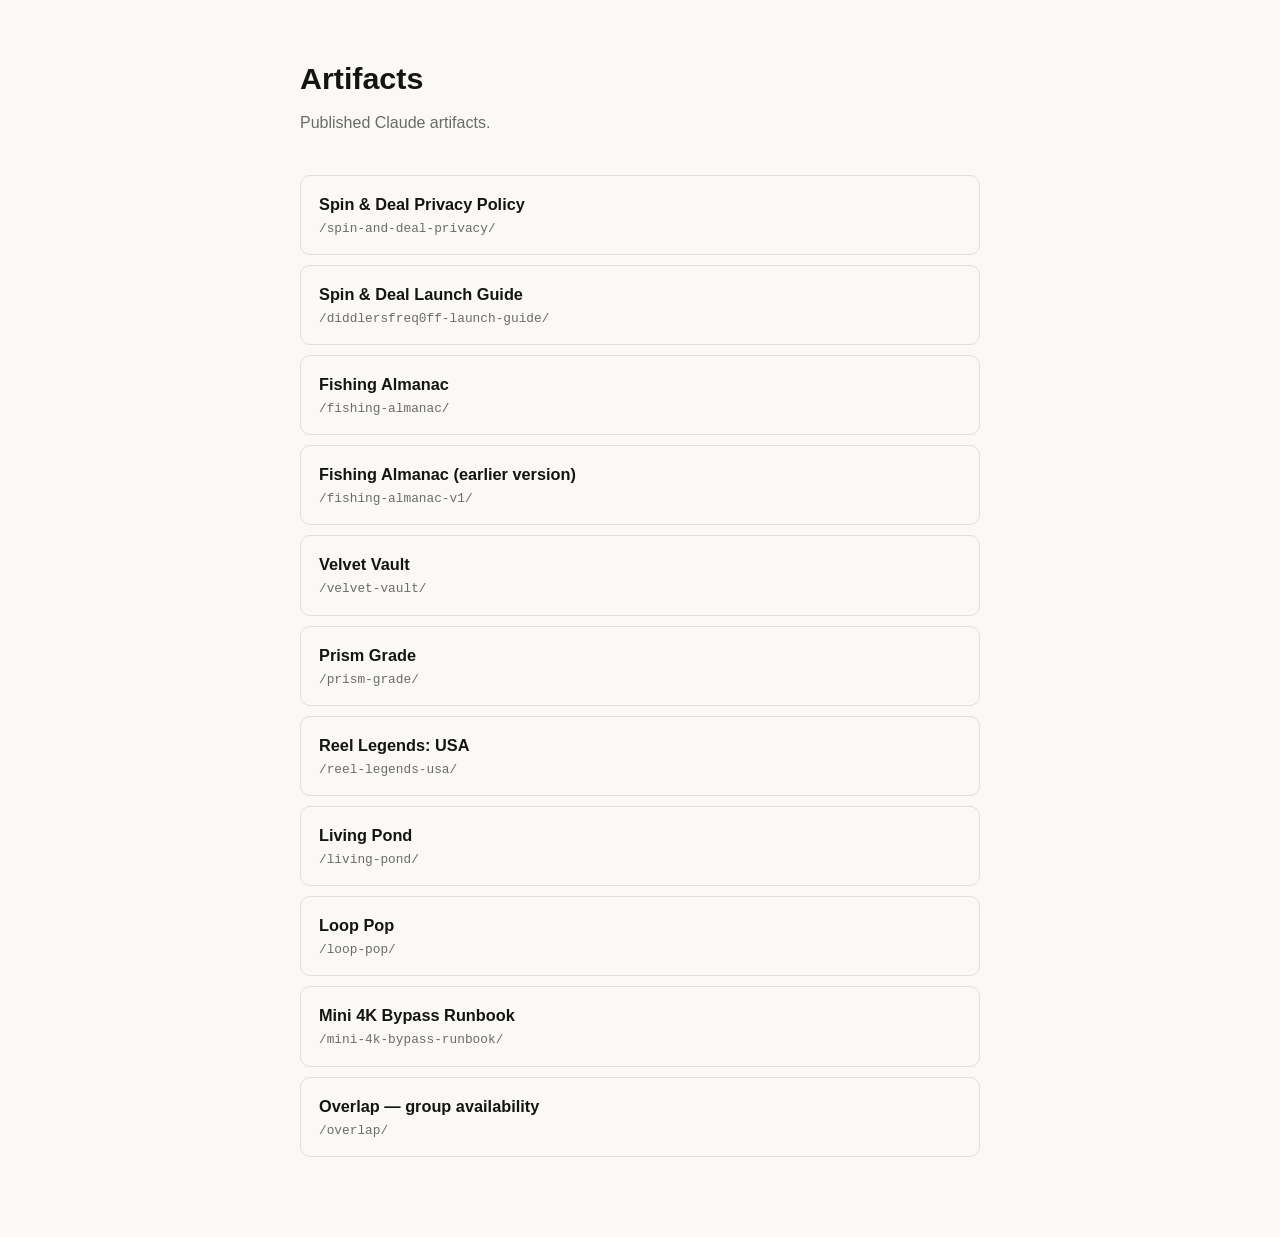
<file: index.html>
<!doctype html>
<html lang="en">
<head>
<meta charset="utf-8">
<meta name="viewport" content="width=device-width, initial-scale=1">
<title>Artifacts</title>
<style>
  :root{color-scheme:light dark;--bg:#faf9f5;--ink:#141413;--muted:#6b6b6b;--border:#e3e0d8;--accent:#6d28d9}
  @media (prefers-color-scheme:dark){:root{--bg:#141413;--ink:#f5f3ee;--muted:#a3a097;--border:#2e2c28;--accent:#b892ff}}
  *{box-sizing:border-box}
  body{margin:0;background:var(--bg);color:var(--ink);font-family:-apple-system,BlinkMacSystemFont,"Segoe UI",Roboto,sans-serif;line-height:1.5}
  .wrap{max-width:720px;margin:0 auto;padding:56px 20px 80px}
  h1{font-size:1.9rem;margin:0 0 .3em}
  p.lede{color:var(--muted);margin:0 0 40px}
  ul{list-style:none;margin:0;padding:0;display:flex;flex-direction:column;gap:10px}
  li{border:1px solid var(--border);border-radius:10px}
  a{display:block;padding:16px 18px;color:var(--ink);text-decoration:none}
  a:hover{border-color:var(--accent)}
  a .name{font-weight:600;font-size:1.02rem}
  a .path{display:block;margin-top:2px;font-family:ui-monospace,monospace;font-size:.8rem;color:var(--muted)}
</style>
</head>
<body>
<div class="wrap">
  <h1>Artifacts</h1>
  <p class="lede">Published Claude artifacts.</p>
  <ul>
    <li><a href="spin-and-deal-privacy/"><span class="name">Spin &amp; Deal Privacy Policy</span><span class="path">/spin-and-deal-privacy/</span></a></li>
    <li><a href="diddlersfreq0ff-launch-guide/"><span class="name">Spin &amp; Deal Launch Guide</span><span class="path">/diddlersfreq0ff-launch-guide/</span></a></li>
    <li><a href="fishing-almanac/"><span class="name">Fishing Almanac</span><span class="path">/fishing-almanac/</span></a></li>
    <li><a href="fishing-almanac-v1/"><span class="name">Fishing Almanac (earlier version)</span><span class="path">/fishing-almanac-v1/</span></a></li>
    <li><a href="velvet-vault/"><span class="name">Velvet Vault</span><span class="path">/velvet-vault/</span></a></li>
    <li><a href="prism-grade/"><span class="name">Prism Grade</span><span class="path">/prism-grade/</span></a></li>
    <li><a href="reel-legends-usa/"><span class="name">Reel Legends: USA</span><span class="path">/reel-legends-usa/</span></a></li>
    <li><a href="living-pond/"><span class="name">Living Pond</span><span class="path">/living-pond/</span></a></li>
    <li><a href="loop-pop/"><span class="name">Loop Pop</span><span class="path">/loop-pop/</span></a></li>
    <li><a href="mini-4k-bypass-runbook/"><span class="name">Mini 4K Bypass Runbook</span><span class="path">/mini-4k-bypass-runbook/</span></a></li>
    <li><a href="overlap/"><span class="name">Overlap — group availability</span><span class="path">/overlap/</span></a></li>
  </ul>
</div>
</body>
</html>
</file>
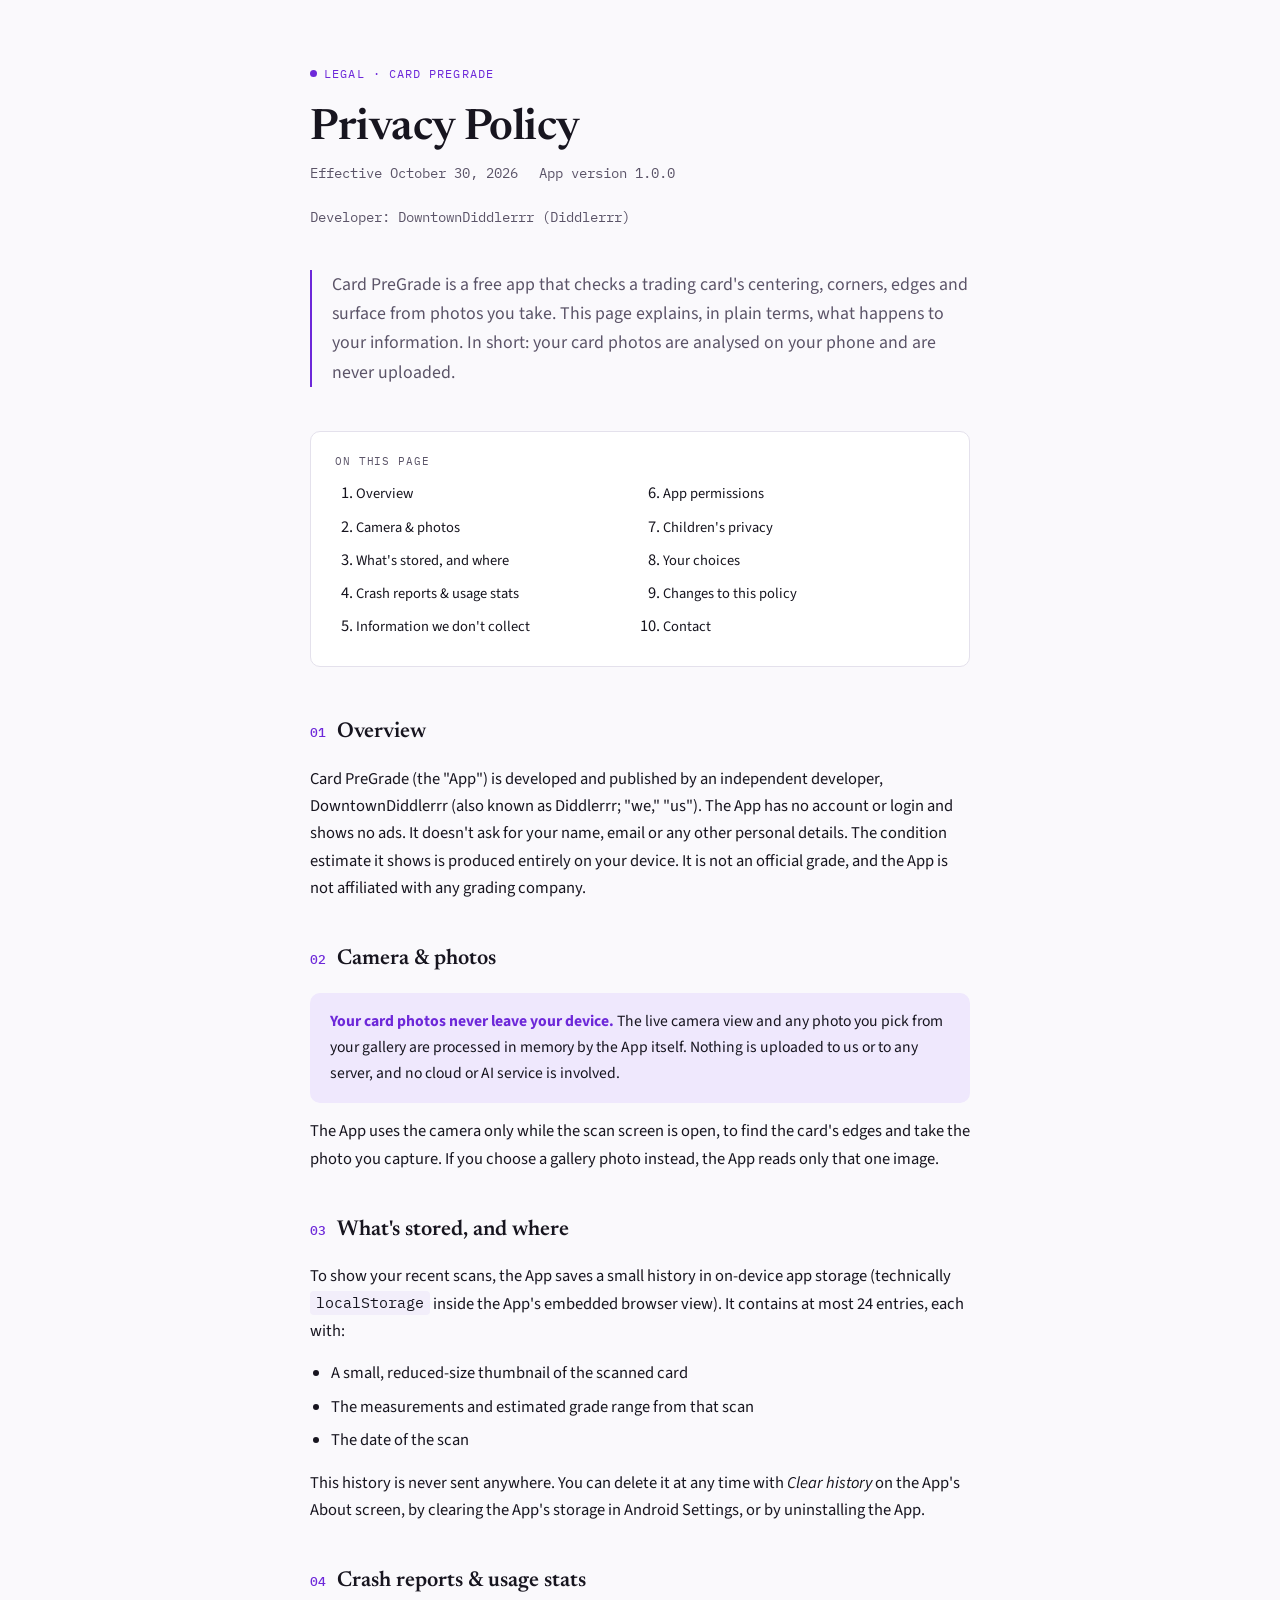
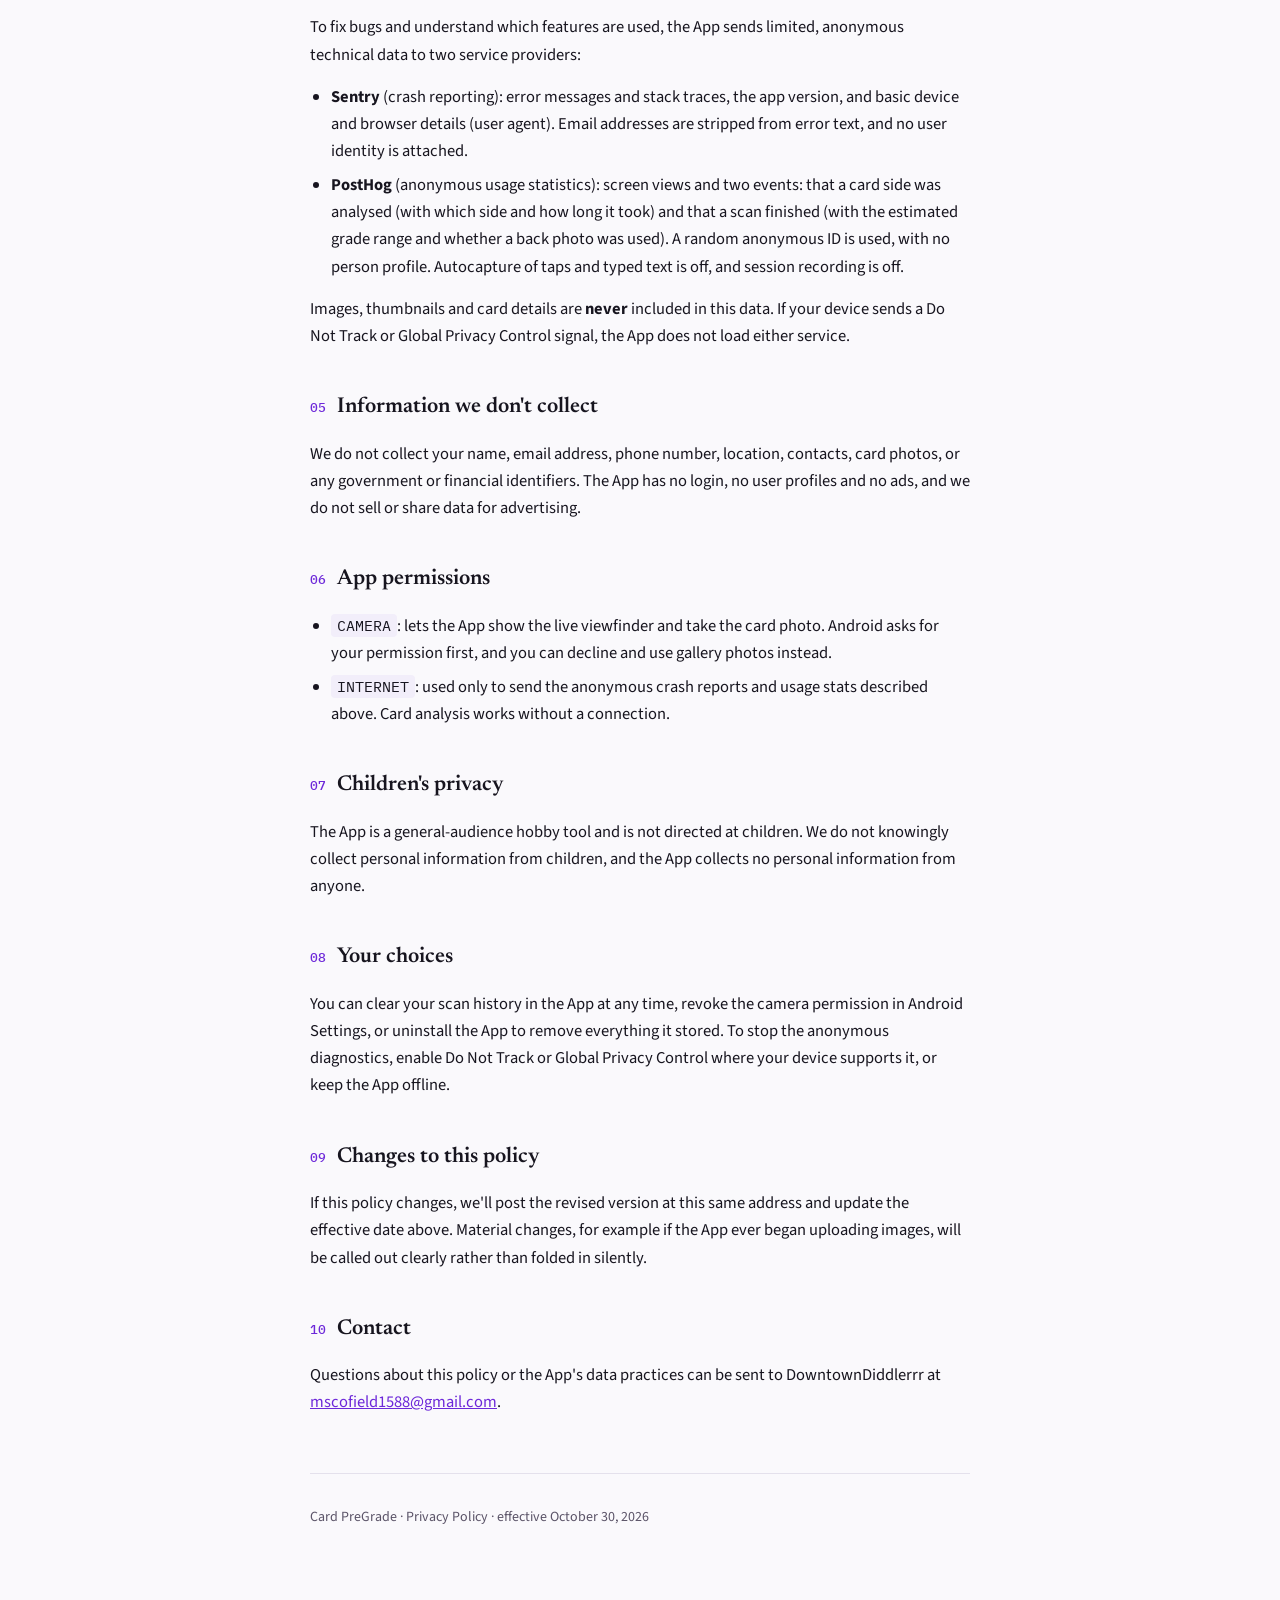
<file: card-pregrade-privacy/index.html>
<!doctype html><html><head><meta charset=utf8><meta name=viewport content="width=device-width,initial-scale=1"><style>:root{color-scheme:light}body{margin:0;padding:0;font:14px -apple-system,BlinkMacSystemFont,sans-serif;background:#faf9f5;color:#141413}img{max-width:100%}[hidden]:not([hidden=until-found i]){display:none!important}</style></head><body>
<title>Card PreGrade Privacy Policy</title>
<style>
@import url('https://fonts.googleapis.com/css2?family=Newsreader:opsz,wght@6..72,400;6..72,500;6..72,600&family=Source+Sans+3:wght@400;500;600&family=IBM+Plex+Mono:wght@500&display=swap');

:root{
  --bg:#faf9fc;
  --surface:#ffffff;
  --text:#17151f;
  --text-muted:#5b5468;
  --accent:#6d28d9;
  --accent-soft:#efe8fd;
  --border:#e4e1ec;
  --code-bg:#f2eefa;
}
@media (prefers-color-scheme: dark){
  :root:not([data-theme="light"]){
    --bg:#0d0b14;
    --surface:#15121f;
    --text:#ece9f4;
    --text-muted:#a79fbd;
    --accent:#b892ff;
    --accent-soft:#241c3a;
    --border:#282239;
    --code-bg:#1b1729;
  }
}
:root[data-theme="dark"]{
  --bg:#0d0b14;
  --surface:#15121f;
  --text:#ece9f4;
  --text-muted:#a79fbd;
  --accent:#b892ff;
  --accent-soft:#241c3a;
  --border:#282239;
  --code-bg:#1b1729;
}

*{box-sizing:border-box}
body{
  margin:0;
  background:var(--bg);
  color:var(--text);
  font-family:'Source Sans 3',ui-sans-serif,system-ui,sans-serif;
  font-size:16.5px;
  line-height:1.65;
}
.wrap{
  max-width:700px;
  margin:0 auto;
  padding:64px 20px 96px;
}
.eyebrow{
  font-family:'IBM Plex Mono',ui-monospace,monospace;
  font-size:12px;
  letter-spacing:.09em;
  text-transform:uppercase;
  color:var(--accent);
  display:flex;
  align-items:center;
  gap:.6em;
}
.eyebrow .dot{width:7px;height:7px;border-radius:50%;background:var(--accent);display:inline-block}
h1{
  font-family:'Newsreader',Georgia,serif;
  font-weight:600;
  font-size:clamp(2rem,5vw,2.7rem);
  line-height:1.12;
  margin:.5em 0 .2em;
  text-wrap:balance;
  letter-spacing:-.01em;
}
.meta{
  color:var(--text-muted);
  font-size:14px;
  font-family:'IBM Plex Mono',ui-monospace,monospace;
  margin:0 0 40px;
  display:flex;
  gap:1.5em;
  flex-wrap:wrap;
}
.lede{
  font-size:1.08em;
  color:var(--text-muted);
  border-left:2px solid var(--accent);
  padding-left:1.1em;
  margin:0 0 44px;
}
nav.toc{
  background:var(--surface);
  border:1px solid var(--border);
  border-radius:10px;
  padding:20px 24px;
  margin:0 0 48px;
}
nav.toc .cap{
  font-family:'IBM Plex Mono',ui-monospace,monospace;
  font-size:11px;
  letter-spacing:.08em;
  text-transform:uppercase;
  color:var(--text-muted);
  margin:0 0 10px;
}
nav.toc ol{
  margin:0;
  padding-left:1.3em;
  columns:2;
  column-gap:24px;
}
nav.toc li{margin:0 0 6px;break-inside:avoid}
nav.toc a{color:var(--text);text-decoration:none;font-size:14.5px}
nav.toc a:hover{color:var(--accent)}

section{margin:0 0 40px;scroll-margin-top:24px}
section h2{
  font-family:'Newsreader',Georgia,serif;
  font-weight:600;
  font-size:1.35rem;
  margin:0 0 .1em;
  display:flex;
  align-items:baseline;
  gap:.5em;
}
section h2 .num{
  font-family:'IBM Plex Mono',ui-monospace,monospace;
  font-size:.62em;
  color:var(--accent);
  font-weight:500;
}
section p{margin:.9em 0}
section ul{margin:.9em 0;padding-left:1.3em}
section li{margin:.4em 0}
code{
  font-family:'IBM Plex Mono',ui-monospace,monospace;
  font-size:.88em;
  background:var(--code-bg);
  padding:.15em .4em;
  border-radius:4px;
}
.callout{
  background:var(--accent-soft);
  border-radius:10px;
  padding:16px 20px;
  font-size:.95em;
  margin:1em 0;
}
.callout strong{color:var(--accent)}
a{color:var(--accent)}
hr.rule{border:none;border-top:1px solid var(--border);margin:56px 0 32px}
footer{color:var(--text-muted);font-size:14px}
footer a{color:var(--text-muted)}
@media (max-width:520px){
  nav.toc ol{columns:1}
}
</style>

<div class="wrap">
  <div class="eyebrow"><span class="dot"></span>Legal &middot; Card PreGrade</div>
  <h1>Privacy Policy</h1>
  <div class="meta">
    <span>Effective October 30, 2026</span>
    <span>App version 1.0.0</span>
    <span>Developer: DowntownDiddlerrr (Diddlerrr)</span>
  </div>

  <p class="lede">Card PreGrade is a free app that checks a trading card's centering, corners, edges and surface from photos you take. This page explains, in plain terms, what happens to your information. In short: your card photos are analysed on your phone and are never uploaded.</p>

  <nav class="toc">
    <p class="cap">On this page</p>
    <ol>
      <li><a href="#overview">Overview</a></li>
      <li><a href="#photos">Camera &amp; photos</a></li>
      <li><a href="#local-storage">What's stored, and where</a></li>
      <li><a href="#diagnostics">Crash reports &amp; usage stats</a></li>
      <li><a href="#not-collected">Information we don't collect</a></li>
      <li><a href="#permissions">App permissions</a></li>
      <li><a href="#children">Children's privacy</a></li>
      <li><a href="#choices">Your choices</a></li>
      <li><a href="#changes">Changes to this policy</a></li>
      <li><a href="#contact">Contact</a></li>
    </ol>
  </nav>

  <section id="overview">
    <h2><span class="num">01</span>Overview</h2>
    <p>Card PreGrade (the "App") is developed and published by an independent developer, DowntownDiddlerrr (also known as Diddlerrr; "we," "us"). The App has no account or login and shows no ads. It doesn't ask for your name, email or any other personal details. The condition estimate it shows is produced entirely on your device. It is not an official grade, and the App is not affiliated with any grading company.</p>
  </section>

  <section id="photos">
    <h2><span class="num">02</span>Camera &amp; photos</h2>
    <div class="callout"><strong>Your card photos never leave your device.</strong> The live camera view and any photo you pick from your gallery are processed in memory by the App itself. Nothing is uploaded to us or to any server, and no cloud or AI service is involved.</div>
    <p>The App uses the camera only while the scan screen is open, to find the card's edges and take the photo you capture. If you choose a gallery photo instead, the App reads only that one image.</p>
  </section>

  <section id="local-storage">
    <h2><span class="num">03</span>What's stored, and where</h2>
    <p>To show your recent scans, the App saves a small history in on‑device app storage (technically <code>localStorage</code> inside the App's embedded browser view). It contains at most 24 entries, each with:</p>
    <ul>
      <li>A small, reduced‑size thumbnail of the scanned card</li>
      <li>The measurements and estimated grade range from that scan</li>
      <li>The date of the scan</li>
    </ul>
    <p>This history is never sent anywhere. You can delete it at any time with <em>Clear history</em> on the App's About screen, by clearing the App's storage in Android Settings, or by uninstalling the App.</p>
  </section>

  <section id="diagnostics">
    <h2><span class="num">04</span>Crash reports &amp; usage stats</h2>
    <p>To fix bugs and understand which features are used, the App sends limited, anonymous technical data to two service providers:</p>
    <ul>
      <li><strong>Sentry</strong> (crash reporting): error messages and stack traces, the app version, and basic device and browser details (user agent). Email addresses are stripped from error text, and no user identity is attached.</li>
      <li><strong>PostHog</strong> (anonymous usage statistics): screen views and two events: that a card side was analysed (with which side and how long it took) and that a scan finished (with the estimated grade range and whether a back photo was used). A random anonymous ID is used, with no person profile. Autocapture of taps and typed text is off, and session recording is off.</li>
    </ul>
    <p>Images, thumbnails and card details are <strong>never</strong> included in this data. If your device sends a Do Not Track or Global Privacy Control signal, the App does not load either service.</p>
  </section>

  <section id="not-collected">
    <h2><span class="num">05</span>Information we don't collect</h2>
    <p>We do not collect your name, email address, phone number, location, contacts, card photos, or any government or financial identifiers. The App has no login, no user profiles and no ads, and we do not sell or share data for advertising.</p>
  </section>

  <section id="permissions">
    <h2><span class="num">06</span>App permissions</h2>
    <ul>
      <li><code>CAMERA</code>: lets the App show the live viewfinder and take the card photo. Android asks for your permission first, and you can decline and use gallery photos instead.</li>
      <li><code>INTERNET</code>: used only to send the anonymous crash reports and usage stats described above. Card analysis works without a connection.</li>
    </ul>
  </section>

  <section id="children">
    <h2><span class="num">07</span>Children's privacy</h2>
    <p>The App is a general‑audience hobby tool and is not directed at children. We do not knowingly collect personal information from children, and the App collects no personal information from anyone.</p>
  </section>

  <section id="choices">
    <h2><span class="num">08</span>Your choices</h2>
    <p>You can clear your scan history in the App at any time, revoke the camera permission in Android Settings, or uninstall the App to remove everything it stored. To stop the anonymous diagnostics, enable Do Not Track or Global Privacy Control where your device supports it, or keep the App offline.</p>
  </section>

  <section id="changes">
    <h2><span class="num">09</span>Changes to this policy</h2>
    <p>If this policy changes, we'll post the revised version at this same address and update the effective date above. Material changes, for example if the App ever began uploading images, will be called out clearly rather than folded in silently.</p>
  </section>

  <section id="contact">
    <h2><span class="num">10</span>Contact</h2>
    <p>Questions about this policy or the App's data practices can be sent to DowntownDiddlerrr at <a href="mailto:mscofield1588@gmail.com">mscofield1588@gmail.com</a>.</p>
  </section>

  <hr class="rule">
  <footer>Card PreGrade &middot; Privacy Policy &middot; effective October 30, 2026</footer>
</div>

</body></html>
</file>
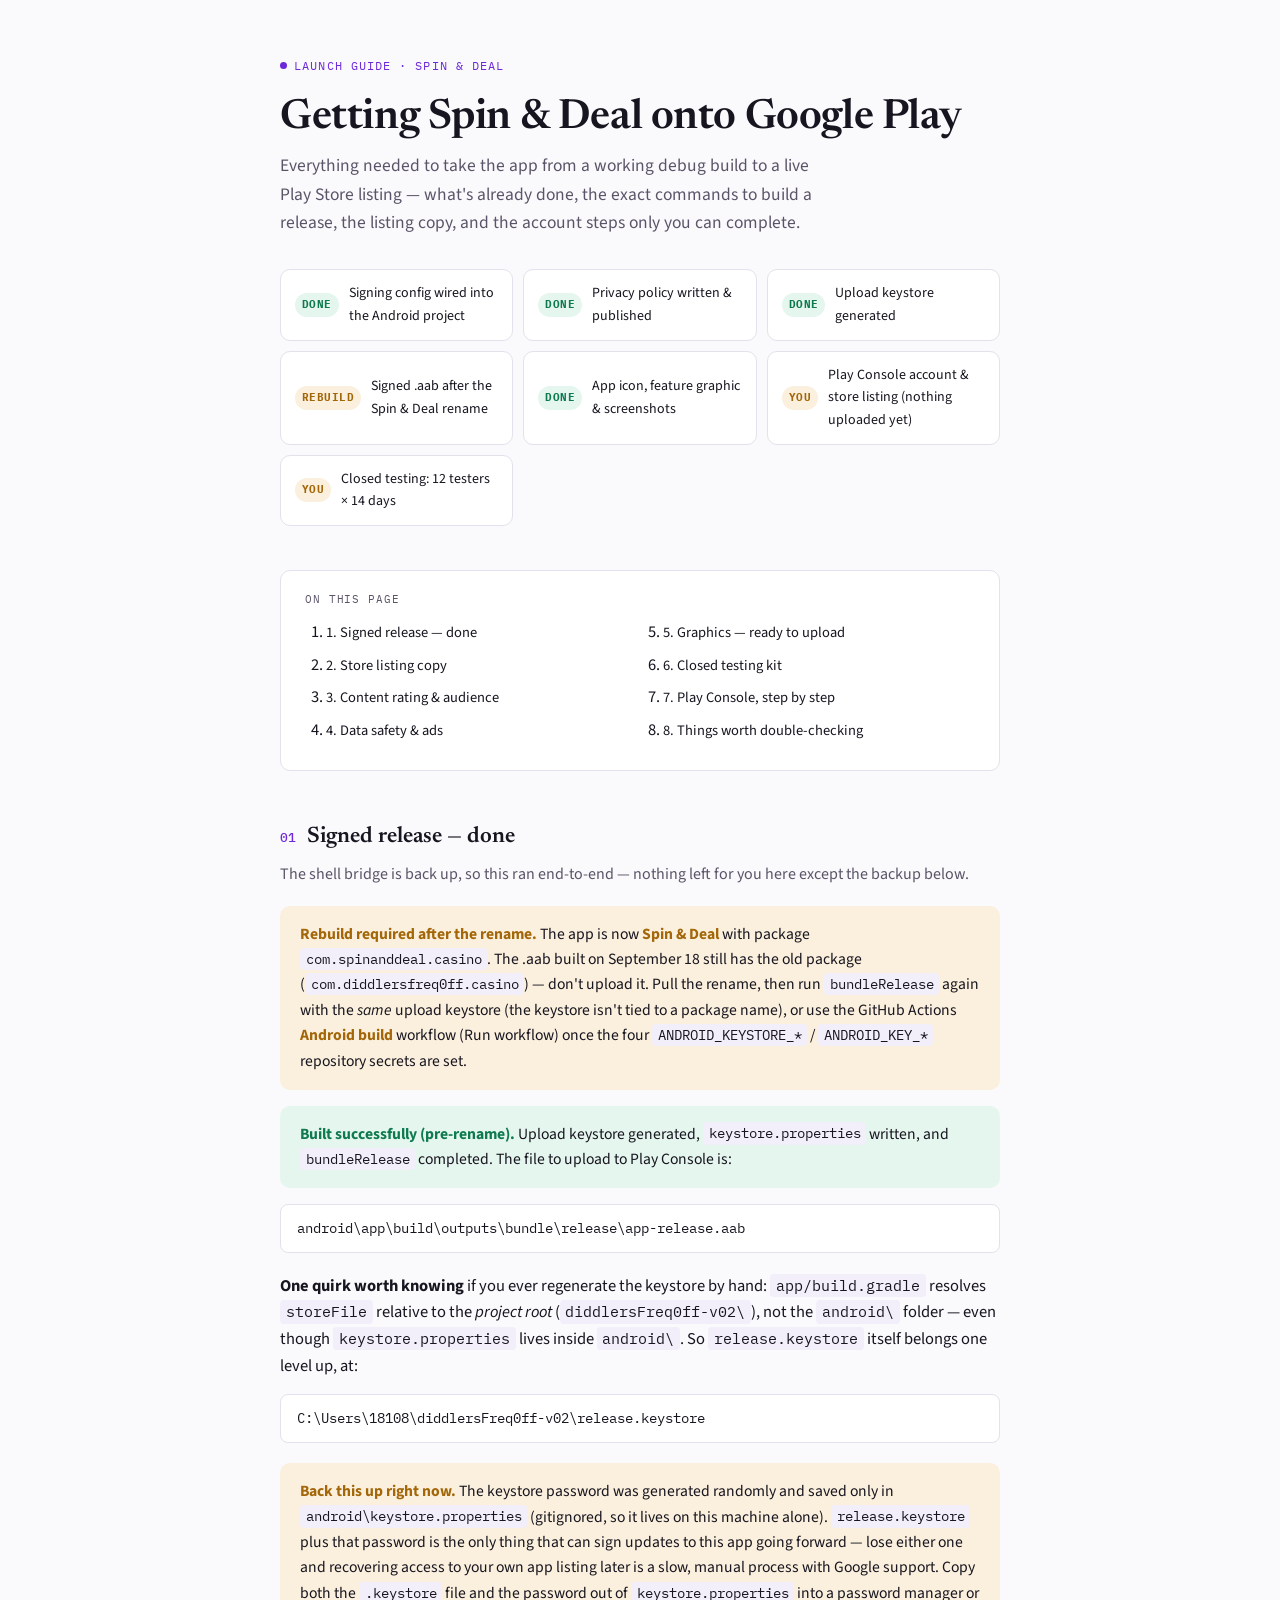
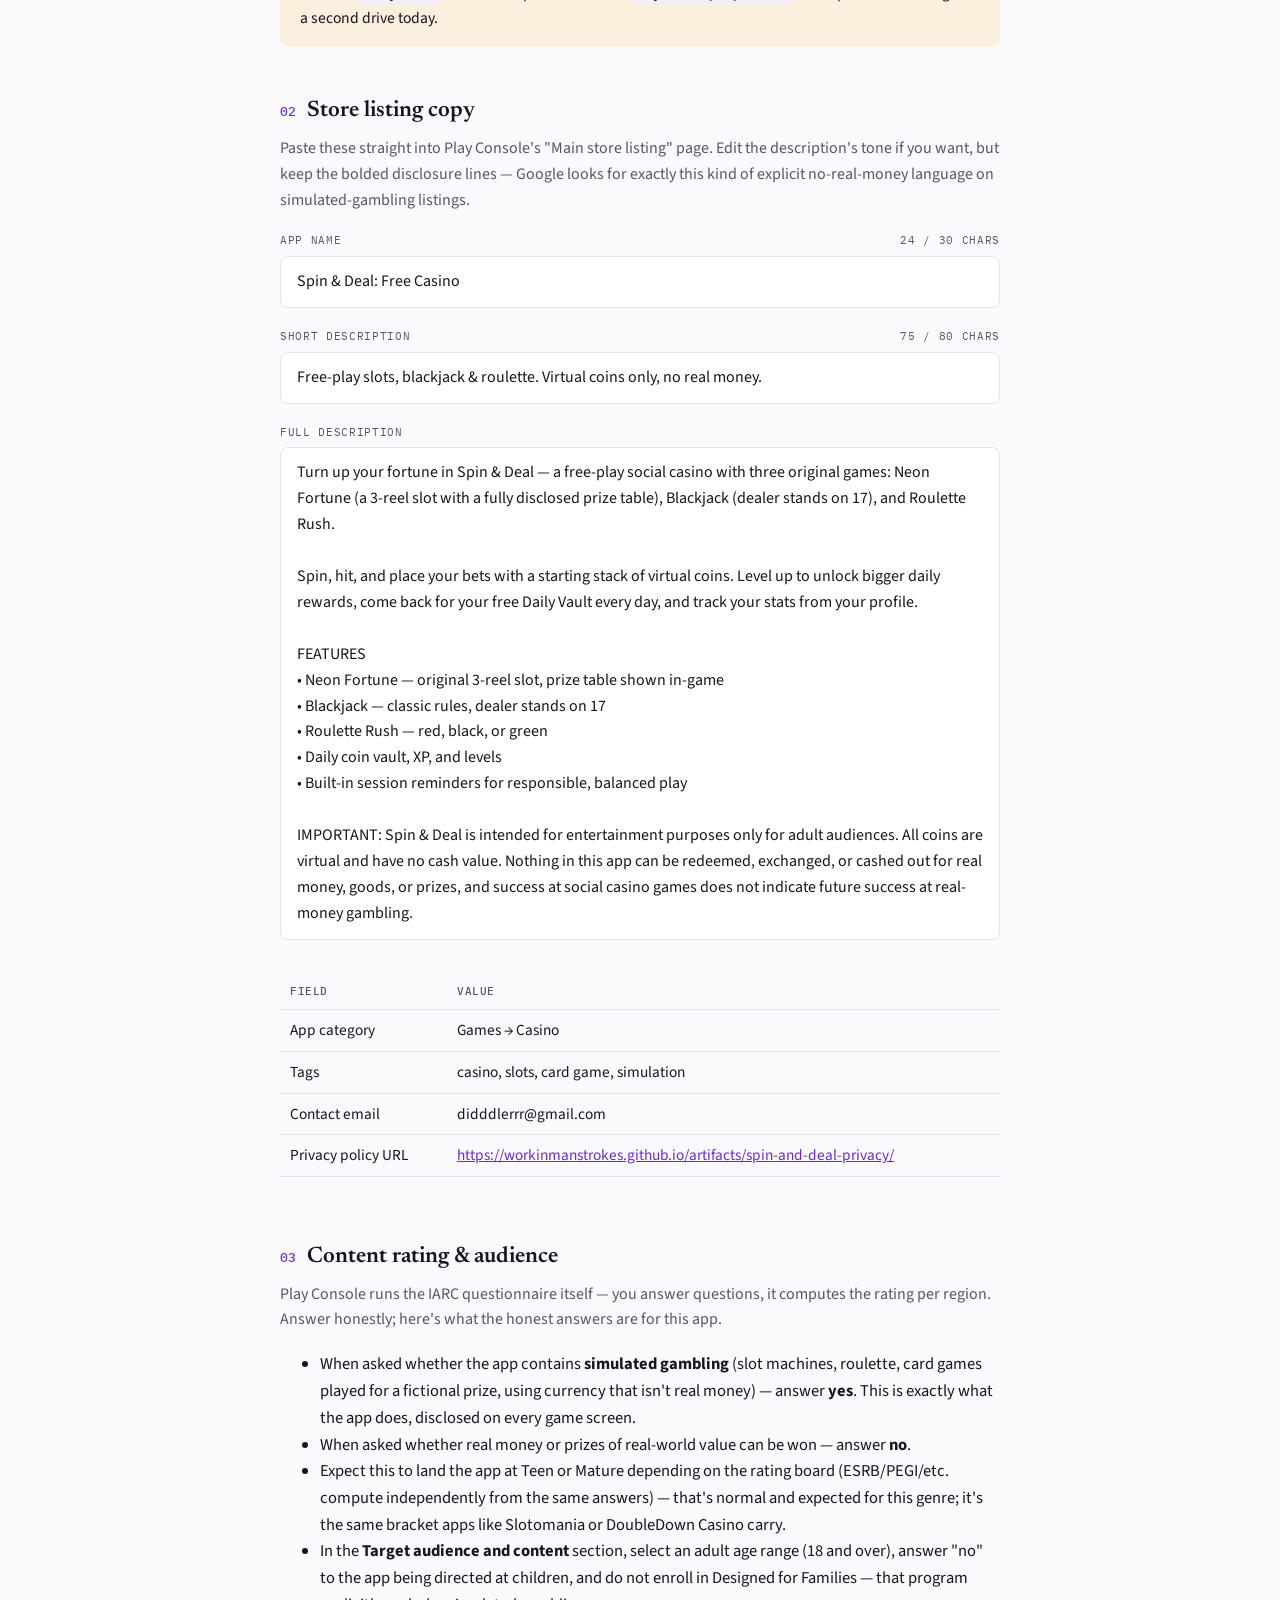
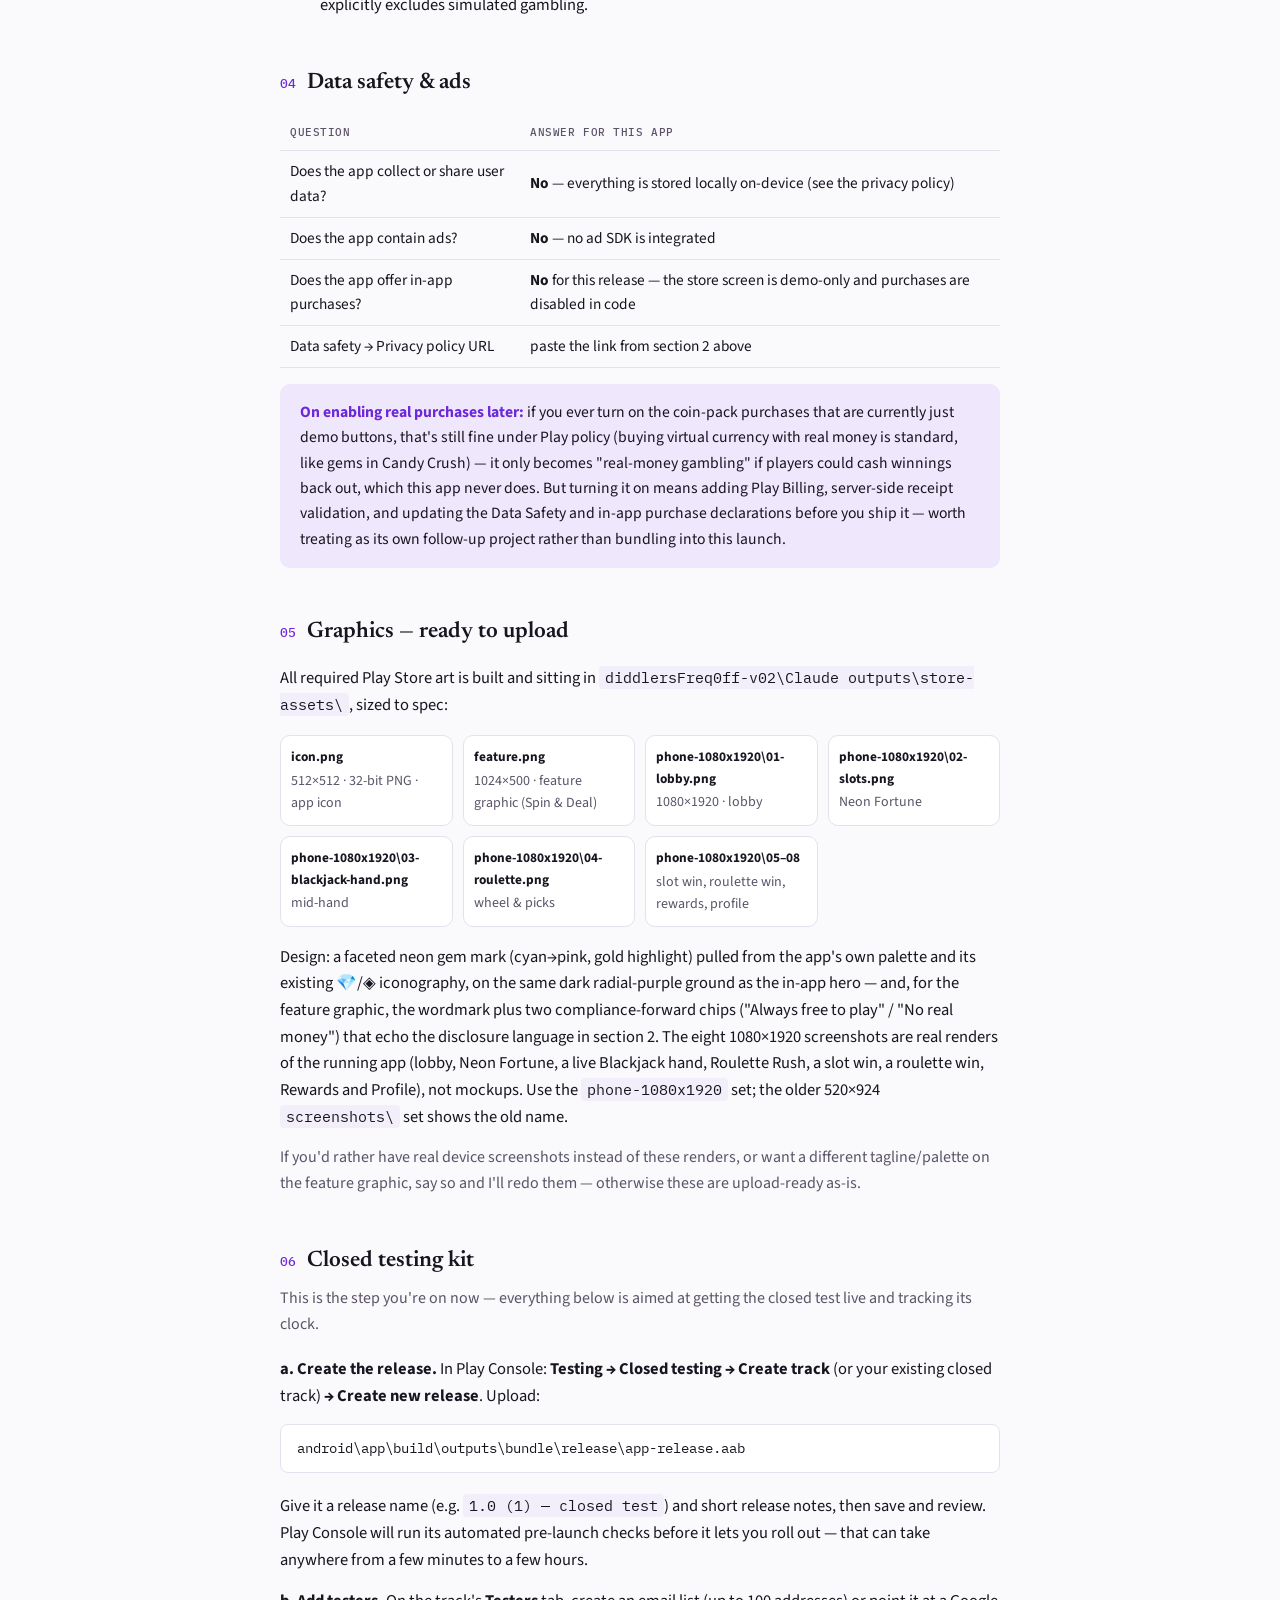
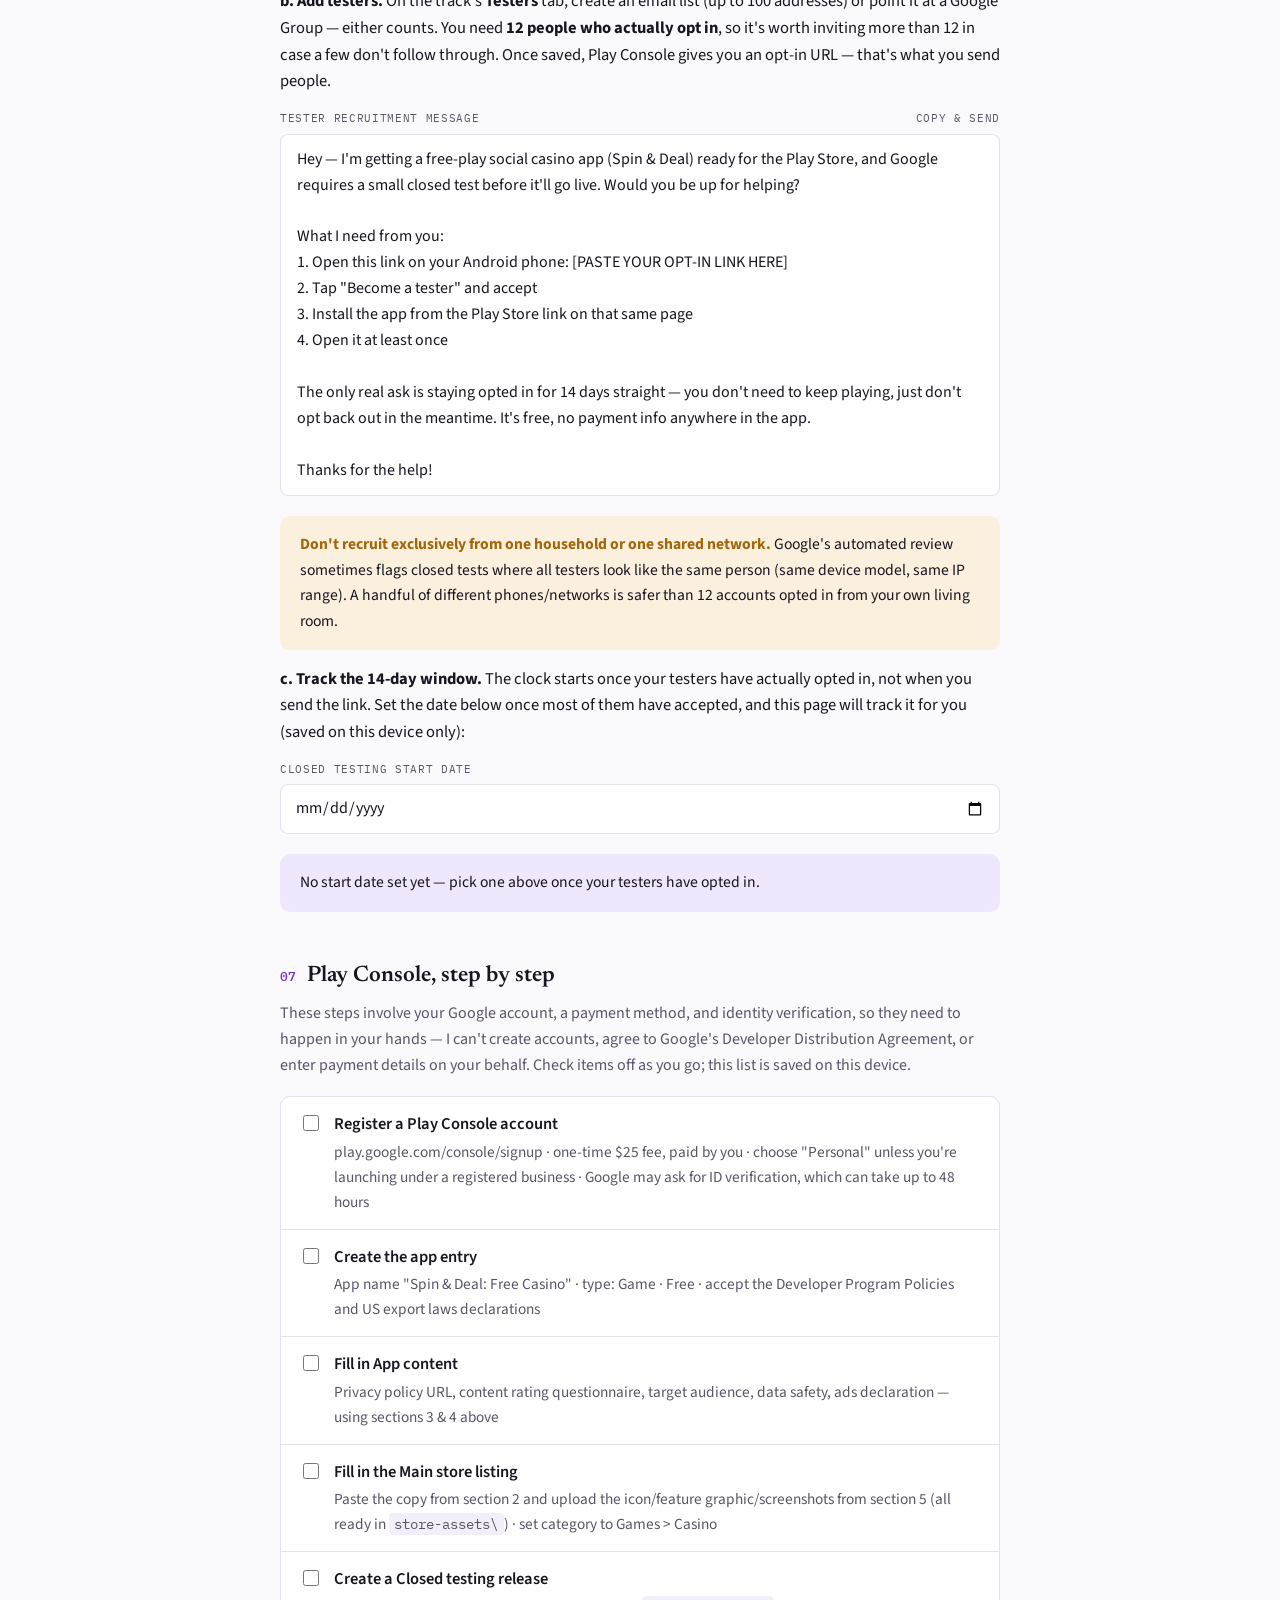
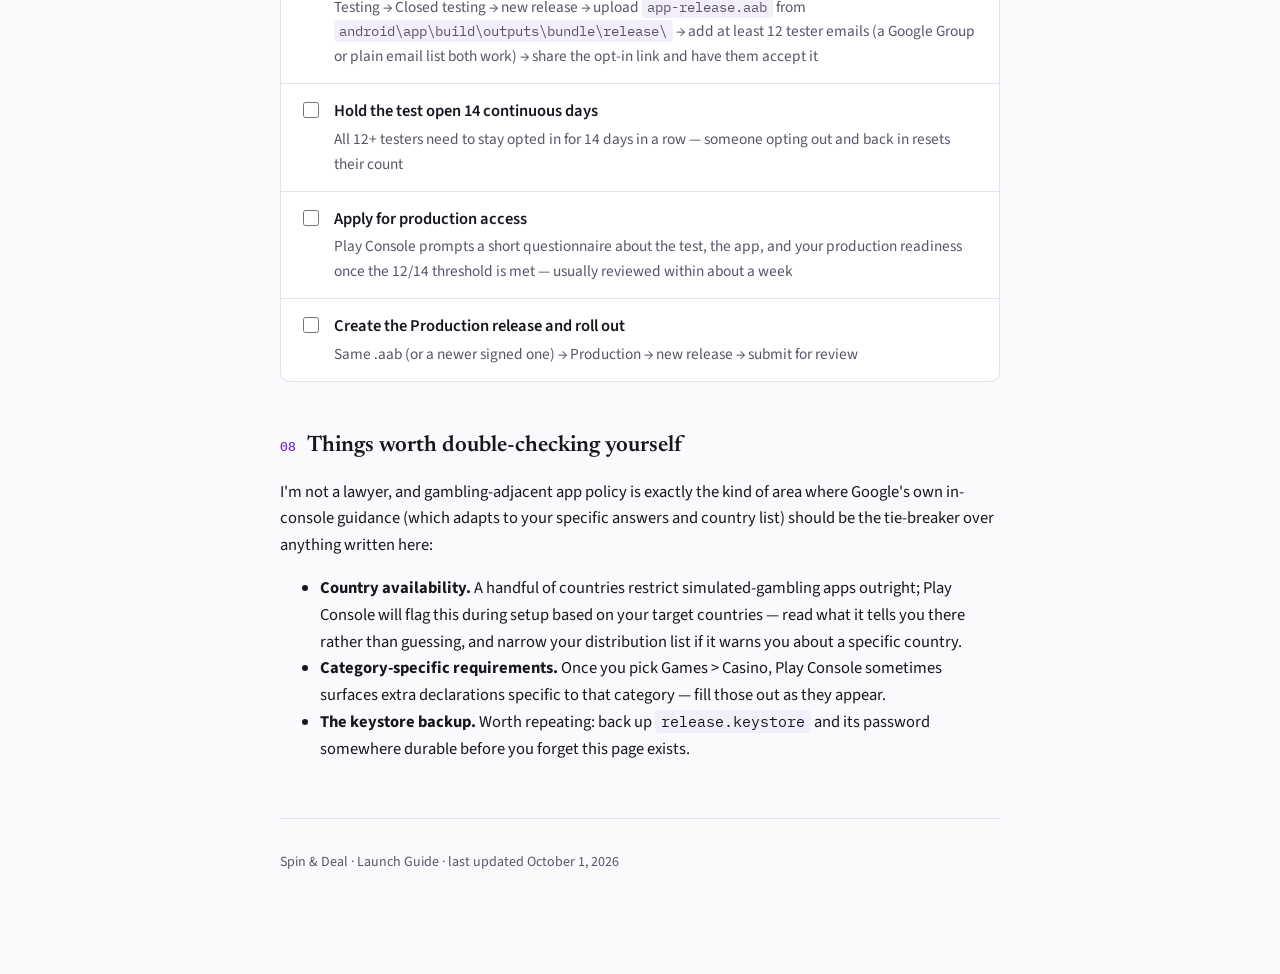
<file: diddlersfreq0ff-launch-guide/index.html>
<!doctype html><html><head><meta charset=utf8><meta name=viewport content="width=device-width,initial-scale=1,viewport-fit=cover"><style>:root{color-scheme:light;box-sizing:border-box;padding-top:env(safe-area-inset-top,0px);padding-bottom:env(safe-area-inset-bottom,0px)}html{scroll-padding-top:env(safe-area-inset-top,0px)}body{margin:0;padding:0;font:14px -apple-system,BlinkMacSystemFont,sans-serif;background:#faf9f5;color:#141413}img{max-width:100%}[hidden]:not([hidden=until-found i]){display:none!important}</style></head><body>
<title>Spin &amp; Deal Launch Guide</title>
<style>
@import url('https://fonts.googleapis.com/css2?family=Newsreader:opsz,wght@6..72,400;6..72,500;6..72,600&family=Source+Sans+3:wght@400;500;600&family=IBM+Plex+Mono:wght@500&display=swap');

:root{
  --bg:#faf9fc;
  --surface:#ffffff;
  --text:#17151f;
  --text-muted:#5b5468;
  --accent:#6d28d9;
  --accent-soft:#efe8fd;
  --border:#e4e1ec;
  --code-bg:#f2eefa;
  --good:#0f7a4f;
  --good-soft:#e5f6ee;
  --pending:#a3670a;
  --pending-soft:#fbf0dd;
}
@media (prefers-color-scheme: dark){
  :root:not([data-theme="light"]){
    --bg:#0d0b14; --surface:#15121f; --text:#ece9f4; --text-muted:#a79fbd;
    --accent:#b892ff; --accent-soft:#241c3a; --border:#282239; --code-bg:#1b1729;
    --good:#57d99b; --good-soft:#122a20; --pending:#e8b558; --pending-soft:#2c2210;
  }
}
:root[data-theme="dark"]{
  --bg:#0d0b14; --surface:#15121f; --text:#ece9f4; --text-muted:#a79fbd;
  --accent:#b892ff; --accent-soft:#241c3a; --border:#282239; --code-bg:#1b1729;
  --good:#57d99b; --good-soft:#122a20; --pending:#e8b558; --pending-soft:#2c2210;
}

*{box-sizing:border-box}
body{margin:0;background:var(--bg);color:var(--text);font-family:'Source Sans 3',ui-sans-serif,system-ui,sans-serif;font-size:16.5px;line-height:1.62}
.wrap{max-width:760px;margin:0 auto;padding:56px 20px 100px}
.eyebrow{font-family:'IBM Plex Mono',ui-monospace,monospace;font-size:12px;letter-spacing:.09em;text-transform:uppercase;color:var(--accent);display:flex;align-items:center;gap:.6em}
.eyebrow .dot{width:7px;height:7px;border-radius:50%;background:var(--accent);display:inline-block}
h1{font-family:'Newsreader',Georgia,serif;font-weight:600;font-size:clamp(2rem,5vw,2.6rem);line-height:1.1;margin:.5em 0 .25em;text-wrap:balance;letter-spacing:-.01em}
.lede{font-size:1.06em;color:var(--text-muted);margin:0 0 32px;max-width:60ch}

.status{display:grid;grid-template-columns:repeat(auto-fit,minmax(200px,1fr));gap:10px;margin:0 0 44px}
.status .pill{border:1px solid var(--border);background:var(--surface);border-radius:10px;padding:12px 14px;display:flex;align-items:center;gap:10px;font-size:14px}
.status .pill b{font-family:'IBM Plex Mono',ui-monospace,monospace;font-size:11px;letter-spacing:.04em;padding:3px 7px;border-radius:20px;flex-shrink:0}
.status .pill.done b{background:var(--good-soft);color:var(--good)}
.status .pill.pending b{background:var(--pending-soft);color:var(--pending)}

nav.toc{background:var(--surface);border:1px solid var(--border);border-radius:10px;padding:20px 24px;margin:0 0 48px}
nav.toc .cap{font-family:'IBM Plex Mono',ui-monospace,monospace;font-size:11px;letter-spacing:.08em;text-transform:uppercase;color:var(--text-muted);margin:0 0 10px}
nav.toc ol{margin:0;padding-left:1.3em;columns:2;column-gap:24px}
nav.toc li{margin:0 0 6px;break-inside:avoid}
nav.toc a{color:var(--text);text-decoration:none;font-size:14.5px}
nav.toc a:hover{color:var(--accent)}

section{margin:0 0 46px;scroll-margin-top:24px}
section h2{font-family:'Newsreader',Georgia,serif;font-weight:600;font-size:1.4rem;margin:0 0 .3em;display:flex;align-items:baseline;gap:.5em}
section h2 .num{font-family:'IBM Plex Mono',ui-monospace,monospace;font-size:.6em;color:var(--accent);font-weight:500}
section .sub{color:var(--text-muted);margin:0 0 18px;font-size:.97em}
section p{margin:.9em 0}

.field{margin:0 0 20px}
.field .label{font-family:'IBM Plex Mono',ui-monospace,monospace;font-size:11px;letter-spacing:.06em;text-transform:uppercase;color:var(--text-muted);margin:0 0 6px;display:flex;justify-content:space-between}
.field .box{background:var(--surface);border:1px solid var(--border);border-radius:8px;padding:12px 16px;white-space:pre-wrap;font-size:.97em}
.field .box.mono{font-family:'IBM Plex Mono',ui-monospace,monospace;font-size:.85em}

pre{background:var(--code-bg);border:1px solid var(--border);border-radius:8px;padding:16px 18px;overflow-x:auto;font-family:'IBM Plex Mono',ui-monospace,monospace;font-size:.85em;line-height:1.55;margin:.9em 0}
code{font-family:'IBM Plex Mono',ui-monospace,monospace;font-size:.88em;background:var(--code-bg);padding:.15em .4em;border-radius:4px}
pre code{background:none;padding:0}

.checklist{list-style:none;margin:0;padding:0;border:1px solid var(--border);border-radius:10px;overflow:hidden;background:var(--surface)}
.checklist li{border-top:1px solid var(--border)}
.checklist li:first-child{border-top:none}
.checklist label{display:flex;gap:12px;align-items:flex-start;padding:14px 18px;cursor:pointer}
.checklist input{margin-top:4px;width:16px;height:16px;accent-color:var(--accent);flex-shrink:0}
.checklist .t{font-weight:600}
.checklist .d{color:var(--text-muted);font-size:.93em;margin-top:2px}
.checklist input:checked ~ div .t{text-decoration:line-through;text-decoration-color:var(--text-muted);color:var(--text-muted)}

.callout{background:var(--accent-soft);border-radius:10px;padding:16px 20px;font-size:.95em;margin:1em 0}
.callout strong{color:var(--accent)}
.warn{background:var(--pending-soft);border-radius:10px;padding:16px 20px;font-size:.95em;margin:1em 0}
.warn strong{color:var(--pending)}
.done-note{background:var(--good-soft);border-radius:10px;padding:16px 20px;font-size:.95em;margin:1em 0}
.done-note strong{color:var(--good)}

table{width:100%;border-collapse:collapse;margin:1em 0;font-size:.93em}
th,td{text-align:left;padding:8px 10px;border-bottom:1px solid var(--border)}
th{font-family:'IBM Plex Mono',ui-monospace,monospace;font-size:11px;letter-spacing:.05em;text-transform:uppercase;color:var(--text-muted);font-weight:500}
.tablewrap{overflow-x:auto}

.assetgrid{display:grid;grid-template-columns:repeat(auto-fit,minmax(140px,1fr));gap:10px;margin:1em 0}
.assetgrid .a{border:1px solid var(--border);background:var(--surface);border-radius:10px;padding:10px;font-size:.85em}
.assetgrid .a b{display:block;font-size:.95em;margin-bottom:2px}
.assetgrid .a span{color:var(--text-muted)}

hr.rule{border:none;border-top:1px solid var(--border);margin:56px 0 32px}
footer{color:var(--text-muted);font-size:14px}
footer a{color:var(--text-muted)}
a{color:var(--accent)}
@media (max-width:520px){ nav.toc ol{columns:1} }
</style>

<div class="wrap">
  <div class="eyebrow"><span class="dot"></span>Launch Guide &middot; Spin &amp; Deal</div>
  <h1>Getting Spin &amp; Deal onto Google Play</h1>
  <p class="lede">Everything needed to take the app from a working debug build to a live Play Store listing &mdash; what's already done, the exact commands to build a release, the listing copy, and the account steps only you can complete.</p>

  <div class="status" id="status">
    <div class="pill done"><b>DONE</b> Signing config wired into the Android project</div>
    <div class="pill done"><b>DONE</b> Privacy policy written &amp; published</div>
    <div class="pill done"><b>DONE</b> Upload keystore generated</div>
    <div class="pill pending"><b>REBUILD</b> Signed .aab after the Spin &amp; Deal rename</div>
    <div class="pill done"><b>DONE</b> App icon, feature graphic &amp; screenshots</div>
    <div class="pill pending"><b>YOU</b> Play Console account &amp; store listing (nothing uploaded yet)</div>
    <div class="pill pending"><b>YOU</b> Closed testing: 12 testers &times; 14 days</div>
  </div>

  <nav class="toc">
    <p class="cap">On this page</p>
    <ol>
      <li><a href="#build">1. Signed release &mdash; done</a></li>
      <li><a href="#listing">2. Store listing copy</a></li>
      <li><a href="#rating">3. Content rating &amp; audience</a></li>
      <li><a href="#datasafety">4. Data safety &amp; ads</a></li>
      <li><a href="#assets">5. Graphics &mdash; ready to upload</a></li>
      <li><a href="#testkit">6. Closed testing kit</a></li>
      <li><a href="#console">7. Play Console, step by step</a></li>
      <li><a href="#watch">8. Things worth double‑checking</a></li>
    </ol>
  </nav>

  <section id="build">
    <h2><span class="num">01</span>Signed release &mdash; done</h2>
    <p class="sub">The shell bridge is back up, so this ran end-to-end &mdash; nothing left for you here except the backup below.</p>

    <div class="warn"><strong>Rebuild required after the rename.</strong> The app is now <strong>Spin &amp; Deal</strong> with package <code>com.spinanddeal.casino</code>. The .aab built on September 18 still has the old package (<code>com.diddlersfreq0ff.casino</code>) &mdash; don't upload it. Pull the rename, then run <code>bundleRelease</code> again with the <em>same</em> upload keystore (the keystore isn't tied to a package name), or use the GitHub Actions <strong>Android build</strong> workflow (Run workflow) once the four <code>ANDROID_KEYSTORE_*</code> / <code>ANDROID_KEY_*</code> repository secrets are set.</div>

    <div class="done-note"><strong>Built successfully (pre-rename).</strong> Upload keystore generated, <code>keystore.properties</code> written, and <code>bundleRelease</code> completed. The file to upload to Play Console is:</div>
    <div class="field"><div class="box mono">android\app\build\outputs\bundle\release\app-release.aab</div></div>

    <p><strong>One quirk worth knowing</strong> if you ever regenerate the keystore by hand: <code>app/build.gradle</code> resolves <code>storeFile</code> relative to the <em>project root</em> (<code>diddlersFreq0ff-v02\</code>), not the <code>android\</code> folder &mdash; even though <code>keystore.properties</code> lives inside <code>android\</code>. So <code>release.keystore</code> itself belongs one level up, at:</p>
    <div class="field"><div class="box mono">C:\Users\18108\diddlersFreq0ff-v02\release.keystore</div></div>

    <div class="warn"><strong>Back this up right now.</strong> The keystore password was generated randomly and saved only in <code>android\keystore.properties</code> (gitignored, so it lives on this machine alone). <code>release.keystore</code> plus that password is the only thing that can sign updates to this app going forward &mdash; lose either one and recovering access to your own app listing later is a slow, manual process with Google support. Copy both the <code>.keystore</code> file and the password out of <code>keystore.properties</code> into a password manager or a second drive today.</div>
  </section>

  <section id="listing">
    <h2><span class="num">02</span>Store listing copy</h2>
    <p class="sub">Paste these straight into Play Console's "Main store listing" page. Edit the description's tone if you want, but keep the bolded disclosure lines &mdash; Google looks for exactly this kind of explicit no‑real‑money language on simulated‑gambling listings.</p>

    <div class="field">
      <div class="label">App name <span>24 / 30 chars</span></div>
      <div class="box">Spin &amp; Deal: Free Casino</div>
    </div>

    <div class="field">
      <div class="label">Short description <span>75 / 80 chars</span></div>
      <div class="box">Free-play slots, blackjack &amp; roulette. Virtual coins only, no real money.</div>
    </div>

    <div class="field">
      <div class="label">Full description</div>
      <div class="box">Turn up your fortune in Spin &amp; Deal &mdash; a free-play social casino with three original games: Neon Fortune (a 3-reel slot with a fully disclosed prize table), Blackjack (dealer stands on 17), and Roulette Rush.

Spin, hit, and place your bets with a starting stack of virtual coins. Level up to unlock bigger daily rewards, come back for your free Daily Vault every day, and track your stats from your profile.

FEATURES
&bull; Neon Fortune &mdash; original 3-reel slot, prize table shown in-game
&bull; Blackjack &mdash; classic rules, dealer stands on 17
&bull; Roulette Rush &mdash; red, black, or green
&bull; Daily coin vault, XP, and levels
&bull; Built-in session reminders for responsible, balanced play

IMPORTANT: Spin &amp; Deal is intended for entertainment purposes only for adult audiences. All coins are virtual and have no cash value. Nothing in this app can be redeemed, exchanged, or cashed out for real money, goods, or prizes, and success at social casino games does not indicate future success at real-money gambling.</div>
    </div>

    <div class="tablewrap"><table>
      <tr><th>Field</th><th>Value</th></tr>
      <tr><td>App category</td><td>Games &rarr; Casino</td></tr>
      <tr><td>Tags</td><td>casino, slots, card game, simulation</td></tr>
      <tr><td>Contact email</td><td>didddlerrr@gmail.com</td></tr>
      <tr><td>Privacy policy URL</td><td><a href="https://workinmanstrokes.github.io/artifacts/spin-and-deal-privacy/" target="_blank" rel="noopener">https://workinmanstrokes.github.io/artifacts/spin-and-deal-privacy/</a></td></tr>
    </table></div>
  </section>

  <section id="rating">
    <h2><span class="num">03</span>Content rating &amp; audience</h2>
    <p class="sub">Play Console runs the IARC questionnaire itself &mdash; you answer questions, it computes the rating per region. Answer honestly; here's what the honest answers are for this app.</p>
    <ul>
      <li>When asked whether the app contains <strong>simulated gambling</strong> (slot machines, roulette, card games played for a fictional prize, using currency that isn't real money) &mdash; answer <strong>yes</strong>. This is exactly what the app does, disclosed on every game screen.</li>
      <li>When asked whether real money or prizes of real-world value can be won &mdash; answer <strong>no</strong>.</li>
      <li>Expect this to land the app at Teen or Mature depending on the rating board (ESRB/PEGI/etc. compute independently from the same answers) &mdash; that's normal and expected for this genre; it's the same bracket apps like Slotomania or DoubleDown Casino carry.</li>
      <li>In the <strong>Target audience and content</strong> section, select an adult age range (18 and over), answer "no" to the app being directed at children, and do not enroll in Designed for Families &mdash; that program explicitly excludes simulated gambling.</li>
    </ul>
  </section>

  <section id="datasafety">
    <h2><span class="num">04</span>Data safety &amp; ads</h2>
    <table>
      <tr><th>Question</th><th>Answer for this app</th></tr>
      <tr><td>Does the app collect or share user data?</td><td><strong>No</strong> &mdash; everything is stored locally on-device (see the privacy policy)</td></tr>
      <tr><td>Does the app contain ads?</td><td><strong>No</strong> &mdash; no ad SDK is integrated</td></tr>
      <tr><td>Does the app offer in-app purchases?</td><td><strong>No</strong> for this release &mdash; the store screen is demo-only and purchases are disabled in code</td></tr>
      <tr><td>Data safety &rarr; Privacy policy URL</td><td>paste the link from section 2 above</td></tr>
    </table>
    <div class="callout"><strong>On enabling real purchases later:</strong> if you ever turn on the coin-pack purchases that are currently just demo buttons, that's still fine under Play policy (buying virtual currency with real money is standard, like gems in Candy Crush) &mdash; it only becomes "real-money gambling" if players could cash winnings back out, which this app never does. But turning it on means adding Play Billing, server-side receipt validation, and updating the Data Safety and in-app purchase declarations before you ship it &mdash; worth treating as its own follow-up project rather than bundling into this launch.</div>
  </section>

  <section id="assets">
    <h2><span class="num">05</span>Graphics &mdash; ready to upload</h2>
    <p>All required Play Store art is built and sitting in <code>diddlersFreq0ff-v02\Claude outputs\store-assets\</code>, sized to spec:</p>
    <div class="assetgrid">
      <div class="a"><b>icon.png</b><span>512&times;512 &middot; 32-bit PNG &middot; app icon</span></div>
      <div class="a"><b>feature.png</b><span>1024&times;500 &middot; feature graphic (Spin &amp; Deal)</span></div>
      <div class="a"><b>phone-1080x1920\01-lobby.png</b><span>1080&times;1920 &middot; lobby</span></div>
      <div class="a"><b>phone-1080x1920\02-slots.png</b><span>Neon Fortune</span></div>
      <div class="a"><b>phone-1080x1920\03-blackjack-hand.png</b><span>mid-hand</span></div>
      <div class="a"><b>phone-1080x1920\04-roulette.png</b><span>wheel &amp; picks</span></div>
      <div class="a"><b>phone-1080x1920\05&ndash;08</b><span>slot win, roulette win, rewards, profile</span></div>
    </div>
    <p>Design: a faceted neon gem mark (cyan&rarr;pink, gold highlight) pulled from the app's own palette and its existing 💎/◈ iconography, on the same dark radial-purple ground as the in-app hero &mdash; and, for the feature graphic, the wordmark plus two compliance-forward chips ("Always free to play" / "No real money") that echo the disclosure language in section 2. The eight 1080&times;1920 screenshots are real renders of the running app (lobby, Neon Fortune, a live Blackjack hand, Roulette Rush, a slot win, a roulette win, Rewards and Profile), not mockups. Use the <code>phone-1080x1920</code> set; the older 520&times;924 <code>screenshots\</code> set shows the old name.</p>
    <p class="sub">If you'd rather have real device screenshots instead of these renders, or want a different tagline/palette on the feature graphic, say so and I'll redo them &mdash; otherwise these are upload-ready as-is.</p>
  </section>

  <section id="testkit">
    <h2><span class="num">06</span>Closed testing kit</h2>
    <p class="sub">This is the step you're on now &mdash; everything below is aimed at getting the closed test live and tracking its clock.</p>

    <p><strong>a. Create the release.</strong> In Play Console: <strong>Testing &rarr; Closed testing &rarr; Create track</strong> (or your existing closed track) <strong>&rarr; Create new release</strong>. Upload:</p>
    <div class="field"><div class="box mono">android\app\build\outputs\bundle\release\app-release.aab</div></div>
    <p>Give it a release name (e.g. <code>1.0 (1) &mdash; closed test</code>) and short release notes, then save and review. Play Console will run its automated pre-launch checks before it lets you roll out &mdash; that can take anywhere from a few minutes to a few hours.</p>

    <p><strong>b. Add testers.</strong> On the track's <strong>Testers</strong> tab, create an email list (up to 100 addresses) or point it at a Google Group &mdash; either counts. You need <strong>12 people who actually opt in</strong>, so it's worth inviting more than 12 in case a few don't follow through. Once saved, Play Console gives you an opt-in URL &mdash; that's what you send people.</p>

    <div class="field">
      <div class="label">Tester recruitment message <span>copy &amp; send</span></div>
      <div class="box">Hey — I'm getting a free-play social casino app (Spin &amp; Deal) ready for the Play Store, and Google requires a small closed test before it'll go live. Would you be up for helping?

What I need from you:
1. Open this link on your Android phone: [PASTE YOUR OPT-IN LINK HERE]
2. Tap "Become a tester" and accept
3. Install the app from the Play Store link on that same page
4. Open it at least once

The only real ask is staying opted in for 14 days straight — you don't need to keep playing, just don't opt back out in the meantime. It's free, no payment info anywhere in the app.

Thanks for the help!</div>
    </div>

    <div class="warn"><strong>Don't recruit exclusively from one household or one shared network.</strong> Google's automated review sometimes flags closed tests where all testers look like the same person (same device model, same IP range). A handful of different phones/networks is safer than 12 accounts opted in from your own living room.</div>

    <p><strong>c. Track the 14-day window.</strong> The clock starts once your testers have actually opted in, not when you send the link. Set the date below once most of them have accepted, and this page will track it for you (saved on this device only):</p>

    <div class="field">
      <div class="label">Closed testing start date</div>
      <input type="date" id="testStart" style="width:100%;border:1px solid var(--border);border-radius:8px;padding:10px 14px;background:var(--surface);color:var(--text);font:inherit;font-size:.97em">
    </div>
    <div class="done-note" id="testProgress" style="display:none"></div>
    <div class="callout" id="testEmpty">No start date set yet &mdash; pick one above once your testers have opted in.</div>
  </section>

  <section id="console">
    <h2><span class="num">07</span>Play Console, step by step</h2>
    <p class="sub">These steps involve your Google account, a payment method, and identity verification, so they need to happen in your hands &mdash; I can't create accounts, agree to Google's Developer Distribution Agreement, or enter payment details on your behalf. Check items off as you go; this list is saved on this device.</p>
    <ul class="checklist" id="checklist">
      <li><label><input type="checkbox" data-id="c1"><div><div class="t">Register a Play Console account</div><div class="d">play.google.com/console/signup &middot; one-time $25 fee, paid by you &middot; choose "Personal" unless you're launching under a registered business &middot; Google may ask for ID verification, which can take up to 48 hours</div></div></label></li>
      <li><label><input type="checkbox" data-id="c2"><div><div class="t">Create the app entry</div><div class="d">App name "Spin &amp; Deal: Free Casino" &middot; type: Game &middot; Free &middot; accept the Developer Program Policies and US export laws declarations</div></div></label></li>
      <li><label><input type="checkbox" data-id="c3"><div><div class="t">Fill in App content</div><div class="d">Privacy policy URL, content rating questionnaire, target audience, data safety, ads declaration &mdash; using sections 3 &amp; 4 above</div></div></label></li>
      <li><label><input type="checkbox" data-id="c4"><div><div class="t">Fill in the Main store listing</div><div class="d">Paste the copy from section 2 and upload the icon/feature graphic/screenshots from section 5 (all ready in <code>store-assets\</code>) &middot; set category to Games &gt; Casino</div></div></label></li>
      <li><label><input type="checkbox" data-id="c5"><div><div class="t">Create a Closed testing release</div><div class="d">Testing &rarr; Closed testing &rarr; new release &rarr; upload <code>app-release.aab</code> from <code>android\app\build\outputs\bundle\release\</code> &rarr; add at least 12 tester emails (a Google Group or plain email list both work) &rarr; share the opt-in link and have them accept it</div></div></label></li>
      <li><label><input type="checkbox" data-id="c6"><div><div class="t">Hold the test open 14 continuous days</div><div class="d">All 12+ testers need to stay opted in for 14 days in a row &mdash; someone opting out and back in resets their count</div></div></label></li>
      <li><label><input type="checkbox" data-id="c7"><div><div class="t">Apply for production access</div><div class="d">Play Console prompts a short questionnaire about the test, the app, and your production readiness once the 12/14 threshold is met &mdash; usually reviewed within about a week</div></div></label></li>
      <li><label><input type="checkbox" data-id="c8"><div><div class="t">Create the Production release and roll out</div><div class="d">Same .aab (or a newer signed one) &rarr; Production &rarr; new release &rarr; submit for review</div></div></label></li>
    </ul>
  </section>

  <section id="watch">
    <h2><span class="num">08</span>Things worth double-checking yourself</h2>
    <p>I'm not a lawyer, and gambling-adjacent app policy is exactly the kind of area where Google's own in-console guidance (which adapts to your specific answers and country list) should be the tie-breaker over anything written here:</p>
    <ul>
      <li><strong>Country availability.</strong> A handful of countries restrict simulated-gambling apps outright; Play Console will flag this during setup based on your target countries &mdash; read what it tells you there rather than guessing, and narrow your distribution list if it warns you about a specific country.</li>
      <li><strong>Category-specific requirements.</strong> Once you pick Games &gt; Casino, Play Console sometimes surfaces extra declarations specific to that category &mdash; fill those out as they appear.</li>
      <li><strong>The keystore backup.</strong> Worth repeating: back up <code>release.keystore</code> and its password somewhere durable before you forget this page exists.</li>
    </ul>
  </section>

  <hr class="rule">
  <footer>Spin &amp; Deal &middot; Launch Guide &middot; last updated October 1, 2026</footer>
</div>

<script>
(function(){
  var KEY = 'freq0ff-launch-checklist-v1';
  var state = {};
  try { state = JSON.parse(localStorage.getItem(KEY) || '{}'); } catch(e) { state = {}; }
  document.querySelectorAll('#checklist input[type=checkbox]').forEach(function(cb){
    var id = cb.dataset.id;
    if (state[id]) cb.checked = true;
    cb.addEventListener('change', function(){
      state[id] = cb.checked;
      try { localStorage.setItem(KEY, JSON.stringify(state)); } catch(e) {}
    });
  });

  var TKEY = 'freq0ff-test-start';
  var startInput = document.getElementById('testStart');
  var progressEl = document.getElementById('testProgress');
  var emptyEl = document.getElementById('testEmpty');
  function fmt(d){ return d.toLocaleDateString(undefined, { month: 'long', day: 'numeric', year: 'numeric' }); }
  function renderProgress(){
    var val = startInput.value;
    if (!val) { progressEl.style.display = 'none'; emptyEl.style.display = ''; return; }
    var start = new Date(val + 'T00:00:00');
    var today = new Date(); today.setHours(0,0,0,0);
    var daysElapsed = Math.floor((today - start) / 86400000) + 1;
    var eligible = new Date(start.getTime() + 14 * 86400000);
    emptyEl.style.display = 'none';
    progressEl.style.display = '';
    if (daysElapsed < 1) {
      progressEl.innerHTML = '<strong>Start date is in the future.</strong> Countdown begins ' + fmt(start) + '.';
    } else if (daysElapsed >= 14) {
      progressEl.innerHTML = '<strong>14-day minimum reached</strong> on ' + fmt(eligible) + ' &mdash; go apply for production access (checklist item below).';
    } else {
      progressEl.innerHTML = '<strong>Day ' + daysElapsed + ' of 14</strong> &mdash; ' + (14 - daysElapsed) + ' day' + ((14 - daysElapsed) === 1 ? '' : 's') + ' to go. Eligible on ' + fmt(eligible) + ', as long as 12+ testers stay opted in the whole time.';
    }
  }
  if (startInput) {
    try { var saved = localStorage.getItem(TKEY); if (saved) startInput.value = saved; } catch(e) {}
    renderProgress();
    startInput.addEventListener('change', function(){
      try { localStorage.setItem(TKEY, startInput.value); } catch(e) {}
      renderProgress();
    });
  }
})();
</script>

</body></html>
</file>
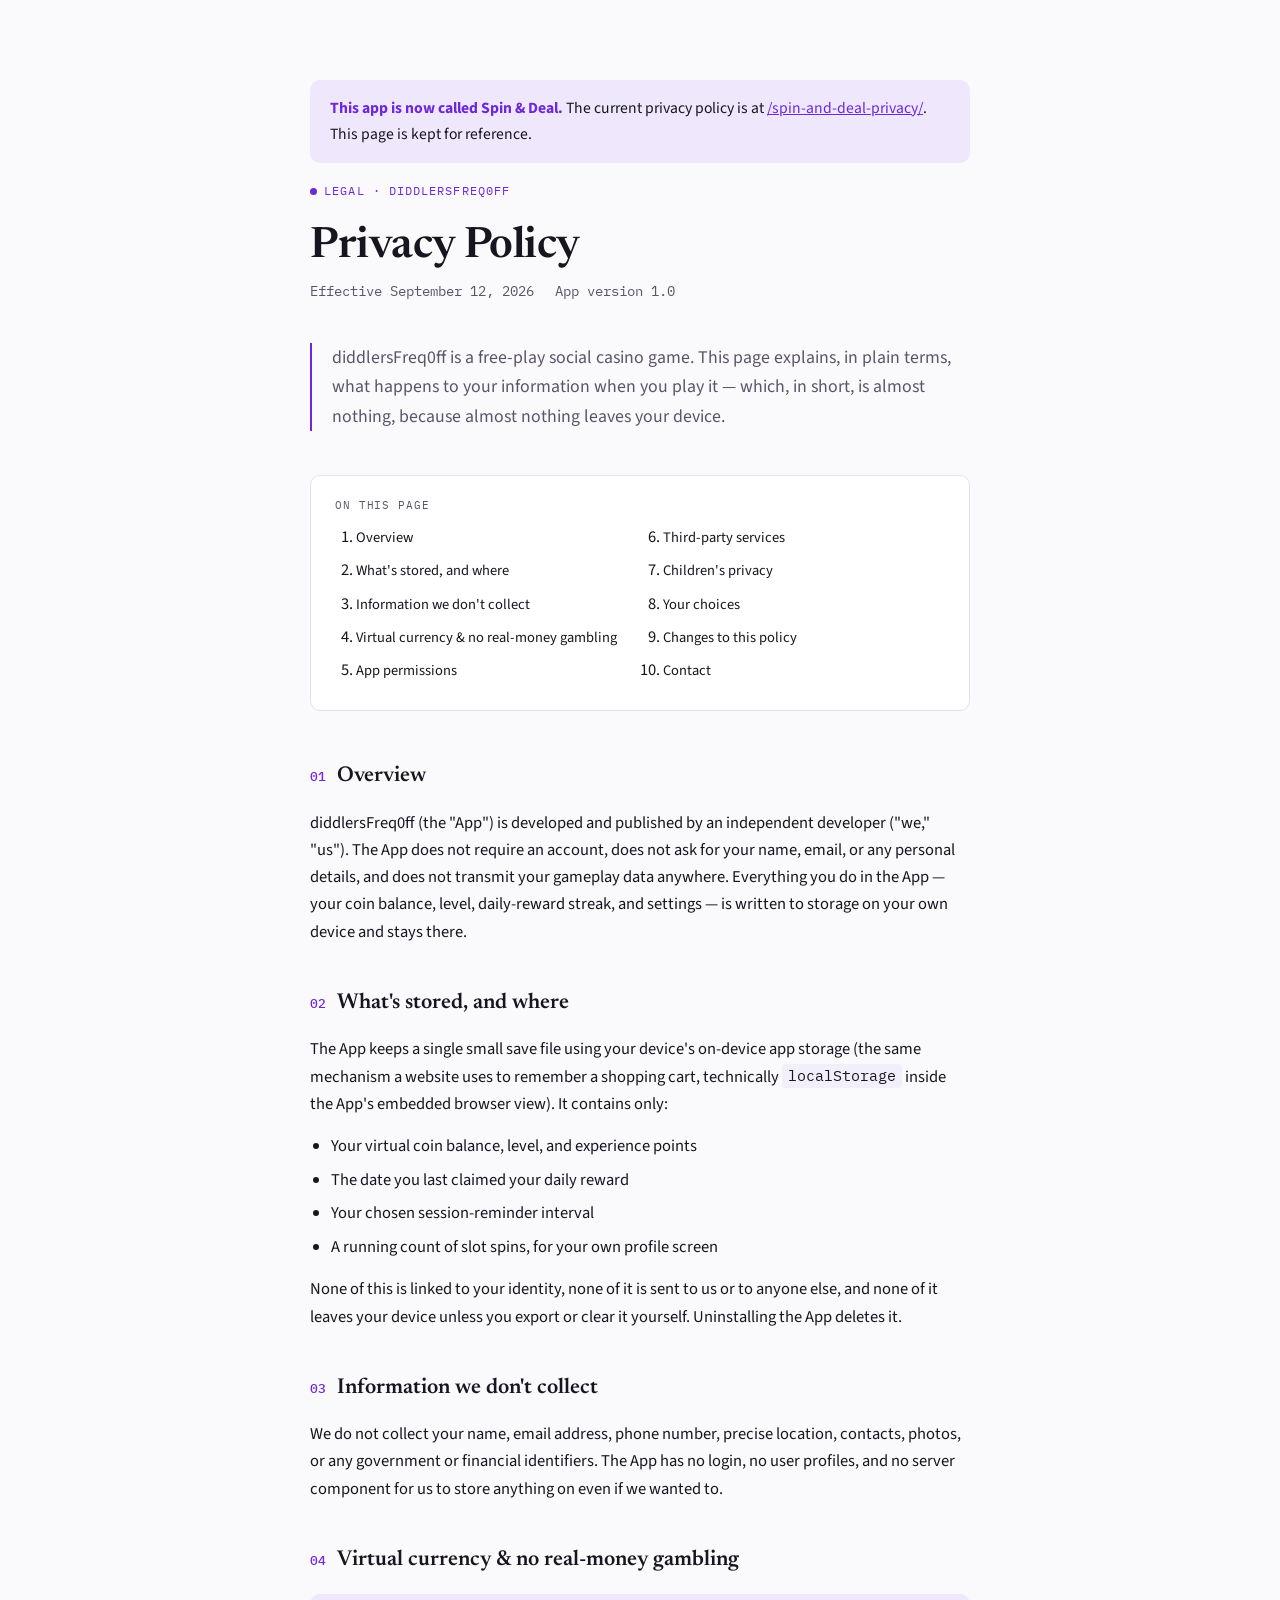
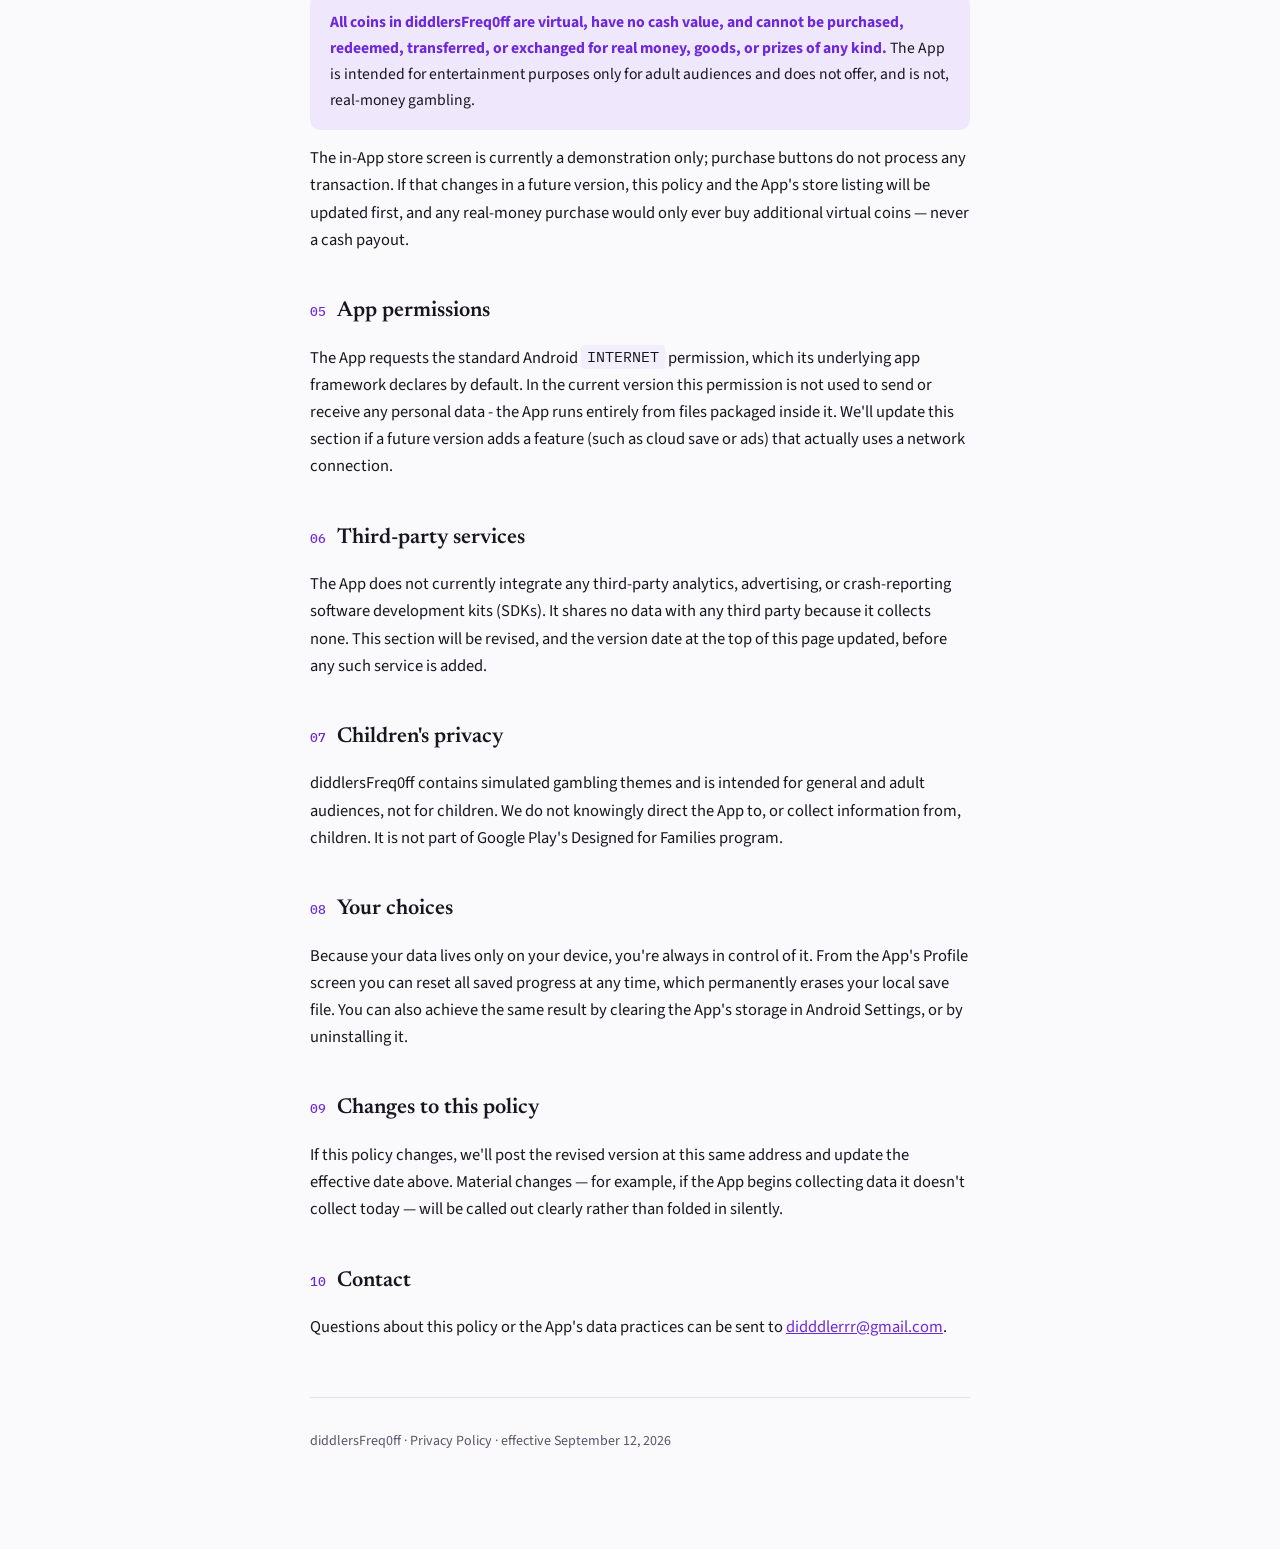
<file: diddlersfreq0ff-privacy/index.html>
<!doctype html><html><head><meta charset=utf8><meta name=viewport content="width=device-width,initial-scale=1"><style>:root{color-scheme:light}body{margin:0;padding:0;font:14px -apple-system,BlinkMacSystemFont,sans-serif;background:#faf9f5;color:#141413}img{max-width:100%}[hidden]:not([hidden=until-found i]){display:none!important}</style></head><body>
<title>diddlersFreq0ff Privacy Policy</title>
<style>
@import url('https://fonts.googleapis.com/css2?family=Newsreader:opsz,wght@6..72,400;6..72,500;6..72,600&family=Source+Sans+3:wght@400;500;600&family=IBM+Plex+Mono:wght@500&display=swap');

:root{
  --bg:#faf9fc;
  --surface:#ffffff;
  --text:#17151f;
  --text-muted:#5b5468;
  --accent:#6d28d9;
  --accent-soft:#efe8fd;
  --border:#e4e1ec;
  --code-bg:#f2eefa;
}
@media (prefers-color-scheme: dark){
  :root:not([data-theme="light"]){
    --bg:#0d0b14;
    --surface:#15121f;
    --text:#ece9f4;
    --text-muted:#a79fbd;
    --accent:#b892ff;
    --accent-soft:#241c3a;
    --border:#282239;
    --code-bg:#1b1729;
  }
}
:root[data-theme="dark"]{
  --bg:#0d0b14;
  --surface:#15121f;
  --text:#ece9f4;
  --text-muted:#a79fbd;
  --accent:#b892ff;
  --accent-soft:#241c3a;
  --border:#282239;
  --code-bg:#1b1729;
}

*{box-sizing:border-box}
body{
  margin:0;
  background:var(--bg);
  color:var(--text);
  font-family:'Source Sans 3',ui-sans-serif,system-ui,sans-serif;
  font-size:16.5px;
  line-height:1.65;
}
.wrap{
  max-width:700px;
  margin:0 auto;
  padding:64px 20px 96px;
}
.eyebrow{
  font-family:'IBM Plex Mono',ui-monospace,monospace;
  font-size:12px;
  letter-spacing:.09em;
  text-transform:uppercase;
  color:var(--accent);
  display:flex;
  align-items:center;
  gap:.6em;
}
.eyebrow .dot{width:7px;height:7px;border-radius:50%;background:var(--accent);display:inline-block}
h1{
  font-family:'Newsreader',Georgia,serif;
  font-weight:600;
  font-size:clamp(2rem,5vw,2.7rem);
  line-height:1.12;
  margin:.5em 0 .2em;
  text-wrap:balance;
  letter-spacing:-.01em;
}
.meta{
  color:var(--text-muted);
  font-size:14px;
  font-family:'IBM Plex Mono',ui-monospace,monospace;
  margin:0 0 40px;
  display:flex;
  gap:1.5em;
  flex-wrap:wrap;
}
.lede{
  font-size:1.08em;
  color:var(--text-muted);
  border-left:2px solid var(--accent);
  padding-left:1.1em;
  margin:0 0 44px;
}
nav.toc{
  background:var(--surface);
  border:1px solid var(--border);
  border-radius:10px;
  padding:20px 24px;
  margin:0 0 48px;
}
nav.toc .cap{
  font-family:'IBM Plex Mono',ui-monospace,monospace;
  font-size:11px;
  letter-spacing:.08em;
  text-transform:uppercase;
  color:var(--text-muted);
  margin:0 0 10px;
}
nav.toc ol{
  margin:0;
  padding-left:1.3em;
  columns:2;
  column-gap:24px;
}
nav.toc li{margin:0 0 6px;break-inside:avoid}
nav.toc a{color:var(--text);text-decoration:none;font-size:14.5px}
nav.toc a:hover{color:var(--accent)}

section{margin:0 0 40px;scroll-margin-top:24px}
section h2{
  font-family:'Newsreader',Georgia,serif;
  font-weight:600;
  font-size:1.35rem;
  margin:0 0 .1em;
  display:flex;
  align-items:baseline;
  gap:.5em;
}
section h2 .num{
  font-family:'IBM Plex Mono',ui-monospace,monospace;
  font-size:.62em;
  color:var(--accent);
  font-weight:500;
}
section p{margin:.9em 0}
section ul{margin:.9em 0;padding-left:1.3em}
section li{margin:.4em 0}
code{
  font-family:'IBM Plex Mono',ui-monospace,monospace;
  font-size:.88em;
  background:var(--code-bg);
  padding:.15em .4em;
  border-radius:4px;
}
.callout{
  background:var(--accent-soft);
  border-radius:10px;
  padding:16px 20px;
  font-size:.95em;
  margin:1em 0;
}
.callout strong{color:var(--accent)}
a{color:var(--accent)}
hr.rule{border:none;border-top:1px solid var(--border);margin:56px 0 32px}
footer{color:var(--text-muted);font-size:14px}
footer a{color:var(--text-muted)}
@media (max-width:520px){
  nav.toc ol{columns:1}
}
</style>

<div class="wrap">
  <div class="callout" style="margin-bottom:18px"><strong>This app is now called Spin &amp; Deal.</strong> The current privacy policy is at <a href="../spin-and-deal-privacy/">/spin-and-deal-privacy/</a>. This page is kept for reference.</div>
  <div class="eyebrow"><span class="dot"></span>Legal &middot; diddlersFreq0ff</div>
  <h1>Privacy Policy</h1>
  <div class="meta">
    <span>Effective September 12, 2026</span>
    <span>App version 1.0</span>
  </div>

  <p class="lede">diddlersFreq0ff is a free‑play social casino game. This page explains, in plain terms, what happens to your information when you play it &mdash; which, in short, is almost nothing, because almost nothing leaves your device.</p>

  <nav class="toc">
    <p class="cap">On this page</p>
    <ol>
      <li><a href="#overview">Overview</a></li>
      <li><a href="#local-storage">What's stored, and where</a></li>
      <li><a href="#not-collected">Information we don't collect</a></li>
      <li><a href="#virtual-currency">Virtual currency &amp; no real‑money gambling</a></li>
      <li><a href="#permissions">App permissions</a></li>
      <li><a href="#third-party">Third‑party services</a></li>
      <li><a href="#children">Children's privacy</a></li>
      <li><a href="#choices">Your choices</a></li>
      <li><a href="#changes">Changes to this policy</a></li>
      <li><a href="#contact">Contact</a></li>
    </ol>
  </nav>

  <section id="overview">
    <h2><span class="num">01</span>Overview</h2>
    <p>diddlersFreq0ff (the "App") is developed and published by an independent developer ("we," "us"). The App does not require an account, does not ask for your name, email, or any personal details, and does not transmit your gameplay data anywhere. Everything you do in the App &mdash; your coin balance, level, daily‑reward streak, and settings &mdash; is written to storage on your own device and stays there.</p>
  </section>

  <section id="local-storage">
    <h2><span class="num">02</span>What's stored, and where</h2>
    <p>The App keeps a single small save file using your device's on‑device app storage (the same mechanism a website uses to remember a shopping cart, technically <code>localStorage</code> inside the App's embedded browser view). It contains only:</p>
    <ul>
      <li>Your virtual coin balance, level, and experience points</li>
      <li>The date you last claimed your daily reward</li>
      <li>Your chosen session‑reminder interval</li>
      <li>A running count of slot spins, for your own profile screen</li>
    </ul>
    <p>None of this is linked to your identity, none of it is sent to us or to anyone else, and none of it leaves your device unless you export or clear it yourself. Uninstalling the App deletes it.</p>
  </section>

  <section id="not-collected">
    <h2><span class="num">03</span>Information we don't collect</h2>
    <p>We do not collect your name, email address, phone number, precise location, contacts, photos, or any government or financial identifiers. The App has no login, no user profiles, and no server component for us to store anything on even if we wanted to.</p>
  </section>

  <section id="virtual-currency">
    <h2><span class="num">04</span>Virtual currency &amp; no real‑money gambling</h2>
    <div class="callout"><strong>All coins in diddlersFreq0ff are virtual, have no cash value, and cannot be purchased, redeemed, transferred, or exchanged for real money, goods, or prizes of any kind.</strong> The App is intended for entertainment purposes only for adult audiences and does not offer, and is not, real‑money gambling.</div>
    <p>The in‑App store screen is currently a demonstration only; purchase buttons do not process any transaction. If that changes in a future version, this policy and the App's store listing will be updated first, and any real‑money purchase would only ever buy additional virtual coins &mdash; never a cash payout.</p>
  </section>

  <section id="permissions">
    <h2><span class="num">05</span>App permissions</h2>
    <p>The App requests the standard Android <code>INTERNET</code> permission, which its underlying app framework declares by default. In the current version this permission is not used to send or receive any personal data ‑ the App runs entirely from files packaged inside it. We'll update this section if a future version adds a feature (such as cloud save or ads) that actually uses a network connection.</p>
  </section>

  <section id="third-party">
    <h2><span class="num">06</span>Third‑party services</h2>
    <p>The App does not currently integrate any third‑party analytics, advertising, or crash‑reporting software development kits (SDKs). It shares no data with any third party because it collects none. This section will be revised, and the version date at the top of this page updated, before any such service is added.</p>
  </section>

  <section id="children">
    <h2><span class="num">07</span>Children's privacy</h2>
    <p>diddlersFreq0ff contains simulated gambling themes and is intended for general and adult audiences, not for children. We do not knowingly direct the App to, or collect information from, children. It is not part of Google Play's Designed for Families program.</p>
  </section>

  <section id="choices">
    <h2><span class="num">08</span>Your choices</h2>
    <p>Because your data lives only on your device, you're always in control of it. From the App's Profile screen you can reset all saved progress at any time, which permanently erases your local save file. You can also achieve the same result by clearing the App's storage in Android Settings, or by uninstalling it.</p>
  </section>

  <section id="changes">
    <h2><span class="num">09</span>Changes to this policy</h2>
    <p>If this policy changes, we'll post the revised version at this same address and update the effective date above. Material changes &mdash; for example, if the App begins collecting data it doesn't collect today &mdash; will be called out clearly rather than folded in silently.</p>
  </section>

  <section id="contact">
    <h2><span class="num">10</span>Contact</h2>
    <p>Questions about this policy or the App's data practices can be sent to <a href="mailto:didddlerrr@gmail.com">didddlerrr@gmail.com</a>.</p>
  </section>

  <hr class="rule">
  <footer>diddlersFreq0ff &middot; Privacy Policy &middot; effective September 12, 2026</footer>
</div>

</body></html>
</file>
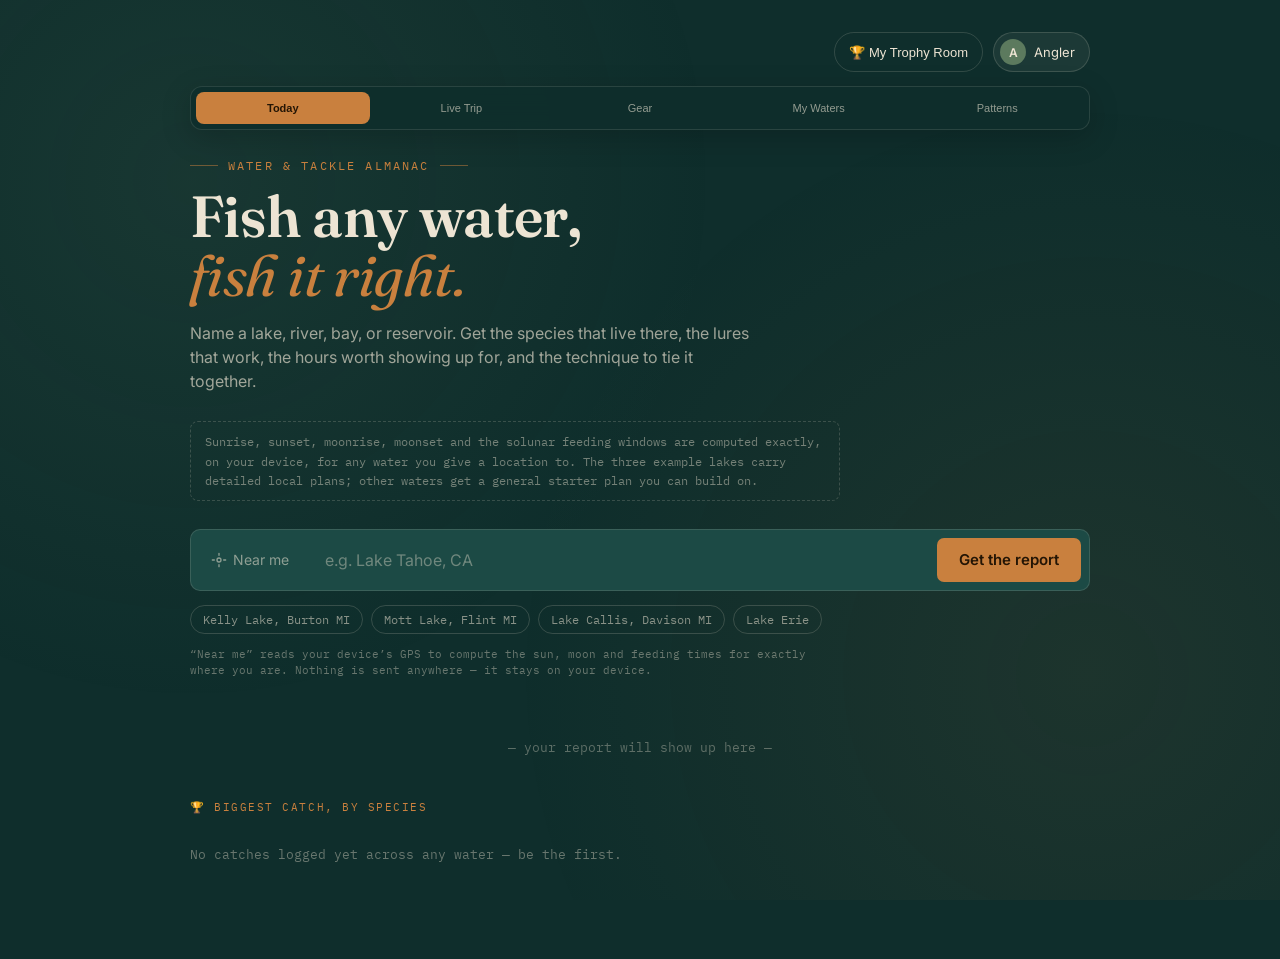
<file: fishing-almanac-v1/index.html>
<!doctype html><html><head><meta charset=utf8><meta name=viewport content="width=device-width,initial-scale=1"><style>:root{color-scheme:light}body{margin:0;padding:0;font:14px -apple-system,BlinkMacSystemFont,sans-serif;background:#faf9f5;color:#141413}img{max-width:100%}[hidden]:not([hidden=until-found i]){display:none!important}</style></head><body>
<title>Fishing Almanac</title>
<link rel="stylesheet" href="https://fonts.googleapis.com/css2?family=Fraunces:opsz,wght@9..144,400;9..144,600;9..144,700&family=Inter:wght@400;500;600&family=IBM+Plex+Mono:wght@400;500&display=swap">
<style>
body { background:#0F2E2C; margin:0; color-scheme: dark; }
.fa-root {
  --deep: #0F2E2C;
  --river: #1C4A45;
  --river-light: #28615A;
  --parchment: #EDE4D3;
  --parchment-dim: #E1D5BD;
  --amber: #C9803E;
  --amber-bright: #E0A458;
  --moss: #5C7A5E;
  --ink: #23201B;
  background: var(--deep);
  min-height: 100vh;
  font-family: 'Inter', sans-serif;
  color: var(--parchment);
  position: relative;
  overflow-x: hidden;
}

.fa-root::before {
  content: '';
  position: fixed;
  inset: 0;
  background-image:
    radial-gradient(circle at 15% 20%, rgba(92,122,94,0.12), transparent 40%),
    radial-gradient(circle at 85% 75%, rgba(201,128,62,0.08), transparent 45%);
  pointer-events: none;
  z-index: 0;
}

.fa-wrap {
  position: relative;
  z-index: 1;
  max-width: 900px;
  margin: 0 auto;
  padding: 32px 24px 96px;
}

.fa-eyebrow {
  font-family: 'IBM Plex Mono', monospace;
  font-size: 12px;
  letter-spacing: 0.18em;
  text-transform: uppercase;
  color: var(--amber);
  display: flex;
  align-items: center;
  gap: 10px;
}
.fa-eyebrow::before, .fa-eyebrow::after {
  content: '';
  height: 1px;
  width: 28px;
  background: var(--amber);
  opacity: 0.5;
}

.fa-title {
  font-family: 'Fraunces', serif;
  font-optical-sizing: auto;
  font-weight: 600;
  font-size: clamp(36px, 6vw, 58px);
  line-height: 1.02;
  margin: 14px 0 8px;
  letter-spacing: -0.01em;
}
.fa-title em {
  font-style: italic;
  color: var(--amber);
  font-weight: 400;
}

.fa-sub {
  font-size: 16px;
  color: rgba(237,228,211,0.65);
  max-width: 560px;
  line-height: 1.5;
  margin-bottom: 28px;
}

.fa-adapt-note {
  font-family: 'IBM Plex Mono', monospace;
  font-size: 12px;
  line-height: 1.6;
  color: rgba(237,228,211,0.45);
  border: 1px dashed rgba(237,228,211,0.18);
  border-radius: 8px;
  padding: 10px 14px;
  margin-bottom: 28px;
  max-width: 620px;
}

.fa-searchbar {
  display: flex;
  gap: 10px;
  background: var(--river);
  border: 1px solid rgba(237,228,211,0.14);
  border-radius: 10px;
  padding: 8px;
}

.fa-input {
  flex: 1;
  background: transparent;
  border: none;
  outline: none;
  color: var(--parchment);
  font-family: 'Inter', sans-serif;
  font-size: 16px;
  padding: 12px 14px;
}
.fa-input::placeholder { color: rgba(237,228,211,0.4); }

.fa-btn {
  background: var(--amber);
  color: #241505;
  border: none;
  border-radius: 7px;
  font-family: 'Inter', sans-serif;
  font-weight: 600;
  font-size: 15px;
  padding: 12px 22px;
  cursor: pointer;
  transition: transform 0.15s ease, background 0.15s ease;
  white-space: nowrap;
}
.fa-btn:hover:not(:disabled) { background: #dd9450; transform: translateY(-1px); }
.fa-btn:disabled { opacity: 0.5; cursor: not-allowed; }

.fa-examples {
  display: flex;
  flex-wrap: wrap;
  gap: 8px;
  margin-top: 14px;
}
.fa-chip {
  font-family: 'IBM Plex Mono', monospace;
  font-size: 12px;
  color: rgba(237,228,211,0.55);
  border: 1px solid rgba(237,228,211,0.18);
  border-radius: 20px;
  padding: 6px 12px;
  cursor: pointer;
  background: transparent;
  transition: border-color 0.15s ease, color 0.15s ease;
}
.fa-chip:hover { border-color: var(--amber); color: var(--amber); }

.fa-error {
  margin-top: 24px;
  border: 1px solid rgba(201,128,62,0.4);
  background: rgba(201,128,62,0.08);
  border-radius: 8px;
  padding: 16px 18px;
  font-size: 14px;
  color: var(--amber);
}

.fa-notice {
  margin-top: 24px;
  border: 1px solid rgba(92,122,94,0.4);
  background: rgba(92,122,94,0.1);
  border-radius: 8px;
  padding: 14px 18px;
  font-size: 13.5px;
  color: #9fc0a1;
}

.fa-loading {
  margin-top: 40px;
  display: flex;
  flex-direction: column;
  align-items: center;
  gap: 16px;
  color: rgba(237,228,211,0.55);
  font-family: 'IBM Plex Mono', monospace;
  font-size: 13px;
}
.fa-hook {
  width: 34px;
  height: 34px;
  border: 2px solid var(--amber);
  border-top-color: transparent;
  border-radius: 50%;
  animation: fa-spin 0.9s linear infinite;
}
@keyframes fa-spin { to { transform: rotate(360deg); } }

.fa-card {
  margin-top: 40px;
  background: var(--parchment);
  color: var(--ink);
  border-radius: 14px;
  overflow: hidden;
  box-shadow: 0 20px 60px rgba(0,0,0,0.35);
  animation: fa-rise 0.5s cubic-bezier(0.16,1,0.3,1);
}
@keyframes fa-rise {
  from { opacity: 0; transform: translateY(16px); }
  to { opacity: 1; transform: translateY(0); }
}

.fa-card-header {
  background: var(--river);
  color: var(--parchment);
  padding: 22px 28px;
  display: flex;
  justify-content: space-between;
  align-items: flex-end;
  gap: 16px;
  flex-wrap: wrap;
}
.fa-card-title {
  font-family: 'Fraunces', serif;
  font-weight: 600;
  font-size: 26px;
}
.fa-card-loc {
  font-family: 'IBM Plex Mono', monospace;
  font-size: 12px;
  color: var(--amber);
  letter-spacing: 0.05em;
}

.fa-section {
  padding: 28px;
  border-bottom: 1px solid rgba(35,32,27,0.1);
}
.fa-section:last-child { border-bottom: none; }

.fa-section-label {
  font-family: 'IBM Plex Mono', monospace;
  font-size: 11px;
  letter-spacing: 0.14em;
  text-transform: uppercase;
  color: var(--moss);
  margin-bottom: 16px;
  display: flex;
  align-items: center;
  gap: 8px;
}

.fa-timeline {
  position: relative;
  height: 64px;
  margin-top: 40px;
  border-radius: 8px;
  background: linear-gradient(90deg,
    #1a2a3d 0%, #1a2a3d 20%,
    #d97a3d 24%, #f2c14e 30%,
    #bfe3f0 34%, #bfe3f0 66%,
    #f2c14e 70%, #d97a3d 76%,
    #1a2a3d 80%, #1a2a3d 100%);
  overflow: visible;
}
.fa-peak {
  position: absolute;
  top: -8px;
  bottom: -8px;
  background: rgba(35,32,27,0.18);
  border-left: 2px solid var(--ink);
  border-right: 2px solid var(--ink);
  border-radius: 3px;
}
.fa-peak-label {
  position: absolute;
  top: -26px;
  left: 50%;
  transform: translateX(-50%);
  font-family: 'IBM Plex Mono', monospace;
  font-size: 10px;
  white-space: nowrap;
  color: var(--ink);
  font-weight: 500;
}
/* The generic bar, used only when a water has no coordinates to compute from. */
.fa-timeline-generic {
  background: linear-gradient(90deg,
    #16233a 0%, #16233a 20%,
    #d97a3d 24%, #f2c14e 30%,
    #bfe3f0 34%, #bfe3f0 66%,
    #f2c14e 70%, #d97a3d 76%,
    #16233a 80%, #16233a 100%);
}
.fa-peak-major {
  background: rgba(201,128,62,0.42);
  border-left: 2px solid var(--amber);
  border-right: 2px solid var(--amber);
}
.fa-peak-minor {
  top: 12px;
  bottom: 12px;
  background: rgba(92,122,94,0.5);
  border-left: 1px solid var(--moss);
  border-right: 1px solid var(--moss);
}
.fa-now-marker {
  position: absolute;
  top: -6px;
  bottom: -6px;
  width: 2px;
  background: var(--ink);
  border-radius: 2px;
}
.fa-now-marker span {
  position: absolute;
  bottom: -18px;
  left: 50%;
  transform: translateX(-50%);
  font-family: 'IBM Plex Mono', monospace;
  font-size: 9px;
  letter-spacing: 0.08em;
  text-transform: uppercase;
  color: rgba(35,32,27,0.65);
}
.fa-legend {
  display: flex;
  flex-wrap: wrap;
  gap: 16px;
  margin-top: 22px;
  font-family: 'IBM Plex Mono', monospace;
  font-size: 10.5px;
  color: rgba(35,32,27,0.55);
}
.fa-legend span { display: flex; align-items: center; gap: 6px; }
.fa-swatch { width: 12px; height: 12px; border-radius: 3px; display: inline-block; }
.fa-swatch-major { background: rgba(201,128,62,0.42); border: 1px solid var(--amber); }
.fa-swatch-minor { background: rgba(92,122,94,0.5); border: 1px solid var(--moss); }

.fa-rating-row {
  display: flex;
  align-items: flex-start;
  gap: 14px;
  margin-top: 20px;
  padding-top: 18px;
  border-top: 1px dashed rgba(35,32,27,0.15);
}
.fa-rating-stars { display: flex; gap: 4px; flex-shrink: 0; padding-top: 2px; }
.fa-star { color: rgba(35,32,27,0.16); font-size: 13px; line-height: 1; }
.fa-star.on { color: var(--amber); }
.fa-rating-label { font-family: 'Fraunces', serif; font-weight: 600; font-size: 15px; }
.fa-rating-why { font-size: 13px; line-height: 1.45; color: rgba(35,32,27,0.7); margin-top: 2px; }

.fa-window-grid {
  display: grid;
  grid-template-columns: repeat(auto-fit, minmax(150px, 1fr));
  gap: 10px;
  margin-top: 16px;
}
.fa-window {
  border: 1px solid rgba(92,122,94,0.22);
  border-left: 3px solid var(--moss);
  border-radius: 8px;
  padding: 10px 12px;
  background: rgba(92,122,94,0.05);
}
.fa-window.major { border-left-color: var(--amber); background: rgba(201,128,62,0.07); }
.fa-window.live { box-shadow: 0 0 0 2px rgba(201,128,62,0.35); }
.fa-window.passed { opacity: 0.5; }
.fa-window-kind {
  font-family: 'IBM Plex Mono', monospace;
  font-size: 9.5px;
  text-transform: uppercase;
  letter-spacing: 0.08em;
  color: var(--moss);
}
.fa-window.major .fa-window-kind { color: #a95722; }
.fa-window-time { font-family: 'Fraunces', serif; font-weight: 600; font-size: 15px; margin: 3px 0 1px; font-variant-numeric: tabular-nums; }
.fa-window-label { font-size: 11.5px; color: rgba(35,32,27,0.6); }

.fa-suntimes {
  display: flex;
  flex-wrap: wrap;
  gap: 8px 22px;
  margin-top: 16px;
  font-size: 12.5px;
  color: rgba(35,32,27,0.72);
  font-variant-numeric: tabular-nums;
}
.fa-suntimes strong {
  font-family: 'IBM Plex Mono', monospace;
  font-size: 10px;
  text-transform: uppercase;
  letter-spacing: 0.07em;
  color: var(--moss);
  margin-right: 6px;
}
.fa-fineprint {
  margin-top: 16px;
  font-family: 'IBM Plex Mono', monospace;
  font-size: 10.5px;
  line-height: 1.55;
  color: rgba(35,32,27,0.42);
}

.fa-timeline-marks {
  display: flex;
  justify-content: space-between;
  font-family: 'IBM Plex Mono', monospace;
  font-size: 10px;
  color: rgba(35,32,27,0.45);
  margin-top: 8px;
}

.fa-grid {
  display: grid;
  grid-template-columns: repeat(auto-fill, minmax(200px, 1fr));
  gap: 14px;
}

.fa-fish-card, .fa-lure-card {
  background: rgba(92,122,94,0.06);
  border: 1px solid rgba(92,122,94,0.2);
  border-radius: 8px;
  padding: 14px 16px;
}
.fa-fish-name, .fa-lure-name {
  font-family: 'Fraunces', serif;
  font-weight: 600;
  font-size: 16px;
  margin-bottom: 4px;
}
.fa-fish-meta {
  font-family: 'IBM Plex Mono', monospace;
  font-size: 11px;
  color: var(--amber);
  text-transform: uppercase;
  letter-spacing: 0.04em;
  margin-bottom: 6px;
}
.fa-fish-desc, .fa-lure-desc {
  font-size: 13px;
  line-height: 1.5;
  color: rgba(35,32,27,0.8);
}
.fa-fish-structure {
  font-size: 12px;
  color: var(--moss);
  margin-top: 6px;
  padding-top: 6px;
  border-top: 1px dashed rgba(92,122,94,0.25);
}
.fa-fish-structure strong { font-weight: 600; }

.fa-tech-list { display: flex; flex-direction: column; gap: 14px; }
.fa-tech-item { display: flex; gap: 14px; }
.fa-tech-mark {
  font-family: 'Fraunces', serif;
  font-style: italic;
  color: var(--moss);
  font-size: 20px;
  line-height: 1.4;
  min-width: 22px;
}
.fa-tech-name {
  font-weight: 600;
  font-size: 14.5px;
  margin-bottom: 2px;
}
.fa-tech-desc {
  font-size: 13.5px;
  line-height: 1.55;
  color: rgba(35,32,27,0.78);
}

.fa-seasonal-note {
  font-size: 13.5px;
  line-height: 1.6;
  color: rgba(35,32,27,0.78);
  background: rgba(201,128,62,0.08);
  border-left: 3px solid var(--amber);
  padding: 12px 16px;
  border-radius: 0 6px 6px 0;
  margin-top: 16px;
}

.fa-empty {
  margin-top: 60px;
  text-align: center;
  color: rgba(237,228,211,0.35);
  font-family: 'IBM Plex Mono', monospace;
  font-size: 13px;
}

.fa-not-found {
  padding: 40px 28px;
  text-align: center;
}
.fa-not-found-title {
  font-family: 'Fraunces', serif;
  font-weight: 600;
  font-size: 20px;
  margin-bottom: 8px;
}
.fa-not-found-desc {
  font-size: 14px;
  color: rgba(35,32,27,0.65);
  line-height: 1.55;
  max-width: 380px;
  margin: 0 auto;
}

.fa-clear-btn {
  background: transparent;
  border: none;
  color: rgba(237,228,211,0.85);
  font-family: 'IBM Plex Mono', monospace;
  font-size: 11px;
  letter-spacing: 0.06em;
  text-transform: uppercase;
  cursor: pointer;
  padding: 4px 0;
  opacity: 0.7;
}
.fa-clear-btn:hover { opacity: 1; text-decoration: underline; }

.fa-favorites {
  display: flex;
  flex-wrap: wrap;
  gap: 8px;
  margin-top: 18px;
}
.fa-fav-chip {
  display: flex;
  align-items: center;
  gap: 8px;
  font-family: 'IBM Plex Mono', monospace;
  font-size: 12px;
  color: var(--parchment);
  border: 1px solid rgba(201,128,62,0.4);
  background: rgba(201,128,62,0.1);
  border-radius: 20px;
  padding: 6px 8px 6px 14px;
  cursor: pointer;
}
.fa-fav-chip:hover { border-color: var(--amber); }
.fa-fav-remove {
  background: rgba(237,228,211,0.12);
  border: none;
  color: rgba(237,228,211,0.6);
  border-radius: 50%;
  width: 18px;
  height: 18px;
  line-height: 18px;
  text-align: center;
  cursor: pointer;
  font-size: 12px;
}
.fa-fav-remove:hover { color: var(--amber); }

.fa-star-btn {
  background: transparent;
  border: none;
  cursor: pointer;
  padding: 4px;
  color: rgba(237,228,211,0.4);
  display: flex;
  align-items: center;
}
.fa-star-btn.active { color: var(--amber); }
.fa-star-btn svg { width: 20px; height: 20px; }

.fa-conditions-grid {
  display: grid;
  grid-template-columns: repeat(auto-fit, minmax(110px, 1fr));
  gap: 12px;
}
.fa-cond-item {
  text-align: center;
  background: rgba(92,122,94,0.06);
  border: 1px solid rgba(92,122,94,0.18);
  border-radius: 8px;
  padding: 14px 8px;
}
.fa-cond-value {
  font-family: 'Fraunces', serif;
  font-weight: 600;
  font-size: 22px;
}
.fa-cond-label {
  font-family: 'IBM Plex Mono', monospace;
  font-size: 10px;
  text-transform: uppercase;
  letter-spacing: 0.06em;
  color: rgba(35,32,27,0.5);
  margin-top: 2px;
}

.fa-moon-row {
  display: flex;
  align-items: center;
  gap: 16px;
  margin-top: 16px;
  padding-top: 16px;
  border-top: 1px dashed rgba(35,32,27,0.15);
}
.fa-moon-icon { font-size: 32px; line-height: 1; }
.fa-moon-name {
  font-family: 'Fraunces', serif;
  font-weight: 600;
  font-size: 15px;
}
.fa-moon-note {
  font-size: 13px;
  color: rgba(35,32,27,0.7);
  line-height: 1.4;
  max-width: 420px;
}
.fa-moon-illum {
  font-family: 'IBM Plex Mono', monospace;
  font-size: 11px;
  color: rgba(35,32,27,0.5);
}

.fa-gear-list { display: flex; flex-direction: column; gap: 10px; }
.fa-gear-item {
  display: flex;
  justify-content: space-between;
  align-items: baseline;
  gap: 12px;
  background: rgba(92,122,94,0.06);
  border-radius: 6px;
  padding: 10px 14px;
}
.fa-gear-name { font-weight: 600; font-size: 13.5px; }
.fa-gear-note { font-size: 12.5px; color: rgba(35,32,27,0.6); text-align: right; }

.fa-regs-note {
  font-size: 12px;
  color: rgba(35,32,27,0.45);
  padding: 16px 28px 28px;
  font-family: 'IBM Plex Mono', monospace;
  line-height: 1.5;
}

.fa-topbar {
  display: flex;
  justify-content: flex-end;
  gap: 10px;
  margin-bottom: 8px;
  flex-wrap: wrap;
}
.fa-profile-btn {
  display: flex;
  align-items: center;
  gap: 8px;
  background: rgba(237,228,211,0.06);
  border: 1px solid rgba(237,228,211,0.16);
  border-radius: 20px;
  padding: 6px 14px 6px 6px;
  cursor: pointer;
  color: var(--parchment);
  font-family: 'Inter', sans-serif;
  font-size: 13px;
}
.fa-profile-btn:hover { border-color: var(--amber); }
.fa-avatar {
  width: 26px;
  height: 26px;
  border-radius: 50%;
  background: var(--moss);
  display: flex;
  align-items: center;
  justify-content: center;
  font-size: 12px;
  font-weight: 600;
  color: var(--parchment);
  object-fit: cover;
  overflow: hidden;
  flex-shrink: 0;
}
.fa-avatar img { width: 100%; height: 100%; object-fit: cover; display: block; }

.fa-trophy-btn {
  display: flex;
  align-items: center;
  gap: 6px;
  background: transparent;
  border: 1px solid rgba(237,228,211,0.16);
  border-radius: 20px;
  padding: 6px 14px;
  cursor: pointer;
  color: var(--parchment);
  font-size: 13px;
}
.fa-trophy-btn:hover { border-color: var(--amber); }

.fa-overlay {
  position: fixed;
  inset: 0;
  background: rgba(15,46,44,0.75);
  backdrop-filter: blur(3px);
  display: flex;
  align-items: flex-start;
  justify-content: center;
  padding: 40px 16px;
  z-index: 50;
  overflow-y: auto;
}
.fa-modal {
  background: var(--parchment);
  color: var(--ink);
  border-radius: 14px;
  max-width: 560px;
  width: 100%;
  overflow: hidden;
  box-shadow: 0 30px 80px rgba(0,0,0,0.5);
}
.fa-modal-header {
  background: var(--river);
  color: var(--parchment);
  padding: 18px 24px;
  display: flex;
  justify-content: space-between;
  align-items: center;
}
.fa-modal-title {
  font-family: 'Fraunces', serif;
  font-weight: 600;
  font-size: 19px;
}
.fa-modal-close {
  background: transparent;
  border: none;
  color: rgba(237,228,211,0.6);
  font-size: 22px;
  line-height: 1;
  cursor: pointer;
}
.fa-modal-close:hover { color: var(--parchment); }
.fa-modal-body { padding: 24px; }

.fa-field { margin-bottom: 16px; }
.fa-field label {
  display: block;
  font-family: 'IBM Plex Mono', monospace;
  font-size: 11px;
  text-transform: uppercase;
  letter-spacing: 0.06em;
  color: var(--moss);
  margin-bottom: 6px;
}
.fa-field input, .fa-field select, .fa-field textarea {
  width: 100%;
  border: 1px solid rgba(35,32,27,0.2);
  border-radius: 7px;
  padding: 10px 12px;
  font-family: 'Inter', sans-serif;
  font-size: 14px;
  background: #fff;
  color: var(--ink);
  box-sizing: border-box;
}

.fa-avatar-picker {
  display: flex;
  align-items: center;
  gap: 14px;
}
.fa-avatar-big {
  width: 64px;
  height: 64px;
  border-radius: 50%;
  background: var(--moss);
  display: flex;
  align-items: center;
  justify-content: center;
  color: var(--parchment);
  font-family: 'Fraunces', serif;
  font-size: 22px;
  font-weight: 600;
  overflow: hidden;
  flex-shrink: 0;
}
.fa-avatar-big img { width: 100%; height: 100%; object-fit: cover; }
.fa-upload-btn {
  border: 1px dashed rgba(35,32,27,0.3);
  background: transparent;
  border-radius: 7px;
  padding: 8px 14px;
  font-size: 13px;
  cursor: pointer;
  color: var(--ink);
}
.fa-upload-btn:hover { border-color: var(--amber); color: var(--amber); }

.fa-modal-actions {
  display: flex;
  justify-content: flex-end;
  gap: 10px;
  margin-top: 8px;
}
.fa-btn-secondary {
  background: transparent;
  border: 1px solid rgba(35,32,27,0.2);
  color: var(--ink);
  border-radius: 7px;
  padding: 10px 18px;
  font-size: 14px;
  cursor: pointer;
}

.fa-catch-toggle {
  display: flex;
  align-items: center;
  gap: 8px;
  background: var(--river);
  color: var(--parchment);
  border: none;
  border-radius: 8px;
  padding: 12px 18px;
  font-size: 14px;
  font-weight: 600;
  cursor: pointer;
  width: 100%;
  justify-content: center;
}
.fa-catch-toggle:hover { background: var(--river-light); }

.fa-catch-form { display: flex; flex-direction: column; gap: 14px; }
.fa-catch-row { display: grid; grid-template-columns: 1fr 1fr; gap: 12px; }
.fa-photo-drop {
  border: 2px dashed rgba(35,32,27,0.25);
  border-radius: 10px;
  padding: 18px;
  text-align: center;
  cursor: pointer;
  font-size: 13px;
  color: rgba(35,32,27,0.55);
}
.fa-photo-drop:hover { border-color: var(--amber); color: var(--amber); }
.fa-photo-preview {
  width: 100%;
  max-height: 220px;
  object-fit: cover;
  border-radius: 10px;
  display: block;
}
.fa-catch-submit-row { display: flex; align-items: center; gap: 12px; }

.fa-record-badge {
  background: var(--amber);
  color: #241505;
  font-family: 'IBM Plex Mono', monospace;
  font-size: 11px;
  font-weight: 600;
  border-radius: 6px;
  padding: 6px 10px;
  display: inline-flex;
  align-items: center;
  gap: 6px;
}

.fa-leaderboard-section {
  margin-top: 44px;
}
.fa-leaderboard-header {
  display: flex;
  align-items: baseline;
  justify-content: space-between;
  margin-bottom: 16px;
}
.fa-leaderboard-grid {
  display: grid;
  grid-template-columns: repeat(auto-fill, minmax(220px, 1fr));
  gap: 14px;
}
.fa-lb-card {
  background: var(--parchment);
  border-radius: 12px;
  overflow: hidden;
  color: var(--ink);
  box-shadow: 0 8px 24px rgba(0,0,0,0.25);
}
.fa-lb-photo {
  width: 100%;
  height: 130px;
  object-fit: cover;
  display: block;
  background: rgba(92,122,94,0.15);
}
.fa-lb-body { padding: 12px 14px; }
.fa-lb-species {
  font-family: 'IBM Plex Mono', monospace;
  font-size: 10px;
  text-transform: uppercase;
  letter-spacing: 0.06em;
  color: var(--moss);
}
.fa-lb-measure {
  font-family: 'Fraunces', serif;
  font-weight: 700;
  font-size: 22px;
  margin: 2px 0;
}
.fa-lb-angler {
  font-size: 12.5px;
  color: rgba(35,32,27,0.7);
  display: flex;
  align-items: center;
  gap: 6px;
}
.fa-lb-water {
  font-size: 11px;
  color: rgba(35,32,27,0.45);
  margin-top: 4px;
}
.fa-lb-empty {
  color: rgba(237,228,211,0.4);
  font-family: 'IBM Plex Mono', monospace;
  font-size: 13px;
}

.fa-trophy-grid {
  display: grid;
  grid-template-columns: repeat(auto-fill, minmax(200px, 1fr));
  gap: 14px;
}
.fa-trophy-card {
  border: 1px solid rgba(35,32,27,0.12);
  border-radius: 10px;
  overflow: hidden;
}
.fa-trophy-photo {
  width: 100%;
  height: 120px;
  object-fit: cover;
  display: block;
}
.fa-trophy-body { padding: 10px 12px; }
.fa-trophy-species { font-weight: 600; font-size: 13.5px; }
.fa-trophy-meta {
  font-size: 12px;
  color: rgba(35,32,27,0.55);
  margin-top: 2px;
}
.fa-trophy-empty {
  color: rgba(35,32,27,0.45);
  font-size: 13.5px;
  text-align: center;
  padding: 30px 10px;
}

.fa-hotspot-list {
  display: flex;
  flex-direction: column;
  gap: 10px;
  margin-top: 14px;
}
.fa-hotspot-item {
  display: flex;
  align-items: flex-start;
  gap: 10px;
  background: rgba(92,122,94,0.06);
  border-radius: 8px;
  padding: 10px 12px;
}
.fa-hotspot-tag {
  font-family: 'IBM Plex Mono', monospace;
  font-size: 10px;
  text-transform: uppercase;
  letter-spacing: 0.04em;
  border-radius: 5px;
  padding: 3px 7px;
  flex-shrink: 0;
  margin-top: 1px;
  color: #241505;
  background: var(--amber);
}
.fa-hotspot-tag.shore { background: var(--moss); color: var(--parchment); }
.fa-hotspot-name { font-weight: 600; font-size: 13.5px; }
.fa-hotspot-tip { font-size: 12.5px; color: rgba(35,32,27,0.65); margin-top: 2px; }

.fa-quicktips-list {
  list-style: none;
  margin: 0;
  padding: 0;
  display: flex;
  flex-direction: column;
  gap: 10px;
}
.fa-quicktips-list li {
  font-size: 13.5px;
  line-height: 1.5;
  padding-left: 22px;
  position: relative;
  color: rgba(35,32,27,0.8);
}
.fa-quicktips-list li::before {
  content: '🎣';
  position: absolute;
  left: 0;
  top: 0;
  font-size: 12px;
}

.fa-insight { background:rgba(201,128,62,.09); border-left:3px solid var(--amber); padding:13px 15px; border-radius:0 8px 8px 0; font-size:13px; line-height:1.5; margin-top:12px; }
.fa-private-note { display:flex; gap:8px; padding:10px 12px; background:rgba(92,122,94,.08); border-radius:7px; font-size:12px; color:rgba(35,32,27,.7); margin-bottom:14px; }
.fa-nav { position:sticky; top:8px; z-index:20; display:grid; grid-template-columns:repeat(5,1fr); gap:5px; background:rgba(15,46,44,.92); backdrop-filter:blur(12px); border:1px solid rgba(237,228,211,.12); border-radius:12px; padding:5px; margin:14px 0 28px; box-shadow:0 8px 30px rgba(0,0,0,.18); }
.fa-nav button { border:0; border-radius:8px; color:rgba(237,228,211,.6); background:transparent; padding:10px 5px; font-size:11px; cursor:pointer; }
.fa-nav button.active { color:#241505; background:var(--amber); font-weight:700; }
.fa-page-title { font:600 clamp(28px,5vw,42px)/1.05 'Fraunces',serif; margin:8px 0; }
.fa-page-copy { color:rgba(237,228,211,.62); font-size:14px; line-height:1.5; margin-bottom:22px; }
.fa-panel { background:var(--parchment); color:var(--ink); border-radius:14px; padding:22px; box-shadow:0 16px 45px rgba(0,0,0,.24); margin-bottom:16px; }
.fa-trip-hero { background:linear-gradient(145deg,#1c4a45,#102f2d); color:var(--parchment); }
.fa-trip-clock { font:700 44px/1 'Fraunces',serif; margin:12px 0 5px; }
.fa-stat-row { display:grid; grid-template-columns:repeat(3,1fr); gap:8px; margin:16px 0; }
.fa-stat { background:rgba(237,228,211,.08); border-radius:8px; padding:11px; }
.fa-stat strong { display:block; font:600 20px 'Fraunces',serif; }
.fa-stat span { font:9px 'IBM Plex Mono',monospace; color:rgba(237,228,211,.55); text-transform:uppercase; }
.fa-command { background:rgba(224,164,88,.13); border-left:3px solid var(--amber); padding:14px; border-radius:0 8px 8px 0; line-height:1.5; margin:16px 0; }
.fa-action-grid { display:grid; grid-template-columns:repeat(2,1fr); gap:9px; }
/* These sit on the dark trip panel but have a white face, so they set their own
   text color instead of inheriting the panel's parchment. */
.fa-action { border:1px solid rgba(35,32,27,.15); background:#fff; color:var(--ink); border-radius:9px; padding:13px; cursor:pointer; text-align:left; }
.fa-action:disabled { opacity: .45; cursor: not-allowed; }
.fa-action strong { display:block; font-size:13px; }
.fa-action span { font-size:11px; color:rgba(35,32,27,.5); }
.fa-list { display:flex; flex-direction:column; gap:9px; }
.fa-list-row { display:flex; gap:10px; align-items:center; justify-content:space-between; border:1px solid rgba(35,32,27,.12); border-radius:9px; padding:12px; }
.fa-list-main { font-weight:600; font-size:13px; }
.fa-list-sub { color:rgba(35,32,27,.55); font-size:11px; margin-top:3px; }
.fa-confidence { display:inline-block; font:700 9px 'IBM Plex Mono',monospace; text-transform:uppercase; color:var(--moss); background:rgba(92,122,94,.1); border-radius:5px; padding:4px 6px; }
.fa-danger-link { border:0; background:transparent; color:#a95722; cursor:pointer; font-size:12px; }
.fa-empty-panel { text-align:center; padding:28px 10px; color:rgba(35,32,27,.5); font-size:13px; }
.fa-primary-row { display:flex; gap:9px; flex-wrap:wrap; margin-top:14px; }
.fa-toggle-btn { border:1px solid rgba(237,228,211,.25); background:rgba(237,228,211,.07); color:var(--parchment); border-radius:20px; padding:7px 11px; cursor:pointer; font-size:11px; white-space:nowrap; }
.fa-toggle-btn.active { color:#241505; background:var(--amber); border-color:var(--amber); }
/* Same control, sitting on a parchment panel instead of the dark chrome. */
.fa-toggle-btn.on-light { color:var(--river); border-color:rgba(28,74,69,.28); background:rgba(28,74,69,.05); }
.fa-toggle-btn.on-light:hover { border-color:var(--moss); }
.fa-toggle-btn.on-light.active { color:#241505; background:var(--amber); border-color:var(--amber); }
.fa-note-row { display:flex; align-items:center; gap:10px; margin-top:8px; flex-wrap:wrap; }
.fa-note-count { font:10px 'IBM Plex Mono',monospace; color:rgba(237,228,211,.5); }
.fa-loading-elapsed { font-family:'IBM Plex Mono',monospace; font-size:11px; color:rgba(237,228,211,.38); min-height:14px; }
.fa-notice-inline { margin-top:0; margin-bottom:14px; }
.fa-note-input { width:100%; border:1px solid rgba(35,32,27,.2); border-radius:8px; padding:11px; min-height:72px; resize:vertical; font-family:'Inter',sans-serif; font-size:13.5px; box-sizing:border-box; background:#fff; color:var(--ink); }
.fa-note-input::placeholder { color:rgba(35,32,27,.45); }
.fa-summary-hero { text-align:center; padding:8px 0 18px; }
.fa-summary-number { font:700 46px/1 'Fraunces',serif; color:var(--river); }
.fa-summary-label { font:10px 'IBM Plex Mono',monospace; text-transform:uppercase; color:rgba(35,32,27,.5); }
/* Trip history entries expand to show what was recorded on the water. */
.fa-trip-entry { border:1px solid rgba(35,32,27,.12); border-radius:9px; overflow:hidden; }
.fa-trip-entry.open { border-color:rgba(92,122,94,.35); }
.fa-trip-head {
  width:100%; display:flex; align-items:center; justify-content:space-between; gap:10px;
  background:transparent; border:0; padding:12px; cursor:pointer; text-align:left; color:var(--ink); font-family:'Inter',sans-serif;
}
.fa-trip-head:hover { background:rgba(92,122,94,.05); }
.fa-trip-head-main { display:flex; flex-direction:column; }
.fa-trip-head-right { display:flex; align-items:center; gap:10px; flex-shrink:0; }
.fa-caret { font-size:9px; color:rgba(35,32,27,.4); }
.fa-trip-detail { padding:0 12px 14px; border-top:1px dashed rgba(35,32,27,.14); }
.fa-trip-meta { font:10px 'IBM Plex Mono',monospace; text-transform:uppercase; letter-spacing:.06em; color:var(--moss); padding:10px 0 4px; }
.fa-trip-empty { font-size:12.5px; color:rgba(35,32,27,.5); padding:10px 0; }
.fa-timeline-list { list-style:none; margin:6px 0 0; padding:0; display:flex; flex-direction:column; }
.fa-event { display:flex; gap:12px; padding:7px 0 7px 12px; border-left:2px solid rgba(35,32,27,.12); font-size:13px; line-height:1.45; }
.fa-event.catch { border-left-color:var(--amber); }
.fa-event.miss { border-left-color:rgba(169,87,34,.4); }
.fa-event.note { border-left-color:var(--moss); background:rgba(92,122,94,.05); }
.fa-event.lure { border-left-color:rgba(28,74,69,.35); }
.fa-event-time { font:11px 'IBM Plex Mono',monospace; color:rgba(35,32,27,.45); flex-shrink:0; min-width:64px; font-variant-numeric:tabular-nums; }
.fa-event-text { color:rgba(35,32,27,.82); }
.fa-event.note .fa-event-text { font-style:italic; }

.fa-spot-card { border-left:3px solid var(--moss); }
.fa-fresh { color:var(--moss); font:10px 'IBM Plex Mono',monospace; }

/* Keyboard users get the same affordances as pointer users. */
.fa-root :focus-visible {
  outline: 2px solid var(--amber-bright);
  outline-offset: 2px;
  border-radius: 4px;
}
.fa-panel :focus-visible, .fa-card :focus-visible, .fa-modal :focus-visible {
  outline-color: var(--river);
}

@media (prefers-reduced-motion: reduce) {
  .fa-card { animation: none; }
  .fa-hook { animation-duration: 2.4s; }
  .fa-btn:hover:not(:disabled) { transform: none; }
  .fa-root * { transition-duration: 0.01ms !important; }
}

@media (max-width: 560px) {
  .fa-searchbar { flex-wrap: wrap; }
  .fa-input { flex-basis: 100%; }
  .fa-btn { flex: 1; }
  .fa-catch-row { grid-template-columns: 1fr; }
  .fa-nav button { font-size: 9px; padding: 9px 2px; }
  .fa-panel { padding: 17px; }
  .fa-action-grid { grid-template-columns: 1fr; }
}

/* Setting a water's coordinates — the input that makes sun and moon times exact. */
.fa-coord-row { display:flex; align-items:center; gap:10px; flex-wrap:wrap; margin-top:16px; padding-top:14px; border-top:1px dashed rgba(35,32,27,.14); }
.fa-coord-prompt { font-size:12.5px; line-height:1.5; color:rgba(35,32,27,.62); flex:1 1 240px; }
.fa-coord-editor { margin-top:16px; padding-top:16px; border-top:1px dashed rgba(35,32,27,.14); }

/* GPS "Near me" control in the search bar. */
.fa-locate-btn {
  display: flex; align-items: center; gap: 6px;
  background: transparent; border: none; color: rgba(237,228,211,0.55);
  padding: 12px 12px; cursor: pointer; font-family: 'Inter', sans-serif; font-size: 14px;
  white-space: nowrap; flex-shrink: 0; transition: color 0.15s ease;
}
.fa-locate-btn:hover:not(:disabled) { color: var(--amber); }
.fa-locate-btn:disabled { opacity: 0.5; cursor: not-allowed; }
.fa-locate-icon { width: 16px; height: 16px; flex-shrink: 0; }
.fa-locate-hint {
  font-family: 'IBM Plex Mono', monospace; font-size: 11px; line-height: 1.5;
  color: rgba(237,228,211,0.4); margin-top: 12px; max-width: 620px;
}

/* Maps handoff inside the planner. */
.fa-map-row { display: flex; align-items: center; gap: 14px; flex-wrap: wrap; margin-top: 16px; }
.fa-map-link {
  display: inline-flex; align-items: center; gap: 6px;
  font-size: 13px; font-weight: 600; color: var(--river);
  text-decoration: none; border: 1px solid rgba(28,74,69,0.3); border-radius: 7px;
  padding: 8px 14px; background: rgba(28,74,69,0.05); transition: border-color 0.15s ease, background 0.15s ease;
}
.fa-map-link:hover { border-color: var(--moss); background: rgba(28,74,69,0.1); }
.fa-map-acc { font-family: 'IBM Plex Mono', monospace; font-size: 11px; color: rgba(35,32,27,0.5); }

@media (max-width: 560px) {
  .fa-locate-btn { order: 2; padding: 10px 8px; }
  .fa-input { order: 1; }
  .fa-btn { order: 3; }
}

/* Read-the-water schematic + its legend. The report card is always parchment,
   so these colors are chosen against that ground in both app themes. */
.fa-watermap { margin: 0; }
.fa-watermap-svg {
  border: 1px solid rgba(35,32,27,0.15);
  border-radius: 10px;
  overflow: hidden;
  background: #e7dcc6;
}
.fa-watermap figcaption { margin-top: 10px; }
.fa-spot-legend {
  display: grid;
  grid-template-columns: repeat(auto-fit, minmax(240px, 1fr));
  gap: 10px 18px;
  margin-top: 16px;
}
.fa-spot-item { display: flex; gap: 10px; align-items: flex-start; }
.fa-spot-num {
  flex-shrink: 0;
  width: 22px; height: 22px; border-radius: 50%;
  background: var(--amber); color: #241505;
  font-family: 'IBM Plex Mono', monospace; font-size: 12px; font-weight: 700;
  display: flex; align-items: center; justify-content: center;
  margin-top: 1px;
}
.fa-spot-name { font-weight: 600; font-size: 13.5px; display: flex; align-items: center; gap: 8px; flex-wrap: wrap; }
.fa-spot-why { font-size: 12.5px; line-height: 1.5; color: rgba(35,32,27,0.7); margin-top: 2px; }
.fa-spot-access {
  font-family: 'IBM Plex Mono', monospace; font-size: 9px; text-transform: uppercase; letter-spacing: 0.05em;
  border-radius: 4px; padding: 2px 6px; color: #241505; background: var(--amber-bright);
}
.fa-spot-access.shore { background: var(--moss); color: var(--parchment); }
.fa-spot-access.boat { background: #3f7d8c; color: #fff; }

/* Species selector + tier styling for the read-the-water diagram. */
.fa-species-select { display: flex; flex-wrap: wrap; gap: 7px; margin-bottom: 16px; }
.fa-species-chip {
  font-family: 'IBM Plex Mono', monospace; font-size: 11.5px;
  border: 1px solid rgba(28,74,69,0.28); background: rgba(28,74,69,0.05);
  color: var(--river); border-radius: 20px; padding: 6px 13px; cursor: pointer;
  transition: border-color 0.15s ease, background 0.15s ease;
}
.fa-species-chip:hover { border-color: var(--moss); }
.fa-species-chip.active { background: var(--amber); border-color: var(--amber); color: #241505; font-weight: 600; }
.fa-tier-key {
  display: flex; gap: 16px; margin-top: 14px;
  font-family: 'IBM Plex Mono', monospace; font-size: 10.5px; color: rgba(35,32,27,0.55);
}
.fa-tier-key span { display: flex; align-items: center; gap: 6px; }
.fa-tier-dot { width: 11px; height: 11px; border-radius: 50%; display: inline-block; border: 1.5px solid #241505; }
.fa-spot-item.prime .fa-spot-name { font-weight: 700; }
.fa-spot-tier {
  font-family: 'IBM Plex Mono', monospace; font-size: 9px; text-transform: uppercase; letter-spacing: 0.05em;
  border-radius: 4px; padding: 2px 6px; color: #241505;
}
.fa-spot-tier.tier3 { background: var(--amber); }
.fa-spot-tier.tier2 { background: rgba(92,122,94,0.28); color: var(--ink); }
.fa-spot-tier.tier1 { background: rgba(35,32,27,0.1); color: rgba(35,32,27,0.6); }

/* Units segmented toggle in the profile modal. */
.fa-unit-toggle { display: flex; gap: 8px; }
.fa-unit-opt {
  flex: 1; font-family: 'IBM Plex Mono', monospace; font-size: 11px;
  border: 1px solid rgba(35,32,27,0.2); background: #fff; color: var(--ink);
  border-radius: 7px; padding: 10px 8px; cursor: pointer; text-align: center;
}
.fa-unit-opt.active { background: var(--river); color: var(--parchment); border-color: var(--river); }

/* Lake / River water-type toggle above the read-the-water diagram. */
.fa-watertype { display: inline-flex; gap: 0; margin-bottom: 14px; border: 1px solid rgba(28,74,69,0.28); border-radius: 8px; overflow: hidden; }
.fa-watertype button {
  font-family: 'IBM Plex Mono', monospace; font-size: 11.5px;
  border: 0; background: transparent; color: var(--river); padding: 8px 18px; cursor: pointer;
}
.fa-watertype button + button { border-left: 1px solid rgba(28,74,69,0.28); }
.fa-watertype button.active { background: var(--river); color: var(--parchment); font-weight: 600; }
</style>
<div class="fa-root"><div id="app"><div class="fa-wrap"><div class="fa-loading" style="margin-top:120px"><div class="fa-hook"></div><div>casting off…</div></div></div></div></div>
<script>
(function () {
  'use strict';

  /* ============================== DATA ============================== */

  var EXAMPLES = ["Kelly Lake, Burton MI", "Mott Lake, Flint MI", "Lake Callis, Davison MI", "Lake Erie"];

  var LOCAL_REPORTS = {
    "kelly lake": {
      waterBody: "Kelly Lake", location: "Burton, Michigan", coords: { lat: 42.9633, lon: -83.6169 },
      species: [
        { name: "Northern Pike", meta: "Ambush predator", description: "Active around weeds and roaming baitfish.", structure: "weed edges and outside turns" },
        { name: "Largemouth Bass", meta: "Cover oriented", description: "Targets shade, grass, and shallow cover.", structure: "pads, docks, and weed pockets" },
        { name: "Bluegill", meta: "Reliable action", description: "Small presentations produce steady bites.", structure: "shallow cover and drop edges" }
      ],
      lures: [
        { name: "White spinnerbait", meta: "Search bait", description: "Keep it moving above the weeds." },
        { name: "Black-blue chatterbait", meta: "Low visibility", description: "Use a steady retrieve with brief pauses." },
        { name: "Hollow-body frog", meta: "Topwater", description: "Walk it across pads and surface grass." }
      ],
      bestTimes: { peaks: [{ label: "Dawn", start: "5:30 AM", end: "8:00 AM" }, { label: "Dusk", start: "6:30 PM", end: "8:30 PM" }], seasonalNote: "Fish shade and deeper weed edges during bright midday periods." },
      techniques: [{ name: "Fan cast", description: "Cover water in slices before changing locations." }, { name: "Tick the weeds", description: "Contact grass, then snap the lure free." }, { name: "Pause beside cover", description: "Brief pauses trigger fish near ambush points." }],
      gear: [{ name: "7' medium-heavy rod", note: "Controls pike and grass fish" }, { name: "30 lb braid", note: "Add a leader around pike" }],
      hotspots: [{ name: "North weed flat", access: "Shore", tip: "Wind-blown edge holds baitfish and predators." }, { name: "Public boat launch cove", access: "Boat", tip: "Shade and dock pilings concentrate panfish." }],
      quickTips: ["Retie after every pike.", "Keep spinnerbaits above weeds.", "Work wind-blown banks first.", "Use a leader around pike."],
      regulationsNote: "Check current Michigan fishing rules and license requirements before fishing."
    },
    "mott lake": {
      waterBody: "Mott Lake", location: "Genesee County, Michigan", coords: { lat: 43.0725, lon: -83.6108 },
      species: [
        { name: "Largemouth Bass", meta: "Shallow cover", description: "Fish wood, grass, and protected shoreline pockets.", structure: "laydowns, weed edges, and coves" },
        { name: "Walleye", meta: "Low-light feeder", description: "Slow presentations work near depth changes.", structure: "points, channels, and drop-offs" },
        { name: "Northern Pike", meta: "Aggressive", description: "Moving baits shine around healthy vegetation.", structure: "weed lines and creek influence" }
      ],
      lures: [
        { name: "Paddle-tail swimbait", meta: "Versatile", description: "Swim slowly along weed edges." },
        { name: "Chartreuse spinnerbait", meta: "Stained water", description: "Use vibration near wood and grass." },
        { name: "Jig and minnow", meta: "Deeper water", description: "Work slowly along bottom transitions." }
      ],
      bestTimes: { peaks: [{ label: "Morning", start: "6:00 AM", end: "9:00 AM" }, { label: "Evening", start: "5:30 PM", end: "8:30 PM" }], seasonalNote: "Wind and current can concentrate bait near points and narrows." },
      techniques: [{ name: "Parallel the bank", description: "Keep your lure in productive depth longer." }, { name: "Work transitions", description: "Focus where grass, rock, and soft bottom meet." }],
      gear: [{ name: "6'10\" medium spinning rod", note: "Handles finesse and swimbaits" }],
      hotspots: [{ name: "Narrows near the channel", access: "Boat", tip: "Current funnels bait through here on wind days." }],
      quickTips: ["Start on the windward side.", "Slow down after cold fronts.", "Watch for bait near narrows."],
      regulationsNote: "Check current Michigan fishing rules and license requirements before fishing."
    },
    "lake callis": {
      waterBody: "Lake Callis", location: "Davison, Michigan", coords: { lat: 43.0330, lon: -83.5150 },
      species: [
        { name: "Largemouth Bass", meta: "Primary target", description: "Fish shade and edges around available cover.", structure: "weed edges and shoreline breaks" },
        { name: "Bluegill", meta: "Panfish", description: "Small baits work around shallow cover.", structure: "vegetation and gradual drops" }
      ],
      lures: [
        { name: "Weightless stick worm", meta: "Finesse", description: "Let it fall naturally beside cover." },
        { name: "White spinnerbait", meta: "Search bait", description: "Retrieve steadily through open lanes." },
        { name: "Small paddle-tail", meta: "Natural profile", description: "Swim slowly along the first drop." }
      ],
      bestTimes: { peaks: [{ label: "Dawn", start: "5:45 AM", end: "8:15 AM" }, { label: "Dusk", start: "6:00 PM", end: "8:15 PM" }], seasonalNote: "Use subtle presentations when the water is clear or pressured." },
      techniques: [{ name: "Cast past the target", description: "Bring the lure naturally into the strike zone." }, { name: "Count it down", description: "Repeat the depth where bites occur." }],
      gear: [{ name: "6'6\" medium spinning rod", note: "Easy shore casting" }],
      hotspots: [{ name: "Park shoreline path", access: "Shore", tip: "Easy walk-and-cast access along shaded edges." }],
      quickTips: ["Respect posted access restrictions.", "Fish early before activity increases.", "Make long casts in clear water."],
      regulationsNote: "Check current park rules and Michigan fishing regulations before fishing."
    }
  };

  function localReportFor(place) {
    var query = String(place).toLowerCase();
    var keys = Object.keys(LOCAL_REPORTS);
    for (var i = 0; i < keys.length; i++) {
      if (query.indexOf(keys[i]) !== -1) return JSON.parse(JSON.stringify(LOCAL_REPORTS[keys[i]]));
    }
    return null;
  }

  function genericReport(place) {
    return {
      waterBody: String(place).trim(), location: "Local waters",
      species: [{ name: "Local gamefish", meta: "Scout first", description: "Look for bait, cover, current, and depth changes.", structure: "weed edges, points, shade, and drop-offs" }],
      lures: [
        { name: "Paddle-tail swimbait", meta: "Search bait", description: "Cover water with a steady retrieve." },
        { name: "Soft-plastic worm", meta: "Finesse", description: "Slow down around promising cover." },
        { name: "Spinnerbait", meta: "Wind and stain", description: "Use vibration in low visibility." }
      ],
      bestTimes: { peaks: [{ label: "Dawn", start: "6:00 AM", end: "8:30 AM" }, { label: "Dusk", start: "6:00 PM", end: "8:30 PM" }], seasonalNote: "Adjust depth and speed to water temperature and activity." },
      techniques: [{ name: "Search, then slow down", description: "Cover water first; thoroughly fish productive areas." }, { name: "Match conditions", description: "Natural colors in clear water; vibration in stain." }],
      gear: [{ name: "Medium spinning combo", note: "Versatile freshwater setup" }, { name: "8-12 lb line", note: "Increase around cover or pike" }],
      hotspots: [],
      quickTips: ["Check access before leaving.", "Fish wind-blown cover first.", "Change retrieve speed before lures.", "Verify local regulations."],
      regulationsNote: "General starter plan: verify species, access, and current local regulations."
    };
  }

  var RESPONSE_SHAPE = '{\n' +
    '  "waterBody": "string, the proper name",\n' +
    '  "location": "string, state/region/country",\n' +
    '  "coords": { "lat": number, "lon": number },\n' +
    '  "species": [ { "name": "string", "meta": "short tag, 2-3 words", "description": "one short sentence", "structure": "short phrase, where to find it e.g. \'weed edges, 8-15 ft\'" } ],\n' +
    '  "lures": [ { "name": "string, specific lure or bait type", "meta": "short tag, 2-3 words", "description": "one short sentence" } ],\n' +
    '  "bestTimes": {\n' +
    '    "peaks": [ { "label": "e.g. Dawn or Dusk", "start": "5:30 AM", "end": "7:30 AM" } ],\n' +
    '    "seasonalNote": "one short sentence"\n' +
    '  },\n' +
    '  "techniques": [ { "name": "string", "description": "one short sentence" } ],\n' +
    '  "gear": [ { "name": "short gear spec, e.g. 6\'6\\" medium spinning rod", "note": "short phrase why" } ],\n' +
    '  "hotspots": [ { "name": "short place-type description on this water, e.g. \'weedy north cove\' or \'bridge pilings\'", "access": "Boat" or "Shore" or "Both", "tip": "one short sentence on why this spot fishes well" } ],\n' +
    '  "quickTips": [ "one short practical tip, under 12 words" ],\n' +
    '  "regulationsNote": "one short generic sentence reminding to check current local license/limit rules"\n' +
    '}';

  var RESPONSE_RULES = "\"coords\" must be your best estimate of the water's centre in decimal degrees (negative for west/south) — the app computes sun and moon times from it, so approximate is fine but the hemisphere and region must be right; omit \"coords\" entirely if you don't know where this water is. Limit to at most 3 species, 3 lures, 2 time peaks, 3 techniques, 2 gear items, 3 hotspots, 4 quickTips — no more. Every description/structure/note/tip must be under 16 words. Be terse; this must fit in a small token budget. Base this on your general knowledge of this water and its region — you do not have live web search right now, so do not claim to have looked anything up, and avoid citing specific current-year regulations, stocking numbers, or event dates you cannot verify. Return ONLY the raw JSON object, no markdown fences, no preamble, no trailing commentary after the closing brace.";

  function buildPrompt(place) {
    return "You are a knowledgeable, experienced fishing guide. For the body of water \"" + place + "\", respond with ONLY a raw JSON object matching exactly this shape:\n\n" + RESPONSE_SHAPE + "\n\n" + RESPONSE_RULES;
  }

  function buildRetryPrompt(place) {
    return buildPrompt(place) + "\n\nIMPORTANT: Your previous attempt was too long or malformed. Be much more brief this time — 2 species, 2 lures, 1 technique, 1 gear item, 2 hotspots, 2 quickTips, and every text field under 8 words.";
  }

  /* ============================== ASTRONOMY ============================== */

  /* Sun and moon math — all computed locally from a date and coordinates; no
     network, no service, no API key. Standard astronomical formulae (Meeus).
     Verified against an independent reference: sun events land within a few
     seconds, moon rise/set within a couple of minutes, which is far finer than
     fishing timing needs. */

  var RAD = Math.PI / 180;
  var DAY_MS = 86400000;
  var J1970 = 2440588;
  var J2000 = 2451545;

  function toJulian(date) { return date.valueOf() / DAY_MS - 0.5 + J1970; }
  function fromJulian(j) { return new Date((j + 0.5 - J1970) * DAY_MS); }
  function toDays(date) { return toJulian(date) - J2000; }

  /* Earth's rotation runs slightly behind uniform time; the ephemeris expects
     terrestrial time, so events shift by ~70 seconds without this. */
  function deltaTSeconds(d) {
    var y = 2000 + d / 365.2425;
    var t;
    if (y >= 2005 && y < 2050) { t = y - 2000; return 62.92 + t * (0.32217 + t * 0.005589); }
    if (y >= 1986 && y < 2005) { t = y - 2000; return 63.86 + t * (0.3345 + t * (-0.060374 + t * 0.0017275)); }
    if (y >= 2050) { t = (y - 1820) / 100; return -20 + 32 * t * t - 0.5628 * (2150 - y); }
    t = y - 1900; return -2.79 + t * (1.494119 + t * (-0.0598939 + t * (0.0061966 - t * 0.000197)));
  }
  function toDaysTT(d) { return d + deltaTSeconds(d) / 86400; }

  function obliquity(t) { return RAD * (23.4392911 - t * (0.0130042 + t * (0.00000016 - t * 0.000000504))); }
  function rightAscension(l, b, e) { return Math.atan2(Math.sin(l) * Math.cos(e) - Math.tan(b) * Math.sin(e), Math.cos(l)); }
  function declination(l, b, e) { return Math.asin(Math.sin(b) * Math.cos(e) + Math.cos(b) * Math.sin(e) * Math.sin(l)); }
  /* Greenwich mean sidereal time (IAU constants — the older 280.16/360.9856235
     pair drifts by half a degree, about two minutes of clock time, by the 2020s). */
  function siderealTime(d, lw) { return RAD * (280.46061837 + 360.98564736629 * d) - lw; }
  function altitudeOf(H, phi, dec) { return Math.asin(Math.sin(phi) * Math.sin(dec) + Math.cos(phi) * Math.cos(dec) * Math.cos(H)); }
  function wrapPi(a) { return a - 2 * Math.PI * Math.round(a / (2 * Math.PI)); }

  /* Refraction lifts a body near the horizon by about half a degree. */
  function astroRefraction(h) {
    if (h < 0) h = 0;
    return 0.0002967 / Math.tan(h + 0.00312536 / (h + 0.08901179));
  }

  function sunCoords(dTT) {
    var t = dTT / 36525;
    var L0 = RAD * (280.46646 + t * (36000.76983 + t * 0.0003032));
    var M = RAD * (357.52911 + t * (35999.05029 - 0.0001537 * t));
    var C = RAD * ((1.914602 - t * (0.004817 + 0.000014 * t)) * Math.sin(M)
      + (0.019993 - 0.000101 * t) * Math.sin(2 * M)
      + 0.000289 * Math.sin(3 * M));
    var L = L0 + C;
    var e = obliquity(t);
    return { ra: rightAscension(L, 0, e), dec: declination(L, 0, e), L: L, M: M };
  }

  var J0 = 0.0009;

  /* Solar noon, refined by iteration rather than approximated. */
  function solarTransit(dt, lw) {
    for (var i = 0; i < 3; i++) {
      var H = wrapPi(siderealTime(dt, lw) - sunCoords(toDaysTT(dt)).ra);
      dt -= H / (2 * Math.PI);
    }
    return dt;
  }

  /* Rise/set for a given horizon angle, refined the same way — this is what keeps
     high-latitude and near-solstice results honest. */
  function getSetJ(h0, dt, sign, lw, phi, dec) {
    var cosH0 = (Math.sin(h0) - Math.sin(phi) * Math.sin(dec)) / (Math.cos(phi) * Math.cos(dec));
    if (cosH0 < -1 || cosH0 > 1) return NaN;
    var d = dt + sign * Math.acos(cosH0) / (2 * Math.PI);
    for (var i = 0; i < 2; i++) {
      var c = sunCoords(toDaysTT(d));
      var H = wrapPi(siderealTime(d, lw) - c.ra);
      var h = altitudeOf(H, phi, c.dec);
      var sinH = Math.cos(phi) * Math.cos(c.dec) * Math.sin(H);
      if (Math.abs(sinH) < 1e-6) break;
      d += (h - h0) / (2 * Math.PI * sinH);
    }
    return d;
  }

  /* Sunrise, sunset and civil twilight. Null where the sun never reaches that
     angle (polar summer or winter). */
  function getSunTimes(date, lat, lon) {
    var lw = RAD * -lon, phi = RAD * lat;
    var dt = solarTransit(Math.round(toDays(date) - J0 - lw / (2 * Math.PI)) + J0 + lw / (2 * Math.PI), lw);
    var dec = sunCoords(toDaysTT(dt)).dec;

    function pair(angleDeg) {
      var h0 = angleDeg * RAD;
      var jrise = getSetJ(h0, dt, -1, lw, phi, dec);
      var jset = getSetJ(h0, dt, 1, lw, phi, dec);
      return {
        rise: isNaN(jrise) ? null : fromJulian(jrise + J2000),
        set: isNaN(jset) ? null : fromJulian(jset + J2000)
      };
    }

    var official = pair(-0.833);
    var civil = pair(-6);
    return {
      sunrise: official.rise, sunset: official.set,
      dawn: civil.rise, dusk: civil.set,
      solarNoon: fromJulian(dt + J2000)
    };
  }

  /* Moon position — Meeus's abbreviated series. The evection and variation terms
     matter most after the main elliptic term; without them rise times drift by
     several minutes. */
  function moonCoords(dTT) {
    var t = dTT / 36525;
    var Lp = RAD * (218.316 + 13.176396 * dTT);
    var D = RAD * (297.8502 + 445267.1115 * t);
    var M = RAD * (357.5291 + 35999.0503 * t);
    var Mp = RAD * (134.963 + 13.064993 * dTT);
    var F = RAD * (93.272 + 13.229350 * dTT);

    var l = Lp + RAD * (
      6.289 * Math.sin(Mp)
      + 1.274 * Math.sin(2 * D - Mp)   // evection
      + 0.658 * Math.sin(2 * D)        // variation
      + 0.214 * Math.sin(2 * Mp)
      - 0.186 * Math.sin(M)            // annual equation
      - 0.114 * Math.sin(2 * F)
      + 0.059 * Math.sin(2 * D - 2 * Mp)
      + 0.057 * Math.sin(2 * D - M - Mp)
      + 0.053 * Math.sin(2 * D + Mp)
    );
    var b = RAD * (
      5.128 * Math.sin(F)
      + 0.281 * Math.sin(Mp + F)
      - 0.278 * Math.sin(F - Mp)
      - 0.173 * Math.sin(F - 2 * D)
    );
    var dist = 385001 - 20905 * Math.cos(Mp) - 3699 * Math.cos(2 * D - Mp) - 2956 * Math.cos(2 * D);
    var e = obliquity(t);
    return { ra: rightAscension(l, b, e), dec: declination(l, b, e), dist: dist };
  }

  /* Moon altitude in radians, refraction included. */
  function moonAltitude(date, lat, lon) {
    var lw = RAD * -lon, phi = RAD * lat, d = toDays(date);
    var c = moonCoords(toDaysTT(d));
    var H = siderealTime(d, lw) - c.ra;
    var h = altitudeOf(H, phi, c.dec);
    return h + astroRefraction(h);
  }

  /* Illuminated fraction (0 new, 1 full) and where we are in the cycle. */
  function getMoonIllumination(date) {
    var d = toDaysTT(toDays(date));
    var s = sunCoords(d);
    var m = moonCoords(d);
    var sdist = 149598000;
    var phi = Math.acos(Math.sin(s.dec) * Math.sin(m.dec) + Math.cos(s.dec) * Math.cos(m.dec) * Math.cos(s.ra - m.ra));
    var inc = Math.atan2(sdist * Math.sin(phi), m.dist - sdist * Math.cos(phi));
    var angle = Math.atan2(
      Math.cos(s.dec) * Math.sin(s.ra - m.ra),
      Math.sin(s.dec) * Math.cos(m.dec) - Math.cos(s.dec) * Math.sin(m.dec) * Math.cos(s.ra - m.ra)
    );
    return {
      fraction: (1 + Math.cos(inc)) / 2,
      phase: 0.5 + 0.5 * inc * (angle < 0 ? -1 : 1) / Math.PI
    };
  }

  /* One pass over the local day gives everything a solunar table needs: moonrise,
     moonset, and the moon's overhead (transit) and underfoot points. */
  function scanMoonDay(date, lat, lon) {
    var start = new Date(date.getFullYear(), date.getMonth(), date.getDate(), 0, 0, 0, 0);
    var stepMs = 5 * 60000;
    var steps = Math.round(DAY_MS / stepMs);
    var horizon = 0.133 * RAD;

    var rise = null, set = null;
    var peak = null, peakAlt = -Infinity;
    var trough = null, troughAlt = Infinity;
    var prevTime = start, prevAlt = moonAltitude(start, lat, lon);

    for (var i = 1; i <= steps; i++) {
      var t = new Date(start.getTime() + i * stepMs);
      var alt = moonAltitude(t, lat, lon);
      if (alt > peakAlt) { peakAlt = alt; peak = t; }
      if (alt < troughAlt) { troughAlt = alt; trough = t; }
      if (!rise && prevAlt <= horizon && alt > horizon) rise = refineCrossing(prevTime, t, horizon, lat, lon);
      if (!set && prevAlt > horizon && alt <= horizon) set = refineCrossing(prevTime, t, horizon, lat, lon);
      prevTime = t; prevAlt = alt;
    }

    // A peak or trough pinned to the very edge of the scan belongs to the
    // neighbouring day, not this one.
    var edgeMs = 6 * 60000;
    if (peak && (peak - start < edgeMs || start.getTime() + DAY_MS - peak < edgeMs)) peak = null;
    if (trough && (trough - start < edgeMs || start.getTime() + DAY_MS - trough < edgeMs)) trough = null;

    return { rise: rise, set: set, overhead: peak, underfoot: trough, overheadAlt: peakAlt };
  }

  /* Bisect the five-minute bracket down to the second. */
  function refineCrossing(t1, t2, target, lat, lon) {
    var lo = t1.getTime(), hi = t2.getTime();
    var loAlt = moonAltitude(new Date(lo), lat, lon) - target;
    for (var i = 0; i < 20 && hi - lo > 1000; i++) {
      var mid = (lo + hi) / 2;
      var midAlt = moonAltitude(new Date(mid), lat, lon) - target;
      if ((loAlt < 0) === (midAlt < 0)) { lo = mid; loAlt = midAlt; } else { hi = mid; }
    }
    return new Date(Math.round((lo + hi) / 2));
  }

  /* ---- Solunar periods ----------------------------------------------------
     Solunar tables are an old angling convention, not physics: feeding is taken
     to pick up when the moon is overhead or underfoot (the two "major" periods,
     about two hours each) and, less strongly, at moonrise and moonset (the
     "minor" periods, about an hour). We compute the astronomy exactly and label
     the fishing inference for what it is. */

  function windowAround(center, minutes) {
    if (!center) return null;
    var half = minutes * 30000; // minutes/2, in ms
    return { start: new Date(center.getTime() - half), end: new Date(center.getTime() + half), center: center };
  }

  function getSolunar(date, lat, lon) {
    var sun = getSunTimes(date, lat, lon);
    var moon = scanMoonDay(date, lat, lon);
    var illum = getMoonIllumination(date);

    var majors = [];
    var overhead = windowAround(moon.overhead, 120);
    var underfoot = windowAround(moon.underfoot, 120);
    if (overhead) majors.push(Object.assign({ label: 'Moon overhead' }, overhead));
    if (underfoot) majors.push(Object.assign({ label: 'Moon underfoot' }, underfoot));

    var minors = [];
    var rise = windowAround(moon.rise, 60);
    var set = windowAround(moon.set, 60);
    if (rise) minors.push(Object.assign({ label: 'Moonrise' }, rise));
    if (set) minors.push(Object.assign({ label: 'Moonset' }, set));

    majors.sort(function (a, b) { return a.center - b.center; });
    minors.sort(function (a, b) { return a.center - b.center; });

    return {
      sun: sun, moon: moon, illumination: illum,
      majors: majors, minors: minors,
      rating: rateDay(sun, majors, minors, illum)
    };
  }

  /* A transparent 0-4 score: the moon's pull is strongest at new and full, and a
     period that lands in low light counts for more than one at midday. */
  function rateDay(sun, majors, minors, illum) {
    var phaseStrength = Math.abs(2 * illum.fraction - 1); // 1 at new/full, 0 at the quarters
    var lowLightHits = 0;
    var windows = majors.concat(minors);
    [sun.sunrise, sun.sunset].forEach(function (edge) {
      if (!edge) return;
      windows.forEach(function (w) {
        var gapMin = Math.abs(w.center - edge) / 60000;
        if (gapMin <= 90) lowLightHits++;
      });
    });

    var score = 1 + phaseStrength * 1.6 + Math.min(lowLightHits, 2) * 0.7;
    var stars = Math.max(1, Math.min(4, Math.round(score)));
    var labels = { 1: 'Slow', 2: 'Fair', 3: 'Good', 4: 'Prime' };
    var why;
    if (phaseStrength > 0.75 && lowLightHits > 0) why = 'Strong moon phase and a feeding window near low light.';
    else if (phaseStrength > 0.75) why = 'Strong moon phase, though the windows fall away from dawn and dusk.';
    else if (lowLightHits > 0) why = 'A feeding window lines up with low light, which usually matters more than phase.';
    else why = 'Quarter moon with windows away from dawn and dusk — fish structure and cover instead of the clock.';

    return { stars: stars, label: labels[stars], why: why, phaseStrength: phaseStrength, lowLightHits: lowLightHits };
  }

  /* ============================== HELPERS ============================== */

  function esc(s) {
    if (s === null || s === undefined) return '';
    return String(s).replace(/[&<>"']/g, function (c) {
      return { '&': '&amp;', '<': '&lt;', '>': '&gt;', '"': '&quot;', "'": '&#39;' }[c];
    });
  }

  function makeId() {
    return Date.now().toString(36) + '-' + Math.random().toString(36).slice(2, 8);
  }

  function speciesKeyFor(name) {
    return (name || '').trim().toLowerCase();
  }

  /* Units. Catches, records and depths are STORED canonically in imperial
     (pounds, inches, feet) so a lake's leaderboard compares like with like no
     matter which unit each angler enters in; these helpers convert only for
     display and input. Metric is what makes the app feel native outside the US. */
  function isMetric() { return state.units === 'metric'; }
  function weightUnit() { return isMetric() ? 'kg' : 'lb'; }
  function lengthUnit() { return isMetric() ? 'cm' : 'in'; }
  function depthUnit() { return isMetric() ? 'm' : 'ft'; }

  function round1(n) { return Math.round(n * 10) / 10; }
  function trimTo(n, dec) { return parseFloat(n.toFixed(dec)); } // drops trailing zeros
  // canonical (imperial) -> clean display number in the current system
  function dispWeight(lb) { return lb == null ? null : trimTo(isMetric() ? lb * 0.453592 : lb, 2); }
  function dispLength(inch) { return inch == null ? null : trimTo(isMetric() ? inch * 2.54 : inch, 1); }
  function dispDepth(ft) { return ft == null ? null : trimTo(isMetric() ? ft * 0.3048 : ft, 1); }
  // entered number in the current system -> canonical (imperial) for storage
  function toCanonWeight(n) { return isMetric() ? n / 0.453592 : n; }
  function toCanonLength(n) { return isMetric() ? n / 2.54 : n; }
  function toCanonDepth(n) { return isMetric() ? n / 0.3048 : n; }

  function fmtWeight(lb) { return lb == null ? '' : dispWeight(lb) + ' ' + weightUnit(); }
  function fmtLength(inch) { return inch == null ? '' : dispLength(inch) + ' ' + lengthUnit(); }
  function fmtDepth(ft) { return ft == null ? '' : dispDepth(ft) + ' ' + depthUnit(); }

  function parseTimeToPct(str) {
    var m = String(str).match(/(\d{1,2}):?(\d{2})?\s*(AM|PM)?/i);
    if (!m) return null;
    var h = parseInt(m[1], 10);
    var min = m[2] ? parseInt(m[2], 10) : 0;
    var ap = m[3] ? m[3].toUpperCase() : null;
    if (ap === 'PM' && h !== 12) h += 12;
    if (ap === 'AM' && h === 12) h = 0;
    return ((h + min / 60) / 24) * 100;
  }

  /* Phase name and illumination, from the same computed astronomy the day
     planner uses, so every screen agrees. */
  function getMoonPhase(date) {
    var illum = getMoonIllumination(date);
    var phase = describeMoonPhase(illum);
    return {
      name: phase.name, icon: phase.icon, note: phase.note,
      illumination: Math.round(illum.fraction * 100)
    };
  }

  function resizeImageFile(file, maxDim, quality) {
    maxDim = maxDim || 480; quality = quality || 0.7;
    return new Promise(function (resolve, reject) {
      var reader = new FileReader();
      reader.onerror = function () { reject(new Error("Couldn't read that photo.")); };
      reader.onload = function () {
        var img = new Image();
        img.onerror = function () { reject(new Error("Couldn't read that photo.")); };
        img.onload = function () {
          var width = img.width, height = img.height;
          if (width > height && width > maxDim) { height = Math.round((height * maxDim) / width); width = maxDim; }
          else if (height > maxDim) { width = Math.round((width * maxDim) / height); height = maxDim; }
          var canvas = document.createElement('canvas');
          canvas.width = width; canvas.height = height;
          var ctx = canvas.getContext('2d');
          ctx.drawImage(img, 0, 0, width, height);
          resolve(canvas.toDataURL('image/jpeg', quality));
        };
        img.src = reader.result;
      };
      reader.readAsDataURL(file);
    });
  }

  function isHeic(file) {
    return /heic|heif/i.test(file.type || '') || /\.hei[cf]$/i.test(file.name || '');
  }

  /* ============================== STORAGE ============================== */

  var LS_PREFIX = 'fishingAlmanac:';
  function lsGet(key, fallback) {
    try {
      var raw = window.localStorage.getItem(LS_PREFIX + key);
      return raw == null ? fallback : JSON.parse(raw);
    } catch (e) { return fallback; }
  }
  function lsSet(key, value) {
    try {
      window.localStorage.setItem(LS_PREFIX + key, JSON.stringify(value));
      return true;
    } catch (e) {
      return false; // quota full, or storage blocked in this browser
    }
  }

  var db = null;
  var sampleFn = null;
  var downloadsFn = null;
  var capabilitiesReady = Promise.resolve();
  var searchController = null;
  var loadingTimer = null;

  /* ============================== STATE ============================== */

  var savedLast = lsGet('lastReport', null);

  var state = {
    view: 'today',
    query: savedLast && savedLast.query ? savedLast.query : '',
    loading: false,
    locating: false,
    gpsAccuracy: null,
    searchStartedAt: 0,
    error: null,
    notice: null,
    data: savedLast && savedLast.data ? savedLast.data : null,
    moonPhase: null,

    favorites: lsGet('favorites', []),

    profile: lsGet('profile', { name: 'Angler', avatar: null }),
    showProfileEditor: false,
    profileDraft: null,
    profileError: null,

    units: lsGet('units', 'imperial'),
    waterType: lsGet('waterType', 'lake'),
    waterSpecies: lsGet('waterSpecies', null),
    coordOverrides: lsGet('coordOverrides', {}),
    showCoordEditor: false,
    coordDraft: { lat: '', lon: '' },
    coordError: null,
    expandedTripId: null,
    backupMessage: null,
    backupError: null,
    showTrophyRoom: false,
    myCatches: lsGet('catches', []),
    leaderboard: lsGet('leaderboard', {}),

    gear: lsGet('gear', []),
    gearDraft: { name: '', type: 'Lure', detail: '' },

    trips: lsGet('trips', []),
    activeTrip: lsGet('activeTrip', null),
    tripTick: Date.now(),
    showTripCatch: false,
    tripCatchDraft: { species: '', weight: '' },
    tripNote: '',
    endSummary: null,

    privateSpots: lsGet('spots', []),
    spotDraft: { name: '', access: 'Shore', depth: '', bottom: 'Unknown', vegetation: '', snag: 'Low', direction: '' },

    showCatchForm: false,
    catchDraft: { species: '', weight: '', length: '', lure: '', depth: '', isPrivate: true, photo: null },
    catchSubmitting: false,
    catchError: null,
    catchSuccess: null
  };

  /* ============================== DERIVED ============================== */

  var solunarCache = { key: null, value: null };

  /* Coordinates come from the report — the guide's estimate, or ours for the
     built-in waters. Anything malformed is treated as absent. */
  function validCoords(c) {
    if (!c || typeof c !== 'object') return null;
    var lat = Number(c.lat), lon = Number(c.lon);
    if (!isFinite(lat) || !isFinite(lon)) return null;
    if (lat < -90 || lat > 90 || lon < -180 || lon > 180) return null;
    if (lat === 0 && lon === 0) return null; // null island is a placeholder, not a lake
    return { lat: lat, lon: lon };
  }

  /* A location you set by hand always wins over the report's estimate, so the
     sun and moon times can be made exact for the spot you actually fish. */
  function coordsFor(report) {
    if (!report) return null;
    var override = state.coordOverrides[report.waterBody];
    return validCoords(override) || validCoords(report.coords);
  }

  function coordsAreManual(report) {
    return !!(report && validCoords(state.coordOverrides[report.waterBody]));
  }

  function saveCoordOverride(waterBody, lat, lon) {
    var c = validCoords({ lat: lat, lon: lon });
    if (!c) return false;
    state.coordOverrides[waterBody] = c;
    lsSet('coordOverrides', state.coordOverrides);
    solunarCache = { key: null, value: null };
    return true;
  }

  function clearCoordOverride(waterBody) {
    delete state.coordOverrides[waterBody];
    lsSet('coordOverrides', state.coordOverrides);
    solunarCache = { key: null, value: null };
  }

  /* The day's sun, moon and solunar windows for the current report, cached per
     water per day — the moon scan runs a few hundred position calculations. */
  function solunarForReport() {
    var c = coordsFor(state.data);
    if (!c) return null;
    var now = new Date();
    var key = c.lat.toFixed(3) + ',' + c.lon.toFixed(3) + '@' + now.toDateString();
    if (solunarCache.key === key) return solunarCache.value;
    var value = null;
    try {
      value = getSolunar(now, c.lat, c.lon);
      value.coords = c;
    } catch (e) {
      value = null;
    }
    solunarCache = { key: key, value: value };
    return value;
  }

  function isFavorited() {
    return !!(state.data && state.favorites.some(function (f) { return f.waterBody === state.data.waterBody; }));
  }
  function isNotFound() {
    var d = state.data;
    return !!(d && (!d.species || d.species.length === 0) && (!d.lures || d.lures.length === 0) && (!d.techniques || d.techniques.length === 0));
  }
  function ownedLures() { return state.gear.filter(function (g) { return g.type === 'Lure'; }); }
  function tiedOnLure() {
    var found = state.gear.find(function (g) { return g.tiedOn; });
    return found ? found.name : null;
  }
  function catchesHere() {
    if (!state.data) return [];
    return state.myCatches.filter(function (c) { return c.waterBody === state.data.waterBody; });
  }
  function recommendation() {
    var lures = ownedLures();
    var suggested = state.gear.find(function (g) { return g.tiedOn; }) ||
      lures.find(function (g) { return /spinner|chatter/i.test(g.name); }) || lures[0];
    if (!suggested) return null;
    var name = suggested.name;
    var retrieve = /frog/i.test(name) ? "Walk it slowly; pause in openings" : /worm|jig/i.test(name) ? "Slow hops with five-second pauses" : "Medium retrieve just above cover";
    var here = catchesHere();
    var confidence = here.some(function (c) { return c.lure && c.lure.toLowerCase() === name.toLowerCase(); }) ? "High" : state.data ? "Medium" : "Experimental";
    return { lure: name, target: "Shade, cover, and the first depth break", retrieve: retrieve, confidence: confidence };
  }
  function tripElapsedSec() {
    if (!state.activeTrip) return 0;
    var t = state.activeTrip;
    var end = t.pausedAt || state.tripTick;
    return Math.max(0, Math.floor((end - t.startedAt - (t.pausedMs || 0)) / 1000));
  }
  function totalTripCatches() { return state.trips.reduce(function (sum, t) { return sum + (t.catches || 0); }, 0); }
  function productiveTrips() { return state.trips.filter(function (t) { return (t.catches || 0) > 0; }).length; }
  function catchTripRate() { return state.trips.length ? Math.round((productiveTrips() / state.trips.length) * 100) : 0; }
  function lurePerformance() {
    var events = [];
    state.trips.forEach(function (t) { (t.events || []).forEach(function (e) { if (e.type === 'catch' || e.type === 'miss') events.push(e); }); });
    var byLure = {};
    events.forEach(function (e) {
      var lure = e.lure || 'Unknown lure';
      if (!byLure[lure]) byLure[lure] = { lure: lure, catches: 0, misses: 0 };
      if (e.type === 'catch') byLure[lure].catches += 1; else byLure[lure].misses += 1;
    });
    return Object.keys(byLure).map(function (k) {
      var row = byLure[k];
      var attempts = row.catches + row.misses;
      row.attempts = attempts;
      row.conversion = attempts ? Math.round((row.catches / attempts) * 100) : 0;
      return row;
    }).sort(function (a, b) { return b.conversion - a.conversion || b.attempts - a.attempts; });
  }

  /* ============================== ACTIONS ============================== */

  // Sampling can think for up to a minute before the first words arrive, so the
  // spinner counts up rather than sitting silent.
  function startLoadingTicker() {
    stopLoadingTicker();
    loadingTimer = setInterval(function () {
      var el = document.getElementById('fa-loading-elapsed');
      if (!el || !state.searchStartedAt) return;
      var secs = Math.round((Date.now() - state.searchStartedAt) / 1000);
      el.textContent = secs < 5 ? '' : secs + 's — a full report usually takes 10–40 seconds';
    }, 1000);
  }
  function stopLoadingTicker() {
    if (loadingTimer) { clearInterval(loadingTimer); loadingTimer = null; }
  }

  function noticeForSampleError(e) {
    var code = e && e.code;
    if (code === 'not_granted') return "AI report generation isn't enabled for this view — showing a general starter plan instead.";
    if (code === 'rate_limited') return "Too many requests right now — showing a general starter plan. Try again shortly for an AI-written one.";
    if (code === 'sampling_disabled' || code === 'not_declared' || code === 'capability_disabled' || code === 'capability_removed') return "AI-generated reports aren't available right now — showing a general starter plan.";
    if (code === 'session_expired') return "You'll need to sign in again for an AI-written report — showing a general starter plan for now.";
    return "Couldn't reach the AI guide just now — showing a general starter plan. Verify species, access, and regulations locally.";
  }

  function fetchReport(place, signal) {
    return sampleFn.json(buildPrompt(place), { modelTier: 'default', cache: true, signal: signal }).catch(function (e) {
      if (e && e.code === 'invalid_json') {
        return sampleFn.json(buildRetryPrompt(place), { modelTier: 'default', cache: false, signal: signal });
      }
      throw e;
    });
  }

  // A report needs at least a name and one useful list to be worth showing.
  function looksLikeReport(value) {
    if (!value || typeof value !== 'object' || Array.isArray(value)) return false;
    var hasContent = ['species', 'lures', 'techniques', 'quickTips'].some(function (key) {
      return Array.isArray(value[key]) && value[key].length > 0;
    });
    return typeof value.waterBody === 'string' && value.waterBody.trim() !== '' && hasContent;
  }

  function cancelSearch() {
    if (searchController) searchController.abort();
  }

  /* GPS. navigator.geolocation may be missing, blocked by the embedding frame,
     denied by the viewer, or simply slow — every branch resolves to a clear
     on-screen message rather than a silent hang. Nothing leaves the device:
     the fix reads coordinates and computes locally. */
  function locateMe() {
    if (state.locating || state.loading) return;
    state.error = null; state.notice = null;

    if (!('geolocation' in navigator)) {
      state.error = "This device or browser doesn’t offer GPS here. Type a lake name, or open a report and use “Set location” to enter coordinates.";
      render();
      return;
    }

    state.locating = true;
    render();
    watchBestFix(
      function (lat, lon, accuracy) { state.locating = false; applyCurrentLocation(lat, lon, accuracy); render(); },
      function (err) { state.locating = false; state.error = gpsErrorMessage(err); render(); }
    );
  }

  /* The accuracy fix. A phone's first fix is usually a coarse cell/wifi estimate
     (hundreds of metres); the GPS chip then tightens it to a few metres over a
     few seconds. So instead of taking whatever getCurrentPosition returns first,
     we watch, keep the tightest fix seen, stop early once it's good enough, and
     always force a fresh reading (maximumAge: 0). */
  function watchBestFix(onFix, onFail) {
    var best = null;      // {lat, lon, accuracy}
    var settled = false;
    var watchId = null;
    var overallTimer = null;
    var stableTimer = null;
    var GOOD_ENOUGH_M = 20;   // stop as soon as we're this tight
    var STABLE_MS = 3500;     // ...or once accuracy stops improving for this long
    var HARD_MS = 13000;      // absolute ceiling, in case no fix ever arrives

    function cleanup() {
      if (watchId != null && navigator.geolocation.clearWatch) navigator.geolocation.clearWatch(watchId);
      clearTimeout(overallTimer); clearTimeout(stableTimer);
    }
    function finish() {
      if (settled) return;
      settled = true;
      cleanup();
      if (best) onFix(best.lat, best.lon, best.accuracy);
      else onFail({ code: 3 });
    }
    function fail(err) {
      if (settled) return;
      // A permission denial is terminal; a transient error while we already hold
      // a fix shouldn't throw the good one away.
      if (best && err && err.code !== 1) { finish(); return; }
      settled = true; cleanup(); onFail(err);
    }

    try {
      watchId = navigator.geolocation.watchPosition(function (pos) {
        var a = typeof pos.coords.accuracy === 'number' ? pos.coords.accuracy : 9999;
        var improved = !best || a < best.accuracy - 1; // ignore sub-metre jitter
        if (!best || a < best.accuracy) best = { lat: pos.coords.latitude, lon: pos.coords.longitude, accuracy: a };
        if (best.accuracy <= GOOD_ENOUGH_M) { finish(); return; }
        // Reset the "stopped improving" countdown each time the fix genuinely tightens.
        if (improved || !stableTimer) { clearTimeout(stableTimer); stableTimer = setTimeout(finish, STABLE_MS); }
      }, fail, { enableHighAccuracy: true, timeout: HARD_MS, maximumAge: 0 });
    } catch (e) {
      onFail({ code: 2 });
      return;
    }
    overallTimer = setTimeout(finish, HARD_MS);
  }

  function gpsErrorMessage(err) {
    if (err && err.code === 1) return "Location permission was denied. Allow location for this page in your browser, or enter coordinates by hand with “Set location”.";
    if (err && err.code === 3) return "GPS couldn’t get a fix in time. Step into the open and try again, or enter coordinates by hand with “Set location”.";
    return "Couldn’t reach GPS here — it may be blocked in this embedded view. Open the app in its own browser tab, or enter coordinates by hand with “Set location”.";
  }

  /* A GPS fix becomes a lightweight "where you are" report, so the solunar
     planner runs for your exact spot without naming a water. */
  function applyCurrentLocation(lat, lon, accuracyM) {
    var c = validCoords({ lat: lat, lon: lon });
    if (!c) { state.error = "That GPS reading didn’t look valid. Try again."; return; }

    var report = genericReport('My location');
    report.waterBody = 'My location';
    report.location = c.lat.toFixed(4) + ', ' + c.lon.toFixed(4);
    report.coords = { lat: c.lat, lon: c.lon };
    report.isCurrentLocation = true;

    // A fresh fix always wins for the live-location report — clear any stale
    // hand-set override so coordsFor() doesn't mask it.
    if (state.coordOverrides['My location']) {
      delete state.coordOverrides['My location'];
      lsSet('coordOverrides', state.coordOverrides);
    }
    state.gpsAccuracy = (typeof accuracyM === 'number' && isFinite(accuracyM)) ? Math.round(accuracyM) : null;
    solunarCache = { key: null, value: null };
    state.data = report;
    state.query = '';
    state.showCoordEditor = false;
    state.notice = "Showing the sun, moon and feeding windows for your current position" +
      (state.gpsAccuracy != null ? " (GPS accuracy ±" + state.gpsAccuracy + " m)" : "") +
      ". Name a lake to save a full plan for it.";
    lsSet('lastReport', { data: report, query: '' });
  }

  /* Fill the coordinate editor's fields from GPS, so an angler can peg a named
     water to where they are standing on its bank. */
  function locateIntoEditor() {
    if (!('geolocation' in navigator)) {
      state.coordError = "GPS isn’t available here — type the coordinates instead.";
      render();
      return;
    }
    state.coordError = null;
    state.coordDraft = { lat: state.coordDraft.lat, lon: state.coordDraft.lon, locating: true };
    render();
    watchBestFix(function (lat, lon) {
      state.coordDraft = { lat: lat.toFixed(5), lon: lon.toFixed(5), locating: false };
      render();
    }, function (err) {
      state.coordDraft = Object.assign({}, state.coordDraft, { locating: false });
      state.coordError = err && err.code === 1 ? "Location permission was denied — enter the coordinates by hand." : "Couldn’t get a GPS fix — enter the coordinates by hand.";
      render();
    });
  }

  /* A cross-platform maps handoff: real tiles can't load inside the sandbox, so
     the honest "on a map" is the viewer's own map app, opened in a new tab. */
  function mapsUrl(c) {
    return 'https://www.google.com/maps/search/?api=1&query=' + c.lat + ',' + c.lon;
  }

  function runSearch(place) {
    var target = (place != null ? place : state.query).trim();
    if (!target) return Promise.resolve();
    if (state.loading) return Promise.resolve();

    state.loading = true; state.error = null; state.notice = null; state.data = null;
    state.searchStartedAt = Date.now();
    render();
    startLoadingTicker();

    var usedStarter = false;

    // A built-in lake is answered from local data at once — no reason to wait on
    // the capability probe (which can take up to ~10s to resolve when Claude
    // isn't available). Only a lookup that might use Claude waits for it.
    var builtIn = localReportFor(target);
    var startChain = builtIn
      ? Promise.resolve(builtIn)
      : capabilitiesReady.then(function () {
      var parsed = localReportFor(target);
      if (parsed) return parsed;
      if (!sampleFn) {
        usedStarter = true;
        state.notice = "Showing a general starter plan for " + target + ". Set its location below for exact sun, moon and solunar times, and verify local species and regulations.";
        return genericReport(target);
      }
      searchController = new AbortController();
      return fetchReport(target, searchController.signal).catch(function (e) {
        // A deliberate stop is not a failure — let it fall through untouched
        // rather than answering with a plan the angler didn't wait for.
        if (e && e.code === 'cancelled') throw e;
        usedStarter = true;
        state.notice = noticeForSampleError(e);
        return genericReport(target);
      });
    });

    return startChain.then(function (result) {
      if (!looksLikeReport(result)) {
        if (!usedStarter) {
          usedStarter = true;
          state.notice = "That answer came back incomplete — showing a general starter plan instead. Try again, or use a shorter place name.";
        }
        result = genericReport(target);
      }
      state.data = result;
      state.query = result.waterBody || target;
      if (usedStarter && !state.notice) state.notice = "Showing a dependable starter plan. Verify local species, access, and regulations before fishing.";
      lsSet('lastReport', { data: result, query: state.query });
    }).catch(function (e) {
      if (e && e.code === 'cancelled') {
        state.notice = 'Search stopped.';
      } else {
        state.error = (e && e.message) || "Something went wrong casting that request. Try again.";
      }
    }).then(function () {
      searchController = null;
      state.loading = false;
      stopLoadingTicker();
      render();
    });
  }

  function toggleFavorite() {
    if (!state.data) return;
    var exists = state.favorites.some(function (f) { return f.waterBody === state.data.waterBody; });
    state.favorites = exists
      ? state.favorites.filter(function (f) { return f.waterBody !== state.data.waterBody; })
      : state.favorites.concat([{ waterBody: state.data.waterBody, location: state.data.location, report: state.data }]);
    lsSet('favorites', state.favorites);
    render();
  }

  function loadFavorite(waterBody) {
    var fav = state.favorites.find(function (f) { return f.waterBody === waterBody; });
    if (!fav) return;
    state.error = null; state.notice = null;
    state.data = fav.report; state.query = fav.waterBody || '';
    state.view = 'today';
    render();
  }

  function removeFavorite(waterBody) {
    state.favorites = state.favorites.filter(function (f) { return f.waterBody !== waterBody; });
    lsSet('favorites', state.favorites);
    render();
  }

  function clearReport() {
    state.data = null; state.query = ''; state.error = null; state.notice = null;
    lsSet('lastReport', null);
    render();
  }

  function openProfileEditor() {
    state.profileDraft = { name: state.profile.name, avatar: state.profile.avatar };
    state.profileError = null;
    state.showProfileEditor = true;
    render();
  }

  function saveProfile() {
    var cleaned = { name: (state.profileDraft.name || 'Angler').trim() || 'Angler', avatar: state.profileDraft.avatar };
    state.profile = cleaned;
    lsSet('profile', cleaned);
    state.showProfileEditor = false;
    render();
  }

  function handleAvatarPick(file) {
    if (!file) return;
    state.profileError = null;
    if (isHeic(file)) {
      state.profileError = "That's a HEIC photo, which most browsers can't preview here. Try a JPG or PNG instead.";
      render();
      return;
    }
    resizeImageFile(file, 200, 0.8).then(function (dataUrl) {
      state.profileDraft.avatar = dataUrl;
      render();
    }).catch(function () {
      state.profileError = "Couldn't use that photo — try a different one (JPG or PNG works best).";
      render();
    });
  }

  function addGear() {
    if (!state.gearDraft.name.trim()) return;
    var added = { id: makeId(), name: state.gearDraft.name.trim(), type: state.gearDraft.type, detail: state.gearDraft.detail.trim(), tiedOn: state.gearDraft.type === 'Lure' };
    if (added.type === 'Lure') {
      state.gear = state.gear.map(function (g) { return Object.assign({}, g, { tiedOn: false }); }).concat([added]);
    } else {
      state.gear = state.gear.concat([added]);
    }
    lsSet('gear', state.gear);
    if (state.activeTrip && added.type === 'Lure') changeTripLure(added.name);
    state.gearDraft = { name: '', type: 'Lure', detail: '' };
    render();
  }

  function selectGear(id) {
    var item = state.gear.find(function (g) { return g.id === id; });
    if (!item) return;
    var makeTiedOn = !item.tiedOn;
    state.gear = state.gear.map(function (g) { return Object.assign({}, g, { tiedOn: g.id === id ? makeTiedOn : false }); });
    lsSet('gear', state.gear);
    if (state.activeTrip && makeTiedOn) changeTripLure(item.name);
    render();
  }

  function removeGear(id) {
    state.gear = state.gear.filter(function (g) { return g.id !== id; });
    lsSet('gear', state.gear);
    render();
  }

  function persistActiveTrip() { lsSet('activeTrip', state.activeTrip); }

  function beginTrip() {
    // Never discard a session already being recorded.
    if (state.activeTrip) {
      state.view = 'trip';
      render();
      return;
    }
    var trip = {
      id: makeId(),
      waterBody: (state.data && state.data.waterBody) || 'Unspecified water',
      startedAt: Date.now(), endedAt: null,
      casts: 0, misses: 0, catches: 0,
      lure: tiedOnLure() || (ownedLures()[0] && ownedLures()[0].name) || 'Not selected',
      moon: state.moonPhase ? state.moonPhase.name : null,
      events: []
    };
    state.tripTick = Date.now();
    state.activeTrip = trip;
    persistActiveTrip();
    state.view = 'trip';
    render();
  }

  function updateTrip(changes) {
    state.activeTrip = Object.assign({}, state.activeTrip, changes);
    persistActiveTrip();
  }

  function recordTripEvent(type, details) {
    if (!state.activeTrip) return;
    var event = Object.assign({ id: makeId(), type: type, at: Date.now(), lure: state.activeTrip.lure, moon: state.moonPhase ? state.moonPhase.name : null }, details || {});
    updateTrip({
      events: (state.activeTrip.events || []).concat([event]),
      catches: state.activeTrip.catches + (type === 'catch' ? 1 : 0),
      misses: state.activeTrip.misses + (type === 'miss' ? 1 : 0),
      casts: state.activeTrip.casts + (type === 'cast' ? 10 : 0)
    });
    render();
  }

  function confirmTripCatch() {
    var w = parseFloat(state.tripCatchDraft.weight);
    recordTripEvent('catch', { species: state.tripCatchDraft.species.trim() || 'Unspecified fish', weight: w ? round1(toCanonWeight(w) * 100) / 100 : null });
    state.tripCatchDraft = { species: '', weight: '' };
    state.showTripCatch = false;
    render();
  }

  function saveTripNote() {
    if (!state.tripNote.trim()) return;
    recordTripEvent('note', { note: state.tripNote.trim() });
    state.tripNote = '';
  }

  function toggleTripPause() {
    if (!state.activeTrip) return;
    if (state.activeTrip.pausedAt) {
      updateTrip({ pausedMs: (state.activeTrip.pausedMs || 0) + (Date.now() - state.activeTrip.pausedAt), pausedAt: null });
    } else {
      updateTrip({ pausedAt: Date.now() });
    }
    render();
  }

  function changeTripLure(name) {
    if (!state.activeTrip) return;
    var event = { id: makeId(), type: 'lure-change', at: Date.now(), lure: name };
    updateTrip({ lure: name, events: (state.activeTrip.events || []).concat([event]) });
  }

  function undoTripEvent() {
    if (!state.activeTrip || !state.activeTrip.events || !state.activeTrip.events.length) return;
    var events = state.activeTrip.events.slice();
    var removed = events.pop();
    updateTrip({
      events: events,
      catches: Math.max(0, state.activeTrip.catches - (removed.type === 'catch' ? 1 : 0)),
      misses: Math.max(0, state.activeTrip.misses - (removed.type === 'miss' ? 1 : 0)),
      casts: Math.max(0, state.activeTrip.casts - (removed.type === 'cast' ? 10 : 0))
    });
    render();
  }

  function finishTrip() {
    if (!state.activeTrip) return;
    var t = state.activeTrip;
    var endedAt = Date.now();
    var pausedMs = (t.pausedMs || 0) + (t.pausedAt ? endedAt - t.pausedAt : 0);
    var catchEvents = (t.events || []).filter(function (e) { return e.type === 'catch'; });
    var hourCounts = {};
    catchEvents.forEach(function (e) { var h = new Date(e.at).getHours(); hourCounts[h] = (hourCounts[h] || 0) + 1; });
    var bestHour = null, bestCount = -1;
    Object.keys(hourCounts).forEach(function (h) { if (hourCounts[h] > bestCount) { bestCount = hourCounts[h]; bestHour = h; } });
    var finished = Object.assign({}, t, { endedAt: endedAt, pausedAt: null, pausedMs: pausedMs, durationMs: endedAt - t.startedAt - pausedMs, bestHour: bestHour, zeroCatch: t.catches === 0 });
    state.trips = [finished].concat(state.trips).slice(0, 60);
    lsSet('trips', state.trips);
    state.activeTrip = null;
    lsSet('activeTrip', null);
    state.endSummary = finished;
    render();
  }

  function savePrivateSpot() {
    if (!state.spotDraft.name.trim()) return;
    var spot = Object.assign({}, state.spotDraft, {
      id: makeId(),
      name: state.spotDraft.name.trim(),
      depth: parseFloat(state.spotDraft.depth) ? round1(toCanonDepth(parseFloat(state.spotDraft.depth))) : null,
      waterBody: (state.data && state.data.waterBody) || 'Unspecified water',
      bestLure: tiedOnLure() || (state.activeTrip && state.activeTrip.lure) || null,
      createdAt: Date.now()
    });
    state.privateSpots = [spot].concat(state.privateSpots);
    lsSet('spots', state.privateSpots);
    state.spotDraft = { name: '', access: 'Shore', depth: '', bottom: 'Unknown', vegetation: '', snag: 'Low', direction: '' };
    render();
  }

  function removePrivateSpot(id) {
    state.privateSpots = state.privateSpots.filter(function (s) { return s.id !== id; });
    lsSet('spots', state.privateSpots);
    render();
  }

  var LOGBOOK_KEYS = ['profile', 'gear', 'trips', 'activeTrip', 'catches', 'favorites', 'spots'];

  function buildLogbook() {
    return {
      format: 'fishing-almanac-logbook',
      version: 1,
      exportedAt: new Date().toISOString(),
      profile: state.profile,
      gear: state.gear,
      trips: state.trips,
      activeTrip: state.activeTrip,
      catches: state.myCatches,
      favorites: state.favorites,
      spots: state.privateSpots
    };
  }

  function exportLogbook() {
    state.backupMessage = null; state.backupError = null;
    if (!downloadsFn) { state.backupError = 'Downloads aren’t available in this view.'; render(); return; }
    var stamp = new Date().toISOString().slice(0, 10);
    downloadsFn.save({
      filename: 'fishing-almanac-logbook-' + stamp + '.json',
      data: JSON.stringify(buildLogbook(), null, 2)
    }).then(function () {
      state.backupMessage = 'Logbook saved.';
      render();
    }).catch(function (e) {
      if (e && e.code === 'declined') { state.backupMessage = null; render(); return; }
      state.backupError = e && e.code === 'rate_limited'
        ? 'A save prompt is already open — finish that one first.'
        : 'That download didn’t go through. Try again in a moment.';
      render();
    });
  }

  function importLogbook(file) {
    state.backupMessage = null; state.backupError = null;
    var reader = new FileReader();
    reader.onerror = function () { state.backupError = 'Couldn’t read that file.'; render(); };
    reader.onload = function () {
      var parsed;
      try { parsed = JSON.parse(reader.result); } catch (e) { parsed = null; }
      if (!parsed || parsed.format !== 'fishing-almanac-logbook') {
        state.backupError = 'That doesn’t look like a Fishing Almanac logbook file.';
        render();
        return;
      }
      if (Array.isArray(parsed.gear)) { state.gear = parsed.gear; lsSet('gear', state.gear); }
      if (Array.isArray(parsed.trips)) { state.trips = parsed.trips; lsSet('trips', state.trips); }
      if (Array.isArray(parsed.catches)) { state.myCatches = parsed.catches; lsSet('catches', state.myCatches); }
      if (Array.isArray(parsed.favorites)) { state.favorites = parsed.favorites; lsSet('favorites', state.favorites); }
      if (Array.isArray(parsed.spots)) { state.privateSpots = parsed.spots; lsSet('spots', state.privateSpots); }
      if (parsed.profile && typeof parsed.profile === 'object') {
        state.profile = { name: parsed.profile.name || 'Angler', avatar: parsed.profile.avatar || null };
        lsSet('profile', state.profile);
      }
      if (parsed.activeTrip && typeof parsed.activeTrip === 'object') {
        state.activeTrip = parsed.activeTrip;
        lsSet('activeTrip', state.activeTrip);
      }
      state.backupMessage = 'Logbook restored — ' + state.myCatches.length + ' catches, ' + state.trips.length + ' trips, ' + state.gear.length + ' gear items.';
      render();
    };
    reader.readAsText(file);
  }

  function handleCatchPhotoPick(file) {
    if (!file) return;
    state.catchError = null;
    if (isHeic(file)) {
      state.catchError = "That's a HEIC photo, which most browsers can't preview here. Try a JPG or PNG instead.";
      render();
      return;
    }
    resizeImageFile(file, 420, 0.65).then(function (dataUrl) {
      state.catchDraft.photo = dataUrl;
      render();
    }).catch(function () {
      state.catchError = "Couldn't use that photo — try a different one (JPG or PNG works best).";
      render();
    });
  }

  function submitCatch() {
    state.catchError = null;
    var species = (state.catchDraft.species || '').trim();
    var weightIn = parseFloat(state.catchDraft.weight);
    var lengthIn = parseFloat(state.catchDraft.length);
    var depthIn = parseFloat(state.catchDraft.depth);
    if (!species) { state.catchError = 'Add a species name.'; render(); return; }
    if (!weightIn && !lengthIn) { state.catchError = 'Add a weight or a length.'; render(); return; }

    // Store canonically (imperial) so the shared leaderboard always compares fairly.
    var weight = weightIn ? round1(toCanonWeight(weightIn) * 100) / 100 : null;
    var length = lengthIn ? round1(toCanonLength(lengthIn) * 10) / 10 : null;

    state.catchSubmitting = true; render();

    var entry = {
      id: makeId(), species: species,
      weight: weight || null, length: length || null,
      lure: (state.catchDraft.lure || '').trim() || null,
      depth: depthIn ? round1(toCanonDepth(depthIn)) : null,
      isPrivate: state.catchDraft.isPrivate !== false,
      moon: state.moonPhase ? state.moonPhase.name : null,
      photo: state.catchDraft.photo,
      anglerName: state.profile.name || 'Angler',
      avatar: state.profile.avatar || null,
      waterBody: state.data ? state.data.waterBody : null,
      date: new Date().toISOString()
    };

    state.myCatches = [entry].concat(state.myCatches).slice(0, 12);
    var storedLocally = lsSet('catches', state.myCatches);
    if (!storedLocally && entry.photo) {
      // Photos are the only thing big enough to fill the browser's quota — drop
      // this one's image rather than lose the catch.
      entry.photo = null;
      storedLocally = lsSet('catches', state.myCatches);
    }

    var key = speciesKeyFor(species);
    var rankValue = weight || length;
    var finish = function (becameRecord) {
      state.catchSuccess = entry.isPrivate ? 'Private catch saved to your trophy room.' : (becameRecord ? ('New record for ' + species + '! 🏆') : 'Catch logged to your trophy room.');
      if (!storedLocally) state.catchSuccess += " This browser's storage is full, so it won't be here after a reload.";
      state.catchDraft = { species: '', weight: '', length: '', lure: '', depth: '', isPrivate: true, photo: null };
      state.showCatchForm = false;
      state.catchSubmitting = false;
      render();
    };

    if (entry.isPrivate) { finish(false); return; }

    if (db) {
      var ref = db.collection('leaderboard').doc(key);
      ref.get().then(function (snap) {
        var existing = snap.exists ? snap.data() : null;
        var existingValue = existing ? (existing.weight || existing.length || 0) : -1;
        var becameRecord = rankValue > existingValue;
        if (becameRecord) {
          var record = function (row) {
            return ref.set(row).then(function () {
              state.leaderboard = Object.assign({}, state.leaderboard);
              state.leaderboard[key] = row;
              finish(true);
            });
          };
          // A large photo is the one thing that can push a record over the
          // store's per-document limit — keep the record, drop the image.
          return record(entry).catch(function (e) {
            if (!entry.photo || !e || e.code !== 'invalid_argument') throw e;
            return record(Object.assign({}, entry, { photo: null }));
          });
        }
        finish(false);
      }).catch(function () {
        state.catchSuccess = "Catch saved to your trophy room (shared leaderboard update didn't go through — try again later).";
        state.catchDraft = { species: '', weight: '', length: '', lure: '', depth: '', isPrivate: true, photo: null };
        state.showCatchForm = false;
        state.catchSubmitting = false;
        render();
      });
    } else {
      var current = lsGet('leaderboard', {});
      var existingL = current[key];
      var existingValueL = existingL ? (existingL.weight || existingL.length || 0) : -1;
      var becameRecordL = rankValue > existingValueL;
      if (becameRecordL) { current[key] = entry; lsSet('leaderboard', current); state.leaderboard = current; }
      finish(becameRecordL);
    }
  }

  /* ============================== RENDER ============================== */

  var root = document.getElementById('app');

  function render() {
    root.innerHTML = renderApp();
  }

  function renderApp() {
    return (
      '<div class="fa-wrap">' +
      renderTopbar() +
      renderNav() +
      '<div id="fa-view">' + renderView() + '</div>' +
      '</div>' +
      renderModals()
    );
  }

  function renderTopbar() {
    var avatarHtml = state.profile.avatar
      ? '<img src="' + state.profile.avatar + '" alt="">'
      : esc((state.profile.name || 'A')[0].toUpperCase());
    return (
      '<div class="fa-topbar">' +
      '<button class="fa-trophy-btn" data-action="open-trophy">🏆 My Trophy Room</button>' +
      '<button class="fa-profile-btn" data-action="open-profile"><span class="fa-avatar">' + avatarHtml + '</span>' + esc(state.profile.name || 'Angler') + '</button>' +
      '</div>'
    );
  }

  var NAV_ITEMS = [['today', 'Today'], ['trip', 'Live Trip'], ['gear', 'Gear'], ['waters', 'My Waters'], ['patterns', 'Patterns']];

  function renderNav() {
    return '<nav class="fa-nav" aria-label="Primary">' + NAV_ITEMS.map(function (item) {
      return '<button data-action="set-view" data-view="' + item[0] + '" class="' + (state.view === item[0] ? 'active' : '') + '">' + esc(item[1]) + '</button>';
    }).join('') + '</nav>';
  }

  function renderView() {
    if (state.view === 'trip') return renderTrip();
    if (state.view === 'gear') return renderGear();
    if (state.view === 'waters') return renderWaters();
    if (state.view === 'patterns') return renderPatterns();
    return renderToday();
  }

  /* ---- Today ---- */

  function renderToday() {
    var html = '';
    html += '<div class="fa-eyebrow">Water &amp; Tackle Almanac</div>';
    html += '<h1 class="fa-title">Fish any water,<br><em>fish it right.</em></h1>';
    html += '<p class="fa-sub">Name a lake, river, bay, or reservoir. Get the species that live there, the lures that work, the hours worth showing up for, and the technique to tie it together.</p>';
    html += '<div class="fa-adapt-note">Sunrise, sunset, moonrise, moonset and the solunar feeding windows are computed exactly, on your device, for any water you give a location to. The three example lakes carry detailed local plans; other waters get a general starter plan you can build on.</div>';

    var busy = state.loading || state.locating;
    html += '<div class="fa-searchbar">';
    html += '<button class="fa-locate-btn" data-action="locate-me"' + (busy ? ' disabled' : '') + ' title="Use my current location">' +
      '<svg class="fa-locate-icon" viewBox="0 0 24 24" fill="none" stroke="currentColor" stroke-width="2"><circle cx="12" cy="12" r="3"/><path d="M12 2v3M12 19v3M2 12h3M19 12h3" stroke-linecap="round"/></svg>' +
      (state.locating ? 'Locating…' : 'Near me') + '</button>';
    html += '<input class="fa-input" id="fa-query-input" data-bind="query" placeholder="e.g. Lake Tahoe, CA" value="' + esc(state.query) + '"' + (busy ? ' disabled' : '') + '>';
    html += '<button class="fa-btn" data-action="run-search"' + (busy ? ' disabled' : '') + '>' + (state.loading ? 'Casting…' : 'Get the report') + '</button>';
    html += '</div>';

    html += '<div class="fa-examples">' + EXAMPLES.map(function (ex) {
      return '<button class="fa-chip" data-action="run-example" data-place="' + esc(ex) + '">' + esc(ex) + '</button>';
    }).join('') + '</div>';
    html += '<div class="fa-locate-hint">“Near me” reads your device’s GPS to compute the sun, moon and feeding times for exactly where you are. Nothing is sent anywhere — it stays on your device.</div>';

    if (state.favorites.length > 0) {
      html += '<div class="fa-favorites">' + state.favorites.map(function (f) {
        return '<div class="fa-fav-chip" data-action="load-favorite" data-water="' + esc(f.waterBody) + '">★ ' + esc(f.waterBody) +
          '<button class="fa-fav-remove" data-action="remove-favorite" data-water="' + esc(f.waterBody) + '" title="Remove">×</button></div>';
      }).join('') + '</div>';
    }

    if (state.error) html += '<div class="fa-error">' + esc(state.error) + '</div>';
    if (state.notice) html += '<div class="fa-notice">' + esc(state.notice) + '</div>';

    if (state.locating) {
      html += '<div class="fa-loading"><div class="fa-hook"></div><div>locking onto GPS…</div>' +
        '<div class="fa-loading-elapsed">holding a few seconds for the tightest fix</div></div>';
    } else if (state.loading) {
      html += '<div class="fa-loading"><div class="fa-hook"></div><div>reading the water…</div>' +
        '<div id="fa-loading-elapsed" class="fa-loading-elapsed"></div>' +
        '<button class="fa-chip" data-action="cancel-search">Stop</button></div>';
    } else if (!state.data && !state.error) {
      html += '<div class="fa-empty">— your report will show up here —</div>';
    }

    if (state.data && !state.loading) html += renderReportCard();

    html += renderLeaderboard();
    return html;
  }

  function renderReportCard() {
    var d = state.data;
    var fav = isFavorited();
    var html = '<div class="fa-card">';
    html += '<div class="fa-card-header">';
    html += '<div style="display:flex;align-items:center;gap:10px">';
    html += '<button class="fa-star-btn' + (fav ? ' active' : '') + '" data-action="toggle-favorite" title="' + (fav ? 'Remove from saved waters' : 'Save this water') + '">' +
      '<svg viewBox="0 0 24 24" fill="' + (fav ? 'currentColor' : 'none') + '" stroke="currentColor" stroke-width="1.8"><polygon points="12 2 15 9 22 9.5 16.5 14.5 18 22 12 18 6 22 7.5 14.5 2 9.5 9 9" stroke-linejoin="round"/></svg></button>';
    html += '<div class="fa-card-title">' + esc(d.waterBody) + '</div>';
    html += '</div>';
    html += '<div style="display:flex;align-items:flex-end;gap:14px">';
    if (d.location) html += '<div class="fa-card-loc">' + esc(d.location) + '</div>';
    html += '<button class="fa-clear-btn" data-action="clear-report">Clear</button>';
    html += '</div></div>';

    html += '<div class="fa-section" style="padding-top:16px;padding-bottom:16px"><div class="fa-primary-row">' +
      '<button class="fa-btn" data-action="begin-trip">' + (state.activeTrip ? '● Trip in progress — open it' : '▶ Start Live Trip here') + '</button>' +
      '<button class="fa-btn-secondary" data-action="toggle-favorite">' + (fav ? '★ Water saved' : '☆ Star this water') + '</button>' +
      '</div></div>';

    if (isNotFound()) {
      html += '<div class="fa-not-found"><div class="fa-not-found-title">No details pinned down for this one</div>' +
        '<div class="fa-not-found-desc">Try searching by name instead — even an approximate one, like the nearest town or park, can help narrow it down.</div></div>';
    } else {
      if (Array.isArray(d.species) && d.species.length) {
        html += '<div class="fa-section"><div class="fa-section-label">What’s swimming here</div><div class="fa-grid">' +
          d.species.map(function (s) {
            return '<div class="fa-fish-card"><div class="fa-fish-name">' + esc(s.name) + '</div>' +
              (s.meta ? '<div class="fa-fish-meta">' + esc(s.meta) + '</div>' : '') +
              '<div class="fa-fish-desc">' + esc(s.description) + '</div>' +
              (s.structure ? '<div class="fa-fish-structure"><strong>Find them:</strong> ' + esc(s.structure) + '</div>' : '') + '</div>';
          }).join('') + '</div></div>';
      }

      html += renderDayPlanner(d);

      if (Array.isArray(d.lures) && d.lures.length) {
        html += '<div class="fa-section"><div class="fa-section-label">Tackle box picks</div><div class="fa-grid">' +
          d.lures.map(function (l) {
            return '<div class="fa-lure-card"><div class="fa-lure-name">' + esc(l.name) + '</div>' +
              (l.meta ? '<div class="fa-fish-meta">' + esc(l.meta) + '</div>' : '') +
              '<div class="fa-lure-desc">' + esc(l.description) + '</div></div>';
          }).join('') + '</div></div>';
      }

      if (Array.isArray(d.techniques) && d.techniques.length) {
        html += '<div class="fa-section"><div class="fa-section-label">Technique</div><div class="fa-tech-list">' +
          d.techniques.map(function (t, i) {
            return '<div class="fa-tech-item"><div class="fa-tech-mark">' + String.fromCharCode(97 + i) + '.</div><div>' +
              '<div class="fa-tech-name">' + esc(t.name) + '</div><div class="fa-tech-desc">' + esc(t.description) + '</div></div></div>';
          }).join('') + '</div></div>';
      }

      html += renderWaterMap(d);

      if (Array.isArray(d.hotspots) && d.hotspots.length) {
        html += '<div class="fa-section"><div class="fa-section-label">Named spots on this water</div><div class="fa-hotspot-list">' +
          d.hotspots.map(function (h) {
            return '<div class="fa-hotspot-item"><div class="fa-hotspot-tag' + (h.access === 'Shore' ? ' shore' : '') + '">' + esc(h.access || 'Both') + '</div><div>' +
              '<div class="fa-hotspot-name">' + esc(h.name) + '</div>' + (h.tip ? '<div class="fa-hotspot-tip">' + esc(h.tip) + '</div>' : '') + '</div></div>';
          }).join('') + '</div></div>';
      }

      if (Array.isArray(d.quickTips) && d.quickTips.length) {
        html += '<div class="fa-section"><div class="fa-section-label">Quick tips for this water</div><ul class="fa-quicktips-list">' +
          d.quickTips.map(function (tip) { return '<li>' + esc(tip) + '</li>'; }).join('') + '</ul></div>';
      }

      if (Array.isArray(d.gear) && d.gear.length) {
        html += '<div class="fa-section"><div class="fa-section-label">Gear box</div><div class="fa-gear-list">' +
          d.gear.map(function (g) {
            return '<div class="fa-gear-item"><div class="fa-gear-name">' + esc(g.name) + '</div>' + (g.note ? '<div class="fa-gear-note">' + esc(g.note) + '</div>' : '') + '</div>';
          }).join('') + '</div></div>';
      }
    }

    html += renderCatchSection(d);

    if (d.regulationsNote) html += '<div class="fa-regs-note">' + esc(d.regulationsNote) + '</div>';

    html += '</div>';
    return html;
  }

  function fmtClock(date) {
    if (!date) return '—';
    return date.toLocaleTimeString([], { hour: 'numeric', minute: '2-digit' });
  }
  function pctOfDay(date, dayStart) {
    return Math.max(0, Math.min(100, ((date - dayStart) / 86400000) * 100));
  }

  /* The day's timing, drawn from the real sun and moon rather than a guess:
     day/night bands from computed twilight, solunar windows on top. */
  function renderDayPlanner(d) {
    var sol = solunarForReport();
    var html = '<div class="fa-section"><div class="fa-section-label">Best time to be on the water</div>';

    if (!sol) {
      // No coordinates for this water — fall back to the guide's own peaks.
      html += '<div class="fa-timeline fa-timeline-generic">';
      ((d.bestTimes && d.bestTimes.peaks) || []).forEach(function (p) {
        var startPct = parseTimeToPct(p.start), endPct = parseTimeToPct(p.end);
        if (startPct == null || endPct == null) return;
        var left = Math.min(startPct, endPct);
        var width = Math.max(Math.abs(endPct - startPct), 3);
        html += '<div class="fa-peak" style="left:' + left + '%;width:' + width + '%"><div class="fa-peak-label">' + esc(p.label) + '</div></div>';
      });
      html += '</div><div class="fa-timeline-marks"><span>12am</span><span>6am</span><span>12pm</span><span>6pm</span><span>12am</span></div>';
      if (d.bestTimes && d.bestTimes.seasonalNote) html += '<div class="fa-seasonal-note">' + esc(d.bestTimes.seasonalNote) + '</div>';
      if (state.moonPhase) html += renderMoonRow(state.moonPhase.icon, state.moonPhase.name, state.moonPhase.illumination, state.moonPhase.note);
      html += renderCoordEditor(d, 'Set this water’s location to get exact sunrise, sunset, moonrise, moonset and solunar windows.');
      return html + '</div>';
    }

    var now = new Date();
    var dayStart = new Date(now.getFullYear(), now.getMonth(), now.getDate(), 0, 0, 0, 0);
    var sun = sol.sun;

    // Build the background from the actual twilight boundaries.
    var stops = [];
    function stop(color, pct) { stops.push(color + ' ' + pct.toFixed(2) + '%'); }
    var night = '#16233a', twilight = '#d97a3d', day = '#bfe3f0';
    if (sun.dawn && sun.sunrise && sun.sunset && sun.dusk) {
      var dawnP = pctOfDay(sun.dawn, dayStart), riseP = pctOfDay(sun.sunrise, dayStart);
      var setP = pctOfDay(sun.sunset, dayStart), duskP = pctOfDay(sun.dusk, dayStart);
      // Twilight itself is only a few percent of the day; letting the warm band
      // run a little past sunrise and before sunset keeps it readable without
      // moving any of the marked times.
      var glow = Math.max(riseP - dawnP, 1.4);
      stop(night, 0); stop(night, Math.max(dawnP - glow * 0.4, 0));
      stop(twilight, riseP); stop(day, Math.min(riseP + glow, 100));
      stop(day, Math.max(setP - glow, 0)); stop(twilight, setP);
      stop(night, Math.min(duskP + glow * 0.4, 100)); stop(night, 100);
    } else {
      // Polar day or night: one continuous band.
      var allDay = sun.sunrise && !sun.sunset;
      stop(allDay ? day : night, 0); stop(allDay ? day : night, 100);
    }

    html += '<div class="fa-timeline" style="background:linear-gradient(90deg,' + stops.join(',') + ')">';

    sol.majors.forEach(function (w) {
      var left = pctOfDay(w.start, dayStart), right = pctOfDay(w.end, dayStart);
      html += '<div class="fa-peak fa-peak-major" style="left:' + left + '%;width:' + Math.max(right - left, 2) + '%">' +
        '<div class="fa-peak-label">' + esc(w.label) + '</div></div>';
    });
    sol.minors.forEach(function (w) {
      var left = pctOfDay(w.start, dayStart), right = pctOfDay(w.end, dayStart);
      html += '<div class="fa-peak fa-peak-minor" style="left:' + left + '%;width:' + Math.max(right - left, 1.5) + '%"></div>';
    });
    html += '<div class="fa-now-marker" style="left:' + pctOfDay(now, dayStart) + '%"><span>now</span></div>';
    html += '</div><div class="fa-timeline-marks"><span>12am</span><span>6am</span><span>12pm</span><span>6pm</span><span>12am</span></div>';

    html += '<div class="fa-legend">' +
      '<span><i class="fa-swatch fa-swatch-major"></i>Major window (moon overhead / underfoot)</span>' +
      '<span><i class="fa-swatch fa-swatch-minor"></i>Minor (moonrise / moonset)</span>' +
      '</div>';

    // The day's rating and the windows themselves.
    var stars = '';
    for (var i = 1; i <= 4; i++) stars += '<span class="fa-star' + (i <= sol.rating.stars ? ' on' : '') + '">●</span>';
    html += '<div class="fa-rating-row"><div class="fa-rating-stars">' + stars + '</div>' +
      '<div><div class="fa-rating-label">' + esc(sol.rating.label) + ' solunar day</div>' +
      '<div class="fa-rating-why">' + esc(sol.rating.why) + '</div></div></div>';

    html += '<div class="fa-window-grid">';
    sol.majors.concat(sol.minors).sort(function (a, b) { return a.center - b.center; }).forEach(function (w) {
      var isMajor = sol.majors.indexOf(w) !== -1;
      var live = now >= w.start && now <= w.end;
      var passed = now > w.end;
      html += '<div class="fa-window' + (isMajor ? ' major' : '') + (live ? ' live' : '') + (passed ? ' passed' : '') + '">' +
        '<div class="fa-window-kind">' + (isMajor ? 'Major' : 'Minor') + (live ? ' · now' : '') + '</div>' +
        '<div class="fa-window-time">' + fmtClock(w.start) + ' – ' + fmtClock(w.end) + '</div>' +
        '<div class="fa-window-label">' + esc(w.label) + '</div></div>';
    });
    html += '</div>';

    html += '<div class="fa-suntimes">' +
      '<span><strong>Sunrise</strong> ' + fmtClock(sun.sunrise) + '</span>' +
      '<span><strong>Sunset</strong> ' + fmtClock(sun.sunset) + '</span>' +
      '<span><strong>Moonrise</strong> ' + fmtClock(sol.moon.rise) + '</span>' +
      '<span><strong>Moonset</strong> ' + fmtClock(sol.moon.set) + '</span>' +
      '</div>';

    html += '<div class="fa-map-row">' +
      '<a class="fa-map-link" href="' + mapsUrl(sol.coords) + '" target="_blank" rel="noopener noreferrer">📍 Open in Maps ↗</a>' +
      (d.isCurrentLocation && state.gpsAccuracy != null ? '<span class="fa-map-acc">GPS accuracy ±' + state.gpsAccuracy + ' m</span>' : '') +
      '</div>';

    if (d.bestTimes && d.bestTimes.seasonalNote) {
      html += '<div class="fa-seasonal-note"><strong>The guide’s take:</strong> ' + esc(d.bestTimes.seasonalNote) + '</div>';
    }

    var phase = describeMoonPhase(sol.illumination);
    html += renderMoonRow(phase.icon, phase.name, Math.round(sol.illumination.fraction * 100), phase.note);

    var source = d.isCurrentLocation ? 'your GPS position' : coordsAreManual(d) ? 'the location you set' : 'the report’s estimate of this water’s centre';
    html += '<div class="fa-fineprint">Times computed on your device for ' + sol.coords.lat.toFixed(3) + ', ' + sol.coords.lon.toFixed(3) + ' — ' +
      source + ', in your device’s timezone. Solunar windows are an angling convention, not a forecast.</div>';
    html += renderCoordEditor(d, null);

    return html + '</div>';
  }

  /* Set or correct where this water actually is. Coordinates drive every time
     on this panel, so a hand-set location makes them exact. */
  function renderCoordEditor(d, prompt) {
    var manual = coordsAreManual(d);
    var has = !!coordsFor(d);

    if (!state.showCoordEditor) {
      var label = has ? (manual ? 'Change location' : 'Correct this location') : 'Set location';
      return '<div class="fa-coord-row">' +
        (prompt ? '<span class="fa-coord-prompt">' + esc(prompt) + '</span>' : '') +
        '<button class="fa-toggle-btn on-light" data-action="open-coords">' + esc(label) + '</button>' +
        (manual ? ' <button class="fa-danger-link" data-action="clear-coords">Use the report’s estimate</button>' : '') +
        '</div>';
    }

    var locating = !!state.coordDraft.locating;
    return '<div class="fa-coord-editor">' +
      '<div class="fa-section-label" style="margin-bottom:10px">Location for ' + esc(d.waterBody) + '</div>' +
      '<button class="fa-toggle-btn on-light" data-action="locate-into-editor"' + (locating ? ' disabled' : '') + ' style="margin-bottom:12px">' +
      (locating ? 'Getting GPS…' : '📍 Use my GPS position') + '</button>' +
      '<div class="fa-catch-row">' +
      '<div class="fa-field"><label>Latitude</label><input type="number" step="0.0001" id="fa-coord-lat" data-bind="coordDraft.lat" value="' + esc(state.coordDraft.lat) + '" placeholder="42.9633"></div>' +
      '<div class="fa-field"><label>Longitude</label><input type="number" step="0.0001" id="fa-coord-lon" data-bind="coordDraft.lon" value="' + esc(state.coordDraft.lon) + '" placeholder="-83.6169"></div>' +
      '</div>' +
      (state.coordError ? '<div class="fa-error" style="margin-bottom:12px">' + esc(state.coordError) + '</div>' : '') +
      '<div class="fa-primary-row" style="margin-top:0"><button class="fa-btn" data-action="save-coords">Save location</button>' +
      '<button class="fa-btn-secondary" data-action="close-coords">Cancel</button></div>' +
      '<div class="fa-fineprint">Use my GPS fills these from where you are now. Or type decimal degrees — negative for west and south; any map app gives them when you long-press a spot. Within a few miles is close enough.</div>' +
      '</div>';
  }

  function renderMoonRow(icon, name, illumPct, note) {
    return '<div class="fa-moon-row"><div class="fa-moon-icon">' + icon + '</div><div>' +
      '<div class="fa-moon-name">' + esc(name) + ' <span class="fa-moon-illum">· ' + illumPct + '% lit</span></div>' +
      '<div class="fa-moon-note">' + esc(note) + '</div></div></div>';
  }

  /* Name the phase from the computed illumination and where we are in the
     cycle, so the label always agrees with the times above it. */
  function describeMoonPhase(illum) {
    var p = illum.phase; // 0 new, 0.25 first quarter, 0.5 full, 0.75 last quarter
    var table = [
      { max: 0.033, name: 'New Moon', icon: '●', note: 'Low light; fish often feed more by scent and vibration than sight.' },
      { max: 0.216, name: 'Waxing Crescent', icon: '🌒', note: 'Building activity as moonlight increases.' },
      { max: 0.284, name: 'First Quarter', icon: '🌓', note: 'Moderate solunar pull; a solid all-around window.' },
      { max: 0.466, name: 'Waxing Gibbous', icon: '🌔', note: 'Bright nights can push feeding into early morning and dusk.' },
      { max: 0.534, name: 'Full Moon', icon: '🌕', note: 'Strong solunar pull; many species feed heavily around moonrise and moonset.' },
      { max: 0.716, name: 'Waning Gibbous', icon: '🌖', note: 'Still active; the night bite can be productive.' },
      { max: 0.784, name: 'Last Quarter', icon: '🌗', note: 'Moderate activity, steady daytime bite.' },
      { max: 0.966, name: 'Waning Crescent', icon: '🌘', note: 'Darker nights often shift feeding toward dawn and dusk.' },
      { max: 1.01, name: 'New Moon', icon: '●', note: 'Low light; fish often feed more by scent and vibration than sight.' }
    ];
    for (var i = 0; i < table.length; i++) if (p <= table[i].max) return table[i];
    return table[0];
  }

  /* An illustrated "read the water" schematic: the structure types that hold
     fish on almost any lake, drawn as one figure so a cold reader can see WHERE
     to start rather than parse it from prose. It's a generic illustration, not a
     survey of the specific water — stated plainly in the caption. The card is
     always parchment, so the palette literals below read in both app themes. */
  // Structure names + access are fixed; the "why" and priority tier change per
  // species below, because a point is a highway to a musky and a formality to a bass.
  var WATER_SPOTS = [
    { n: 1, name: 'Points', access: 'Both' },
    { n: 2, name: 'Weed edge', access: 'Both' },
    { n: 3, name: 'Drop-off', access: 'Boat' },
    { n: 4, name: 'Inlet / creek mouth', access: 'Both' },
    { n: 5, name: 'Cove / bay', access: 'Both' },
    { n: 6, name: 'Docks & cover', access: 'Shore' }
  ];

  // Per species, one entry per structure above (same order): tier + why.
  // tier: 3 = prime, 2 = good, 1 = situational. Written from general angling knowledge.
  var SPECIES_SPOTS = {
    General: {
      label: 'Any species',
      notes: [
        { tier: 2, why: 'Land that juts in — fish patrol both sides. Cast parallel to the edge.' },
        { tier: 2, why: 'The line where weeds meet open water is an ambush lane. Work it slowly.' },
        { tier: 2, why: 'Where a shallow flat breaks to deep water; fish stage on the lip.' },
        { tier: 2, why: 'Current carries food and oxygen, and runs cooler in summer.' },
        { tier: 2, why: 'Warms first in spring and traps baitfish when wind pushes in.' },
        { tier: 2, why: 'Shade and hard structure hold fish tight — pitch right to it.' }
      ]
    },
    Walleye: {
      label: 'Walleye',
      notes: [
        { tier: 3, why: 'Wind-blown points at dawn and dusk; work the tip and both breaks.' },
        { tier: 2, why: 'Evening bite along the deep outside weed line.' },
        { tier: 3, why: 'The classic walleye break — they stage deep, slide up at dusk.' },
        { tier: 3, why: 'Current and stained water stack walleye below inflows.' },
        { tier: 2, why: 'Low-light and spring; warmer bays hold pre-spawn fish and bait.' },
        { tier: 1, why: 'A little low-light shade, but walleye favor open structure.' }
      ]
    },
    Largemouth: {
      label: 'Largemouth',
      notes: [
        { tier: 2, why: 'Secondary points into coves hold staging largemouth.' },
        { tier: 3, why: 'Largemouth live on the grass line — flip and punch the edge.' },
        { tier: 2, why: 'The first break off a flat holds fish in heat and cold.' },
        { tier: 2, why: 'Fresh current and cover pull largemouth into the mouth.' },
        { tier: 3, why: 'Shallow, warm, cover-filled backs of coves — prime largemouth water.' },
        { tier: 3, why: 'Shade and pilings; skip baits tight underneath.' }
      ]
    },
    Smallmouth: {
      label: 'Smallmouth',
      notes: [
        { tier: 3, why: 'Rocky main-lake points are smallmouth magnets — fan-cast the tip.' },
        { tier: 1, why: 'Smallmouth prefer rock; fish weeds only where they meet gravel.' },
        { tier: 3, why: 'Smallmouth hold on rocky breaks and offshore humps.' },
        { tier: 2, why: 'Current and crayfish-rich rock draw smallmouth, especially in rivers.' },
        { tier: 2, why: 'Rocky coves in spring — they spawn on gravel flats.' },
        { tier: 2, why: 'Docks over rock or deep water hold roaming smallmouth.' }
      ]
    },
    Pike: {
      label: 'Pike',
      notes: [
        { tier: 2, why: 'Weedy points are ambush corners for cruising pike.' },
        { tier: 3, why: 'The number-one pike spot — hold in and along the cabbage.' },
        { tier: 2, why: 'Big summer pike patrol the deep weed break.' },
        { tier: 2, why: 'Cooler, oxygenated water and baitfish draw summer pike.' },
        { tier: 3, why: 'First weedy bays warm early and load up with spring pike.' },
        { tier: 1, why: 'Some cover, but pike prefer open weed flats.' }
      ]
    },
    Musky: {
      label: 'Musky',
      notes: [
        { tier: 3, why: 'Main-lake points and their bars are classic musky spots.' },
        { tier: 3, why: 'The deep outside weed edge is the musky highway.' },
        { tier: 3, why: 'Main-lake breaks and humps — cast or troll the edge.' },
        { tier: 1, why: 'Less key than main-lake structure; current can gather bait.' },
        { tier: 2, why: 'Big bays hold late-fall bait and following fish.' },
        { tier: 1, why: 'Incidental cover, rarely a primary musky target.' }
      ]
    },
    Panfish: {
      label: 'Panfish',
      notes: [
        { tier: 2, why: 'Weedy points hold roaming bluegill; fish the inside edge.' },
        { tier: 3, why: 'Bluegill live in and along the weeds — work pockets and edges.' },
        { tier: 2, why: 'Bigger fish slide to the first break in summer heat and winter.' },
        { tier: 1, why: 'Some food, but panfish favor calmer cover than current.' },
        { tier: 3, why: 'Warm, weedy bays are bluegill headquarters — beds in spring.' },
        { tier: 3, why: 'Shade and posts hold bluegill all summer — dunk baits tight.' }
      ]
    },
    LakeTrout: {
      label: 'Lake Trout',
      notes: [
        { tier: 2, why: 'Deep rocky points and their offshore tips hold lakers.' },
        { tier: 1, why: 'Not a weed fish — lakers live in cold, open water.' },
        { tier: 3, why: 'Steep breaks to the main basin — lakers ride the deep edge.' },
        { tier: 1, why: 'Minor; lakers relate to deep cold water, not inflows.' },
        { tier: 1, why: 'Only in the cold-water window right after ice-out.' },
        { tier: 1, why: 'Rarely relevant — lakers roam deep, open water.' }
      ]
    },
    StreamTrout: {
      label: 'Stream Trout',
      notes: [
        { tier: 2, why: 'Points near inflowing current hold cruising stockers.' },
        { tier: 1, why: 'Only where weeds hold cool, oxygenated water.' },
        { tier: 2, why: 'Deep breaks give summer refuge as the shallows warm.' },
        { tier: 3, why: 'Cold, oxygenated stream mouths are the prime trout spot.' },
        { tier: 2, why: 'Spring-fed, shaded bays stay cool and hold stockers.' },
        { tier: 1, why: 'A little shade, but trout favor moving, cooler water.' }
      ]
    },
    Catfish: {
      label: 'Catfish',
      notes: [
        { tier: 2, why: 'Points into deeper water are night-feeding lanes.' },
        { tier: 1, why: 'Cats skirt weeds but hold on the bottom nearby.' },
        { tier: 3, why: 'Deep holes and breaks hold catfish through the day.' },
        { tier: 3, why: 'Current and washed-in food make inflows prime cat spots.' },
        { tier: 2, why: 'Muddy, warm bays hold feeding cats after dark.' },
        { tier: 2, why: 'Wood, riprap and shade near deep water hold cats.' }
      ]
    },
    Crappie: {
      label: 'Crappie',
      notes: [
        { tier: 2, why: 'Crappie stage on points moving to and from spawning bays.' },
        { tier: 2, why: 'Suspend along the weed line, best at first and last light.' },
        { tier: 3, why: 'Crappie hang on brushy breaks — count baits down to them.' },
        { tier: 1, why: 'Some current draws bait, but crappie prefer still cover.' },
        { tier: 3, why: 'Spring crappie pour into warm, brushy bays to spawn.' },
        { tier: 3, why: 'Shade and brush under docks stack crappie — shoot baits under.' }
      ]
    }
  };
  var SPECIES_ORDER = ['General', 'Walleye', 'Largemouth', 'Smallmouth', 'Pike', 'Musky', 'Panfish', 'Crappie', 'LakeTrout', 'StreamTrout', 'Catfish'];

  // Match a report's listed species to one of the sets when the user hasn't chosen.
  // Specific/distinctive names first so a multi-species report picks sensibly.
  function autoSpeciesKey(d) {
    var names = (d && Array.isArray(d.species) ? d.species : []).map(function (s) { return (s.name || '').toLowerCase(); }).join(' ');
    if (/walleye|sauger/.test(names)) return 'Walleye';
    if (/musk|muskie|musky/.test(names)) return 'Musky';
    if (/pike/.test(names)) return 'Pike';
    if (/crappie/.test(names)) return 'Crappie';
    if (/catfish|bullhead|channel cat|flathead|blue cat/.test(names)) return 'Catfish';
    if (/lake trout|laker|mackinaw|togue/.test(names)) return 'LakeTrout';
    if (/trout|char|kokanee|salmon|steelhead/.test(names)) return 'StreamTrout';
    if (/smallmouth|smallie|bronzeback/.test(names)) return 'Smallmouth';
    if (/bass/.test(names)) return 'Largemouth';
    if (/bluegill|sunfish|panfish|perch|redear|pumpkinseed/.test(names)) return 'Panfish';
    return 'General';
  }

  // ---- River / stream vocabulary. Moving water reads completely differently:
  // fish relate to current, not cover-in-still-water, so it gets its own six
  // structures and its own per-species priorities. Lake trout are dropped — they
  // are a deep coldwater lake fish, not a river species.
  var RIVER_SPOTS = [
    { n: 1, name: 'Outside bend / cut bank', access: 'Both' },
    { n: 2, name: 'Riffle', access: 'Shore' },
    { n: 3, name: 'Pool', access: 'Both' },
    { n: 4, name: 'Current seam', access: 'Both' },
    { n: 5, name: 'Eddy / slack water', access: 'Both' },
    { n: 6, name: 'Wood & rock', access: 'Shore' }
  ];
  var RIVER_SPECIES_SPOTS = {
    General: { label: 'Any species', notes: [
      { tier: 3, why: 'Current carves the outside deep — fish hold along the cut bank.' },
      { tier: 2, why: 'Fast, oxygenated water; fish the head and tail-out at feeding time.' },
      { tier: 2, why: 'Deep slow water rests fish through heat and bright midday.' },
      { tier: 3, why: 'The line between fast and slow water — fish sit slow, feed fast.' },
      { tier: 2, why: 'Slack water behind obstructions lets fish rest and ambush.' },
      { tier: 2, why: 'Anything breaking current holds a fish tight to it.' }
    ]},
    Walleye: { label: 'Walleye', notes: [
      { tier: 2, why: 'Deeper outside bends hold walleye off the main current.' },
      { tier: 2, why: 'Walleye feed in riffle tail-outs at dawn and dusk.' },
      { tier: 3, why: 'Deep pools and holes are daytime walleye refuges.' },
      { tier: 3, why: 'Walleye stack on seams below current breaks and wing dams.' },
      { tier: 2, why: 'Slack eddies below structure hold resting walleye.' },
      { tier: 2, why: 'Rock and wood on the bottom edge concentrate fish.' }
    ]},
    Largemouth: { label: 'Largemouth', notes: [
      { tier: 2, why: 'Deeper outside bends with wood hold largemouth.' },
      { tier: 1, why: 'Too much current — largemouth avoid fast water.' },
      { tier: 2, why: 'Slow deep pools hold largemouth, especially with cover.' },
      { tier: 2, why: 'They sit on the slow side of a seam near cover.' },
      { tier: 3, why: 'Slack backwaters and eddies are prime largemouth water.' },
      { tier: 3, why: 'Laydowns and logjams in slow water — flip tight.' }
    ]},
    Smallmouth: { label: 'Smallmouth', notes: [
      { tier: 3, why: 'Rocky outside bends with current are smallmouth strongholds.' },
      { tier: 3, why: 'Smallmouth feed hard in and below riffles on crayfish and bait.' },
      { tier: 2, why: 'They drop to pools to rest, then push back to current to feed.' },
      { tier: 3, why: 'Seams beside fast water are the number-one smallmouth spot.' },
      { tier: 2, why: 'Eddies behind boulders hold ambush-ready smallmouth.' },
      { tier: 3, why: 'Boulders and rock breaks in current hold fish tight.' }
    ]},
    Pike: { label: 'Pike', notes: [
      { tier: 2, why: 'Deeper bends with slack edges hold river pike.' },
      { tier: 1, why: 'Pike avoid heavy current; skip the fast riffles.' },
      { tier: 2, why: 'Slow pools with weed or wood hold pike.' },
      { tier: 2, why: 'Pike hang on the slow side, darting out to ambush.' },
      { tier: 3, why: 'Weedy backwater eddies are prime river-pike water.' },
      { tier: 3, why: 'Ambush from wood and slack-water cover.' }
    ]},
    Musky: { label: 'Musky', notes: [
      { tier: 3, why: 'Deep outside bends are prime big-river musky lies.' },
      { tier: 1, why: 'Fast riffles aren’t musky water — fish the edges.' },
      { tier: 2, why: 'Deep pools hold musky between feeds.' },
      { tier: 3, why: 'Musky ambush from major current seams and breaks.' },
      { tier: 2, why: 'Big eddies behind structure hold following fish.' },
      { tier: 3, why: 'Logjams and boulders in current — the classic river-musky spot.' }
    ]},
    Panfish: { label: 'Panfish', notes: [
      { tier: 1, why: 'Too much current on the main bend for panfish.' },
      { tier: 1, why: 'Panfish avoid fast water; fish the slow margins.' },
      { tier: 2, why: 'Slow pool edges hold bluegill and sunfish.' },
      { tier: 2, why: 'They tuck on the slow side of gentle seams.' },
      { tier: 3, why: 'Slack eddies and backwaters are panfish comfort zones.' },
      { tier: 3, why: 'Wood in slow water stacks bluegill — dunk tight.' }
    ]},
    Crappie: { label: 'Crappie', notes: [
      { tier: 1, why: 'Main current is too strong; crappie seek slack.' },
      { tier: 1, why: 'Not crappie water — they hold out of the flow.' },
      { tier: 3, why: 'Deep slow pools with wood are prime river crappie spots.' },
      { tier: 2, why: 'They suspend on the slow edge of soft seams.' },
      { tier: 3, why: 'Slack eddies and backwaters gather crappie schools.' },
      { tier: 3, why: 'Brush and laydowns in slow water — shoot baits under.' }
    ]},
    StreamTrout: { label: 'Stream Trout', notes: [
      { tier: 3, why: 'Undercut outside banks are classic trout lies — deep and shaded.' },
      { tier: 3, why: 'Trout feed in riffles and their tail-outs on drifting insects.' },
      { tier: 3, why: 'Deep pools hold the biggest trout, especially midday and heat.' },
      { tier: 3, why: 'Trout hold on seams, letting current bring food to them.' },
      { tier: 2, why: 'Soft eddies behind rocks give trout a rest from the flow.' },
      { tier: 2, why: 'Boulders and logjams break current and shelter trout.' }
    ]},
    Catfish: { label: 'Catfish', notes: [
      { tier: 3, why: 'Deep outside bends and holes are prime catfish lies.' },
      { tier: 1, why: 'Cats feed below riffles but hold in the deeper water.' },
      { tier: 3, why: 'Deep pools and scour holes hold catfish through the day.' },
      { tier: 2, why: 'Cats sit in slack beside current, waiting for washed-down food.' },
      { tier: 2, why: 'Eddies collect food and hold feeding cats.' },
      { tier: 3, why: 'Logjams and rock in deep water are catfish magnets.' }
    ]}
  };
  var RIVER_SPECIES_ORDER = ['General', 'Walleye', 'Largemouth', 'Smallmouth', 'Pike', 'Musky', 'Panfish', 'Crappie', 'StreamTrout', 'Catfish'];

  function activeSpeciesKey(d) {
    var chosen = (state.waterSpecies && SPECIES_SPOTS[state.waterSpecies]) ? state.waterSpecies : autoSpeciesKey(d);
    // Lake trout aren't a river fish; fall back to the river trout set there.
    if (state.waterType === 'river' && chosen === 'LakeTrout') chosen = 'StreamTrout';
    return chosen;
  }

  function tierColor(tier) {
    return tier >= 3 ? '#C9803E' : tier === 2 ? '#5C7A5E' : '#b9ab8e';
  }
  function tierLabel(tier) {
    return tier >= 3 ? 'Prime' : tier === 2 ? 'Good' : 'Situational';
  }

  function renderWaterMap(d) {
    var river = state.waterType === 'river';
    var spots = river ? RIVER_SPOTS : WATER_SPOTS;
    var sets = river ? RIVER_SPECIES_SPOTS : SPECIES_SPOTS;
    var order = river ? RIVER_SPECIES_ORDER : SPECIES_ORDER;
    var speciesKey = activeSpeciesKey(d);
    if (!sets[speciesKey]) speciesKey = 'General';
    var notes = sets[speciesKey].notes;
    var showTiers = speciesKey !== 'General';
    var pinColor = function (i) { return showTiers ? tierColor(notes[i].tier) : '#C9803E'; };

    var typeToggle = '<div class="fa-watertype">' +
      '<button class="' + (river ? '' : 'active') + '" data-action="set-water-type" data-type="lake">Lake</button>' +
      '<button class="' + (river ? 'active' : '') + '" data-action="set-water-type" data-type="river">River / stream</button>' +
      '</div>';

    var selector = '<div class="fa-species-select">' + order.map(function (key) {
      return '<button class="fa-species-chip' + (key === speciesKey ? ' active' : '') + '" data-action="set-water-species" data-species="' + key + '">' + esc(sets[key].label) + '</button>';
    }).join('') + '</div>';

    var svg = river ? riverSvg(pinColor) : lakeSvg(pinColor);

    var legend = '<div class="fa-spot-legend">' + spots.map(function (s, i) {
      var note = notes[i];
      var tierBadge = showTiers ? '<span class="fa-spot-tier tier' + note.tier + '">' + tierLabel(note.tier) + '</span>' : '';
      return '<div class="fa-spot-item' + (showTiers && note.tier >= 3 ? ' prime' : '') + '"><span class="fa-spot-num" style="background:' + pinColor(i) + '">' + s.n + '</span>' +
        '<div><div class="fa-spot-name">' + esc(s.name) + tierBadge +
        ' <span class="fa-spot-access' + (s.access === 'Shore' ? ' shore' : s.access === 'Boat' ? ' boat' : '') + '">' + esc(s.access) + '</span></div>' +
        '<div class="fa-spot-why">' + esc(note.why) + '</div></div></div>';
    }).join('') + '</div>';

    var forWhom = speciesKey === 'General' ? '' : ' for ' + esc(sets[speciesKey].label.toLowerCase());
    var tierKey = showTiers ? '<div class="fa-tier-key"><span><i class="fa-tier-dot" style="background:#C9803E"></i>Prime</span><span><i class="fa-tier-dot" style="background:#5C7A5E"></i>Good</span><span><i class="fa-tier-dot" style="background:#b9ab8e"></i>Situational</span></div>' : '';
    var label = river ? 'Read the water — river &amp; stream' : 'Read the water — where fish hold';

    return '<div class="fa-section"><div class="fa-section-label">' + label + '</div>' +
      typeToggle + selector +
      '<figure class="fa-watermap"><div class="fa-watermap-svg">' + svg + '</div>' +
      '<figcaption class="fa-fineprint">Filled amber marks the prime structure' + forWhom + ' — a general illustration, not a survey of ' + esc(d.waterBody) + '. On arrival, match these to what you can actually see and reach.</figcaption>' +
      '</figure>' + tierKey + legend + '</div>';
  }

  function lakeSvg(pinColor) {
    return '<svg viewBox="0 0 640 380" role="img" aria-label="Schematic of a lake showing six productive fishing structures: points, weed edges, drop-offs, an inlet, a cove, and docks." style="width:100%;height:auto;display:block">' +
      '<defs><linearGradient id="fa-water-grad" x1="0" y1="0" x2="0" y2="1">' +
        '<stop offset="0" stop-color="#3f7d8c"/><stop offset="0.55" stop-color="#1f5566"/><stop offset="1" stop-color="#123a48"/>' +
      '</linearGradient></defs>' +
      '<rect x="0" y="0" width="640" height="380" fill="#e7dcc6"/>' +
      '<path d="M150,54 C260,30 400,34 486,72 C566,106 598,180 560,250 C542,286 500,300 470,300 ' +
        'L300,300 C240,300 150,296 108,240 C78,200 70,150 84,110 C96,78 120,62 150,54 Z" fill="url(#fa-water-grad)" stroke="#0f2e2c" stroke-width="2"/>' +
      '<path d="M150,54 C260,30 400,34 486,72 C566,106 598,180 560,250 C542,286 500,300 470,300 ' +
        'L300,300 C240,300 150,296 108,240 C78,200 70,150 84,110 C96,78 120,62 150,54 Z" fill="none" stroke="#bfe3f0" stroke-width="6" stroke-opacity="0.28"/>' +
      '<path d="M326,301 C336,244 424,244 434,301 Z" fill="#e7dcc6" stroke="#0f2e2c" stroke-width="2"/>' +
      '<path d="M150,86 C250,66 360,70 452,102" fill="none" stroke="#5C7A5E" stroke-width="3.5" stroke-dasharray="2 7" stroke-linecap="round"/>' +
      '<path d="M486,120 C540,160 540,220 500,262" fill="none" stroke="#0f2e2c" stroke-width="2.5" stroke-dasharray="9 6" stroke-opacity="0.7"/>' +
      '<path d="M150,54 C140,32 128,20 110,14" fill="none" stroke="#3f7d8c" stroke-width="7" stroke-linecap="round"/>' +
      '<path d="M150,54 C140,32 128,20 110,14" fill="none" stroke="#bfe3f0" stroke-width="2.5" stroke-linecap="round"/>' +
      '<rect x="150" y="286" width="7" height="26" rx="2" fill="#8a6a3f"/>' +
      '<rect x="176" y="288" width="7" height="24" rx="2" fill="#8a6a3f"/>' +
      spotPin(380, 280, 1, pinColor(0)) + spotPin(300, 92, 2, pinColor(1)) + spotPin(516, 190, 3, pinColor(2)) +
      spotPin(138, 40, 4, pinColor(3)) + spotPin(120, 200, 5, pinColor(4)) + spotPin(150, 268, 6, pinColor(5)) +
      '</svg>';
  }

  /* A river flowing left→right with a bend: the current digs the outside bank
     deep (1), runs shallow over a riffle (2) into a slow pool (3), with a seam
     where fast meets slow (4), an eddy behind a boulder (5), and a logjam (6). */
  function riverSvg(pinColor) {
    return '<svg viewBox="0 0 640 360" role="img" aria-label="Schematic of a river showing six holding spots: outside bend, riffle, pool, current seam, eddy, and wood and rock." style="width:100%;height:auto;display:block">' +
      '<defs><linearGradient id="fa-river-grad" x1="0" y1="0" x2="0" y2="1">' +
        '<stop offset="0" stop-color="#4a8494"/><stop offset="1" stop-color="#1f5566"/>' +
      '</linearGradient></defs>' +
      '<rect x="0" y="0" width="640" height="360" fill="#e7dcc6"/>' +
      // river channel: top bank curves down in the middle, bottom bank bulges lower = deep outside bend
      '<path d="M0,96 C150,96 210,120 330,122 C450,124 500,98 640,104 L640,250 C520,250 500,306 380,306 C250,306 150,258 0,256 Z" ' +
        'fill="url(#fa-river-grad)" stroke="#0f2e2c" stroke-width="2"/>' +
      // pool — a deeper, darker basin on the right-centre
      '<ellipse cx="410" cy="205" rx="120" ry="70" fill="#123a48" fill-opacity="0.55"/>' +
      // riffle — stippled lighter fast water on the left
      '<g stroke="#bfe3f0" stroke-width="2.5" stroke-linecap="round" stroke-opacity="0.7">' +
        '<path d="M70,150 l14,-7 M70,175 l14,-7 M70,200 l14,-7 M105,140 l14,-7 M105,165 l14,-7 M105,190 l14,-7 M105,215 l14,-7 M140,150 l14,-7 M140,175 l14,-7 M140,200 l14,-7" fill="none"/>' +
      '</g>' +
      // current seam — dashed line between fast (upper) and slow (lower/pool)
      '<path d="M175,150 C260,168 330,172 452,168" fill="none" stroke="#0f2e2c" stroke-width="2.5" stroke-dasharray="10 6" stroke-opacity="0.65"/>' +
      // boulder + eddy swirl behind it (downstream)
      '<circle cx="342" cy="150" r="12" fill="#8b8577" stroke="#0f2e2c" stroke-width="1.6"/>' +
      '<path d="M360,150 C380,150 384,170 366,172 C352,173 350,160 360,158" fill="none" stroke="#bfe3f0" stroke-width="2.2" stroke-opacity="0.8"/>' +
      // logjam on the lower bank
      '<g stroke="#8a6a3f" stroke-width="6" stroke-linecap="round">' +
        '<line x1="486" y1="270" x2="536" y2="252"/><line x1="492" y1="284" x2="548" y2="272"/><line x1="500" y1="262" x2="540" y2="288"/>' +
      '</g>' +
      // flow direction
      '<g stroke="#0f2e2c" stroke-width="2" stroke-opacity="0.45" fill="none" stroke-linecap="round">' +
        '<path d="M232,120 l16,6 l-16,6"/><path d="M300,110 l16,6 l-16,6"/><path d="M566,150 l16,6 l-16,6"/>' +
      '</g>' +
      '<text x="18" y="30" font-family="IBM Plex Mono, monospace" font-size="12" fill="#5C7A5E" letter-spacing="1">FLOW →</text>' +
      // numbered markers
      spotPin(430, 286, 1, pinColor(0)) + spotPin(108, 176, 2, pinColor(1)) + spotPin(410, 214, 3, pinColor(2)) +
      spotPin(300, 168, 4, pinColor(3)) + spotPin(372, 150, 5, pinColor(4)) + spotPin(512, 270, 6, pinColor(5)) +
      '</svg>';
  }

  function spotPin(x, y, n, color) {
    return '<g>' +
      '<circle cx="' + x + '" cy="' + y + '" r="14" fill="' + color + '" stroke="#241505" stroke-width="2"/>' +
      '<text x="' + x + '" y="' + (y + 4.5) + '" text-anchor="middle" font-family="IBM Plex Mono, monospace" font-size="14" font-weight="700" fill="#241505">' + n + '</text>' +
      '</g>';
  }

  function renderCatchSection(d) {
    var html = '<div class="fa-section"><div class="fa-section-label">Your catch</div>';
    if (!state.showCatchForm) {
      if (state.catchSuccess) html += '<div class="fa-notice fa-notice-inline">' + esc(state.catchSuccess) + '</div>';
      html += '<button class="fa-catch-toggle" data-action="open-catch-form">📸 Log a catch from ' + esc(d.waterBody) + '</button>';
    } else {
      var cd = state.catchDraft;
      html += '<div class="fa-catch-form">';
      html += '<div class="fa-private-note"><span>🌙</span><span><strong>Moon phase captured automatically</strong><br>' + esc(state.moonPhase ? state.moonPhase.name : 'Calculating…') + ' — locked to this catch.</span></div>';
      html += '<div class="fa-field"><label>Species</label><input type="text" id="fa-catch-species" data-bind="catchDraft.species" value="' + esc(cd.species) + '" placeholder="e.g. Largemouth Bass" list="fa-species-list">';
      html += '<datalist id="fa-species-list">' + (d.species || []).map(function (s) { return '<option value="' + esc(s.name) + '">'; }).join('') + '</datalist></div>';
      html += '<div class="fa-catch-row">' +
        '<div class="fa-field"><label>Weight (' + weightUnit() + ')</label><input type="number" step="0.01" data-bind="catchDraft.weight" value="' + esc(cd.weight) + '" placeholder="' + (isMetric() ? 'e.g. 1.9' : 'e.g. 4.2') + '"></div>' +
        '<div class="fa-field"><label>Length (' + lengthUnit() + ')</label><input type="number" step="0.1" data-bind="catchDraft.length" value="' + esc(cd.length) + '" placeholder="' + (isMetric() ? 'e.g. 48' : 'e.g. 19') + '"></div></div>';
      html += '<div class="fa-catch-row">' +
        '<div class="fa-field"><label>Lure used</label><input type="text" data-bind="catchDraft.lure" value="' + esc(cd.lure) + '" placeholder="White spinnerbait"></div>' +
        '<div class="fa-field"><label>Depth (' + depthUnit() + ')</label><input type="number" step="0.5" data-bind="catchDraft.depth" value="' + esc(cd.depth) + '" placeholder="' + (isMetric() ? '2' : '6') + '"></div></div>';
      html += '<div class="fa-field">' + (cd.photo
        ? '<img class="fa-photo-preview" src="' + cd.photo + '" alt=""><button class="fa-danger-link" data-action="clear-catch-photo" style="margin-top:6px">Remove photo</button>'
        : '<div class="fa-photo-drop" data-action="pick-catch-photo">📷 Tap to add a photo (optional)</div>') +
        '<input type="file" id="fa-catch-photo-input" accept="image/*" style="display:none">' + '</div>';
      html += '<label style="display:flex;align-items:center;gap:8px;font-size:13px;color:rgba(35,32,27,.75)"><input type="checkbox" id="fa-catch-private" ' + (cd.isPrivate ? 'checked' : '') + '> Keep this catch private (won’t appear on the shared leaderboard)</label>';
      if (state.catchError) html += '<div class="fa-error">' + esc(state.catchError) + '</div>';
      if (state.catchSuccess) html += '<div class="fa-notice">' + esc(state.catchSuccess) + '</div>';
      html += '<div class="fa-catch-submit-row"><button class="fa-btn" data-action="submit-catch"' + (state.catchSubmitting ? ' disabled' : '') + '>' + (state.catchSubmitting ? 'Saving…' : 'Save catch') + '</button>' +
        '<button class="fa-btn-secondary" data-action="close-catch-form">Cancel</button></div>';
      html += '</div>';
    }
    html += '</div>';
    return html;
  }

  function renderLeaderboard() {
    var entries = Object.keys(state.leaderboard)
      .map(function (k) { return state.leaderboard[k]; })
      .filter(function (entry) { return entry && entry.species; })
      .sort(function (a, b) { return String(a.species).localeCompare(String(b.species)); });
    var html = '<div class="fa-leaderboard-section"><div class="fa-leaderboard-header"><div class="fa-section-label" style="color:var(--amber)">🏆 Biggest catch, by species</div></div>';
    if (!entries.length) {
      html += '<div class="fa-lb-empty">No catches logged yet across any water — be the first.</div>';
    } else {
      html += '<div class="fa-leaderboard-grid">' + entries.map(function (entry) {
        var avatarHtml = entry.avatar ? '<img src="' + entry.avatar + '" alt="">' : esc((entry.anglerName || 'A')[0] ? (entry.anglerName || 'A')[0].toUpperCase() : 'A');
        return '<div class="fa-lb-card">' + (entry.photo ? '<img src="' + entry.photo + '" alt="' + esc(entry.species) + '" class="fa-lb-photo">' : '') +
          '<div class="fa-lb-body"><div class="fa-lb-species">' + esc(entry.species) + '</div>' +
          '<div class="fa-lb-measure">' + (entry.weight ? esc(fmtWeight(entry.weight)) : esc(fmtLength(entry.length))) + '</div>' +
          '<div class="fa-lb-angler"><span class="fa-avatar" style="width:18px;height:18px;font-size:9px">' + avatarHtml + '</span>' + esc(entry.anglerName) + '</div>' +
          (entry.waterBody ? '<div class="fa-lb-water">' + esc(entry.waterBody) + '</div>' : '') + '</div></div>';
      }).join('') + '</div>';
    }
    html += '</div>';
    return html;
  }

  /* ---- Trip ---- */

  function renderTrip() {
    var html = '<div><div class="fa-eyebrow">Private on-water intelligence</div><h1 class="fa-page-title">Live Trip Mode</h1>' +
      '<p class="fa-page-copy">Record the whole session—including quiet time—so your patterns become real.</p>';

    if (!state.activeTrip) {
      html += '<div class="fa-panel fa-trip-hero"><div class="fa-eyebrow" style="margin-bottom:6px">Ready at ' + esc((state.data && state.data.waterBody) || 'your next water') + '</div>' +
        '<div class="fa-page-title" style="font-size:24px;margin:4px 0">Start collecting the data nobody else owns.</div>' +
        '<div class="fa-page-copy" style="margin-bottom:0">Moon phase, lure changes, catches, misses, and zero-catch time stay on this device.</div>' +
        '<div class="fa-primary-row"><button class="fa-btn" data-action="begin-trip">▶ Start Fishing</button><button class="fa-toggle-btn" data-action="set-view" data-view="gear">Set up gear first</button></div></div>';
    } else {
      var t = state.activeTrip;
      var sec = tripElapsedSec();
      var hh = Math.floor(sec / 3600), mm = Math.floor((sec % 3600) / 60), ss = sec % 60;
      var lures = ownedLures();
      var rec = recommendation();

      html += '<div class="fa-panel fa-trip-hero"><div class="fa-eyebrow" style="margin-bottom:6px">' + (t.pausedAt ? 'Paused' : 'Live') + ' · ' + esc(t.waterBody) + '</div>' +
        '<div class="fa-trip-clock" id="fa-trip-clock">' + hh + ':' + String(mm).padStart(2, '0') + ':' + String(ss).padStart(2, '0') + '</div>' +
        '<div class="fa-stat-row"><div class="fa-stat"><strong>' + t.catches + '</strong><span>Catches</span></div><div class="fa-stat"><strong>' + t.misses + '</strong><span>Misses</span></div><div class="fa-stat"><strong>' + t.casts + '</strong><span>Casts logged</span></div></div>';

      if (lures.length > 0) {
        html += '<div class="fa-field"><label style="color:rgba(237,228,211,.55)">Tied on now</label><select id="fa-trip-lure-select">' +
          (t.lure === 'Not selected' ? '<option>Not selected</option>' : '') +
          lures.map(function (g) { return '<option' + (g.name === t.lure ? ' selected' : '') + '>' + esc(g.name) + '</option>'; }).join('') + '</select></div>';
      }

      html += '<div class="fa-command"><strong>Do this now:</strong><br>' + (rec ? esc(rec.retrieve) + '. Target ' + esc(rec.target.toLowerCase()) + '.' : 'Add your tackle to Gear Locker for a personalized recommendation.') + '</div>';

      html += '<div class="fa-action-grid">' +
        '<button class="fa-btn" data-action="open-trip-catch"' + (t.pausedAt ? ' disabled' : '') + '>+ Catch</button>' +
        '<button class="fa-action" data-action="trip-event" data-type="miss"' + (t.pausedAt ? ' disabled' : '') + '><strong>+ Missed strike</strong><span>Records lure and moon phase</span></button>' +
        '<button class="fa-action" data-action="trip-event" data-type="cast"' + (t.pausedAt ? ' disabled' : '') + '><strong>+ 10 casts</strong><span>Track presentation exposure</span></button>' +
        '<button class="fa-action" data-action="toggle-pause"><strong>' + (t.pausedAt ? '▶ Resume' : 'Ⅱ Pause') + '</strong><span>Pause elapsed fishing time</span></button>' +
        '<button class="fa-action" data-action="undo-trip-event"' + (!(t.events && t.events.length) ? ' disabled' : '') + '><strong>↶ Undo last</strong><span>' + ((t.events && t.events.length) || 0) + ' timestamped events</span></button>' +
        '</div>';

      var noteCount = (t.events || []).filter(function (e) { return e.type === 'note'; }).length;
      html += '<div style="margin-top:12px"><textarea class="fa-note-input" id="fa-trip-note" data-bind="tripNote" placeholder="Water clarity, vegetation, snag, casting direction…">' + esc(state.tripNote) + '</textarea>' +
        '<div class="fa-note-row"><button class="fa-toggle-btn" data-action="save-trip-note">Save note</button>' +
        '<span class="fa-note-count">' + (noteCount ? noteCount + (noteCount === 1 ? ' note saved' : ' notes saved') + ' this trip' : 'Notes are timestamped with the lure you had on') + '</span></div></div>';

      html += '<div class="fa-primary-row"><button class="fa-toggle-btn" data-action="finish-trip">End and save trip</button></div></div>';

      if (rec) {
        html += '<div class="fa-panel"><div class="fa-section-label">What should I throw?</div><h3 style="margin:0 0 6px">' + esc(rec.lure) + '</h3>' +
          '<div class="fa-list-sub">' + esc(rec.target) + ' · ' + esc(rec.retrieve) + '</div><div style="margin-top:10px"><span class="fa-confidence">' + esc(rec.confidence) + ' confidence</span></div></div>';
      }
    }
    html += '</div>';
    return html;
  }

  /* ---- Gear ---- */

  function renderGear() {
    var g = state.gearDraft;
    var html = '<div><div class="fa-eyebrow">Personal tackle inventory</div><h1 class="fa-page-title">Gear Locker</h1>' +
      '<p class="fa-page-copy">Recommendations only use equipment you actually own.</p>';
    html += '<div class="fa-panel"><div class="fa-catch-row">' +
      '<div class="fa-field"><label>Gear name</label><input id="fa-gear-name" data-bind="gearDraft.name" value="' + esc(g.name) + '" placeholder="White 3/8 oz spinnerbait"></div>' +
      '<div class="fa-field"><label>Type</label><select id="fa-gear-type" data-bind="gearDraft.type">' +
      ['Lure', 'Rod', 'Reel', 'Line', 'Leader'].map(function (opt) { return '<option' + (opt === g.type ? ' selected' : '') + '>' + opt + '</option>'; }).join('') + '</select></div></div>' +
      '<div class="fa-field"><label>Color, weight, or setup</label><input id="fa-gear-detail" data-bind="gearDraft.detail" value="' + esc(g.detail) + '" placeholder="White/red eye · 3/8 oz"></div>' +
      '<button class="fa-btn" data-action="add-gear">Add to locker</button></div>';

    html += '<div class="fa-panel"><div class="fa-section-label">Your equipment · ' + state.gear.length + '</div>';
    if (state.gear.length) {
      html += '<div class="fa-list">' + state.gear.map(function (item) {
        return '<div class="fa-list-row"><div><div class="fa-list-main">' + esc(item.name) + '</div><div class="fa-list-sub">' + esc(item.type) + (item.detail ? ' · ' + esc(item.detail) : '') + '</div></div><div>' +
          '<button class="fa-toggle-btn on-light' + (item.tiedOn ? ' active' : '') + '" data-action="select-gear" data-id="' + item.id + '">' + (item.tiedOn ? 'Tied on' : 'Use now') + '</button> ' +
          '<button class="fa-danger-link" data-action="remove-gear" data-id="' + item.id + '">Remove</button></div></div>';
      }).join('') + '</div>';
    } else {
      html += '<div class="fa-empty-panel">Add your first lure so Trip Mode can make a real recommendation.</div>';
    }
    html += '</div></div>';
    return html;
  }

  /* ---- Waters ---- */

  function renderWaters() {
    var s = state.spotDraft;
    var html = '<div><div class="fa-eyebrow">Your private fishing memory</div><h1 class="fa-page-title">My Waters</h1>' +
      '<p class="fa-page-copy">Saved waters and private spot notes, kept on this device.</p>';

    html += '<div class="fa-panel"><div class="fa-section-label">Saved waters · ' + state.favorites.length + '</div>';
    if (state.favorites.length) {
      html += '<div class="fa-list">' + state.favorites.map(function (water) {
        var n = state.myCatches.filter(function (c) { return c.waterBody === water.waterBody; }).length;
        return '<div class="fa-list-row"><div><div class="fa-list-main">' + esc(water.waterBody) + '</div><div class="fa-list-sub">' + esc(water.location || 'Location saved') + ' · ' + n + ' catches</div></div>' +
          '<button class="fa-btn-secondary" data-action="load-favorite" data-water="' + esc(water.waterBody) + '">Open</button></div>';
      }).join('') + '</div>';
    } else {
      html += '<div class="fa-empty-panel">Star a water from Today to build your private lakebook.</div>';
    }
    html += '</div>';

    html += '<div class="fa-panel"><div class="fa-section-label">Save a private spot</div>' +
      '<div class="fa-catch-row"><div class="fa-field"><label>Spot name</label><input id="fa-spot-name" data-bind="spotDraft.name" value="' + esc(s.name) + '" placeholder="North weed point"></div>' +
      '<div class="fa-field"><label>Access</label><select id="fa-spot-access" data-bind="spotDraft.access">' + ['Shore', 'Boat', 'Kayak'].map(function (o) { return '<option' + (o === s.access ? ' selected' : '') + '>' + o + '</option>'; }).join('') + '</select></div></div>' +
      '<div class="fa-catch-row"><div class="fa-field"><label>Depth (' + depthUnit() + ')</label><input type="number" step="0.5" id="fa-spot-depth" data-bind="spotDraft.depth" value="' + esc(s.depth) + '" placeholder="' + (isMetric() ? '2' : '6') + '"></div>' +
      '<div class="fa-field"><label>Bottom</label><select id="fa-spot-bottom" data-bind="spotDraft.bottom">' + ['Unknown', 'Rock', 'Sand', 'Muck', 'Gravel', 'Mixed'].map(function (o) { return '<option' + (o === s.bottom ? ' selected' : '') + '>' + o + '</option>'; }).join('') + '</select></div></div>' +
      '<div class="fa-catch-row"><div class="fa-field"><label>Vegetation</label><input id="fa-spot-veg" data-bind="spotDraft.vegetation" value="' + esc(s.vegetation) + '" placeholder="Pads, milfoil, sparse grass"></div>' +
      '<div class="fa-field"><label>Snag risk</label><select id="fa-spot-snag" data-bind="spotDraft.snag">' + ['Low', 'Medium', 'High'].map(function (o) { return '<option' + (o === s.snag ? ' selected' : '') + '>' + o + '</option>'; }).join('') + '</select></div></div>' +
      '<div class="fa-field"><label>Productive casting direction</label><input id="fa-spot-direction" data-bind="spotDraft.direction" value="' + esc(s.direction) + '" placeholder="Cast northwest, retrieve along edge"></div>' +
      '<button class="fa-btn" data-action="save-spot">📍 Save private spot</button></div>';

    html += '<div class="fa-panel"><div class="fa-section-label">Private spots · ' + state.privateSpots.length + '</div>';
    if (state.privateSpots.length) {
      html += '<div class="fa-list">' + state.privateSpots.map(function (spot) {
        return '<div class="fa-list-row fa-spot-card"><div><div class="fa-list-main">' + esc(spot.name) + '</div>' +
          '<div class="fa-list-sub">' + esc(spot.waterBody) + ' · ' + esc(spot.access) + (spot.depth ? ' · ' + esc(fmtDepth(spot.depth)) : '') + ' · ' + esc(spot.bottom) + (spot.vegetation ? ' · ' + esc(spot.vegetation) : '') + '</div>' +
          '<div class="fa-fresh">PRIVATE · saved ' + new Date(spot.createdAt).toLocaleDateString() + '</div></div>' +
          '<button class="fa-danger-link" data-action="remove-spot" data-id="' + spot.id + '">Remove</button></div>';
      }).join('') + '</div>';
    } else {
      html += '<div class="fa-empty-panel">Save exact structure, access, depth and casting direction, kept only on this device.</div>';
    }
    html += '</div>';

    html += '<div class="fa-panel"><div class="fa-section-label">Logbook backup</div>' +
      '<p class="fa-tech-desc" style="margin-bottom:14px">Your gear, trips, catches, waters and spots live in this browser. Save a copy you can keep, or restore one here.</p>' +
      '<div class="fa-primary-row" style="margin-top:0">' +
      (downloadsFn ? '<button class="fa-btn" data-action="export-logbook">↓ Download my logbook</button>' : '') +
      '<button class="fa-btn-secondary" data-action="pick-import">↑ Restore from a file</button>' +
      '<input type="file" id="fa-import-input" accept="application/json,.json" style="display:none">' +
      '</div>' +
      (state.backupMessage ? '<div class="fa-notice" style="margin-top:14px">' + esc(state.backupMessage) + '</div>' : '') +
      (state.backupError ? '<div class="fa-error" style="margin-top:14px">' + esc(state.backupError) + '</div>' : '') +
      '<div class="fa-fineprint">Restoring replaces what is on this device. The file is plain JSON — ' +
      state.myCatches.length + ' catches, ' + state.trips.length + ' trips, ' + state.gear.length + ' gear items right now.</div>' +
      '</div>';

    html += '</div>';
    return html;
  }

  /* ---- Patterns ---- */

  function renderPatterns() {
    var trips = state.trips;
    var lp = lurePerformance();
    var html = '<div><div class="fa-eyebrow">Evidence from your own trips</div><h1 class="fa-page-title">Personal Patterns</h1>' +
      '<p class="fa-page-copy">Insights strengthen as you record successful and zero-catch trips.</p>';

    html += '<div class="fa-panel"><div class="fa-stat-row" style="color:var(--ink)">' +
      '<div class="fa-cond-item"><div class="fa-cond-value">' + trips.length + '</div><div class="fa-cond-label">Trips</div></div>' +
      '<div class="fa-cond-item"><div class="fa-cond-value">' + totalTripCatches() + '</div><div class="fa-cond-label">Trip catches</div></div>' +
      '<div class="fa-cond-item"><div class="fa-cond-value">' + catchTripRate() + '%</div><div class="fa-cond-label">Productive trips</div></div></div>';
    if (trips.length < 3) {
      html += '<div class="fa-insight"><strong>Experimental:</strong> Complete at least three trips—including zero-catch outings—to unlock defensible pattern comparisons.</div>';
    } else {
      html += '<div class="fa-insight"><strong>Growing evidence:</strong> ' + productiveTrips() + ' of ' + trips.length + ' trips produced catches. Keep logging lure changes and misses to isolate what actually works.</div>';
    }
    html += '</div>';

    html += '<div class="fa-panel"><div class="fa-section-label">Trip history</div>';
    if (trips.length) {
      html += '<div class="fa-list">' + trips.map(function (trip) {
        var open = state.expandedTripId === trip.id;
        var when = trip.startedAt ? new Date(trip.startedAt).toLocaleDateString([], { month: 'short', day: 'numeric' }) : '';
        var row = '<div class="fa-trip-entry' + (open ? ' open' : '') + '">' +
          '<button class="fa-trip-head" data-action="toggle-trip" data-id="' + trip.id + '" aria-expanded="' + (open ? 'true' : 'false') + '">' +
          '<span class="fa-trip-head-main"><span class="fa-list-main">' + esc(trip.waterBody) + '</span>' +
          '<span class="fa-list-sub">' + (when ? esc(when) + ' · ' : '') + trip.catches + ' catches · ' + trip.misses + ' misses · ' + esc(trip.lure) + (trip.zeroCatch ? ' · zero-catch trip' : '') + '</span></span>' +
          '<span class="fa-trip-head-right"><span class="fa-confidence">' + (trip.zeroCatch ? 'Baseline' : 'Signal') + '</span>' +
          '<span class="fa-caret">' + (open ? '▲' : '▼') + '</span></span></button>';
        if (open) row += renderTripDetail(trip);
        return row + '</div>';
      }).join('') + '</div>';
    } else {
      html += '<div class="fa-empty-panel">Your first completed trip becomes the baseline.</div>';
    }
    html += '</div>';

    html += '<div class="fa-panel"><div class="fa-section-label">Lure strike conversion</div>';
    if (lp.length) {
      html += '<div class="fa-list">' + lp.map(function (row) {
        return '<div class="fa-list-row"><div><div class="fa-list-main">' + esc(row.lure) + '</div><div class="fa-list-sub">' + row.catches + ' catches from ' + row.attempts + ' recorded strikes</div></div>' +
          '<div style="text-align:right"><strong>' + row.conversion + '%</strong><div class="fa-confidence">' + (row.attempts >= 5 ? 'Growing' : 'Early') + '</div></div></div>';
      }).join('') + '</div>';
    } else {
      html += '<div class="fa-empty-panel">Record catches and missed strikes with a selected lure to reveal early patterns.</div>';
    }
    html += '</div></div>';
    return html;
  }

  /* Everything recorded during a trip, in order — this is where the notes you
     typed on the water are read back. */
  function renderTripDetail(trip) {
    var events = (trip.events || []).slice().sort(function (a, b) { return a.at - b.at; });
    var html = '<div class="fa-trip-detail">';

    var mins = trip.durationMs ? Math.max(1, Math.round(trip.durationMs / 60000)) : null;
    var bits = [];
    if (mins) bits.push(mins + ' min fished');
    if (trip.casts) bits.push(trip.casts + ' casts logged');
    if (trip.moon) bits.push(trip.moon);
    if (bits.length) html += '<div class="fa-trip-meta">' + esc(bits.join(' · ')) + '</div>';

    if (!events.length) {
      html += '<div class="fa-trip-empty">No events were recorded on this trip — the elapsed time is still a useful baseline.</div>';
      return html + '</div>';
    }

    html += '<ol class="fa-timeline-list">' + events.map(function (e) {
      var time = new Date(e.at).toLocaleTimeString([], { hour: 'numeric', minute: '2-digit' });
      var kind = e.type, text = '', cls = '';
      if (kind === 'catch') {
        cls = 'catch';
        text = 'Caught ' + (e.species || 'a fish') + (e.weight ? ' · ' + fmtWeight(e.weight) : '') + (e.lure ? ' on ' + e.lure : '');
      } else if (kind === 'miss') {
        cls = 'miss';
        text = 'Missed a strike' + (e.lure ? ' on ' + e.lure : '');
      } else if (kind === 'cast') {
        text = '10 casts' + (e.lure ? ' with ' + e.lure : '');
      } else if (kind === 'lure-change') {
        cls = 'lure';
        text = 'Switched to ' + (e.lure || 'another lure');
      } else if (kind === 'note') {
        cls = 'note';
        text = e.note || '';
      } else {
        text = kind;
      }
      return '<li class="fa-event ' + cls + '"><span class="fa-event-time">' + esc(time) + '</span>' +
        '<span class="fa-event-text">' + esc(text) + '</span></li>';
    }).join('') + '</ol>';

    return html + '</div>';
  }

  /* ---- Modals ---- */

  function renderModals() {
    var html = '';

    if (state.showTripCatch && state.activeTrip) {
      var tc = state.tripCatchDraft;
      html += '<div class="fa-overlay" data-action="close-trip-catch"><div class="fa-modal" data-stop>' +
        '<div class="fa-modal-header"><div class="fa-modal-title">Log catch</div><button class="fa-modal-close" data-action="close-trip-catch">×</button></div>' +
        '<div class="fa-modal-body"><div class="fa-private-note"><span>📍</span><span><strong>' + esc(state.activeTrip.lure) + '</strong><br>Time and moon phase attach automatically.</span></div>' +
        '<div class="fa-field"><label>Species</label><input id="fa-trip-catch-species" data-bind="tripCatchDraft.species" value="' + esc(tc.species) + '" placeholder="Largemouth bass"></div>' +
        '<div class="fa-field"><label>Weight in ' + (isMetric() ? 'kilograms' : 'pounds') + ' (optional)</label><input type="number" step="0.01" id="fa-trip-catch-weight" data-bind="tripCatchDraft.weight" value="' + esc(tc.weight) + '" placeholder="' + (isMetric() ? '1.9' : '4.2') + '"></div>' +
        '<div class="fa-modal-actions"><button class="fa-btn-secondary" data-action="close-trip-catch">Cancel</button><button class="fa-btn" data-action="confirm-trip-catch">Save catch</button></div>' +
        '</div></div></div>';
    }

    if (state.endSummary) {
      var es = state.endSummary;
      var gearUsed = Array.from(new Set((es.events || []).map(function (e) { return e.lure; }).filter(Boolean))).join(', ') || es.lure;
      html += '<div class="fa-overlay"><div class="fa-modal" data-stop>' +
        '<div class="fa-modal-header"><div class="fa-modal-title">Trip saved to Patterns</div><button class="fa-modal-close" data-action="close-end-summary">×</button></div>' +
        '<div class="fa-modal-body"><div class="fa-summary-hero"><div class="fa-summary-number">' + es.catches + '</div><div class="fa-summary-label">catches at ' + esc(es.waterBody) + '</div></div>' +
        '<div class="fa-conditions-grid"><div class="fa-cond-item"><div class="fa-cond-value">' + Math.max(1, Math.round(es.durationMs / 60000)) + '</div><div class="fa-cond-label">Minutes fished</div></div>' +
        '<div class="fa-cond-item"><div class="fa-cond-value">' + es.misses + '</div><div class="fa-cond-label">Misses</div></div>' +
        '<div class="fa-cond-item"><div class="fa-cond-value">' + es.casts + '</div><div class="fa-cond-label">Casts logged</div></div></div>' +
        '<div class="fa-insight"><strong>' + (es.zeroCatch ? 'Valuable baseline saved.' : 'Signal saved.') + '</strong> ' +
        (es.bestHour != null ? 'Your best hour began around ' + new Date(2000, 0, 1, Number(es.bestHour)).toLocaleTimeString([], { hour: 'numeric' }) + '.' : 'No best hour yet.') +
        ' Gear used: ' + esc(gearUsed) + '.</div>' +
        '<div class="fa-modal-actions"><button class="fa-btn" data-action="view-patterns-from-summary">View Patterns</button></div></div></div></div>';
    }

    if (state.showProfileEditor) {
      var pd = state.profileDraft;
      html += '<div class="fa-overlay" data-action="close-profile"><div class="fa-modal" data-stop>' +
        '<div class="fa-modal-header"><div class="fa-modal-title">Your profile</div><button class="fa-modal-close" data-action="close-profile">×</button></div>' +
        '<div class="fa-modal-body"><div class="fa-field"><label>Avatar</label><div class="fa-avatar-picker">' +
        '<div class="fa-avatar-big" data-action="pick-avatar">' + (pd.avatar ? '<img src="' + pd.avatar + '" alt="">' : esc((pd.name || 'A')[0].toUpperCase())) + '</div>' +
        '<button class="fa-upload-btn" data-action="pick-avatar">Choose photo</button>' +
        '<input type="file" id="fa-avatar-input" accept="image/*" style="display:none"></div>' +
        (state.profileError ? '<div class="fa-error" style="margin-top:12px">' + esc(state.profileError) + '</div>' : '') + '</div>' +
        '<div class="fa-field"><label>Display name</label><input type="text" id="fa-profile-name" data-bind="profileDraft.name" value="' + esc(pd.name) + '" placeholder="e.g. Riverbend Randy"></div>' +
        '<div style="font-size:12px;color:rgba(35,32,27,0.5);margin-bottom:16px">This name and photo appear next to any catch you log on the shared leaderboard.</div>' +
        '<div class="fa-field"><label>Units</label><div class="fa-unit-toggle">' +
        '<button class="fa-unit-opt' + (state.units !== 'metric' ? ' active' : '') + '" data-action="set-units" data-units="imperial">Imperial · lb / in / ft</button>' +
        '<button class="fa-unit-opt' + (state.units === 'metric' ? ' active' : '') + '" data-action="set-units" data-units="metric">Metric · kg / cm / m</button>' +
        '</div></div>' +
        '<div class="fa-modal-actions"><button class="fa-btn-secondary" data-action="close-profile">Cancel</button><button class="fa-btn" data-action="save-profile">Save</button></div>' +
        '</div></div></div>';
    }

    if (state.showTrophyRoom) {
      html += '<div class="fa-overlay" data-action="close-trophy"><div class="fa-modal" style="max-width:720px" data-stop>' +
        '<div class="fa-modal-header"><div class="fa-modal-title">🏆 My Trophy Room</div><button class="fa-modal-close" data-action="close-trophy">×</button></div>' +
        '<div class="fa-modal-body">';
      if (!state.myCatches.length) {
        html += '<div class="fa-trophy-empty">No catches logged yet. Log one from any water’s report to start your collection.</div>';
      } else {
        html += '<div class="fa-trophy-grid">' + state.myCatches.map(function (c) {
          var key = speciesKeyFor(c.species);
          var lb = state.leaderboard[key];
          var isRecord = lb && lb.id === c.id;
          return '<div class="fa-trophy-card">' + (c.photo ? '<img src="' + c.photo + '" alt="' + esc(c.species) + '" class="fa-trophy-photo">' : '') +
            '<div class="fa-trophy-body"><div class="fa-trophy-species">' + esc(c.species) + '</div>' +
            '<div class="fa-trophy-meta">' + (c.weight ? fmtWeight(c.weight) : '') + (c.weight && c.length ? ' · ' : '') + (c.length ? fmtLength(c.length) : '') + '</div>' +
            (c.waterBody ? '<div class="fa-trophy-meta">' + esc(c.waterBody) + '</div>' : '') +
            (isRecord ? '<div class="fa-record-badge" style="margin-top:6px">🏆 Current record</div>' : '') + '</div></div>';
        }).join('') + '</div>';
      if (state.myCatches.length >= 12) {
        html += '<div class="fa-trophy-meta" style="margin-top:14px;text-align:center">Showing your 12 most recent catches. Older ones make room for new ones.</div>';
      }
      }
      html += '</div></div></div>';
    }

    return html;
  }

  /* ============================== EVENTS ============================== */

  function getPath(obj, path) {
    var parts = path.split('.');
    var cur = obj;
    for (var i = 0; i < parts.length - 1; i++) cur = cur[parts[i]];
    return cur[parts[parts.length - 1]];
  }
  function setPath(obj, path, value) {
    var parts = path.split('.');
    var cur = obj;
    for (var i = 0; i < parts.length - 1; i++) cur = cur[parts[i]];
    cur[parts[parts.length - 1]] = value;
  }

  root.addEventListener('input', function (e) {
    var el = e.target;
    var bind = el.getAttribute('data-bind');
    if (!bind) return;
    if (el.type === 'checkbox') return; // handled on change
    setPath(state, bind, el.value);
  });

  root.addEventListener('change', function (e) {
    var el = e.target;
    var bind = el.getAttribute('data-bind');
    if (bind) {
      setPath(state, bind, el.type === 'checkbox' ? el.checked : el.value);
    }
    if (el.id === 'fa-trip-lure-select') {
      changeTripLure(el.value);
      render();
      return;
    }
    if (el.id === 'fa-catch-private') {
      state.catchDraft.isPrivate = el.checked;
      return;
    }
    if (el.id === 'fa-import-input') {
      var lf = el.files && el.files[0];
      el.value = '';
      if (lf) importLogbook(lf);
      return;
    }
    if (el.id === 'fa-catch-photo-input' || el.id === 'fa-avatar-input') {
      var file = el.files && el.files[0];
      if (el.id === 'fa-catch-photo-input') handleCatchPhotoPick(file);
      else handleAvatarPick(file);
    }
  });

  root.addEventListener('keydown', function (e) {
    if (e.target && e.target.id === 'fa-query-input' && e.key === 'Enter') {
      runSearch();
    }
    if (e.target && e.target.id === 'fa-trip-catch-species' && e.key === 'Enter') {
      confirmTripCatch();
    }
  });

  // Escape closes whatever is on top.
  document.addEventListener('keydown', function (e) {
    if (e.key !== 'Escape') return;
    if (state.showTripCatch) { state.showTripCatch = false; render(); return; }
    if (state.endSummary) { state.endSummary = null; render(); return; }
    if (state.showProfileEditor) { state.showProfileEditor = false; render(); return; }
    if (state.showTrophyRoom) { state.showTrophyRoom = false; render(); return; }
  });

  root.addEventListener('click', function (e) {
    // close overlay when clicking the backdrop (not the modal itself)
    var overlay = e.target.closest ? e.target.closest('.fa-overlay') : null;
    if (overlay && e.target === overlay) {
      var act = overlay.getAttribute('data-action');
      if (act) dispatch(act, overlay, e);
      return;
    }
    var actionEl = e.target.closest ? e.target.closest('[data-action]') : null;
    if (!actionEl) return;
    dispatch(actionEl.getAttribute('data-action'), actionEl, e);
  });

  function dispatch(action, el) {
    switch (action) {
      case 'set-view':
        state.view = el.getAttribute('data-view');
        render();
        break;
      case 'run-search':
        runSearch();
        break;
      case 'cancel-search':
        cancelSearch();
        break;
      case 'locate-me':
        locateMe();
        break;
      case 'locate-into-editor':
        locateIntoEditor();
        break;
      case 'set-water-species':
        state.waterSpecies = el.getAttribute('data-species');
        lsSet('waterSpecies', state.waterSpecies);
        render();
        break;
      case 'set-units':
        state.units = el.getAttribute('data-units') === 'metric' ? 'metric' : 'imperial';
        lsSet('units', state.units);
        render();
        break;
      case 'set-water-type':
        state.waterType = el.getAttribute('data-type') === 'river' ? 'river' : 'lake';
        lsSet('waterType', state.waterType);
        render();
        break;
      case 'run-example':
        state.query = el.getAttribute('data-place');
        runSearch(state.query);
        break;
      case 'load-favorite':
        loadFavorite(el.getAttribute('data-water'));
        break;
      case 'remove-favorite':
        removeFavorite(el.getAttribute('data-water'));
        break;
      case 'toggle-favorite':
        toggleFavorite();
        break;
      case 'clear-report':
        clearReport();
        break;
      case 'begin-trip':
        beginTrip();
        break;
      case 'open-catch-form':
        state.showCatchForm = true; state.catchSuccess = null; state.catchError = null;
        if (!state.catchDraft.species && state.data && state.data.species && state.data.species[0]) state.catchDraft.species = state.data.species[0].name;
        render();
        break;
      case 'close-catch-form':
        state.showCatchForm = false;
        render();
        break;
      case 'pick-catch-photo':
        var pinput = document.getElementById('fa-catch-photo-input');
        if (pinput) pinput.click();
        break;
      case 'clear-catch-photo':
        state.catchDraft.photo = null;
        render();
        break;
      case 'submit-catch':
        submitCatch();
        break;
      case 'open-profile':
        openProfileEditor();
        break;
      case 'close-profile':
        state.showProfileEditor = false;
        render();
        break;
      case 'pick-avatar':
        var ainput = document.getElementById('fa-avatar-input');
        if (ainput) ainput.click();
        break;
      case 'save-profile':
        saveProfile();
        break;
      case 'open-trophy':
        state.showTrophyRoom = true;
        render();
        break;
      case 'close-trophy':
        state.showTrophyRoom = false;
        render();
        break;
      case 'add-gear':
        addGear();
        break;
      case 'select-gear':
        selectGear(el.getAttribute('data-id'));
        break;
      case 'remove-gear':
        removeGear(el.getAttribute('data-id'));
        break;
      case 'open-trip-catch':
        state.showTripCatch = true;
        render();
        break;
      case 'close-trip-catch':
        state.showTripCatch = false;
        render();
        break;
      case 'confirm-trip-catch':
        confirmTripCatch();
        break;
      case 'trip-event':
        recordTripEvent(el.getAttribute('data-type'));
        break;
      case 'toggle-pause':
        toggleTripPause();
        break;
      case 'undo-trip-event':
        undoTripEvent();
        break;
      case 'save-trip-note':
        saveTripNote();
        render();
        break;
      case 'finish-trip':
        finishTrip();
        break;
      case 'close-end-summary':
        state.endSummary = null;
        render();
        break;
      case 'view-patterns-from-summary':
        state.endSummary = null;
        state.view = 'patterns';
        render();
        break;
      case 'save-spot':
        savePrivateSpot();
        break;
      case 'open-coords':
        var existing = coordsFor(state.data);
        state.coordDraft = existing ? { lat: String(existing.lat), lon: String(existing.lon) } : { lat: '', lon: '' };
        state.coordError = null;
        state.showCoordEditor = true;
        render();
        break;
      case 'close-coords':
        state.showCoordEditor = false;
        state.coordError = null;
        render();
        break;
      case 'save-coords':
        if (!state.data) break;
        if (saveCoordOverride(state.data.waterBody, state.coordDraft.lat, state.coordDraft.lon)) {
          state.showCoordEditor = false;
          state.coordError = null;
        } else {
          state.coordError = 'Latitude runs -90 to 90 and longitude -180 to 180. Check the two numbers.';
        }
        render();
        break;
      case 'clear-coords':
        if (state.data) clearCoordOverride(state.data.waterBody);
        render();
        break;
      case 'toggle-trip':
        var tripId = el.getAttribute('data-id');
        state.expandedTripId = state.expandedTripId === tripId ? null : tripId;
        render();
        break;
      case 'export-logbook':
        exportLogbook();
        break;
      case 'pick-import':
        var importInput = document.getElementById('fa-import-input');
        if (importInput) importInput.click();
        break;
      case 'remove-spot':
        removePrivateSpot(el.getAttribute('data-id'));
        break;
      default:
        break;
    }
  }

  /* ============================== INIT ============================== */

  // The shared leaderboard lives in the artifact's store so records carry across
  // browsers and viewers; without it, the local copy stands in.
  function loadLeaderboard() {
    if (!db) return Promise.resolve();
    return db.collection('leaderboard').get().then(function (snap) {
      var map = {};
      snap.docs.forEach(function (doc) {
        var row = doc.data();
        if (row && row.species) map[doc.id] = row;
      });
      // Keep any local-only records the store hasn't seen yet.
      Object.keys(state.leaderboard).forEach(function (key) {
        var mine = state.leaderboard[key];
        var theirs = map[key];
        var mineValue = mine ? (mine.weight || mine.length || 0) : -1;
        var theirsValue = theirs ? (theirs.weight || theirs.length || 0) : -1;
        if (mineValue > theirsValue) map[key] = mine;
      });
      state.leaderboard = map;
      if (state.view === 'today' || state.showTrophyRoom) render();
    }).catch(function () { /* keep the local copy */ });
  }

  function init() {
    capabilitiesReady = (window.claude && typeof window.claude.use === 'function')
      ? Promise.all([
        window.claude.use('db').catch(function () { return null; }),
        window.claude.use('sample').catch(function () { return null; }),
        window.claude.use('downloads').catch(function () { return null; })
      ]).then(function (results) {
        db = results[0];
        sampleFn = results[1];
        downloadsFn = results[2];
        if (downloadsFn && state.view === 'waters') render();
        return loadLeaderboard();
      }).catch(function () { /* stay in local-only mode */ })
      : Promise.resolve();

    // Render immediately from local data so the page is never blank while
    // capabilities resolve (which can take up to ~10s). Nothing visible depends
    // on them, so there is no second render to interrupt typing.
    state.moonPhase = getMoonPhase(new Date());
    render();

    setInterval(function () {
      if (state.activeTrip) {
        state.tripTick = Date.now();
        var clockEl = document.getElementById('fa-trip-clock');
        if (clockEl) {
          var sec = tripElapsedSec();
          var hh = Math.floor(sec / 3600), mm = Math.floor((sec % 3600) / 60), ss = sec % 60;
          clockEl.textContent = hh + ':' + String(mm).padStart(2, '0') + ':' + String(ss).padStart(2, '0');
        }
      }
    }, 1000);
  }

  init();
})();
</script>

</body></html>
</file>
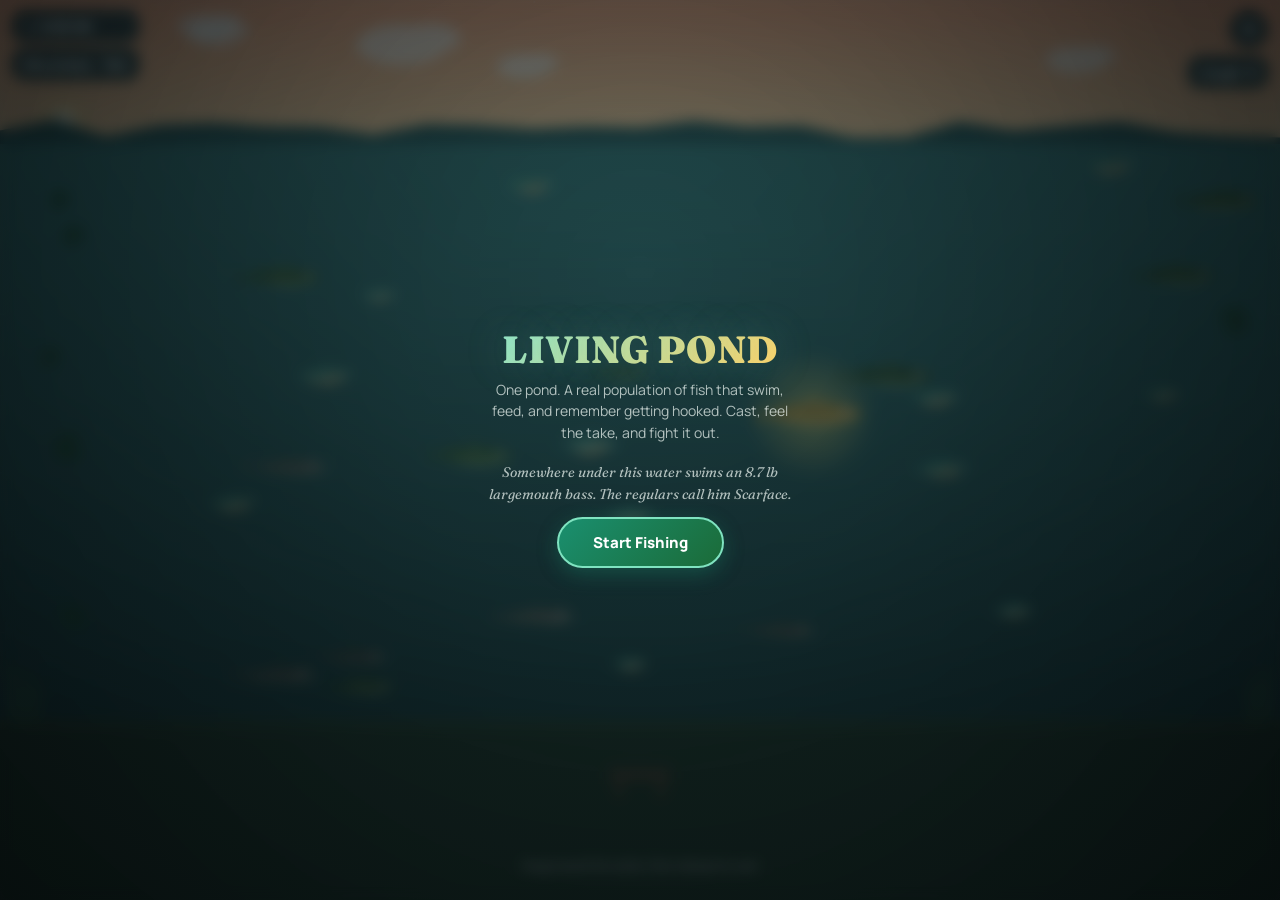
<file: living-pond/index.html>
<!doctype html><html><head><meta charset=utf8><meta name=viewport content="width=device-width,initial-scale=1,viewport-fit=cover"><style>:root{color-scheme:light;box-sizing:border-box;padding-top:env(safe-area-inset-top,0px);padding-bottom:env(safe-area-inset-bottom,0px)}html{scroll-padding-top:env(safe-area-inset-top,0px)}body{margin:0;padding:0;font:14px -apple-system,BlinkMacSystemFont,sans-serif;background:#faf9f5;color:#141413}img{max-width:100%}[hidden]:not([hidden=until-found i]){display:none!important}</style></head><body>
<title>Living Pond</title>
<link rel="stylesheet" href="https://fonts.googleapis.com/css2?family=Fraunces:opsz,wght@9..144,300..900&family=Manrope:wght@400;500;600;700;800&display=swap">
<style>
:root{
  --ink:#eef6f2;
  --ink-dim:rgba(238,246,242,.72);
  --ink-faint:rgba(238,246,242,.5);
  --deep:#0a1a1f;
  --panel:rgba(9,24,29,.82);
  --panel-border:rgba(150,210,196,.22);
  --accent:#7fe3c0;
  --accent-soft:rgba(127,227,192,.16);
  --gold:#ffd166;
  --gold-deep:#d68c1a;
  --reed:#2f8f4e;
  --reed-deep:#1b6b38;
  --danger:#ef4444;
  --info:#38bdf8;
  --font-display:'Fraunces',Georgia,'Times New Roman',serif;
  --font-ui:'Manrope',system-ui,-apple-system,sans-serif;
}
*{margin:0;padding:0;box-sizing:border-box;touch-action:none;user-select:none;-webkit-user-select:none;-webkit-tap-highlight-color:transparent}
html,body{width:100%;height:100%;overflow:hidden;background:var(--deep);font-family:var(--font-ui);color:var(--ink)}
#c{position:fixed;inset:0;width:100%;height:100%;display:block}

#hud{position:fixed;top:0;left:0;right:0;padding:calc(10px + env(safe-area-inset-top,0px)) 12px 10px;display:flex;justify-content:space-between;align-items:flex-start;pointer-events:none;z-index:10}
.chip{background:var(--panel);border:1px solid var(--panel-border);border-radius:12px;padding:6px 11px;font-size:12px;font-weight:600;display:flex;align-items:center;gap:6px;backdrop-filter:blur(3px);box-shadow:0 2px 10px rgba(0,0,0,.25)}
.chip b{font-size:13px;font-variant-numeric:tabular-nums}
#activity{margin-top:6px;transition:color .4s ease}
#activity.hot{color:var(--gold)}
#activity.fair{color:var(--accent)}
#activity.slow{color:#8aa6ac}
#pauseBtn{pointer-events:auto;background:var(--panel);border:1px solid var(--panel-border);color:var(--ink);width:38px;height:38px;border-radius:50%;font-size:16px;display:flex;align-items:center;justify-content:center;box-shadow:0 2px 10px rgba(0,0,0,.25)}
#pauseBtn:active{transform:scale(.94)}

#castHint{position:fixed;left:0;right:0;bottom:calc(26px + env(safe-area-inset-bottom,0px));text-align:center;font-size:12px;font-weight:500;color:var(--ink-dim);pointer-events:none;z-index:9;text-shadow:0 1px 3px rgba(0,0,0,.6);transition:color .2s ease}
#castHint.aiming{color:var(--gold);font-weight:700}

#fightUI{position:fixed;left:0;right:0;bottom:0;padding:16px 16px calc(26px + env(safe-area-inset-bottom,0px));display:none;flex-direction:column;gap:8px;z-index:11;background:linear-gradient(0deg,rgba(4,12,15,.86),rgba(4,12,15,0))}
.barRow{display:flex;align-items:center;gap:8px;font-size:11px;font-weight:700;letter-spacing:.04em;text-transform:uppercase}
.barRow span:first-child{width:52px;color:var(--ink-dim)}
.barBg{flex:1;height:14px;border-radius:8px;background:rgba(0,0,0,.5);overflow:hidden;border:1px solid rgba(255,255,255,.12)}
.barFill{height:100%;border-radius:8px;transition:width .06s linear}
#tensionFill{background:linear-gradient(90deg,var(--gold),var(--danger))}
#staminaFill{background:linear-gradient(90deg,var(--info),#2563eb)}
#fightLabel{text-align:center;font-family:var(--font-display);font-weight:700;font-size:15px;margin-bottom:2px;text-shadow:0 1px 3px rgba(0,0,0,.6)}
#holdBtn{align-self:center;margin-top:6px;width:104px;height:104px;border-radius:50%;background:radial-gradient(circle at 32% 28%,#8fd7ff,#1a6fb8);border:3px solid rgba(255,255,255,.5);color:#fff;font-weight:800;font-size:13px;letter-spacing:.03em;display:flex;align-items:center;justify-content:center;text-align:center;box-shadow:0 4px 18px rgba(0,0,0,.4)}
#holdBtn.active{background:radial-gradient(circle at 32% 28%,#ffe27a,#d68c1a);transform:scale(.96)}

.ov{position:fixed;inset:0;background:radial-gradient(ellipse at 50% 30%,rgba(20,45,50,.6),rgba(4,10,13,.72));backdrop-filter:blur(7px) saturate(1.15);-webkit-backdrop-filter:blur(7px) saturate(1.15);display:none;flex-direction:column;align-items:center;justify-content:center;padding:24px;text-align:center;z-index:50;overflow-y:auto}
.ov.show{display:flex;animation:ovIn .35s cubic-bezier(.2,.8,.2,1)}
@keyframes ovIn{from{opacity:0;transform:scale(.96) translateY(8px)}to{opacity:1;transform:scale(1) translateY(0)}}
@media (prefers-reduced-motion:reduce){.ov.show{animation:none}}
.ov h1{font-family:var(--font-display);font-size:38px;font-weight:900;letter-spacing:.01em;text-wrap:balance;background:linear-gradient(135deg,#8fe3c7,var(--gold));-webkit-background-clip:text;background-clip:text;color:transparent;margin-bottom:6px;text-shadow:0 0 40px rgba(143,227,199,.25)}
.ov h2{font-family:var(--font-display);font-size:22px;font-weight:800;margin-bottom:10px;color:var(--ink)}
.ov p{font-size:14px;color:var(--ink-dim);max-width:320px;line-height:1.55;margin-bottom:6px}
.legend{font-family:var(--font-display);font-style:italic;font-size:13px;color:var(--accent);max-width:300px;margin:12px 0 20px;line-height:1.6}
.btn{font-family:var(--font-ui);background:linear-gradient(135deg,#1a8f6f,var(--reed-deep));border:2px solid var(--accent);color:#fff;font-size:15px;font-weight:800;padding:13px 34px;border-radius:26px;margin:6px 0;box-shadow:0 6px 20px rgba(26,143,111,.35)}
.btn:active{transform:scale(.97)}
.btn.secondary{background:linear-gradient(135deg,#2a4a5a,#173340);border-color:rgba(255,255,255,.35);box-shadow:none}
.btn.almanac{background:linear-gradient(135deg,var(--reed),var(--reed-deep));border-color:#bfe6a8}

#catchCard{position:relative;width:100%;max-width:340px;background:linear-gradient(180deg,rgba(255,255,255,.07),rgba(255,255,255,.02));border:1px solid var(--panel-border);border-radius:16px 16px 6px 6px;padding:22px 18px 18px;margin-bottom:16px;box-shadow:0 12px 32px rgba(0,0,0,.35)}
#catchCard::after{content:"";position:absolute;left:14px;right:14px;bottom:0;border-bottom:2px dashed rgba(180,220,210,.3)}
.ticketNo{position:absolute;top:10px;right:14px;font-size:10px;letter-spacing:.06em;color:var(--ink-faint);font-variant-numeric:tabular-nums}
.eyebrow{font-size:11px;text-transform:uppercase;letter-spacing:.1em;color:var(--accent);font-weight:700;margin-bottom:6px}
.eyebrow.legendary{color:var(--gold)}
#catchCard .fishName{font-family:var(--font-display);font-size:23px;font-weight:800;margin-bottom:2px}
#catchCard .fishWeight{font-family:var(--font-display);font-size:36px;font-weight:900;color:var(--gold);font-variant-numeric:tabular-nums}
#catchCard .fishMeta{font-size:12px;color:var(--ink-dim);margin-top:6px}
#catchCard .pbTag{display:inline-block;margin-top:10px;background:var(--gold-deep);color:#1a1200;font-weight:800;font-size:11px;padding:3px 10px;border-radius:10px;letter-spacing:.03em}

#menuStats{width:100%;max-width:340px;display:flex;gap:8px;margin-bottom:14px}
.statBox{flex:1;background:var(--panel);border:1px solid var(--panel-border);border-radius:10px;padding:12px 6px}
.statBox b{display:block;font-family:var(--font-display);font-size:21px;font-weight:900;color:var(--accent);font-variant-numeric:tabular-nums}
.statBox span{font-size:10px;color:var(--ink-faint);text-transform:uppercase;letter-spacing:.04em}

#log{width:100%;max-width:340px;max-height:180px;overflow-y:auto;text-align:left;margin-bottom:16px;border-top:1px solid rgba(180,220,210,.15)}
.logRow{display:flex;justify-content:space-between;font-size:12px;padding:7px 2px;border-bottom:1px solid rgba(180,220,210,.1)}
.logRow .w{color:var(--gold);font-weight:700;font-variant-numeric:tabular-nums}
.logEmpty{font-size:12px;color:var(--ink-faint);padding:14px 0;text-align:center}

.almanacCard{width:100%;max-width:340px;background:rgba(47,143,78,.16);border:1px solid rgba(191,230,168,.4);border-radius:14px;padding:14px;margin-bottom:14px}
.almanacCard p{color:rgba(238,246,242,.85);margin-bottom:10px;font-size:13px;line-height:1.5}

#toast{position:fixed;left:50%;top:18%;transform:translate(-50%,-8px);background:var(--panel);border:1px solid var(--panel-border);border-radius:12px;padding:10px 18px;font-size:13px;font-weight:700;opacity:0;pointer-events:none;z-index:40;transition:opacity .25s,transform .25s;text-align:center;max-width:280px}
#toast.show{opacity:1;transform:translate(-50%,0)}

#err{display:none;position:fixed;bottom:14px;left:10px;right:10px;background:#3a1020;border:1px solid #ff4466;color:#ffccdd;padding:10px;border-radius:8px;font-size:12px;z-index:100}
</style>
<canvas id="c"></canvas>

<div id="hud">
  <div>
    <div class="chip"><span id="timeIcon">&#9728;</span><b id="timeLabel">6:00 AM</b></div>
    <div class="chip" id="activity">Bite window: <b id="activityLabel">&nbsp;Fair</b></div>
  </div>
  <div style="display:flex;flex-direction:column;align-items:flex-end;gap:8px">
    <button id="pauseBtn">&#9776;</button>
    <div class="chip">Caught <b id="catchCount">0</b></div>
  </div>
</div>

<div id="castHint">Drag toward the water, then release to cast</div>

<div id="fightUI">
  <div id="fightLabel">Something's on!</div>
  <div class="barRow"><span>Tension</span><div class="barBg"><div class="barFill" id="tensionFill" style="width:0%"></div></div></div>
  <div class="barRow"><span>Fish</span><div class="barBg"><div class="barFill" id="staminaFill" style="width:100%"></div></div></div>
  <div id="holdBtn">HOLD<br>TO REEL</div>
</div>

<div class="ov show" id="start">
  <h1>LIVING POND</h1>
  <p>One pond. A real population of fish that swim, feed, and remember getting hooked. Cast, feel the take, and fight it out.</p>
  <p class="legend">Somewhere under this water swims an 8.7&nbsp;lb largemouth bass. The regulars call him Scarface.</p>
  <button class="btn" id="startBtn">Start Fishing</button>
</div>

<div class="ov" id="catch">
  <div id="catchCard"></div>
  <button class="btn" id="catchContinue">Keep Fishing</button>
</div>

<div class="ov" id="menu">
  <h2>Livewell</h2>
  <div id="menuStats">
    <div class="statBox"><b id="statTotal">0</b><span>Caught</span></div>
    <div class="statBox"><b id="statBig">&mdash;</b><span>Biggest</span></div>
    <div class="statBox"><b id="statSpecies">0/3</b><span>Species</span></div>
  </div>
  <div id="log"></div>
  <div class="almanacCard">
    <p>Ready to try this on real water? Your Fishing Almanac reads the actual conditions near you and tells you when the bite will really turn on.</p>
    <button class="btn almanac" id="almanacBtn">Open Fishing Almanac &#8599;</button>
  </div>
  <button class="btn secondary" id="resumeBtn">Back to the Water</button>
</div>

<div id="toast"></div>
<div id="err"></div>

<script>
(function(){
"use strict";
window.onerror = function(msg){ showErr(String(msg)); };
function showErr(m){ var e=document.getElementById("err"); e.style.display="block"; e.textContent="Error: "+m; }

var cvs = document.getElementById("c");
var ctx = cvs.getContext("2d");
var W=0, H=0, DPR=1;
function resize(){
  DPR = Math.min(2, window.devicePixelRatio||1);
  W = window.innerWidth; H = window.innerHeight;
  cvs.width = Math.floor(W*DPR); cvs.height = Math.floor(H*DPR);
  cvs.style.width = W+"px"; cvs.style.height = H+"px";
  ctx.setTransform(DPR,0,0,DPR,0,0);
}
window.addEventListener("resize", resize);
resize();

// ---------- Audio ----------
var actx=null;
function ensureAudio(){ if(!actx){ try{ actx = new (window.AudioContext||window.webkitAudioContext)(); }catch(e){} } if(actx && actx.state==="suspended") actx.resume(); }
function tone(freq,dur,type,gainV,delay){
  if(!actx) return;
  var t0 = actx.currentTime + (delay||0);
  var osc = actx.createOscillator(); var g = actx.createGain();
  osc.type = type||"sine"; osc.frequency.setValueAtTime(freq,t0);
  g.gain.setValueAtTime(0,t0);
  g.gain.linearRampToValueAtTime(gainV||0.2, t0+0.015);
  g.gain.exponentialRampToValueAtTime(0.001, t0+dur);
  osc.connect(g); g.connect(actx.destination);
  osc.start(t0); osc.stop(t0+dur+0.02);
}
function sfxSplash(){
  if(!actx) return;
  var bufSize = actx.sampleRate*0.25;
  var buf = actx.createBuffer(1,bufSize,actx.sampleRate);
  var d = buf.getChannelData(0);
  for(var i=0;i<bufSize;i++){ d[i] = (Math.random()*2-1) * Math.pow(1-i/bufSize,2); }
  var src = actx.createBufferSource(); src.buffer = buf;
  var filt = actx.createBiquadFilter(); filt.type="lowpass"; filt.frequency.value=1200;
  var g = actx.createGain(); g.gain.value=0.5;
  src.connect(filt); filt.connect(g); g.connect(actx.destination); src.start();
}
function sfxTick(){ tone(320+Math.random()*60,0.06,"square",0.06); }
function sfxSnap(){ tone(180,0.35,"sawtooth",0.22); tone(90,0.4,"square",0.18,0.02); }
function sfxCatch(){
  var notes=[523,659,784,1046];
  for(var i=0;i<notes.length;i++) tone(notes[i],0.3,"triangle",0.16,i*0.09);
}
function sfxLegend(){
  var notes=[392,523,659,784,988,1318];
  for(var i=0;i<notes.length;i++) tone(notes[i],0.4,"triangle",0.18,i*0.1);
}

// ---------- World state ----------
var POND = { top:0, bottom:0, left:14, right:14 }; // margins; top/bottom computed on resize
function pondBounds(){ return { x0:POND.left, x1:W-POND.right, y0:H*0.16, y1:H*0.80 }; }

var gameHour = 6.2; // 24h clock
var HOUR_LEN = 5.5; // real seconds per in-game hour
var weather = "clear"; // clear | cloudy | rain | windy
var weatherTimer = 0;
var rainDrops = [];
var lightningTimer = randRange(3,8), lightningAlpha = 0;
function windMult(){ return weather==="windy" ? 2.1 : weather==="rain" ? 1.35 : 1; }

// screen "juice" — shake on hookset, warm flash on a legendary catch
var shakeMag = 0;
var screenFlashAlpha = 0;

// occasional bird flyby
var activeBird = null, birdTimer = randRange(10,22);

// moon cycle — real anglers watch this; here it nudges bite activity too
var MOON_CYCLE_DAYS = 6;
var daysElapsed = 0;
var moonPhase = 0;
var moonMult = 1;
var MOON_EMOJI = ["\u{1F311}","\u{1F312}","\u{1F313}","\u{1F314}","\u{1F315}","\u{1F316}","\u{1F317}","\u{1F318}"];
function moonEmoji(phase){ var idx = Math.floor(phase*8+0.5)%8; return MOON_EMOJI[idx]; }

function timeOfDayName(){
  var h = gameHour%24;
  if(h>=5 && h<7.5) return "dawn";
  if(h>=7.5 && h<17) return "day";
  if(h>=17 && h<19.5) return "dusk";
  return "night";
}
function timeLabelStr(){
  var h = Math.floor(gameHour%24), m = Math.floor((gameHour%1)*60);
  var ap = h>=12?"PM":"AM"; var h12 = h%12; if(h12===0) h12=12;
  return h12+":"+(m<10?"0":"")+m+" "+ap;
}
function timeIconStr(){
  var t=timeOfDayName();
  if(t==="dawn") return "\u{1F305}";
  if(t==="day") return weather==="rain"?"\u{1F327}":(weather==="cloudy"?"☁":"☀");
  if(t==="dusk") return "\u{1F306}";
  return moonEmoji(moonPhase);
}

// ---------- Species ----------
// profile: half-width samples from tail (t=-1) to head (t=1), as a fraction of body length L.
// Shapes are deliberately different per species so the silhouette alone reads at a glance,
// not just the markings on top of it.
var SPECIES = {
  bluegill: {
    label:"Bluegill", color:"#7fd6c8", dark:"#2f6f62", minW:0.2, maxW:1.6,
    bellyColor:"#ffb37a", // the warm orange breast blush real sunfish/bluegill show
    lureAff:{worm:1.0, spinner:0.35, frog:0.15},
    baseActivity:0.7, staminaBase:16, tensionGain:0.55, fightStyle:"steady",
    len:24, swimFreq:1.9, swimAmp:1.1, schooling:true,
    profile:[[-1,0.03],[-0.72,0.16],[-0.38,0.32],[-0.05,0.38],[0.3,0.32],[0.6,0.21],[0.84,0.11],[1,0.03]]
  },
  bass: {
    label:"Largemouth Bass", color:"#6ba054", dark:"#233d1e", minW:1.0, maxW:7.0,
    bellyColor:"#d9e6c2",
    lureAff:{worm:0.55, spinner:0.85, frog:1.0},
    baseActivity:0.55, staminaBase:34, tensionGain:0.9, fightStyle:"aggressive",
    len:38, swimFreq:1.25, swimAmp:0.8, ambush:true,
    profile:[[-1,0.03],[-0.7,0.13],[-0.35,0.21],[0,0.235],[0.35,0.23],[0.62,0.205],[0.82,0.155],[1,0.11]]
  },
  catfish: {
    label:"Channel Catfish", color:"#9c968a", dark:"#3a362c", minW:2.0, maxW:15.0,
    bellyColor:"#d8d2c0",
    lureAff:{worm:1.0, spinner:0.25, frog:0.1},
    baseActivity:0.5, staminaBase:42, tensionGain:0.4, fightStyle:"grind",
    len:32, swimFreq:0.95, swimAmp:0.55, bottomDweller:true,
    profile:[[-1,0.02],[-0.75,0.075],[-0.4,0.125],[0,0.15],[0.35,0.165],[0.62,0.18],[0.85,0.17],[1,0.135]]
  }
};

// activity multiplier by species + time + weather + moon, 0..1.6
function activityFor(spKey){
  var sp = SPECIES[spKey], t = timeOfDayName(), mult = 1;
  if(spKey==="bass"){
    if(t==="dawn"||t==="dusk") mult *= 1.5; else if(t==="night") mult*=0.7; else mult*=0.85;
    if(weather==="cloudy"||weather==="rain") mult *= 1.25;
    if(weather==="windy") mult *= 1.15;
  } else if(spKey==="catfish"){
    if(t==="night"||t==="dusk") mult *= 1.4; else if(t==="day") mult*=0.75;
    if(weather==="rain") mult *= 1.2;
  } else { // bluegill - steady, prefers bright calm daytime
    if(t==="day") mult *= 1.15; else if(t==="night") mult *= 0.5;
    if(weather==="clear") mult *= 1.1;
    if(weather==="windy") mult *= 0.8;
  }
  return Math.max(0.15, Math.min(1.6, sp.baseActivity*mult*moonMult));
}
function globalActivity(){
  return (activityFor("bluegill")+activityFor("bass")+activityFor("catfish"))/3;
}

// ---------- Fish population ----------
var fish = [];
var nextFishId = 1;
var scarfaceCaught = false;
function randRange(a,b){ return a + Math.random()*(b-a); }

function spawnFish(spKey, opts){
  opts = opts||{};
  var sp = SPECIES[spKey];
  var b = pondBounds();
  var tint = Math.random();
  var spawnY = opts.y!=null ? opts.y : randRange(b.y0+20, b.y1-20);
  if(sp.bottomDweller && opts.y==null){ spawnY = randRange(b.y0+(b.y1-b.y0)*0.55, b.y1-14); }
  var f = {
    id: nextFishId++,
    species: spKey,
    weight: opts.weight!=null ? opts.weight : randRange(sp.minW, sp.maxW),
    x: opts.x!=null ? opts.x : randRange(b.x0+20, b.x1-20),
    y: spawnY,
    vx:0, vy:0,
    wanderAng: Math.random()*Math.PI*2,
    wariness: opts.wariness||0,
    state: "idle", // idle | interested | hooked
    legendary: !!opts.legendary,
    facing: 1,
    bob: Math.random()*10,
    swimPhase: Math.random()*Math.PI*2,
    bursting: false,
    burstTimer: randRange(1.5,4),
    pauseTimer: 0,
    tint: tint,
    renderColor: opts.legendary ? "#caa24a" : lerpColor(sp.dark, sp.color, 0.12+tint*0.34)
  };
  fish.push(f);
  return f;
}

function initPond(){
  for(var i=0;i<13;i++) spawnFish("bluegill");
  for(var i=0;i<7;i++) spawnFish("bass");
  for(var i=0;i<5;i++) spawnFish("catfish");
  spawnFish("bass", { weight:8.7, wariness:0.55, legendary:true });
}

var POP_TARGET = { bluegill:13, bass:7, catfish:5 };
var regenTimer = 0;
function updateRegen(dt){
  regenTimer += dt;
  if(regenTimer < 9) return;
  regenTimer = 0;
  var counts = { bluegill:0, bass:0, catfish:0 };
  for(var i=0;i<fish.length;i++) counts[fish[i].species]++;
  for(var key in POP_TARGET){
    if(counts[key] < POP_TARGET[key] && Math.random() < 0.6){
      spawnFish(key);
      break;
    }
  }
}

// ---------- Lures ----------
var LURES = {
  worm:{ label:"Worm", color:"#8a5a3a" },
  spinner:{ label:"Spinner", color:"#c9d6de" },
  frog:{ label:"Frog", color:"#5a8f3a" }
};
var lureType = "worm";
var lure = null; // {x,y,state:'flying'|'water', t}

// ---------- Casting input ----------
var castAnchor = null; // {x,y}
var castOrigin = { x:0, y:0 };
function updateCastOrigin(){ castOrigin.x = W/2; castOrigin.y = H*0.86; }
updateCastOrigin();
window.addEventListener("resize", updateCastOrigin);
window.addEventListener("resize", seedEnvironment);

var gameState = "menu"; // menu | idle | fight | catchcard | pausemenu
var ripples = [];
var splashes = [];
var droplets = []; // splash droplet particles {x,y,vx,vy,r,a}
var bubbles = []; // rising bubbles from a sunk lure {x,y,vy,r,a}
var catchBursts = []; // ring-flash at a catch {x,y,t,legendary}
var toastTimer = 0;

// ---------- Ambient scenery (stars, tree line, lily pads, reeds) ----------
var STARS = [], TREELINE = [], LILYPADS = [], REEDS = [], CLOUDS = [], DRAGONFLIES = [], FIREFLIES = [];
function seedEnvironment(){
  var b = pondBounds();
  STARS = [];
  for(var i=0;i<70;i++){
    STARS.push({ x: Math.random()*W, y: Math.random()*(b.y0+24), r: 0.6+Math.random()*1.3, tw: Math.random()*Math.PI*2, spd: 0.6+Math.random()*1.1 });
  }
  TREELINE = [];
  var segs = 24;
  for(var i=0;i<=segs;i++){ TREELINE.push({ x:(W/segs)*i, h:8+Math.random()*20 }); }
  LILYPADS = [];
  for(var i=0;i<6;i++){
    var side = Math.random()<0.5?-1:1;
    LILYPADS.push({
      x: side<0 ? randRange(b.x0+8, b.x0+64) : randRange(b.x1-64, b.x1-8),
      y: randRange(b.y0+44, b.y1-16),
      r: randRange(8,15), rot: Math.random()*Math.PI*2
    });
  }
  REEDS = [];
  for(var i=0;i<9;i++){ REEDS.push({ x: randRange(b.x0-6, b.x0+22), h: randRange(28,54), sway: Math.random()*Math.PI*2 }); }
  for(var i=0;i<9;i++){ REEDS.push({ x: randRange(b.x1-22, b.x1+6), h: randRange(28,54), sway: Math.random()*Math.PI*2 }); }
  CLOUDS = [];
  for(var i=0;i<5;i++){ CLOUDS.push({ x: Math.random()*W, y: randRange(b.y0*0.14,b.y0*0.5), w: randRange(40,92), speed: randRange(3,8) }); }
  DRAGONFLIES = [];
  for(var i=0;i<3;i++){ DRAGONFLIES.push({ x: randRange(b.x0+20,b.x1-20), y: randRange(b.y0+18,b.y0+70), ang: Math.random()*Math.PI*2, speed: randRange(50,90), wobble: Math.random()*Math.PI*2 }); }
  FIREFLIES = [];
  for(var i=0;i<12;i++){ FIREFLIES.push({ x: randRange(b.x0-10,b.x1+10), y: randRange(b.y1-38,b.y1+18), phase: Math.random()*Math.PI*2, driftAng: Math.random()*Math.PI*2 }); }
}

function doCast(target){
  var b = pondBounds();
  target.x = Math.max(b.x0+10, Math.min(b.x1-10, target.x));
  target.y = Math.max(b.y0+10, Math.min(b.y1-10, target.y));
  lure = { x:castOrigin.x, y:castOrigin.y, tx:target.x, ty:target.y, t:0, state:"flying", type:lureType, ripplePulse:0, bubbleTimer:0 };
}

function landLure(){
  lure.state = "water"; lure.t = 0;
  splashes.push({ x:lure.x, y:lure.y, r:4, a:1 });
  ripples.push({ x:lure.x, y:lure.y, r:4, a:0.6 });
  for(var i=0;i<7;i++){
    var ang = -Math.PI/2 + (Math.random()-0.5)*1.7;
    var spd = randRange(45,115);
    droplets.push({ x:lure.x, y:lure.y, vx:Math.cos(ang)*spd, vy:Math.sin(ang)*spd, r:randRange(1.4,2.8), a:1 });
  }
  sfxSplash();
}

function reelInLure(){ lure = null; gameState="idle"; }

// ---------- Fight state ----------
var hookedFish = null;
var tension = 0, staminaMax=0, stamina=0, holding=false;
var fightRunTimer = 0;
var fightAnchor = { x:0, y:0 }; // where the hooked fish struggles; drifts toward the dock as it tires
var fightJumpPhase = 0, fightJumpTimer = 0, fightJumping = false;

function startFight(f){
  hookedFish = f;
  f.state = "hooked";
  gameState = "fight";
  tension = 12;
  staminaMax = SPECIES[f.species].staminaBase * (0.5 + f.weight/SPECIES[f.species].maxW*0.9);
  stamina = staminaMax;
  fightAnchor.x = f.x; fightAnchor.y = f.y;
  fightJumpTimer = randRange(1.4,3.2);
  fightJumping = false;
  shakeMag = f.legendary ? 15 : 7;
  document.getElementById("fightUI").style.display = "flex";
  document.getElementById("fightLabel").textContent = f.legendary ? "Something HUGE just hit!" : "Something's on!";
  fightRunTimer = randRange(1.2,2.6);
}

function endFight(landed){
  document.getElementById("fightUI").style.display = "none";
  if(hookedFish){
    if(landed){
      catchFish(hookedFish);
    } else {
      hookedFish.wariness = Math.min(0.9, hookedFish.wariness + 0.35);
      hookedFish.state = "idle";
      sfxSnap();
      showToast("It got away. This one will be warier now.");
    }
  }
  hookedFish = null;
  lure = null;
  gameState = "idle";
}

var catchLog = []; // {species, weight, lure, time}
var personalBest = { bluegill:0, bass:0, catfish:0 };

function pad4(n){ n=""+n; while(n.length<4) n="0"+n; return n; }

function catchFish(f){
  var idx = fish.indexOf(f);
  if(idx>=0) fish.splice(idx,1);
  var entry = { species:f.species, weight:f.weight, lure:lureType, legendary:f.legendary, time:timeLabelStr() };
  catchLog.unshift(entry);
  if(f.weight > personalBest[f.species]) personalBest[f.species] = f.weight;
  catchBursts.push({ x:f.x, y:f.y, t:0, legendary:f.legendary });
  if(f.legendary){
    scarfaceCaught = true; sfxLegend();
    shakeMag = 22; screenFlashAlpha = 0.6;
    for(var i=0;i<16;i++){
      var ang = Math.random()*Math.PI*2, spd = randRange(30,90);
      droplets.push({ x:f.x, y:f.y, vx:Math.cos(ang)*spd, vy:Math.sin(ang)*spd-40, r:randRange(1.5,3.2), a:1, gold:true });
    }
  } else { sfxCatch(); }
  document.getElementById("catchCount").textContent = catchLog.length;
  showCatchCard(entry);
}

function showCatchCard(entry){
  gameState = "catchcard";
  var sp = SPECIES[entry.species];
  var isPB = personalBest[entry.species] === entry.weight;
  var html = "<div class='ticketNo'>No. "+pad4(catchLog.length)+"</div>";
  html += "<div class='eyebrow"+(entry.legendary?" legendary":"")+"'>"+(entry.legendary?"★ Legendary Catch ★":"Catch Logged")+"</div>";
  html += "<div class='fishName'>"+(entry.legendary?"Scarface":sp.label)+"</div>";
  html += "<div class='fishWeight'>"+entry.weight.toFixed(1)+" lb</div>";
  html += "<div class='fishMeta'>"+(entry.legendary?sp.label+" &middot; ":"")+"Caught on "+LURES[entry.lure].label+" &middot; "+entry.time+"</div>";
  if(isPB) html += "<div class='pbTag'>NEW PERSONAL BEST</div>";
  document.getElementById("catchCard").innerHTML = html;
  document.getElementById("catch").classList.add("show");
}

function showToast(msg){
  var t = document.getElementById("toast");
  t.textContent = msg; t.classList.add("show"); toastTimer = 2.6;
}

// ---------- Menu / log rendering ----------
function renderMenu(){
  var total = catchLog.length;
  var biggest = 0, biggestLabel = "—";
  for(var i=0;i<catchLog.length;i++){ if(catchLog[i].weight>biggest){ biggest=catchLog[i].weight; biggestLabel=biggest.toFixed(1)+" lb"; } }
  var speciesCaught = 0;
  for(var key in personalBest) if(personalBest[key]>0) speciesCaught++;
  document.getElementById("statTotal").textContent = total;
  document.getElementById("statBig").textContent = biggestLabel;
  document.getElementById("statSpecies").textContent = speciesCaught+"/3";

  var logEl = document.getElementById("log");
  if(catchLog.length===0){
    logEl.innerHTML = "<div class='logEmpty'>Nothing in the livewell yet. Go make a cast.</div>";
  } else {
    var html = "";
    for(var i=0;i<Math.min(catchLog.length,20);i++){
      var e = catchLog[i];
      html += "<div class='logRow'><span>"+(e.legendary?"&#9733; Scarface":SPECIES[e.species].label)+"</span><span class='w'>"+e.weight.toFixed(1)+" lb</span></div>";
    }
    logEl.innerHTML = html;
  }
}

// ---------- Input handling ----------
var dragging = false, dragStart=null, aimPos=null;
var castHintEl = null;

function pointerDown(x,y){
  ensureAudio();
  if(gameState==="idle" && !lure){
    dragging = true; dragStart = {x:x,y:y}; aimPos = {x:x,y:y};
  } else if(gameState==="fight"){
    holding = true;
    document.getElementById("holdBtn").classList.add("active");
  }
}
function pointerMove(x,y){ if(dragging) aimPos = {x:x,y:y}; }
function pointerUp(x,y){
  if(dragging){
    dragging = false;
    var dx = x-dragStart.x, dy = y-dragStart.y;
    var dist = Math.sqrt(dx*dx+dy*dy);
    if(dist > 14){
      var power = Math.min(2.6, 1 + dist/90);
      var target = { x: castOrigin.x + dx*power, y: castOrigin.y + dy*power - 40 };
      doCast(target);
    }
    aimPos = null;
    if(castHintEl) castHintEl.classList.remove("aiming");
  }
  if(gameState==="fight"){
    holding = false;
    document.getElementById("holdBtn").classList.remove("active");
  }
}

cvs.addEventListener("touchstart", function(e){
  e.preventDefault();
  var t = e.touches[0];
  pointerDown(t.clientX, t.clientY);
}, {passive:false});
cvs.addEventListener("touchmove", function(e){
  e.preventDefault();
  var t = e.touches[0];
  pointerMove(t.clientX, t.clientY);
}, {passive:false});
cvs.addEventListener("touchend", function(e){
  e.preventDefault();
  var t = e.changedTouches[0];
  pointerUp(t.clientX, t.clientY);
}, {passive:false});

cvs.addEventListener("mousedown", function(e){ pointerDown(e.clientX,e.clientY); });
window.addEventListener("mousemove", function(e){ if(dragging) pointerMove(e.clientX,e.clientY); });
window.addEventListener("mouseup", function(e){ pointerUp(e.clientX,e.clientY); });

var holdBtn = document.getElementById("holdBtn");
holdBtn.addEventListener("touchstart", function(e){ e.preventDefault(); e.stopPropagation(); holding=true; holdBtn.classList.add("active"); }, {passive:false});
holdBtn.addEventListener("touchend", function(e){ e.preventDefault(); e.stopPropagation(); holding=false; holdBtn.classList.remove("active"); }, {passive:false});
holdBtn.addEventListener("mousedown", function(e){ e.stopPropagation(); holding=true; holdBtn.classList.add("active"); });
holdBtn.addEventListener("mouseup", function(e){ e.stopPropagation(); holding=false; holdBtn.classList.remove("active"); });

// ---------- Overlay buttons ----------
document.getElementById("startBtn").addEventListener("click", function(){
  ensureAudio();
  document.getElementById("start").classList.remove("show");
  gameState = "idle";
});
document.getElementById("catchContinue").addEventListener("click", function(){
  document.getElementById("catch").classList.remove("show");
  gameState = "idle";
});
document.getElementById("pauseBtn").addEventListener("click", function(){
  if(gameState==="fight") return;
  renderMenu();
  document.getElementById("menu").classList.add("show");
  gameState = "pausemenu";
});
document.getElementById("resumeBtn").addEventListener("click", function(){
  document.getElementById("menu").classList.remove("show");
  gameState = "idle";
});
document.getElementById("almanacBtn").addEventListener("click", function(){
  window.open("https://diddlerr.github.io/fishing-almanac/", "_blank");
});

// lure type is picked contextually: cycle by tapping the cast hint area is out of scope for v1,
// default to worm but rotate automatically based on time of day to keep variety realistic-ish
function autoPickLure(){
  var t = timeOfDayName();
  if(t==="dawn"||t==="dusk") lureType = Math.random()<0.6 ? "frog" : "spinner";
  else if(t==="night") lureType = "worm";
  else lureType = ["worm","spinner","frog"][Math.floor(Math.random()*3)];
}

// ---------- Update ----------
var last = performance.now();
function update(dt){
  gameHour += dt/HOUR_LEN;
  daysElapsed += dt/HOUR_LEN/24;
  moonPhase = (daysElapsed % MOON_CYCLE_DAYS)/MOON_CYCLE_DAYS;
  moonMult = 1 + 0.18*Math.cos(moonPhase*4*Math.PI);

  weatherTimer -= dt;
  if(weatherTimer<=0){
    weatherTimer = randRange(40,90);
    var r = Math.random();
    weather = r<0.5?"clear": r<0.72?"cloudy": r<0.88?"windy":"rain";
    if(weather==="rain"){
      rainDrops = [];
      for(var i=0;i<70;i++) rainDrops.push({x:Math.random()*W,y:Math.random()*H,s:randRange(6,12)});
    }
  }
  if(weather==="rain"){
    for(var i=0;i<rainDrops.length;i++){ rainDrops[i].y += rainDrops[i].s*dt*60*0.16; if(rainDrops[i].y>H){ rainDrops[i].y=-10; rainDrops[i].x=Math.random()*W; } }
    lightningTimer -= dt;
    if(lightningTimer<=0){
      if(Math.random()<0.16){ lightningAlpha = 0.55; lightningTimer = randRange(5,11); }
      else lightningTimer = randRange(1.5,3.5);
    }
  }
  if(lightningAlpha>0){ lightningAlpha = Math.max(0, lightningAlpha - dt*1.9); }
  if(shakeMag>0){ shakeMag = Math.max(0, shakeMag - dt*32); }
  if(screenFlashAlpha>0){ screenFlashAlpha = Math.max(0, screenFlashAlpha - dt*0.9); }

  // ambient wildlife
  for(var i=0;i<CLOUDS.length;i++){
    var cl = CLOUDS[i];
    cl.x += cl.speed*dt;
    if(cl.x > W+cl.w) cl.x = -cl.w;
  }
  for(var i=0;i<DRAGONFLIES.length;i++){
    var dfl = DRAGONFLIES[i];
    dfl.wobble += dt*4;
    dfl.ang += (Math.random()-0.5)*dt*2;
    dfl.x += Math.cos(dfl.ang)*dfl.speed*dt + Math.sin(dfl.wobble)*8*dt;
    dfl.y += Math.sin(dfl.ang)*dfl.speed*dt*0.4;
    var db = pondBounds();
    if(dfl.x<db.x0) dfl.x=db.x0; if(dfl.x>db.x1) dfl.x=db.x1;
    if(dfl.y<db.y0) dfl.y=db.y0; if(dfl.y>db.y0+90) dfl.y=db.y0+90;
  }
  for(var i=0;i<FIREFLIES.length;i++){
    var ff = FIREFLIES[i];
    ff.driftAng += (Math.random()-0.5)*dt;
    ff.x += Math.cos(ff.driftAng)*6*dt;
    ff.y += Math.sin(ff.driftAng)*4*dt;
    ff.phase += dt*1.5;
  }
  var todName = timeOfDayName();
  birdTimer -= dt;
  if(!activeBird && birdTimer<=0 && (todName==="day"||todName==="dawn"||todName==="dusk")){
    var bdir = Math.random()<0.5?1:-1;
    var bb = pondBounds();
    activeBird = { x: bdir<0 ? W+20 : -20, y: randRange(bb.y0*0.18,bb.y0*0.55), dir:bdir, speed:randRange(60,100), wingPhase:0 };
  }
  if(activeBird){
    activeBird.x += activeBird.dir*activeBird.speed*dt;
    activeBird.wingPhase += dt*10;
    if(activeBird.x < -40 || activeBird.x > W+40){ activeBird=null; birdTimer = randRange(16,36); }
  }

  document.getElementById("timeLabel").textContent = timeLabelStr();
  document.getElementById("timeIcon").innerHTML = timeIconStr();
  var act = globalActivity();
  var actLabel = act>0.85?"Hot":act>0.55?"Fair":"Slow";
  var actEl = document.getElementById("activityLabel");
  actEl.textContent = " "+actLabel;
  var chip = document.getElementById("activity");
  chip.className = act>0.85?"chip hot":act>0.55?"chip fair":"chip slow";

  if(!castHintEl) castHintEl = document.getElementById("castHint");
  if(dragging && castHintEl) castHintEl.classList.add("aiming");

  if(toastTimer>0){ toastTimer-=dt; if(toastTimer<=0) document.getElementById("toast").classList.remove("show"); }

  updateRegen(dt);

  // fish wandering + AI
  var b = pondBounds();
  for(var i=0;i<fish.length;i++){
    var f = fish[i];
    if(f.state==="hooked") continue;
    f.bob += dt;

    if(f.state==="idle"){
      var sp = SPECIES[f.species];
      var speed = 10;

      if(sp.schooling){
        // loose schooling: nudge heading toward nearby same-species neighbors, but
        // peel apart when they get too close so it never looks like one blob
        var avgAng = 0, avgN = 0, sepX = 0, sepY = 0;
        for(var j=0;j<fish.length;j++){
          var o = fish[j];
          if(o===f || o.species!==f.species || o.state==="hooked") continue;
          var ddx=o.x-f.x, ddy=o.y-f.y, dd=Math.sqrt(ddx*ddx+ddy*ddy);
          if(dd<70){ avgAng += o.wanderAng; avgN++; if(dd<22 && dd>0.01){ sepX -= ddx/dd; sepY -= ddy/dd; } }
        }
        f.wanderAng += (Math.random()-0.5)*0.5*dt*60*0.05;
        if(avgN>0) f.wanderAng += Math.sin(avgAng/avgN - f.wanderAng)*0.6*dt;
        f.vx = Math.cos(f.wanderAng)*speed + sepX*20;
        f.vy = Math.sin(f.wanderAng)*speed*0.5 + sepY*20;
      } else if(sp.ambush){
        // ambush predator: sits nearly still, then bursts hard to a new heading
        f.burstTimer -= dt;
        if(f.burstTimer<=0){
          f.bursting = !f.bursting;
          f.burstTimer = f.bursting ? randRange(0.5,1.0) : randRange(2.5,5.5);
          if(f.bursting) f.wanderAng = Math.random()*Math.PI*2;
        }
        if(!f.bursting) f.wanderAng += (Math.random()-0.5)*0.3*dt*60*0.05;
        var bassSpeed = f.bursting ? speed*2.7 : speed*0.2;
        f.vx = Math.cos(f.wanderAng)*bassSpeed;
        f.vy = Math.sin(f.wanderAng)*bassSpeed*0.5;
      } else if(sp.bottomDweller){
        // catfish: slow, sticks to the lower half of the water column
        f.wanderAng += (Math.random()-0.5)*0.4*dt*60*0.05;
        var catSpeed = speed*0.55;
        f.vx = Math.cos(f.wanderAng)*catSpeed;
        f.vy = Math.sin(f.wanderAng)*catSpeed*0.35;
        var floor = b.y0+(b.y1-b.y0)*0.52;
        if(f.y < floor) f.vy += (floor-f.y)*3;
      } else {
        f.wanderAng += (Math.random()-0.5)*0.6*dt*60*0.05;
        f.vx = Math.cos(f.wanderAng)*speed;
        f.vy = Math.sin(f.wanderAng)*speed*0.5;
      }

      f.x += f.vx*dt; f.y += f.vy*dt;
      if(f.x<b.x0+10){ f.x=b.x0+10; f.wanderAng = Math.PI-f.wanderAng; }
      if(f.x>b.x1-10){ f.x=b.x1-10; f.wanderAng = Math.PI-f.wanderAng; }
      var topLimit = sp.bottomDweller ? b.y0+(b.y1-b.y0)*0.4 : b.y0+10;
      if(f.y<topLimit){ f.y=topLimit; f.wanderAng = -f.wanderAng; }
      if(f.y>b.y1-10){ f.y=b.y1-10; f.wanderAng = -f.wanderAng; }
      if(Math.abs(f.vx)>1) f.facing = f.vx>=0?1:-1;

      if(lure && lure.state==="water"){
        var dx=lure.x-f.x, dy=lure.y-f.y, d=Math.sqrt(dx*dx+dy*dy);
        if(d<150){
          var interest = sp.lureAff[lure.type] * activityFor(f.species) * (1-f.wariness*0.8);
          if(Math.random() < interest*dt*0.9){
            f.state = "interested";
          }
        }
      }
    } else if(f.state==="interested"){
      if(!lure || lure.state!=="water"){ f.state="idle"; continue; }
      var dx=lure.x-f.x, dy=lure.y-f.y, d=Math.sqrt(dx*dx+dy*dy);
      if(d>6){
        var sp2 = SPECIES[f.species];
        var spd = 46;
        f.x += (dx/d)*spd*dt; f.y += (dy/d)*spd*dt;
        f.facing = dx>=0?1:-1;
      } else {
        var sp3 = SPECIES[f.species];
        var strikeChance = sp3.lureAff[lure.type] * activityFor(f.species) * (1-f.wariness*0.7);
        if(Math.random() < strikeChance*dt*1.6){
          startFight(f);
        }
      }
    }
  }

  // lure flight
  if(lure){
    if(lure.state==="flying"){
      lure.t += dt*2.6;
      if(lure.t>=1){ lure.x=lure.tx; lure.y=lure.ty; landLure(); }
      else { lure.x = castOrigin.x + (lure.tx-castOrigin.x)*lure.t; lure.y = castOrigin.y + (lure.ty-castOrigin.y)*lure.t - Math.sin(lure.t*Math.PI)*70; }
    } else if(lure.state==="water"){
      lure.t += dt;
      lure.ripplePulse -= dt;
      if(lure.ripplePulse<=0){ lure.ripplePulse = 1.4; ripples.push({x:lure.x,y:lure.y,r:2,a:0.35}); }
      lure.bubbleTimer -= dt;
      if(lure.bubbleTimer<=0){
        lure.bubbleTimer = randRange(0.7,1.5);
        bubbles.push({ x:lure.x+randRange(-3,3), y:lure.y, vy:-randRange(14,26), r:randRange(1,2.2), a:0.5 });
      }
    }
  }

  for(var i=ripples.length-1;i>=0;i--){ ripples[i].r += dt*38; ripples[i].a -= dt*0.35; if(ripples[i].a<=0) ripples.splice(i,1); }
  for(var i=splashes.length-1;i>=0;i--){ splashes[i].r += dt*90; splashes[i].a -= dt*1.6; if(splashes[i].a<=0) splashes.splice(i,1); }
  for(var i=droplets.length-1;i>=0;i--){
    var dp = droplets[i];
    dp.vy += 220*dt; dp.x += dp.vx*dt; dp.y += dp.vy*dt; dp.a -= dt*1.0;
    if(dp.a<=0 || dp.y>b.y1+30) droplets.splice(i,1);
  }
  for(var i=bubbles.length-1;i>=0;i--){
    var bub = bubbles[i];
    bub.y += bub.vy*dt; bub.a -= dt*0.3;
    if(bub.a<=0 || bub.y<b.y0) bubbles.splice(i,1);
  }
  for(var i=catchBursts.length-1;i>=0;i--){
    catchBursts[i].t += dt;
    if(catchBursts[i].t>0.9) catchBursts.splice(i,1);
  }

  // fight physics
  if(gameState==="fight" && hookedFish){
    var f = hookedFish;
    var sp = SPECIES[f.species];
    fightRunTimer -= dt;
    var runBoost = 0;
    if(fightRunTimer<=0 && sp.fightStyle==="aggressive"){
      fightRunTimer = randRange(1.6,3.2);
      runBoost = randRange(6,14);
      sfxTick();
    }
    if(holding){
      tension += (26*sp.tensionGain)*dt + runBoost;
      stamina -= (10 + tension*0.06)*dt;
      if(Math.random()<dt*4) sfxTick();
    } else {
      tension -= 34*dt;
      stamina += 2.2*dt;
      tension += runBoost*0.4;
    }
    tension = Math.max(0, Math.min(100, tension));
    stamina = Math.max(0, Math.min(staminaMax, stamina));

    // where the fish struggles: drifts toward the dock as it tires
    var drainFrac = 1 - stamina/staminaMax;
    var homeX = castOrigin.x, homeY = Math.min(castOrigin.y-14, b.y1-14);
    fightAnchor.x += (homeX-fightAnchor.x)*Math.min(1,drainFrac*0.7*dt*2);
    fightAnchor.y += (homeY-fightAnchor.y)*Math.min(1,drainFrac*0.7*dt*2);
    fightAnchor.x = Math.max(b.x0+14, Math.min(b.x1-14, fightAnchor.x));
    fightAnchor.y = Math.max(b.y0+14, Math.min(b.y1-14, fightAnchor.y));

    // aggressive species occasionally breach the surface mid-fight
    if(sp.fightStyle==="aggressive"){
      fightJumpTimer -= dt;
      if(!fightJumping && fightJumpTimer<=0){
        fightJumping = true; fightJumpPhase = 0;
        splashes.push({ x:fightAnchor.x, y:fightAnchor.y, r:3, a:1 });
      }
      if(fightJumping){
        fightJumpPhase += dt*2.2;
        if(fightJumpPhase>=1){ fightJumping=false; fightJumpTimer = randRange(2.2,4.5); }
      }
    }

    document.getElementById("tensionFill").style.width = tension+"%";
    document.getElementById("staminaFill").style.width = (stamina/staminaMax*100)+"%";
    var lbl = document.getElementById("fightLabel");
    if(tension>82) lbl.textContent = "Careful — it's going to snap!";
    else if(stamina/staminaMax<0.25) lbl.textContent = "It's tiring out...";
    else lbl.textContent = f.legendary ? "Something HUGE is fighting back!" : "Fighting hard!";

    if(tension>=100){ endFight(false); }
    else if(stamina<=0){ endFight(true); }
  }
}

// ---------- Draw ----------
var SKY = {
  dawn:{top:"#ff9a6b", bot:"#ffd9a0", water:"#3a6b6a"},
  day:{top:"#7fd0e8", bot:"#bfeaf0", water:"#2f7d78"},
  dusk:{top:"#5a3a7a", bot:"#ff8a5a", water:"#2a4a5a"},
  night:{top:"#050a18", bot:"#101a30", water:"#0d2530"}
};
function toRgb(c){
  if(c.charAt(0)==="#") return [parseInt(c.slice(1,3),16),parseInt(c.slice(3,5),16),parseInt(c.slice(5,7),16)];
  var m = c.match(/rgb\((\d+),\s*(\d+),\s*(\d+)\)/);
  return m ? [parseInt(m[1],10),parseInt(m[2],10),parseInt(m[3],10)] : [0,0,0];
}
function hex2(n){ var s=n.toString(16); return s.length<2?"0"+s:s; }
function lerpColor(c1,c2,t){
  var a=toRgb(c1), b=toRgb(c2);
  var r = Math.round(a[0]+(b[0]-a[0])*t), g=Math.round(a[1]+(b[1]-a[1])*t), bl=Math.round(a[2]+(b[2]-a[2])*t);
  return "#"+hex2(r)+hex2(g)+hex2(bl);
}
function currentSky(){
  var h = gameHour%24;
  var stops = [[5,"night"],[6,"dawn"],[8,"day"],[16.5,"day"],[18.5,"dusk"],[20,"night"],[29,"night"]];
  for(var i=0;i<stops.length-1;i++){
    if(h>=stops[i][0] && h<stops[i+1][0]){
      var t = (h-stops[i][0])/(stops[i+1][0]-stops[i][0]);
      var a = SKY[stops[i][1]], b = SKY[stops[i+1][1]];
      return { top:lerpColor(a.top,b.top,t), bot:lerpColor(a.bot,b.bot,t), water:lerpColor(a.water,b.water,t) };
    }
  }
  return SKY.night;
}

// sun/moon position along a low arc across the sky band
function celestialPos(hFrom, hFrom24, hSpan, hNow, b){
  var frac = (hNow - hFrom24)/hSpan;
  frac = Math.max(0, Math.min(1, frac));
  var x = b.x0 - 20 + frac*(b.x1-b.x0+40);
  var arc = Math.sin(frac*Math.PI);
  var y = (b.y0-6) - arc*(b.y0*0.7);
  return { x:x, y:Math.max(10,y), frac:frac };
}

// Builds a closed, tapered ring of points from tail (t=-1) to head (t=1) and
// back, with a swimming S-curve applied along the spine — the curve grows
// toward the tail and nearly vanishes at the head, like a real fish.
function fishRing(sp, L, phase, movingAmp){
  var profile = sp.profile;
  var amp = sp.swimAmp * movingAmp;
  var ring = [];
  var i, t, w, tailness, wave;
  for(i=0;i<profile.length;i++){
    t=profile[i][0]; w=profile[i][1];
    tailness = Math.max(0,(1-t)/2);
    wave = Math.sin(gT*sp.swimFreq*2.4 + t*3.1 - phase) * amp * Math.pow(tailness,1.5) * L*0.14;
    ring.push({x:t*L, y:wave - w*L});
  }
  for(i=profile.length-1;i>=0;i--){
    t=profile[i][0]; w=profile[i][1];
    tailness = Math.max(0,(1-t)/2);
    wave = Math.sin(gT*sp.swimFreq*2.4 + t*3.1 - phase) * amp * Math.pow(tailness,1.5) * L*0.14;
    ring.push({x:t*L, y:wave + w*L});
  }
  return ring;
}
function tracePath(ring){
  ctx.moveTo(ring[0].x, ring[0].y);
  for(var i=1;i<ring.length;i++){
    var cur=ring[i], nxt=ring[(i+1)%ring.length];
    var mx=(cur.x+nxt.x)/2, my=(cur.y+nxt.y)/2;
    ctx.quadraticCurveTo(cur.x,cur.y,mx,my);
  }
}

// Shared fish renderer — used for both freely-swimming fish and the one
// fighting on the line, so a hooked fish looks like the same animal.
function drawFishBody(f, x, y, facing, scaleBoost){
  var sp = SPECIES[f.species];
  var L = sp.len * (0.6+f.weight/sp.maxW*0.5) * (scaleBoost||1);
  facing = facing || 1;
  var speedMag = Math.sqrt((f.vx||0)*(f.vx||0)+(f.vy||0)*(f.vy||0));
  var moving = Math.min(1.3, 0.4 + speedMag/14);
  var phase = f.swimPhase||0;
  var tailWag = Math.sin(gT*sp.swimFreq*2.4 - phase)*0.55;

  ctx.save();
  ctx.translate(x, y);
  ctx.scale(facing,1);
  ctx.globalAlpha = 0.92;

  if(f.legendary){
    var pulse = 0.4+0.25*Math.sin(gT*2.4);
    var aura = ctx.createRadialGradient(0,0,0,0,0,L*1.4);
    aura.addColorStop(0,"rgba(255,226,122,"+pulse+")");
    aura.addColorStop(1,"rgba(255,226,122,0)");
    ctx.fillStyle = aura;
    ctx.beginPath(); ctx.arc(0,0,L*1.4,0,Math.PI*2); ctx.fill();
  }

  // tail fin — forked for bluegill/bass, a single rounded lobe for catfish
  ctx.save();
  ctx.translate(-L*0.98,0); ctx.rotate(tailWag*0.55);
  ctx.fillStyle = lerpColor(f.renderColor,"#000000",0.15);
  ctx.beginPath();
  if(sp.bottomDweller){
    ctx.moveTo(0,0); ctx.quadraticCurveTo(-L*0.22,-L*0.16,-L*0.3,0); ctx.quadraticCurveTo(-L*0.22,L*0.16,0,0);
  } else {
    ctx.moveTo(0,0); ctx.lineTo(-L*0.3,-L*0.24); ctx.lineTo(-L*0.16,0); ctx.lineTo(-L*0.3,L*0.24); ctx.closePath();
  }
  ctx.fill();
  ctx.restore();

  // body — a wavy, tapered, species-specific silhouette instead of a plain ellipse
  var ring = fishRing(sp, L, phase, moving);
  ctx.beginPath();
  tracePath(ring);
  ctx.closePath();
  var grad = ctx.createLinearGradient(0,-L*0.4,0,L*0.4);
  grad.addColorStop(0, lerpColor(f.renderColor,"#000000",0.32));
  grad.addColorStop(0.55, f.renderColor);
  grad.addColorStop(1, f.legendary ? lerpColor(f.renderColor,"#ffffff",0.35) : sp.bellyColor);
  ctx.fillStyle = grad;
  ctx.fill();

  ctx.save();
  ctx.clip();
  if(f.species==="bluegill"){
    // warm orange breast blush, the real field mark for sunfish
    ctx.fillStyle = "rgba(255,150,90,.4)";
    ctx.beginPath(); ctx.ellipse(L*0.34, L*0.12, L*0.22, L*0.14, 0, 0, Math.PI*2); ctx.fill();
  }
  if(f.species==="bass"){
    // dark jagged lateral line, the field mark every angler looks for
    ctx.strokeStyle="rgba(15,8,0,.55)"; ctx.lineWidth=Math.max(1,L*0.045);
    ctx.beginPath();
    for(var lx=-0.85;lx<=0.7;lx+=0.1){ var ly=Math.sin(lx*7.5)*L*0.035; if(lx<=-0.85) ctx.moveTo(L*lx,ly); else ctx.lineTo(L*lx,ly); }
    ctx.stroke();
  }
  if(f.species==="catfish"){
    // mottled matte patches — catfish have no scale sheen
    ctx.fillStyle = "rgba(20,18,12,.18)";
    for(var mi=0;mi<4;mi++){
      ctx.beginPath(); ctx.ellipse(L*(-0.5+mi*0.4), L*(mi%2?0.06:-0.05), L*0.14, L*0.07, 0.3, 0, Math.PI*2); ctx.fill();
    }
  }
  if(!sp.bottomDweller){
    ctx.strokeStyle = "rgba(255,255,255,.25)"; ctx.lineWidth = Math.max(1,L*0.05);
    ctx.beginPath(); ctx.ellipse(0,-L*0.1, L*0.32, L*0.09, 0, Math.PI*1.15, Math.PI*1.85); ctx.stroke();
  }
  ctx.restore(); // undo clip

  // catfish whiskers, trailing back past the snout
  if(f.species==="catfish"){
    ctx.strokeStyle = "rgba(235,230,215,.6)"; ctx.lineWidth = Math.max(0.9,L*0.02);
    ctx.beginPath();
    ctx.moveTo(L*0.96,L*0.02); ctx.quadraticCurveTo(L*1.1,L*0.14,L*1.2,L*0.24);
    ctx.moveTo(L*0.96,-L*0.03); ctx.quadraticCurveTo(L*1.14,-L*0.02,L*1.26,L*0.02);
    ctx.stroke();
  }

  // dorsal fin — a spiky separated fin for bass, a single soft fin otherwise
  ctx.fillStyle = lerpColor(f.renderColor,"#000000",0.1);
  ctx.beginPath();
  if(f.species==="bass"){
    ctx.moveTo(-L*0.05,-L*0.2); ctx.lineTo(-L*0.05,-L*0.42); ctx.lineTo(L*0.02,-L*0.22);
    ctx.lineTo(L*0.08,-L*0.4); ctx.lineTo(L*0.18,-L*0.2); ctx.closePath();
  } else {
    ctx.moveTo(-L*0.02,-L*0.22); ctx.quadraticCurveTo(L*0.08,-L*0.4,L*0.2,-L*0.2); ctx.closePath();
  }
  ctx.fill();

  // mouth line — bass get a real underbite reaching back near the eye
  ctx.strokeStyle = "rgba(15,10,0,.45)"; ctx.lineWidth = Math.max(0.8,L*0.02);
  ctx.beginPath();
  if(f.species==="bass"){ ctx.moveTo(L*0.9,L*0.08); ctx.quadraticCurveTo(L*0.98,L*0.1,L*0.62,L*0.1); }
  else { ctx.moveTo(L*0.94,L*0.05); ctx.quadraticCurveTo(L*0.98,L*0.08,L*0.86,L*0.1); }
  ctx.stroke();

  // eye
  var eyeX = sp.bottomDweller ? L*0.78 : L*0.72;
  ctx.fillStyle = "rgba(255,255,255,.92)";
  ctx.beginPath(); ctx.arc(eyeX,-L*0.05,L*0.075,0,Math.PI*2); ctx.fill();
  ctx.fillStyle = "rgba(8,8,8,.88)";
  ctx.beginPath(); ctx.arc(eyeX+L*0.015,-L*0.05,L*0.038,0,Math.PI*2); ctx.fill();

  if(f.legendary){
    ctx.strokeStyle="rgba(20,10,0,.6)"; ctx.lineWidth=1.5;
    ctx.beginPath(); ctx.moveTo(-L*0.1,-L*0.12); ctx.lineTo(L*0.2,L*0.06); ctx.stroke();
  }
  ctx.restore();
  return L;
}

var gT = 0;
function draw(){
  gT += 0.016;
  var sky = currentSky();
  var b = pondBounds();
  var t = timeOfDayName();
  var wm = windMult();

  var shakeX=0, shakeY=0;
  if(shakeMag>0.15){ shakeX=(Math.random()-0.5)*shakeMag; shakeY=(Math.random()-0.5)*shakeMag; }
  ctx.save();
  ctx.translate(shakeX,shakeY);

  var skyGrad = ctx.createLinearGradient(0,0,0,b.y0+40);
  skyGrad.addColorStop(0, sky.top); skyGrad.addColorStop(1, sky.bot);
  ctx.fillStyle = skyGrad; ctx.fillRect(0,0,W,b.y0+40);

  // stars (fade in through dusk, fade out through dawn)
  var starAlpha = t==="night" ? 1 : t==="dusk" ? 0.5 : t==="dawn" ? 0.2 : 0;
  if(starAlpha>0){
    for(var i=0;i<STARS.length;i++){
      var s = STARS[i];
      var tw = 0.4+0.6*Math.abs(Math.sin(gT*s.spd+s.tw));
      ctx.fillStyle = "rgba(255,255,255,"+(starAlpha*tw).toFixed(3)+")";
      ctx.beginPath(); ctx.arc(s.x, s.y, s.r, 0, Math.PI*2); ctx.fill();
    }
  }

  // sun / moon disc with soft glow
  var h24 = gameHour%24;
  if(h24>=5.5 && h24<=18.5){
    var pos = celestialPos(0,5.5,13,h24,b);
    var glow = ctx.createRadialGradient(pos.x,pos.y,0,pos.x,pos.y,34);
    glow.addColorStop(0,"rgba(255,230,150,.55)"); glow.addColorStop(1,"rgba(255,230,150,0)");
    ctx.fillStyle = glow; ctx.beginPath(); ctx.arc(pos.x,pos.y,34,0,Math.PI*2); ctx.fill();
    ctx.fillStyle = "#fff3d6"; ctx.beginPath(); ctx.arc(pos.x,pos.y,11,0,Math.PI*2); ctx.fill();
  } else {
    var hh = h24<5.5 ? h24+24 : h24;
    var pos2 = celestialPos(0,18.5,11,hh,b);
    var glow2 = ctx.createRadialGradient(pos2.x,pos2.y,0,pos2.x,pos2.y,26);
    glow2.addColorStop(0,"rgba(200,220,255,.35)"); glow2.addColorStop(1,"rgba(200,220,255,0)");
    ctx.fillStyle = glow2; ctx.beginPath(); ctx.arc(pos2.x,pos2.y,26,0,Math.PI*2); ctx.fill();
    ctx.fillStyle = "#e8eef7"; ctx.beginPath(); ctx.arc(pos2.x,pos2.y,9,0,Math.PI*2); ctx.fill();
    // phase shading: cut a crescent using a sky-colored offset disc
    var shade = -0.85+Math.abs(((moonPhase*2)%2)-1)*1.7; // -0.85..0.85 offset factor
    ctx.fillStyle = sky.top;
    ctx.beginPath(); ctx.arc(pos2.x+9*shade, pos2.y, 9, 0, Math.PI*2); ctx.fill();
  }

  // drifting clouds, daylight hours only
  if(t==="day"||t==="dawn"||t==="dusk"){
    ctx.fillStyle = (weather==="cloudy"||weather==="rain") ? "rgba(255,255,255,.24)" : "rgba(255,255,255,.55)";
    for(var i=0;i<CLOUDS.length;i++){
      var cl = CLOUDS[i];
      ctx.beginPath();
      ctx.ellipse(cl.x,cl.y,cl.w*0.5,cl.w*0.22,0,0,Math.PI*2);
      ctx.ellipse(cl.x+cl.w*0.32,cl.y-cl.w*0.07,cl.w*0.32,cl.w*0.16,0,0,Math.PI*2);
      ctx.fill();
    }
  }

  // occasional bird flyby
  if(activeBird){
    ctx.save();
    ctx.translate(activeBird.x,activeBird.y);
    if(activeBird.dir<0) ctx.scale(-1,1);
    ctx.strokeStyle = "rgba(20,20,25,.55)"; ctx.lineWidth = 1.6;
    var wingY = Math.sin(activeBird.wingPhase)*3;
    ctx.beginPath();
    ctx.moveTo(-7,0); ctx.quadraticCurveTo(-3,-6-wingY,0,0);
    ctx.quadraticCurveTo(3,-6+wingY,7,0);
    ctx.stroke();
    ctx.restore();
  }

  if(weather==="cloudy"||weather==="rain"){
    ctx.fillStyle = "rgba(20,25,30,0.28)"; ctx.fillRect(0,0,W,b.y0+40);
  }
  if(weather==="rain" && lightningAlpha>0.01){
    ctx.fillStyle = "rgba(255,255,255,"+(lightningAlpha*0.4)+")";
    ctx.fillRect(0,0,W,b.y0+40);
  }

  // distant tree line, just above the shoreline
  if(TREELINE.length){
    var tlColor = lerpColor(sky.water, "#03080a", 0.35);
    ctx.fillStyle = tlColor;
    ctx.beginPath(); ctx.moveTo(0,b.y0+2);
    for(var i=0;i<TREELINE.length;i++){ ctx.lineTo(TREELINE[i].x, b.y0+2-TREELINE[i].h); }
    ctx.lineTo(W,b.y0+2); ctx.closePath(); ctx.fill();
  }

  // water
  var waterGrad = ctx.createLinearGradient(0,b.y0,0,b.y1);
  waterGrad.addColorStop(0, sky.water);
  waterGrad.addColorStop(1, lerpColor(sky.water,"#020a0c",0.6));
  ctx.fillStyle = waterGrad;
  ctx.fillRect(0,b.y0,W,b.y1-b.y0+40);

  // underwater caustic light shafts, daytime only
  if(t==="day" && weather!=="rain"){
    ctx.save();
    ctx.beginPath(); ctx.rect(0,b.y0,W,b.y1-b.y0); ctx.clip();
    ctx.globalAlpha = weather==="cloudy" ? 0.05 : 0.09;
    ctx.fillStyle = "#ffffff";
    for(var i=0;i<4;i++){
      var sx = ((gT*14 + i*140) % (W+200)) - 100;
      ctx.save();
      ctx.translate(sx, b.y0);
      ctx.rotate(0.35);
      ctx.fillRect(0,0,18,b.y1-b.y0+80);
      ctx.restore();
    }
    ctx.restore();
    ctx.globalAlpha = 1;
  }

  // ripple texture lines
  ctx.strokeStyle = "rgba(255,255,255,0.05)"; ctx.lineWidth=1;
  for(var i=0;i<6;i++){
    var yy = b.y0 + (i+1)*(b.y1-b.y0)/7 + Math.sin(gT*0.6*wm+i)*4;
    ctx.beginPath();
    for(var x=0;x<=W;x+=20){ var yOff = Math.sin(x*0.02+gT*wm+i)*2; if(x===0) ctx.moveTo(x,yy+yOff); else ctx.lineTo(x,yy+yOff); }
    ctx.stroke();
  }

  // dragonflies skimming the water, daytime only
  if(t==="day"||t==="dawn"){
    for(var i=0;i<DRAGONFLIES.length;i++){
      var dfl = DRAGONFLIES[i];
      var wf = Math.sin(dfl.wobble*3)*3;
      ctx.save();
      ctx.translate(dfl.x,dfl.y);
      ctx.rotate(dfl.ang);
      ctx.strokeStyle = "rgba(20,30,25,.55)"; ctx.lineWidth=1;
      ctx.beginPath(); ctx.moveTo(-4,0); ctx.lineTo(4,0); ctx.stroke();
      ctx.strokeStyle = "rgba(120,200,220,.4)";
      ctx.beginPath(); ctx.moveTo(-1,-wf); ctx.lineTo(3,-wf-2); ctx.moveTo(-1,wf); ctx.lineTo(3,wf+2); ctx.stroke();
      ctx.restore();
    }
  }

  // lily pads
  for(var i=0;i<LILYPADS.length;i++){
    var lp = LILYPADS[i];
    ctx.save();
    ctx.translate(lp.x,lp.y); ctx.rotate(lp.rot);
    ctx.fillStyle = "rgba(30,70,42,.8)";
    ctx.beginPath(); ctx.arc(0,0,lp.r,0.35,Math.PI*2-0.35); ctx.lineTo(0,0); ctx.closePath(); ctx.fill();
    ctx.strokeStyle = "rgba(10,30,16,.5)"; ctx.lineWidth=1;
    ctx.beginPath(); ctx.moveTo(0,0); ctx.lineTo(lp.r*0.7,0); ctx.stroke();
    ctx.restore();
  }

  // reeds swaying at the banks
  for(var i=0;i<REEDS.length;i++){
    var rd = REEDS[i];
    var sway = Math.sin(gT*0.8*wm+rd.sway)*6*wm;
    ctx.strokeStyle = "rgba(70,110,60,.55)"; ctx.lineWidth=2;
    ctx.beginPath();
    ctx.moveTo(rd.x,b.y1+4);
    ctx.quadraticCurveTo(rd.x+sway*0.5,b.y1-rd.h*0.5, rd.x+sway,b.y1-rd.h);
    ctx.stroke();
  }

  // shoreline
  ctx.fillStyle = "#1c2b1c";
  ctx.fillRect(0,b.y1,W,H-b.y1);
  ctx.fillStyle = "#243522";
  ctx.fillRect(0,b.y1,W,10);

  // dock at cast origin
  ctx.fillStyle = "#4a3626";
  ctx.fillRect(castOrigin.x-30, castOrigin.y-4, 60, 10);
  ctx.fillRect(castOrigin.x-24, castOrigin.y+6, 6, 18);
  ctx.fillRect(castOrigin.x+18, castOrigin.y+6, 6, 18);

  // fireflies near the banks, night only
  if(t==="night"){
    for(var i=0;i<FIREFLIES.length;i++){
      var ff = FIREFLIES[i];
      var glow = 0.3+0.5*Math.max(0,Math.sin(ff.phase));
      if(glow<0.06) continue;
      ctx.fillStyle = "rgba(220,255,140,"+glow+")";
      ctx.beginPath(); ctx.arc(ff.x,ff.y,1.6,0,Math.PI*2); ctx.fill();
    }
  }

  // fish
  for(var i=0;i<fish.length;i++){
    var f = fish[i];
    if(f.state==="hooked") continue;
    var bobY = Math.sin(f.bob*2)*2;
    drawFishBody(f, f.x, f.y+bobY, f.facing);
  }

  // hooked fish + bending line, rendered only during an active fight
  if(gameState==="fight" && hookedFish){
    var hf = hookedFish;
    var hsp = SPECIES[hf.species];
    var jitterX = Math.sin(gT*9+hf.id)*3 + Math.sin(gT*23+hf.id*3)*1.1;
    var jitterY = Math.cos(gT*7+hf.id)*2;
    var jumpLift = (fightJumping && hsp.fightStyle==="aggressive") ? Math.sin(fightJumpPhase*Math.PI)*46 : 0;
    var hx = fightAnchor.x + jitterX;
    var hy = fightAnchor.y + jitterY - jumpLift;
    var hfacing = hx < castOrigin.x ? 1 : -1;

    var lineCol = lerpColor("#e8f4ef","#ff4d4d", tension/100);
    var midX = (castOrigin.x+hx)/2 + Math.sin(gT*14)*(tension>60?4:1);
    var midY = Math.min(castOrigin.y,hy) - 18 - tension*0.15;
    ctx.save();
    ctx.strokeStyle = lineCol;
    ctx.lineWidth = 1.4 + tension*0.015;
    ctx.globalAlpha = 0.85;
    ctx.beginPath();
    ctx.moveTo(castOrigin.x, castOrigin.y-2);
    ctx.quadraticCurveTo(midX, midY, hx, hy);
    ctx.stroke();
    ctx.restore();

    drawFishBody(hf, hx, hy, hfacing, jumpLift>2 ? 1.03 : 1);

    if(hy < b.y0+26 || jumpLift>4){
      ctx.strokeStyle = "rgba(255,255,255,.35)"; ctx.lineWidth=1.5;
      ctx.beginPath(); ctx.ellipse(hx, Math.max(hy,b.y0+20)+6, 10+jumpLift*0.15, 4, 0, 0, Math.PI*2); ctx.stroke();
    }
  }

  // lure
  if(lure){
    ctx.save();
    ctx.translate(lure.x,lure.y);
    ctx.fillStyle = LURES[lure.type].color;
    ctx.beginPath(); ctx.arc(0,0,5,0,Math.PI*2); ctx.fill();
    ctx.strokeStyle = "rgba(255,255,255,.5)"; ctx.lineWidth=1;
    ctx.beginPath(); ctx.arc(-1,-1,2,0,Math.PI*2); ctx.stroke();
    ctx.restore();
  }

  // cast aim preview while dragging
  if(dragging && aimPos){
    var dx = aimPos.x-dragStart.x, dy = aimPos.y-dragStart.y;
    var dist = Math.sqrt(dx*dx+dy*dy);
    var power = Math.min(1, dist/220);
    var col = lerpColor("#7fe3c0","#ffb703",power);
    ctx.save();
    ctx.strokeStyle = col; ctx.lineWidth = 2; ctx.setLineDash([6,7]); ctx.globalAlpha = 0.8;
    var tx = castOrigin.x + dx*1.6, ty = castOrigin.y + dy*1.6 - 30*power;
    ctx.beginPath();
    ctx.moveTo(castOrigin.x,castOrigin.y);
    ctx.quadraticCurveTo((castOrigin.x+tx)/2, Math.min(castOrigin.y,ty)-40*power, tx, ty);
    ctx.stroke();
    ctx.setLineDash([]);
    ctx.fillStyle = col; ctx.globalAlpha=1;
    ctx.beginPath(); ctx.arc(tx,ty,4,0,Math.PI*2); ctx.fill();
    ctx.restore();
  }

  // ripples
  for(var i=0;i<ripples.length;i++){
    var r = ripples[i];
    ctx.strokeStyle = "rgba(255,255,255,"+Math.max(0,r.a)+")";
    ctx.lineWidth=1.4;
    ctx.beginPath(); ctx.ellipse(r.x,r.y,r.r,r.r*0.4,0,0,Math.PI*2); ctx.stroke();
  }
  for(var i=0;i<splashes.length;i++){
    var s = splashes[i];
    ctx.fillStyle = "rgba(255,255,255,"+Math.max(0,s.a*0.6)+")";
    ctx.beginPath(); ctx.ellipse(s.x,s.y-s.r*0.3,s.r*0.5,s.r*0.2,0,0,Math.PI*2); ctx.fill();
  }
  // splash droplets
  for(var i=0;i<droplets.length;i++){
    var dp = droplets[i];
    ctx.fillStyle = dp.gold ? "rgba(255,226,122,"+Math.max(0,dp.a)+")" : "rgba(220,245,240,"+Math.max(0,dp.a)+")";
    ctx.beginPath(); ctx.arc(dp.x,dp.y,dp.r,0,Math.PI*2); ctx.fill();
  }
  // rising bubbles
  for(var i=0;i<bubbles.length;i++){
    var bub = bubbles[i];
    ctx.strokeStyle = "rgba(255,255,255,"+Math.max(0,bub.a)+")"; ctx.lineWidth=1;
    ctx.beginPath(); ctx.arc(bub.x,bub.y,bub.r,0,Math.PI*2); ctx.stroke();
  }
  // catch bursts
  for(var i=0;i<catchBursts.length;i++){
    var cb = catchBursts[i];
    var p = cb.t/0.9;
    var rad = 8+p*70;
    var alpha = Math.max(0,1-p);
    ctx.strokeStyle = cb.legendary ? "rgba(255,226,122,"+alpha+")" : "rgba(255,255,255,"+(alpha*0.8)+")";
    ctx.lineWidth = cb.legendary ? 3 : 2;
    ctx.beginPath(); ctx.arc(cb.x,cb.y,rad,0,Math.PI*2); ctx.stroke();
    if(cb.legendary){
      ctx.strokeStyle = "rgba(255,255,255,"+(alpha*0.5)+")";
      ctx.beginPath(); ctx.arc(cb.x,cb.y,rad*0.6,0,Math.PI*2); ctx.stroke();
    }
  }

  // rain
  if(weather==="rain"){
    ctx.strokeStyle = "rgba(200,220,230,0.35)"; ctx.lineWidth=1;
    for(var i=0;i<rainDrops.length;i++){
      var d = rainDrops[i];
      ctx.beginPath(); ctx.moveTo(d.x,d.y); ctx.lineTo(d.x-3,d.y+10); ctx.stroke();
    }
  }

  // vignette
  var vg = ctx.createRadialGradient(W/2,H*0.45,H*0.25,W/2,H*0.45,H*0.75);
  vg.addColorStop(0,"rgba(0,0,0,0)"); vg.addColorStop(1,"rgba(0,0,0,.35)");
  ctx.fillStyle = vg; ctx.fillRect(0,0,W,H);

  ctx.restore(); // matches the shake translate at the top of draw()

  // warm flash on a legendary catch — drawn after the shake restore so it never jitters
  if(screenFlashAlpha>0.01){
    ctx.fillStyle = "rgba(255,220,140,"+(screenFlashAlpha*0.5)+")";
    ctx.fillRect(0,0,W,H);
  }
}

function loop(now){
  var dt = Math.min(0.05,(now-last)/1000); last = now;
  try{
    if(gameState!=="menu"){ update(dt); }
    draw();
  }catch(err){ showErr(err.message||String(err)); }
  requestAnimationFrame(loop);
}

seedEnvironment();
initPond();
autoPickLure();
setInterval(autoPickLure, 14000);
requestAnimationFrame(loop);
document.body.addEventListener("touchmove", function(e){ e.preventDefault(); }, {passive:false});
})();
</script>
<script>
if ('serviceWorker' in navigator) {
  window.addEventListener('load', function () {
    navigator.serviceWorker.register('sw.js').catch(function () {});
  });
}
</script>

</body></html>
</file>
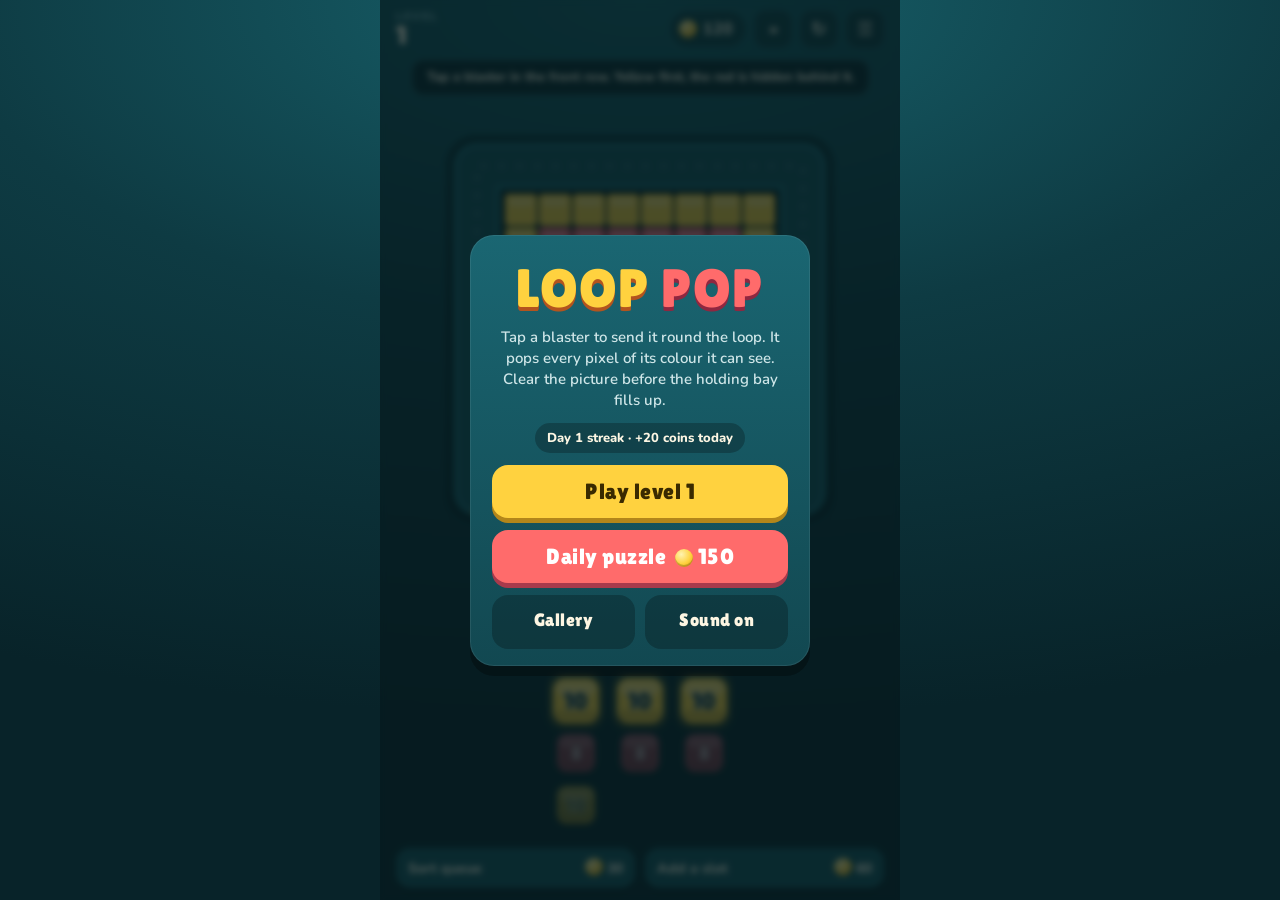
<file: loop-pop/index.html>
<!DOCTYPE html>
<html lang="en">
<head>
<meta charset="utf-8">
<meta name="viewport" content="width=device-width,initial-scale=1,maximum-scale=1,user-scalable=no">
<meta name="theme-color" content="#0e3b43">
<title>Loop Pop</title>
<link rel="manifest" href="manifest.webmanifest">
<link rel="icon" href="icon-192.png">
<link rel="apple-touch-icon" href="icon-192.png">
<link rel="preconnect" href="https://fonts.googleapis.com">
<link href="https://fonts.googleapis.com/css2?family=Lilita+One&family=Nunito:wght@600;800&display=swap" rel="stylesheet">
<style>
:root{
  /* Layout: HUD bar on top, one canvas (pixel board ringed by a conveyor, holding bay, blaster queue), booster bar below; menus as overlays. One committed dark "arcade lagoon" world. */
  --bg:#0e3b43; --bg-deep:#082329; --panel:#15535c; --ink:#fdf6e3; --muted:#8fc1c7;
  --accent:#ffd23f; --coral:#ff6b6b;
  --display:'Lilita One','Arial Rounded MT Bold','Trebuchet MS',sans-serif;
  --body:'Nunito','Segoe UI',system-ui,sans-serif;
  color-scheme:dark;
}
*{box-sizing:border-box;-webkit-tap-highlight-color:transparent}
html,body{height:100%;margin:0}
body{background:radial-gradient(120% 80% at 50% 0%,#17616b 0%,var(--bg) 45%,var(--bg-deep) 100%) var(--bg);color:var(--ink);font-family:var(--body);font-weight:600;overflow:hidden;user-select:none;-webkit-user-select:none;touch-action:manipulation}
#app{height:100%;max-width:520px;margin:0 auto;display:flex;flex-direction:column;position:relative}
#hud{display:flex;align-items:center;gap:8px;padding:10px 16px 6px}
#lvl{font-family:var(--display);font-size:24px;letter-spacing:.5px;flex:1;line-height:1}
#lvl small{display:block;font-family:var(--body);font-size:11px;font-weight:800;color:var(--muted);letter-spacing:1.5px;text-transform:uppercase;margin-bottom:2px}
.pill{display:flex;align-items:center;gap:6px;background:rgba(0,0,0,.28);border:1px solid rgba(255,255,255,.08);border-radius:999px;padding:6px 12px 6px 8px;font-weight:800;font-variant-numeric:tabular-nums}
.coin{width:18px;height:18px;border-radius:50%;background:radial-gradient(circle at 35% 30%,#fff3b0,var(--accent) 55%,#d99a00);box-shadow:inset 0 -2px 0 rgba(0,0,0,.2);flex:none;display:inline-block;vertical-align:-3px}
.ib{width:38px;height:38px;border-radius:12px;border:1px solid rgba(255,255,255,.08);background:rgba(0,0,0,.28);color:var(--ink);font-size:18px;font-weight:800;font-family:var(--body);cursor:pointer}
.ib.on{background:var(--accent);color:#3a2a00}
.pill.hot{background:var(--coral);color:#fff;padding:6px 10px;border-color:transparent}
.pill.hot[hidden]{display:none}
button:focus-visible{outline:3px solid var(--accent);outline-offset:2px}
#stage{flex:1;min-height:0;position:relative}
#cv{position:absolute;inset:0;width:100%;height:100%;display:block}
#bar{display:flex;gap:10px;padding:6px 16px calc(12px + env(safe-area-inset-bottom,0px))}
.boost{flex:1;display:flex;align-items:center;justify-content:space-between;gap:8px;padding:10px 12px;border-radius:14px;border:0;background:var(--panel);color:var(--ink);font-family:var(--body);font-weight:800;font-size:14px;box-shadow:0 4px 0 rgba(0,0,0,.3);cursor:pointer}
.boost:active{transform:translateY(2px);box-shadow:0 2px 0 rgba(0,0,0,.3)}
.boost[disabled]{opacity:.45}
.boost span:last-child{font-variant-numeric:tabular-nums;white-space:nowrap}
#toast{position:absolute;left:16px;right:16px;top:6px;text-align:center;pointer-events:none;opacity:0;transform:translateY(-6px);transition:.25s;z-index:3}
#toast.on{opacity:1;transform:none}
#toast b{display:inline-block;background:rgba(8,35,41,.92);border:1px solid rgba(255,255,255,.12);padding:8px 14px;border-radius:12px;font-size:13px;font-weight:800;line-height:1.3}
.ov{position:absolute;inset:0;display:none;align-items:center;justify-content:center;padding:24px;background:rgba(6,26,30,.72);backdrop-filter:blur(3px);z-index:5}
.ov.on{display:flex}
.card{width:100%;max-width:340px;background:linear-gradient(180deg,#1a6672,#124851);border-radius:24px;padding:26px 22px 22px;text-align:center;box-shadow:0 10px 0 rgba(0,0,0,.28),0 0 0 1px rgba(255,255,255,.08) inset;display:flex;flex-direction:column;gap:12px}
.card h1,.card h2{font-family:var(--display);font-weight:400;margin:0;text-wrap:balance;line-height:1}
.card h1{font-size:54px;letter-spacing:1px;color:var(--accent);text-shadow:0 4px 0 #b3541e}
.card h1 i{font-style:normal;color:var(--coral);text-shadow:0 4px 0 #8f2740}
.card h2{font-size:32px}
.card p{margin:0;color:#cfe6e8;font-size:15px;line-height:1.4}
.big{font-family:var(--display);font-size:22px;letter-spacing:.5px;border:0;border-radius:16px;padding:14px;background:var(--accent);color:#3a2a00;box-shadow:0 5px 0 #b3861a;cursor:pointer}
.big:active{transform:translateY(3px);box-shadow:0 2px 0 #b3861a}
.big.alt{background:var(--coral);color:#fff;box-shadow:0 5px 0 #a83a4c}
.big.ghost{background:rgba(0,0,0,.25);color:var(--ink);box-shadow:0 5px 0 rgba(0,0,0,.25);font-size:18px}
.big[disabled]{opacity:.45}
.row{display:flex;gap:10px}.row>*{flex:1;min-width:0}
.stars{font-size:40px;line-height:1;letter-spacing:6px;color:rgba(0,0,0,.3)}
.stars b{color:var(--accent);text-shadow:0 3px 0 #b3861a;font-weight:400}
#winpic{align-self:center;width:112px;height:112px;background:var(--bg-deep);border-radius:16px;padding:8px;image-rendering:pixelated}
.chest{height:12px;border-radius:999px;background:rgba(0,0,0,.3);overflow:hidden}
.chest div{height:100%;background:var(--accent);border-radius:999px;transition:width .6s}
.small{font-size:13px !important;font-weight:800;color:var(--muted) !important}
#galg{display:grid;grid-template-columns:repeat(3,1fr);gap:10px;max-height:46vh;overflow-y:auto;padding:2px}
.gi{border:0;background:var(--bg-deep);border-radius:14px;padding:8px 6px 6px;display:flex;flex-direction:column;align-items:center;gap:2px;color:var(--muted);font:800 11px var(--body);cursor:pointer}
.gi canvas{width:100%;aspect-ratio:1;image-rendering:pixelated}
.gi .stars{font-size:15px;letter-spacing:2px}.gi .stars b{text-shadow:none}
.tag{align-self:center;font-size:13px;font-weight:800;background:rgba(0,0,0,.25);padding:6px 12px;border-radius:999px}
@media (prefers-reduced-motion:reduce){#toast{transition:none}}
</style>
</head>
<body>
<div id="app">
  <div id="hud">
    <div id="lvl"><small id="lvs">Level</small><span id="lvn">1</span></div>
    <div class="pill hot" id="wsp" hidden>x1.0</div>
    <div class="pill"><i class="coin"></i><span id="coins">0</span></div>
    <button class="ib" id="fast" aria-label="Toggle double speed">&raquo;</button>
    <button class="ib" id="restart" aria-label="Restart level">&#8635;</button>
    <button class="ib" id="home" aria-label="Open menu">&#9776;</button>
  </div>
  <div id="stage">
    <canvas id="cv"></canvas>
    <div id="toast"><b id="toastt"></b></div>
  </div>
  <div id="bar">
    <button class="boost" id="bsort"><span>Sort queue</span><span><i class="coin"></i> 30</span></button>
    <button class="boost" id="bslot"><span>Add a slot</span><span><i class="coin"></i> 60</span></button>
  </div>

  <div class="ov on" id="menu"><div class="card">
    <h1>LOOP <i>POP</i></h1>
    <p>Tap a blaster to send it round the loop. It pops every pixel of its colour it can see. Clear the picture before the holding bay fills up.</p>
    <div class="tag" id="streak"></div>
    <button class="big" id="play">Play level 1</button>
    <button class="big alt" id="daily">Daily puzzle</button>
    <div class="row"><button class="big ghost" id="galb">Gallery</button><button class="big ghost" id="snd">Sound on</button></div>
  </div></div>

  <div class="ov" id="gal"><div class="card">
    <h2>Gallery</h2>
    <p id="galt"></p>
    <div id="galg"></div>
    <button class="big ghost" id="galx">Close</button>
  </div></div>

  <div class="ov" id="win"><div class="card">
    <h2>Picture cleared</h2>
    <canvas id="winpic" width="96" height="96"></canvas>
    <div class="stars" id="wstars"></div>
    <p id="wint"></p>
    <div id="chw"><div class="chest"><div id="chf" style="width:0"></div></div><p class="small" id="cht" style="margin-top:6px"></p></div>
    <button class="big" id="next">Next level</button>
  </div></div>

  <div class="ov" id="fail"><div class="card">
    <h2>Holding bay is full</h2>
    <p id="failt">A blaster came back with ammo left and had nowhere to park.</p>
    <button class="big alt" id="cont">Add a slot and keep going &nbsp;<i class="coin"></i> 60</button>
    <button class="big ghost" id="retry">Try again</button>
  </div></div>
</div>
<script>
(()=>{
'use strict';
const $=id=>document.getElementById(id);
const cv=$('cv'),ctx=cv.getContext('2d');
const COL={R:'#ff5d73',P:'#ffb5c2',W:'#fff4dc',B:'#a8683f',T:'#f6d7a7',K:'#2c3350',O:'#ff9a3c',Y:'#ffd23f',G:'#3ddc97',U:'#4cc9f0',V:'#a06cf5',N:'#3f7cf6'};
const ARTS=[
 ['YYYYYYYY','YRRRRRRY','YRYYYYRY','YRYRRYRY','YRYRRYRY','YRYYYYRY','YRRRRRRY','YYYYYYYY'],
 ['.RR....RR.','RPPR..RRRR','RPRRRRRRRR','RRRRRRRRRR','RRRRRRRRRR','.RRRRRRRR.','..RRRRRR..','...RRRR...','....RR....'],
 ['.....YY.....','.....YY.....','....YYYY....','YYYYYYYYYYYY','.YYYOOOOYYY.','..YYOOOOYY..','...YYOOYY...','..YYYYYYYY..','..YYYYYYYY..','.YYYY..YYYY.','.YYY....YYY.','YYY......YYY'],
 ['....RRRR....','..RRWWRRRR..','.RRRWWRRWWR.','.RWRRRRRWWR.','RRWRRRRRRRRR','RRRRRWWRRRRR','RRRRRWWRRRRR','.BBBBBBBBBB.','...TTTTTT...','...TKTTKT...','...TTTTTT...','....TTTT....'],
 ['...YYYYYY...','..YYYYYYYY..','.YYYYYYYYYY.','YYYKKYYKKYYY','YYYKKYYKKYYY','YYYYYYYYYYYY','YYYYYYYYYYYY','YYRYYYYYYRYY','YYYRRRRRRYYY','.YYYRRRRYYY.','..YYYYYYYY..','...YYYYYY...'],
 ['..........O...','...OOOO..OO...','..OOOOOO.OOO..','.OOYOOOOOOOO..','OOKYOOOOOOOO..','OOOYOOOOOOOO..','.OOYOOOOOOOO..','..OOOOOO.OOO..','...OOOO..OO...','..........O...'],
 ['.....GG.....','....GGGG....','...GGUUGG...','..GGUUUUGG..','.GGUUVVUUGG.','GGUUVVVVUUGG','GGUUVVVVUUGG','.GGUUVVUUGG.','..GGUUUUGG..','...GGUUGG...','....GGGG....','.....GG.....'],
 ['...WWWWWW...','..WWWWWWWW..','.WWWWWWWWWW.','.WWKKWWKKWW.','.WWKNWWKNWW.','.WWWWWWWWWW.','.WWWWPPWWWW.','.WWWWWWWWWW.','.WWWWWWWWWW.','.WWWWWWWWWW.','.WW.WWWW.WW.','.W...WW...W.'],
 ['....WW....','...WWWW...','...WUUW...','..WWUUWW..','..WWWWWW..','..WRRRRW..','..WWWWWW..','.RWWWWWWR.','RRWWWWWWRR','RR.WWWW.RR','R..OOOO..R','...OYYO...','....YY....','....Y.....']
];
const BOOST={sort:30,slot:60};
let S={level:1,coins:100,streak:0,lastDay:'',mute:false,stars:{},ws:0,daily:'',fast:false};
try{const j=JSON.parse(localStorage.getItem('looppop1'));if(j)Object.assign(S,j);}catch(e){}
const save=()=>{try{localStorage.setItem('looppop1',JSON.stringify(S));}catch(e){}};
const rng=a=>()=>{a|=0;a=a+0x6D2B79F5|0;let t=Math.imul(a^a>>>15,1|a);t=t+Math.imul(t^t>>>7,61|t)^t;return((t^t>>>14)>>>0)/4294967296;};
const shuffle=(a,r)=>{for(let i=a.length-1;i>0;i--){const j=Math.floor(r()*(i+1));[a[i],a[j]]=[a[j],a[i]];}return a;};

/* ---------- audio ---------- */
let ac=null;
function tone(f,d=.08,type='square',v=.05,slide=0){
  if(S.mute||!ac)return;
  try{const o=ac.createOscillator(),g=ac.createGain(),t=ac.currentTime;
    o.type=type;o.frequency.setValueAtTime(f,t);if(slide)o.frequency.exponentialRampToValueAtTime(Math.max(40,f+slide),t+d);
    g.gain.setValueAtTime(v,t);g.gain.exponentialRampToValueAtTime(.0001,t+d);
    o.connect(g).connect(ac.destination);o.start(t);o.stop(t+d+.02);}catch(e){}
}
const buzz=ms=>{try{navigator.vibrate&&navigator.vibrate(ms);}catch(e){}};
function wake(){if(!ac){try{ac=new (window.AudioContext||window.webkitAudioContext)();}catch(e){}}else if(ac.state==='suspended'){ac.resume().catch(()=>{});}}

/* ---------- level generation ---------- */
function buildArt(n,o){
  if(!o&&n<=ARTS.length){const rows=ARTS[n-1],W=Math.max(...rows.map(r=>r.length));
    return rows.map(r=>Array.from(r.padEnd(W,'.'),c=>c==='.'?null:COL[c]));}
  const m=n-ARTS.length,rnd=rng(n*7919+13);
  const N=o?o.N:Math.min(18,10+Math.floor(m/2)),k=o?o.k:Math.min(6,3+Math.floor(m/4));
  const pool=shuffle(['R','O','Y','G','U','V','N','P','W'],rnd).slice(0,k).map(c=>COL[c]);
  const type=Math.floor(rnd()*5),c=(N-1)/2,noise={},g=[];
  for(let y=0;y<N;y++){g.push([]);for(let x=0;x<N;x++){
    const dx=Math.abs(x-c),dy=Math.abs(y-c),hy=Math.hypot(dx,dy);let v=0,inside=true;
    if(type===0)v=Math.floor(Math.max(dx,dy));
    else if(type===1){v=Math.floor(hy);inside=hy<=N/2;}
    else if(type===2){v=Math.floor((dx+dy)/2);inside=dx+dy<=c*1.45;}
    else if(type===3){v=Math.floor((dx+y)/2);inside=hy<=N/2+.3;}
    else{const key=Math.floor(dx/2)+','+Math.floor(dy/2);if(noise[key]===undefined)noise[key]=Math.floor(rnd()*k);v=noise[key];inside=!(dx>c-1&&dy>c-1);}
    g[y].push(inside?pool[v%k]:null);
  }}
  return g;
}
function peel(grid){
  const H=grid.length,W=grid[0].length,g=grid.map(r=>r.map(c=>c?1:0)),round=grid.map(r=>r.map(()=>-1));
  let left=0;g.forEach(r=>r.forEach(c=>left+=c));let rd=0;
  while(left>0){const ex=new Set();
    for(let x=0;x<W;x++){for(let y=H-1;y>=0;y--)if(g[y][x]){ex.add(y*W+x);break;}for(let y=0;y<H;y++)if(g[y][x]){ex.add(y*W+x);break;}}
    for(let y=0;y<H;y++){for(let x=W-1;x>=0;x--)if(g[y][x]){ex.add(y*W+x);break;}for(let x=0;x<W;x++)if(g[y][x]){ex.add(y*W+x);break;}}
    ex.forEach(id=>{const y=Math.floor(id/W),x=id%W;g[y][x]=0;round[y][x]=rd;left--;});rd++;}
  return round;
}
function makeBlasters(grid,jit,rnd){
  const round=peel(grid),by={};
  grid.forEach((r,y)=>r.forEach((c,x)=>{if(c)(by[c]=by[c]||[]).push(round[y][x]);}));
  const out=[];
  for(const col in by){const a=by[col].sort((p,q)=>p-q),cap=8+Math.floor(rnd()*8)+(a.length>70?6:0);
    const n=Math.ceil(a.length/cap),size=Math.ceil(a.length/n);
    for(let i=0;i<a.length;i+=size){const ch=a.slice(i,i+size);
      out.push({color:col,ammo:ch.length,key:ch.reduce((s,v)=>s+v,0)/ch.length+(rnd()-.5)*jit});}}
  return out.sort((p,q)=>p.key-q.key);
}
function deal(list,C){const cols=Array.from({length:C},()=>[]);list.forEach((b,i)=>cols[i%C].push({color:b.color,ammo:b.ammo}));return cols;}

/* ---------- game state ---------- */
let G=null,L=null,cw=0,chh=0,time=0;
const todayStr=()=>new Date().toDateString();
const dailyN=()=>{const d=new Date();return 50000+Math.floor((d.getTime()-d.getTimezoneOffset()*6e4)/864e5);};
const mult=()=>1+Math.min(S.ws,10)*.1;
function start(n,mode='main'){
  const grid=buildArt(n,mode==='daily'?{N:14,k:5}:null),rnd=rng(n*31337+7);
  let left=0;grid.forEach(r=>r.forEach(c=>{if(c)left++;}));
  const jit=mode==='daily'?1.3:Math.min(1.6,.2+n*.07),C=(n>12||mode==='daily')?4:3;
  G={n,mode,art:grid.map(r=>r.slice()),total:left,used:0,peak:0,cont:false,shake:0,grid,W:grid[0].length,H:grid.length,left,cols:deal(makeBlasters(grid,jit,rnd),C),tray:[null,null,null,null,null],belt:[],fx:[],state:'play',pending:null,combo:0,comboT:0};
  $('lvs').textContent=mode==='daily'?'Daily':mode==='replay'?'Replay':'Level';
  $('lvn').textContent=mode==='daily'?new Date().toLocaleDateString(undefined,{month:'short',day:'numeric'}):n;layout();hud();
  if(mode!=='main'){}
  else if(n===1)toast('Tap a blaster in the front row. Yellow first, the red is hidden behind it.',5200);
  else if(n===2)toast('Blasters with ammo left park in the holding bay. Tap one there to send it again.',5200);
}
function hud(){
  $('coins').textContent=S.coins;
  $('bsort').disabled=S.coins<BOOST.sort;$('bslot').disabled=S.coins<BOOST.slot||(G&&G.tray.length>=7);
  $('cont').disabled=S.coins<BOOST.slot;
  $('snd').textContent=S.mute?'Sound off':'Sound on';$('fast').classList.toggle('on',!!S.fast);
  $('wsp').hidden=S.ws<1;$('wsp').textContent='x'+mult().toFixed(1);
}
let toastT=0;
function toast(t,ms=1800){$('toastt').textContent=t;$('toast').classList.add('on');clearTimeout(toastT);toastT=setTimeout(()=>$('toast').classList.remove('on'),ms);}

/* ---------- layout ---------- */
function layout(){
  const r=cv.getBoundingClientRect(),dpr=Math.min(3,window.devicePixelRatio||1);
  cw=r.width;chh=r.height;cv.width=Math.round(cw*dpr);cv.height=Math.round(chh*dpr);ctx.setTransform(dpr,0,0,dpr,0,0);
  if(!G||cw<50||chh<50)return;
  const old=L?L.total:0;
  const bs=Math.max(28,Math.min(46,cw/8.5,chh/14)),belt=bs+8,rows=3;
  const queueH=rows*(bs+6)+16,trayH=bs+18;
  const availW=cw-24-2*belt,availH=chh-queueH-trayH-14-2*belt;
  const s=Math.max(5,Math.min(availW/G.W,availH/G.H,34));
  const gw=s*G.W,gh=s*G.H,gx=(cw-gw)/2,gy=6+belt+(availH-gh)/2;
  const x0=gx-belt/2,y0=gy-belt/2,x1=gx+gw+belt/2,y1=gy+gh+belt/2,w=x1-x0,h=y1-y0;
  const st=[];
  for(let c=0;c<G.W;c++)st.push({d:belt/2+(c+.5)*s,dir:0,i:c});
  for(let r2=G.H-1;r2>=0;r2--)st.push({d:w+belt/2+(G.H-1-r2+.5)*s,dir:1,i:r2});
  for(let c=G.W-1;c>=0;c--)st.push({d:w+h+belt/2+(G.W-1-c+.5)*s,dir:2,i:c});
  for(let r2=0;r2<G.H;r2++)st.push({d:2*w+h+belt/2+(r2+.5)*s,dir:3,i:r2});
  const trayY=6+2*belt+availH+6;
  L={bs,belt,s,gx,gy,gw,gh,x0,y0,x1,y1,w,h,total:2*(w+h),st,rows,trayY,queueY:trayY+trayH+6,speed:Math.max(s*10,2*(w+h)/5)};
  if(old)G.belt.forEach(b=>{b.d*=L.total/old;const i=st.findIndex(q=>q.d>b.d);b.next=i<0?st.length:i;});
}
function posAt(d){
  if(d<L.w)return{x:L.x0+d,y:L.y1,side:0};d-=L.w;
  if(d<L.h)return{x:L.x1,y:L.y1-d,side:1};d-=L.h;
  if(d<L.w)return{x:L.x1-d,y:L.y0,side:2};d-=L.w;
  return{x:L.x0,y:L.y0+Math.min(d,L.h),side:3};
}
function trayPos(i){const n=G.tray.length,gap=Math.min(8,(cw-32-n*L.bs)/(n-1)),tw=n*L.bs+(n-1)*gap;return{x:(cw-tw)/2+i*(L.bs+gap)+L.bs/2,y:L.trayY+L.bs/2+4};}
function queuePos(c,row){const C=G.cols.length,gap=18,tw=C*L.bs+(C-1)*gap;return{x:(cw-tw)/2+c*(L.bs+gap)+L.bs/2,y:L.queueY+row*(L.bs+6)+L.bs/2+4};}

/* ---------- play ---------- */
function firstCell(st){
  const g=G.grid,i=st.i;
  if(st.dir===0){for(let y=G.H-1;y>=0;y--)if(g[y][i])return[i,y];}
  else if(st.dir===1){for(let x=G.W-1;x>=0;x--)if(g[i][x])return[x,i];}
  else if(st.dir===2){for(let y=0;y<G.H;y++)if(g[y][i])return[i,y];}
  else{for(let x=0;x<G.W;x++)if(g[i][x])return[x,i];}
  return null;
}
function fire(b,st){
  const c=firstCell(st);if(!c||G.grid[c[1]][c[0]]!==b.color)return;
  const p=posAt(st.d),cx=L.gx+(c[0]+.5)*L.s,cy=L.gy+(c[1]+.5)*L.s;
  G.grid[c[1]][c[0]]=null;G.left--;b.ammo--;b.kick=1;
  G.fx.push({k:'beam',x1:p.x,y1:p.y,x2:cx,y2:cy,c:b.color,t:0},{k:'pop',x:cx,y:cy,c:b.color,t:0});
  for(let i=0;i<3;i++)G.fx.push({k:'part',x:cx,y:cy,vx:(Math.random()-.5)*120,vy:(Math.random()-.7)*140,c:b.color,t:0});
  G.combo++;G.comboT=.55;tone(380+Math.min(G.combo,16)*42,.06,'square',.035);
  const word={8:'Nice',16:'Sweet',26:'On fire',40:'Unreal'}[G.combo];
  if(word){G.fx.push({k:'txt',x:cw/2,y:L.gy+L.gh/2,s:word+'  x'+G.combo,t:0});tone(880,.2,'triangle',.07,400);buzz(15);}
}
function blocked(){return G.belt.length>=5||G.belt.some(b=>b.enter||b.d<L.bs*1.2);}
function launch(b,from){
  if(G.belt.length>=5){toast('The belt holds five. Wait for one to finish its lap.');buzz(20);return false;}
  if(blocked())return false;
  G.belt.push({color:b.color,ammo:b.ammo,d:0,next:0,kick:0,enter:{x:from.x,y:from.y,t:0}});
  tone(220,.1,'triangle',.07,260);buzz(8);return true;
}
function tap(x,y){
  if(!G||G.state!=='play')return;
  const hit=(p)=>Math.abs(x-p.x)<L.bs/2+6&&Math.abs(y-p.y)<L.bs/2+5;
  for(let i=0;i<G.tray.length;i++){const p=trayPos(i);if(G.tray[i]&&hit(p)){if(launch(G.tray[i],p))G.tray[i]=null;return;}}
  for(let c=0;c<G.cols.length;c++){const p=queuePos(c,0);if(G.cols[c].length&&hit(p)){if(launch(G.cols[c][0],p)){G.cols[c].shift();G.shiftT=1;}return;}}
}
function update(dt){
  if(!G||!L)return;
  time+=dt;if(G.comboT>0){G.comboT-=dt;if(G.comboT<=0)G.combo=0;}
  if(G.shiftT>0)G.shiftT=Math.max(0,G.shiftT-dt*7);
  if(G.state==='play'){
    for(const b of G.belt){
      if(b.kick>0)b.kick=Math.max(0,b.kick-dt*9);
      if(b.enter){b.enter.t+=dt/.16;if(b.enter.t>=1)b.enter=null;continue;}
      b.d+=L.speed*(S.fast?1.9:1)*dt;
      while(b.next<L.st.length&&b.d>=L.st[b.next].d&&b.ammo>0){fire(b,L.st[b.next]);b.next++;}
      if(b.ammo<=0){b.dead=true;G.shake=1;buzz(10);const p=posAt(Math.min(b.d,L.total-1));for(let i=0;i<8;i++)G.fx.push({k:'part',x:p.x,y:p.y,vx:(Math.random()-.5)*200,vy:(Math.random()-.5)*200,c:b.color,t:0});tone(720,.12,'sine',.06,300);}
      else if(b.d>=L.total){b.dead=true;const i=G.tray.indexOf(null);
        if(i<0){G.pending={color:b.color,ammo:b.ammo};fail();}
        else{G.tray[i]={color:b.color,ammo:b.ammo,pop:1};G.peak=Math.max(G.peak,G.tray.filter(Boolean).length);tone(180,.08,'triangle',.05);}}
    }
    G.belt=G.belt.filter(b=>!b.dead);
    if(G.left===0&&G.state==='play')win();
  }
  if(G.shake>0)G.shake=Math.max(0,G.shake-dt*6);
  G.tray.forEach(t=>{if(t&&t.pop>0)t.pop=Math.max(0,t.pop-dt*6);});
  for(const f of G.fx){f.t+=dt;if(f.k==='part'){f.x+=f.vx*dt;f.y+=f.vy*dt;f.vy+=420*dt;}}
  G.fx=G.fx.filter(f=>f.t<(f.k==='beam'?.13:f.k==='pop'?.22:f.k==='conf'?1.8:f.k==='txt'?.9:.45));
}
function starHTML(n){return'<b>'+'★'.repeat(n)+'</b>'+'★'.repeat(3-n);}
function thumb(c,grid){const x=c.getContext('2d'),H=grid.length,W=grid[0].length,z=Math.floor(c.width/Math.max(W,H)),ox=Math.floor((c.width-z*W)/2),oy=Math.floor((c.height-z*H)/2);
  x.clearRect(0,0,c.width,c.height);grid.forEach((r,y)=>r.forEach((v,i)=>{if(v){x.fillStyle=v;x.fillRect(ox+i*z,oy+y*z,z,z);}}));}
function win(){
  G.state='win';const n=G.n,free=G.tray.filter(t=>!t).length;
  const stars=(G.used===0&&!G.cont&&G.peak<=3)?3:(!G.cont&&G.peak<=4)?2:1;
  let base=10,chest=0,m=1,msg='';
  if(G.mode!=='replay'){m=mult();S.ws++;}
  if(G.mode==='main'){base=25+free*5+stars*5;S.level=Math.max(S.level,n+1);if(n%5===0)chest=100+n*2;}
  else if(G.mode==='daily'){base=150;S.daily=todayStr();}
  if(G.mode!=='daily')S.stars[n]=Math.max(S.stars[n]||0,stars);
  const reward=Math.round(base*m)+chest;S.coins+=reward;save();hud();
  for(let i=0;i<70;i++)G.fx.push({k:'conf',x:cw/2+(Math.random()-.5)*cw*.6,y:L.gy+L.gh/2,vx:(Math.random()-.5)*380,vy:-180-Math.random()*320,c:Object.values(COL)[i%12],t:0});
  [523,659,784,1047].forEach((f,i)=>setTimeout(()=>tone(f,.16,'triangle',.08),i*90));buzz([20,40,20]);
  thumb($('winpic'),G.art);$('wstars').innerHTML=starHTML(stars);
  msg='You earned <b>'+reward+'</b> coins'+(m>1?' with your x'+m.toFixed(1)+' win streak':'')+'.';
  if(stars<3&&G.mode!=='daily')msg+=' Keep the bay under four and skip boosters for three stars.';
  if(S.ws>1&&G.mode!=='replay')msg+=' Streak is now '+S.ws+' wins.';
  $('wint').innerHTML=msg;
  $('chw').style.display=G.mode==='main'?'':'none';
  if(G.mode==='main'){const p=n%5===0?5:n%5;$('chf').style.width='0';setTimeout(()=>{$('chf').style.width=p*20+'%';},800);
    $('cht').innerHTML=chest?'Chest opened: +'+chest+' coins':'Chest in '+(5-p)+' level'+(5-p===1?'':'s');}
  $('next').textContent=G.mode==='main'?'Next level':'Back to menu';
  setTimeout(()=>$('win').classList.add('on'),750);
}
function fail(){G.state='fail';tone(200,.35,'sawtooth',.06,-120);buzz(120);hud();
  $('failt').innerHTML='A blaster came back with ammo left and had nowhere to park.'+(S.ws>0&&G.mode!=='replay'?' Your <b>'+S.ws+'-win streak</b> (x'+mult().toFixed(1)+' coins) is on the line.':'');
  setTimeout(()=>$('fail').classList.add('on'),350);}
function dropStreak(){if(G&&G.mode!=='replay'&&S.ws>0){S.ws=0;save();hud();}}

/* ---------- boosters ---------- */
function spend(c){if(S.coins<c)return false;S.coins-=c;save();hud();return true;}
function sortQueue(){
  if(!G||G.state!=='play')return;
  const all=[].concat(...G.cols);if(all.length<2){toast('Nothing left to sort.');return;}
  if(!spend(BOOST.sort))return;G.used++;
  const round=peel(G.grid),by={},ptr={};
  G.grid.forEach((r,y)=>r.forEach((c,x)=>{if(c)(by[c]=by[c]||[]).push(round[y][x]);}));
  for(const c in by)by[c].sort((p,q)=>p-q);
  G.belt.concat(G.tray.filter(Boolean)).forEach(b=>{ptr[b.color]=(ptr[b.color]||0)+b.ammo;});
  all.forEach(b=>{const a=by[b.color]||[],p=ptr[b.color]||0,ch=a.slice(p,p+b.ammo);ptr[b.color]=p+b.ammo;b.key=ch.length?ch.reduce((s,v)=>s+v,0)/ch.length:99;});
  all.sort((p,q)=>p.key-q.key);G.cols=deal(all,G.cols.length);G.shiftT=1;
  toast('Queue sorted. The front row is what the board needs next.');tone(600,.15,'triangle',.07,500);
}
function addSlot(){if(!G||G.state!=='play'||G.tray.length>=7)return;if(!spend(BOOST.slot))return;G.used++;G.tray.push(null);hud();tone(500,.15,'triangle',.07,300);}

/* ---------- drawing ---------- */
function rr(x,y,w,h,r){ctx.beginPath();if(ctx.roundRect)ctx.roundRect(x,y,w,h,r);else ctx.rect(x,y,w,h);}
function lum(hex){const n=parseInt(hex.slice(1),16);return(.299*(n>>16)+.587*(n>>8&255)+.114*(n&255))/255;}
function blaster(x,y,size,color,ammo,alpha=1,nozzle=-1){
  ctx.save();ctx.globalAlpha=alpha;ctx.translate(x,y);
  if(nozzle>=0){const v=[[0,-1],[-1,0],[0,1],[1,0]][nozzle],nw=size*.3,nl=size*.3;ctx.fillStyle='#e9f3f4';
    rr(v[0]*(size/2+nl/2-2)-(v[0]?nl:nw)/2,v[1]*(size/2+nl/2-2)-(v[1]?nl:nw)/2,v[0]?nl:nw,v[1]?nl:nw,3);ctx.fill();}
  const h=size/2;
  ctx.fillStyle='rgba(0,0,0,.3)';rr(-h,-h+3,size,size,size*.26);ctx.fill();
  ctx.fillStyle=color;rr(-h,-h,size,size,size*.26);ctx.fill();
  ctx.fillStyle='rgba(255,255,255,.28)';rr(-h+3,-h+3,size-6,size*.3,size*.16);ctx.fill();
  ctx.fillStyle='rgba(0,0,0,.14)';rr(-h,h-size*.3,size,size*.3,size*.26);ctx.fill();
  ctx.font='400 '+Math.round(size*.5)+'px "Lilita One","Arial Rounded MT Bold",sans-serif';ctx.textAlign='center';ctx.textBaseline='middle';
  const dark=lum(color)>.62;ctx.lineWidth=3;ctx.strokeStyle=dark?'rgba(255,255,255,.5)':'rgba(0,0,0,.35)';ctx.strokeText(ammo,0,1);
  ctx.fillStyle=dark?'#17343a':'#fff';ctx.fillText(ammo,0,1);
  ctx.restore();
}
function draw(){
  ctx.clearRect(0,0,cw,chh);if(!G||!L)return;
  const{s,gx,gy,gw,gh,belt,bs}=L;
  ctx.save();if(G.shake>0)ctx.translate((Math.random()-.5)*G.shake*7,(Math.random()-.5)*G.shake*7);
  // board well and belt
  ctx.fillStyle='rgba(4,22,26,.55)';rr(L.x0-belt/2-4,L.y0-belt/2-4,L.w+belt+8,L.h+belt+8,belt*.55);ctx.fill();
  ctx.lineJoin='round';ctx.lineWidth=belt-8;ctx.strokeStyle='#1c6a75';ctx.strokeRect(L.x0,L.y0,L.w,L.h);
  ctx.lineWidth=belt-16;ctx.strokeStyle='#15535c';ctx.strokeRect(L.x0,L.y0,L.w,L.h);
  ctx.save();ctx.setLineDash([4,14]);ctx.lineDashOffset=G.state==='play'?-(time*L.speed*.5)%18:0;ctx.lineWidth=3;ctx.strokeStyle='rgba(255,255,255,.22)';
  ctx.beginPath();ctx.moveTo(L.x0,L.y1);ctx.lineTo(L.x1,L.y1);ctx.lineTo(L.x1,L.y0);ctx.lineTo(L.x0,L.y0);ctx.closePath();ctx.stroke();ctx.restore();
  ctx.fillStyle='rgba(4,22,26,.7)';rr(gx-3,gy-3,gw+6,gh+6,6);ctx.fill();
  // start marker
  ctx.fillStyle='#ffd23f';ctx.beginPath();ctx.moveTo(L.x0-5,L.y1+belt/2-6);ctx.lineTo(L.x0+7,L.y1+belt/2-6);ctx.lineTo(L.x0+1,L.y1+belt/2-14);ctx.closePath();ctx.fill();
  // pixels
  const pad=s>12?1:.5,rad=Math.min(4,s*.22);
  for(let y=0;y<G.H;y++)for(let x=0;x<G.W;x++){const c=G.grid[y][x];if(!c)continue;
    const px=gx+x*s+pad,py=gy+y*s+pad,sz=s-pad*2;
    ctx.fillStyle=c;rr(px,py,sz,sz,rad);ctx.fill();
    ctx.fillStyle='rgba(255,255,255,.25)';rr(px+sz*.12,py+sz*.1,sz*.76,sz*.28,rad*.7);ctx.fill();}
  // fx under blasters
  for(const f of G.fx){
    if(f.k==='beam'){ctx.globalAlpha=1-f.t/.13;ctx.strokeStyle=f.c;ctx.lineWidth=Math.max(2,s*.3);ctx.lineCap='round';ctx.beginPath();ctx.moveTo(f.x1,f.y1);ctx.lineTo(f.x2,f.y2);ctx.stroke();
      ctx.strokeStyle='#fff';ctx.lineWidth=Math.max(1,s*.1);ctx.stroke();}
    else if(f.k==='pop'){const k=f.t/.22,z=s*(1+k*.9);ctx.globalAlpha=1-k;ctx.fillStyle='#fff';rr(f.x-z/2,f.y-z/2,z,z,z*.25);ctx.fill();}
    ctx.globalAlpha=1;
  }
  // belt blasters
  const bsz=bs*.86;
  for(const b of G.belt){
    let p=posAt(Math.min(b.d,L.total-.01)),x=p.x,y=p.y,sz=bsz;
    if(b.enter){const k=1-Math.pow(1-b.enter.t,2);x=b.enter.x+(p.x-b.enter.x)*k;y=b.enter.y+(p.y-b.enter.y)*k;sz=bs+(bsz-bs)*k;}
    const v=[[0,1],[1,0],[0,-1],[-1,0]][p.side];
    blaster(x+v[0]*b.kick*4,y+v[1]*b.kick*4,sz,b.color,b.ammo,1,b.enter?-1:p.side);
  }
  // holding bay
  ctx.font='800 10px Nunito,sans-serif';ctx.textAlign='center';ctx.textBaseline='alphabetic';ctx.fillStyle='rgba(143,193,199,.9)';
  const full=G.tray.every(Boolean);
  G.tray.forEach((t,i)=>{const p=trayPos(i);
    ctx.setLineDash([5,5]);ctx.lineWidth=2;ctx.strokeStyle=full?'rgba(255,107,107,.9)':'rgba(143,193,199,.45)';rr(p.x-bs/2,p.y-bs/2,bs,bs,bs*.26);ctx.stroke();ctx.setLineDash([]);
    if(t)blaster(p.x,p.y,bs*(.9+t.pop*.25),t.color,t.ammo);});
  // queue
  const sh=G.shiftT||0;
  G.cols.forEach((col,c)=>{
    for(let r=Math.min(L.rows,col.length)-1;r>=0;r--){const p=queuePos(c,r),b=col[r];
      if(r===0){ctx.fillStyle='rgba(255,210,63,.16)';rr(p.x-bs/2-5,p.y-bs/2-5,bs+10,bs+10,bs*.32);ctx.fill();}
      blaster(p.x,p.y+sh*bs*.5,r===0?bs:bs*.84,b.color,b.ammo,r===0?1:.5);}
    if(col.length>L.rows){const p=queuePos(c,L.rows-1);ctx.font='800 11px Nunito,sans-serif';ctx.fillStyle='rgba(143,193,199,.9)';ctx.textAlign='center';ctx.fillText('+'+(col.length-L.rows),p.x+bs/2+2,p.y+bs/2+2);}
  });
  // fx on top
  for(const f of G.fx){
    if(f.k==='part'){ctx.globalAlpha=1-f.t/.45;ctx.fillStyle=f.c;ctx.fillRect(f.x-2,f.y-2,4,4);}
    else if(f.k==='txt'){const k=f.t/.9,z=1+Math.min(1,f.t*8)*.25;ctx.globalAlpha=k<.7?1:1-(k-.7)/.3;ctx.font='400 '+Math.round(30*z)+'px "Lilita One","Arial Rounded MT Bold",sans-serif';ctx.textAlign='center';ctx.textBaseline='middle';
      ctx.lineWidth=7;ctx.strokeStyle='#082329';ctx.strokeText(f.s,f.x,f.y-k*40);ctx.fillStyle='#ffd23f';ctx.fillText(f.s,f.x,f.y-k*40);}
    else if(f.k==='conf'){ctx.globalAlpha=Math.max(0,1-f.t/1.8);ctx.fillStyle=f.c;f.x+=f.vx/60;f.y+=f.vy/60;f.vy+=9;ctx.save();ctx.translate(f.x,f.y);ctx.rotate(f.t*9+f.vx);ctx.fillRect(-4,-2.5,8,5);ctx.restore();}
    ctx.globalAlpha=1;
  }
  ctx.restore();
}
let last=0;
function loop(t){const dt=Math.min(.05,(t-last)/1000||0);last=t;update(dt);draw();requestAnimationFrame(loop);}

/* ---------- wiring ---------- */
cv.addEventListener('pointerdown',e=>{wake();const r=cv.getBoundingClientRect();tap(e.clientX-r.left,e.clientY-r.top);});
const hide=id=>$(id).classList.remove('on'),show=id=>$(id).classList.add('on');
function openMenu(){
  $('play').textContent='Play level '+S.level;
  const done=S.daily===todayStr();$('daily').disabled=done;
  $('daily').innerHTML=done?'Daily puzzle done. Back tomorrow':'Daily puzzle &nbsp;<i class="coin"></i> 150';
  hud();show('menu');
}
function openGal(){
  const g=$('galg'),done=S.level-1;g.innerHTML='';let st=0;
  for(let n=1;n<=done;n++)st+=S.stars[n]||1;
  $('galt').textContent=done?done+' pictures cleared, '+st+' of '+done*3+' stars. Tap one to replay it.':'Clear a level and its picture lands here.';
  for(let n=done;n>=Math.max(1,done-59);n--){
    const b=document.createElement('button'),c=document.createElement('canvas'),t=document.createElement('span');
    b.className='gi';c.width=c.height=72;thumb(c,buildArt(n));t.className='stars';t.innerHTML=starHTML(S.stars[n]||1);
    b.append(c,'Level '+n,t);b.onclick=()=>{hide('gal');hide('menu');start(n,'replay');};g.append(b);}
  show('gal');
}
$('play').onclick=()=>{wake();hide('menu');if(G.mode!=='main'||G.state!=='play')start(S.level);};
$('daily').onclick=()=>{wake();hide('menu');start(dailyN(),'daily');};
$('galb').onclick=openGal;$('galx').onclick=()=>hide('gal');
$('home').onclick=openMenu;
$('next').onclick=()=>{hide('win');if(G.mode==='main')start(S.level);else{start(S.level);openMenu();}};
$('retry').onclick=()=>{hide('fail');dropStreak();start(G.n,G.mode);};
$('cont').onclick=()=>{if(!spend(BOOST.slot))return;G.cont=true;G.tray.push(G.pending);G.pending=null;G.state='play';hide('fail');hud();};
$('restart').onclick=()=>{if(G&&G.state==='play'){if(G.left<G.total)dropStreak();start(G.n,G.mode);}};
$('fast').onclick=()=>{S.fast=!S.fast;save();hud();toast(S.fast?'Double speed on':'Normal speed',900);};
$('snd').onclick=()=>{S.mute=!S.mute;save();hud();wake();tone(500,.08);};
$('bsort').onclick=()=>{wake();sortQueue();};
$('bslot').onclick=()=>{wake();addSlot();};
try{new ResizeObserver(()=>layout()).observe($('stage'));}catch(e){window.addEventListener('resize',layout);}

// daily streak
(function(){
  const today=new Date().toDateString(),yest=new Date(Date.now()-864e5).toDateString();
  let bonus=0;
  if(S.lastDay!==today){S.streak=S.lastDay===yest?S.streak+1:1;S.lastDay=today;bonus=20*Math.min(S.streak,7);S.coins+=bonus;save();}
  $('streak').innerHTML='Day '+S.streak+' streak'+(bonus?' &middot; +'+bonus+' coins today':'');
  })();
start(S.level);openMenu();requestAnimationFrame(loop);
window.__lp={get G(){return G;},get L(){return L;},tap,update,trayPos,queuePos,peel};
})();
</script>
<script>if('serviceWorker' in navigator){navigator.serviceWorker.register('sw.js').catch(()=>{});}</script>
</body>
</html>
</file>
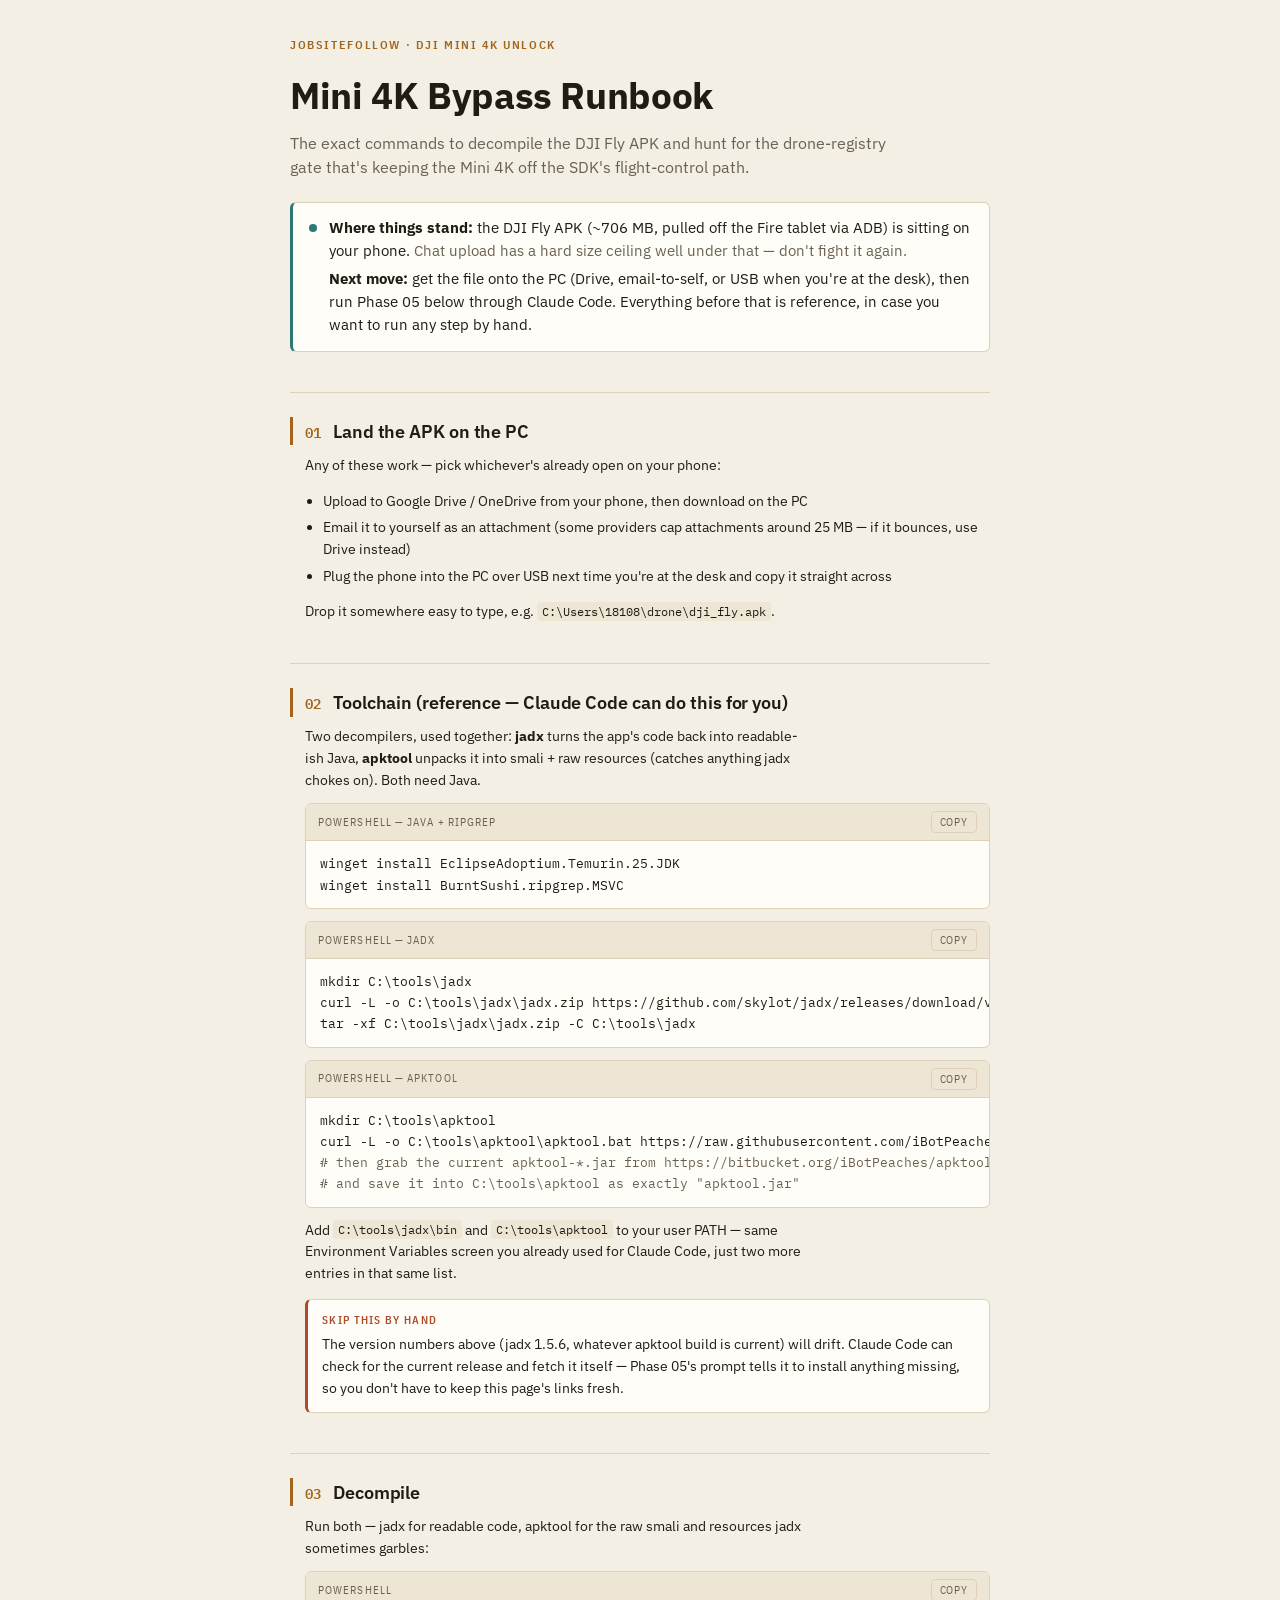
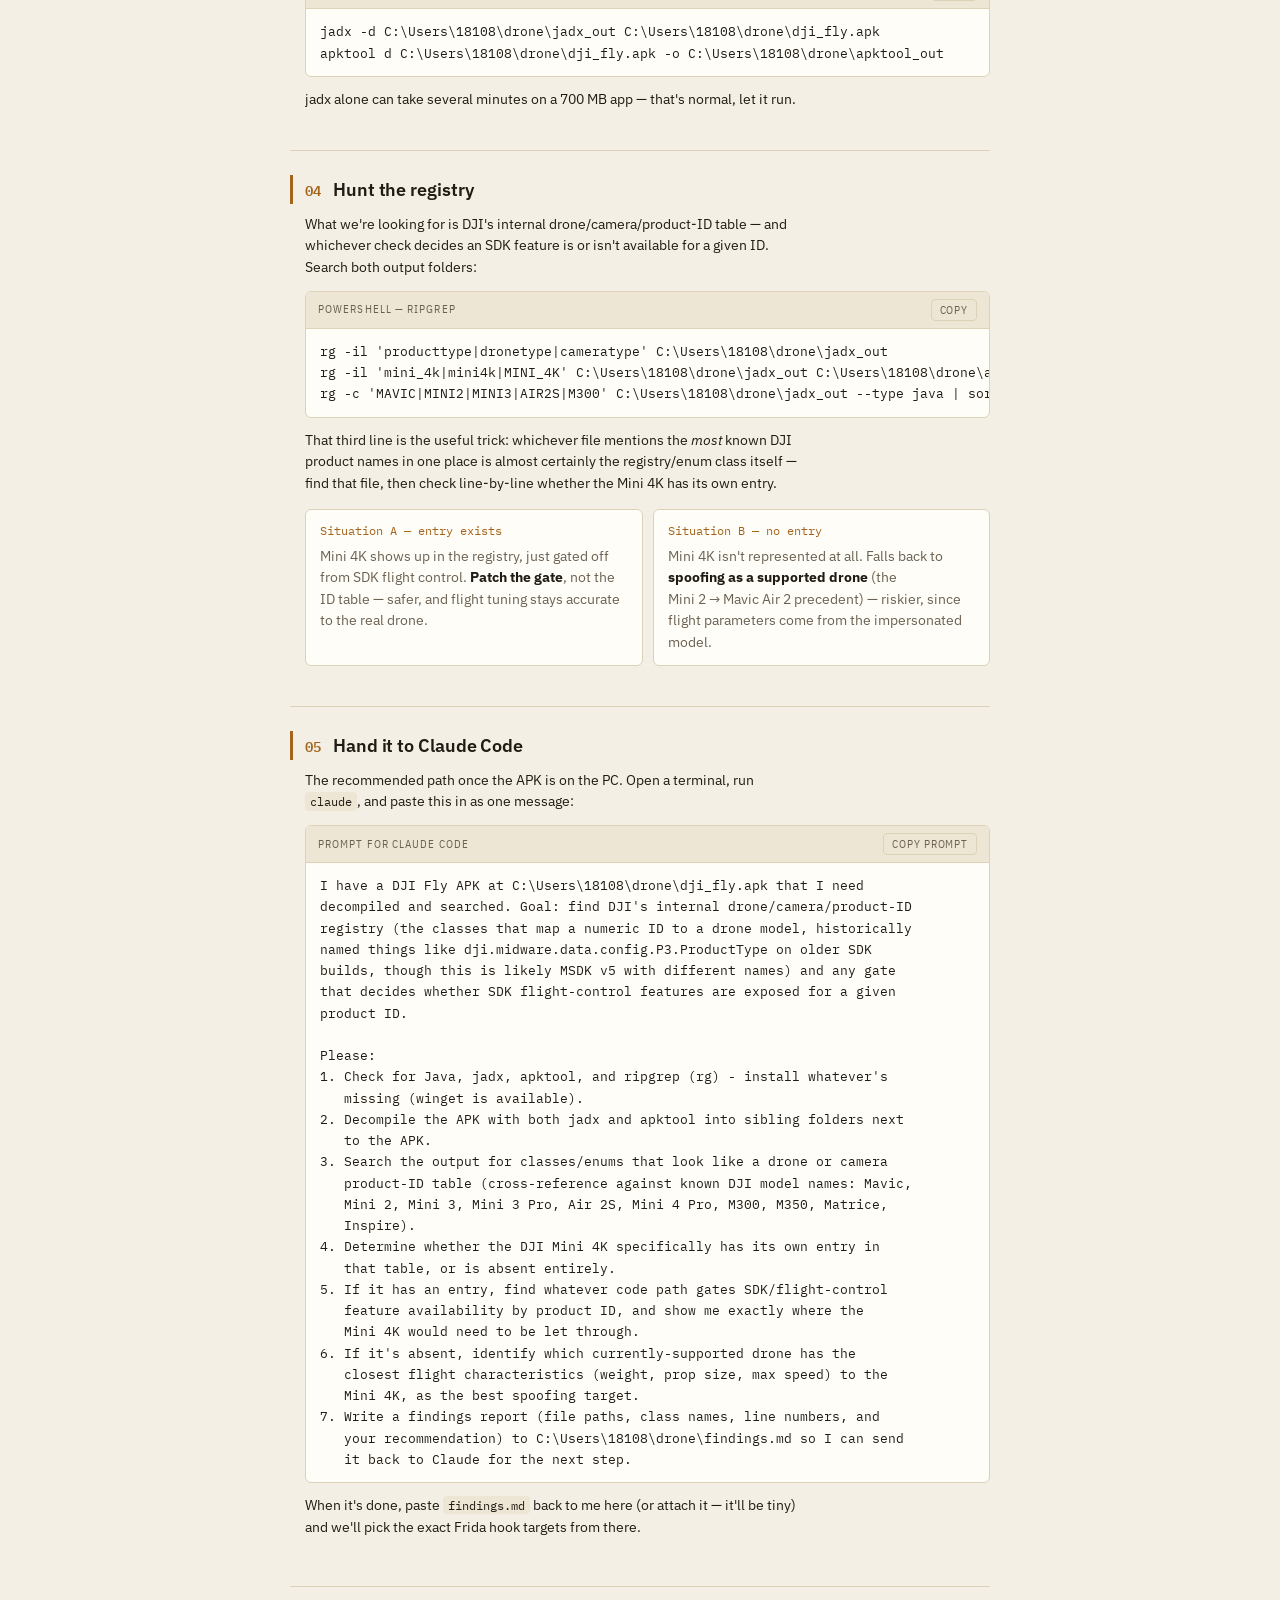
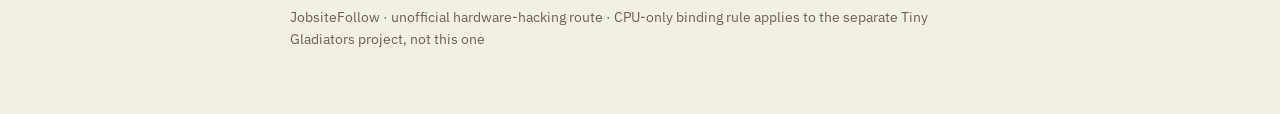
<file: mini-4k-bypass-runbook/index.html>
<!doctype html><html><head><meta charset=utf8><meta name=viewport content="width=device-width,initial-scale=1,viewport-fit=cover"><style>:root{color-scheme:light;box-sizing:border-box;padding-top:env(safe-area-inset-top,0px);padding-bottom:env(safe-area-inset-bottom,0px)}html{scroll-padding-top:env(safe-area-inset-top,0px)}body{margin:0;padding:0;font:14px -apple-system,BlinkMacSystemFont,sans-serif;background:#faf9f5;color:#141413}img{max-width:100%}[hidden]:not([hidden=until-found i]){display:none!important}</style></head><body>
<!doctype html>
<html lang="en">
<head>
<meta charset="UTF-8">
<title>Mini 4K Bypass Runbook</title>
<meta name="viewport" content="width=device-width, initial-scale=1, viewport-fit=cover">
<link rel="preconnect" href="https://fonts.googleapis.com">
<link rel="preconnect" href="https://fonts.gstatic.com" crossorigin>
<link href="https://fonts.googleapis.com/css2?family=IBM+Plex+Sans:wght@400;500;600;700&family=IBM+Plex+Sans+Condensed:wght@500;600&family=IBM+Plex+Mono:wght@400;500;600&display=swap" rel="stylesheet">
<style>
  :root {
    --bg: #11151c;
    --surface: #1a2029;
    --surface-2: #212a35;
    --line: #2b3542;
    --ink: #e9e4d9;
    --ink-dim: #8b93a1;
    --amber: #e2a33d;
    --amber-dim: #9c7333;
    --teal: #5fb0ac;
    --rust: #d9724a;
    --radius: 6px;
    color-scheme: dark;
  }

  @media (prefers-color-scheme: light) {
    :root:not([data-theme="dark"]) {
      --bg: #f3efe4;
      --surface: #fffdf8;
      --surface-2: #eee6d4;
      --line: #ddd2b8;
      --ink: #201c14;
      --ink-dim: #6b6152;
      --amber: #a3641b;
      --amber-dim: #c98d3f;
      --teal: #2c7873;
      --rust: #ad4b2a;
      color-scheme: light;
    }
  }

  :root[data-theme="light"] {
    --bg: #f3efe4;
    --surface: #fffdf8;
    --surface-2: #eee6d4;
    --line: #ddd2b8;
    --ink: #201c14;
    --ink-dim: #6b6152;
    --amber: #a3641b;
    --amber-dim: #c98d3f;
    --teal: #2c7873;
    --rust: #ad4b2a;
    color-scheme: light;
  }

  * { box-sizing: border-box; }

  body {
    margin: 0;
    background: var(--bg);
    color: var(--ink);
    font-family: "IBM Plex Sans", system-ui, sans-serif;
    line-height: 1.55;
    padding-inline: 20px;
    padding-block: max(28px, env(safe-area-inset-top, 0px)) 64px;
  }

  .page {
    max-width: 700px;
    margin: 0 auto;
  }

  .eyebrow {
    font-family: "IBM Plex Sans Condensed", sans-serif;
    font-weight: 600;
    font-size: 0.72rem;
    letter-spacing: 0.14em;
    text-transform: uppercase;
    color: var(--amber);
  }

  h1 {
    font-size: clamp(1.7rem, 5vw, 2.3rem);
    font-weight: 700;
    margin: 0.35em 0 0.2em;
    text-wrap: balance;
    letter-spacing: -0.01em;
  }

  .subtitle {
    color: var(--ink-dim);
    font-size: 0.98rem;
    max-width: 60ch;
    margin: 0 0 22px;
  }

  .status {
    display: flex;
    gap: 12px;
    align-items: flex-start;
    background: var(--surface);
    border: 1px solid var(--line);
    border-left: 3px solid var(--teal);
    border-radius: var(--radius);
    padding: 14px 16px;
    margin-bottom: 36px;
  }

  .status-dot {
    flex: none;
    width: 8px;
    height: 8px;
    border-radius: 50%;
    background: var(--teal);
    margin-top: 7px;
  }

  .status p { margin: 0 0 6px; font-size: 0.92rem; }
  .status p:last-child { margin-bottom: 0; }
  .status strong { color: var(--ink); }
  .status .dim { color: var(--ink-dim); }

  section.phase {
    margin-top: 40px;
    padding-top: 6px;
    border-top: 1px solid var(--line);
  }

  .phase-head {
    display: flex;
    align-items: baseline;
    gap: 12px;
    margin: 18px 0 8px;
    border-left: 3px solid var(--amber);
    padding-left: 12px;
  }

  .phase-num {
    font-family: "IBM Plex Mono", monospace;
    font-size: 0.85rem;
    color: var(--amber);
    font-weight: 600;
    flex: none;
  }

  .phase-head h2 {
    font-size: 1.15rem;
    font-weight: 600;
    margin: 0;
    letter-spacing: -0.005em;
  }

  .phase-body { padding-left: 15px; }

  p { margin: 0.7em 0; }
  .phase-body p { max-width: 62ch; }

  a { color: var(--teal); }

  ul, ol { padding-left: 1.3em; }
  li { margin: 0.35em 0; }

  code.inline {
    font-family: "IBM Plex Mono", monospace;
    font-size: 0.88em;
    background: var(--surface-2);
    padding: 0.1em 0.4em;
    border-radius: 4px;
  }

  .code-block {
    position: relative;
    background: var(--surface);
    border: 1px solid var(--line);
    border-radius: var(--radius);
    margin: 12px 0;
    overflow: hidden;
  }

  .code-block .label {
    display: flex;
    justify-content: space-between;
    align-items: center;
    padding: 7px 12px;
    background: var(--surface-2);
    border-bottom: 1px solid var(--line);
    font-family: "IBM Plex Sans Condensed", sans-serif;
    font-size: 0.68rem;
    letter-spacing: 0.1em;
    text-transform: uppercase;
    color: var(--ink-dim);
  }

  .copy-btn {
    font-family: "IBM Plex Sans Condensed", sans-serif;
    font-size: 0.68rem;
    letter-spacing: 0.08em;
    text-transform: uppercase;
    background: transparent;
    border: 1px solid var(--line);
    color: var(--ink-dim);
    border-radius: 4px;
    padding: 3px 8px;
    cursor: pointer;
  }
  .copy-btn:hover { color: var(--ink); border-color: var(--ink-dim); }
  .copy-btn:focus-visible { outline: 2px solid var(--teal); outline-offset: 1px; }

  pre {
    margin: 0;
    padding: 12px 14px;
    overflow-x: auto;
    font-family: "IBM Plex Mono", monospace;
    font-size: 0.83rem;
    line-height: 1.6;
    white-space: pre;
  }
  pre .c1 { color: var(--ink-dim); }

  .callout {
    border: 1px solid var(--line);
    border-left: 3px solid var(--rust);
    border-radius: var(--radius);
    padding: 12px 14px;
    margin: 14px 0;
    background: var(--surface);
    font-size: 0.9rem;
  }
  .callout .tag {
    font-family: "IBM Plex Sans Condensed", sans-serif;
    font-weight: 600;
    font-size: 0.68rem;
    letter-spacing: 0.12em;
    text-transform: uppercase;
    color: var(--rust);
    display: block;
    margin-bottom: 4px;
  }

  .fork {
    display: grid;
    grid-template-columns: 1fr;
    gap: 10px;
    margin: 14px 0;
  }
  @media (min-width: 560px) {
    .fork { grid-template-columns: 1fr 1fr; }
  }
  .fork-card {
    border: 1px solid var(--line);
    border-radius: var(--radius);
    padding: 12px 14px;
    background: var(--surface);
  }
  .fork-card .tag {
    font-family: "IBM Plex Mono", monospace;
    font-size: 0.72rem;
    color: var(--amber);
    display: block;
    margin-bottom: 6px;
  }
  .fork-card p { font-size: 0.87rem; margin: 0; color: var(--ink-dim); }
  .fork-card p strong { color: var(--ink); }

  table {
    width: 100%;
    border-collapse: collapse;
    font-size: 0.85rem;
    margin: 12px 0;
  }
  table caption { text-align: left; caption-side: top; }
  .table-wrap { overflow-x: auto; }
  th, td {
    text-align: left;
    padding: 7px 10px;
    border-bottom: 1px solid var(--line);
    vertical-align: top;
  }
  th { color: var(--ink-dim); font-weight: 600; font-size: 0.72rem; text-transform: uppercase; letter-spacing: 0.06em; }
  td code.inline { white-space: nowrap; }

  footer {
    margin-top: 48px;
    padding-top: 20px;
    border-top: 1px solid var(--line);
    color: var(--ink-dim);
    font-size: 0.85rem;
  }
</style>
</head>
<body>
<div class="page">

  <p class="eyebrow">JobsiteFollow &middot; DJI Mini 4K unlock</p>
  <h1>Mini 4K Bypass Runbook</h1>
  <p class="subtitle">The exact commands to decompile the DJI Fly APK and hunt for the drone-registry gate that's keeping the Mini 4K off the SDK's flight-control path.</p>

  <div class="status">
    <div class="status-dot" aria-hidden="true"></div>
    <div>
      <p><strong>Where things stand:</strong> the DJI Fly APK (~706&nbsp;MB, pulled off the Fire tablet via ADB) is sitting on your phone. <span class="dim">Chat upload has a hard size ceiling well under that — don't fight it again.</span></p>
      <p><strong>Next move:</strong> get the file onto the PC (Drive, email-to-self, or USB when you're at the desk), then run Phase&nbsp;05 below through Claude Code. Everything before that is reference, in case you want to run any step by hand.</p>
    </div>
  </div>

  <section class="phase">
    <div class="phase-head">
      <span class="phase-num">01</span>
      <h2>Land the APK on the PC</h2>
    </div>
    <div class="phase-body">
      <p>Any of these work — pick whichever's already open on your phone:</p>
      <ul>
        <li>Upload to Google Drive / OneDrive from your phone, then download on the PC</li>
        <li>Email it to yourself as an attachment (some providers cap attachments around 25&nbsp;MB — if it bounces, use Drive instead)</li>
        <li>Plug the phone into the PC over USB next time you're at the desk and copy it straight across</li>
      </ul>
      <p>Drop it somewhere easy to type, e.g. <code class="inline">C:\Users\18108\drone\dji_fly.apk</code>.</p>
    </div>
  </section>

  <section class="phase">
    <div class="phase-head">
      <span class="phase-num">02</span>
      <h2>Toolchain (reference — Claude Code can do this for you)</h2>
    </div>
    <div class="phase-body">
      <p>Two decompilers, used together: <strong>jadx</strong> turns the app's code back into readable-ish Java, <strong>apktool</strong> unpacks it into smali + raw resources (catches anything jadx chokes on). Both need Java.</p>

      <div class="code-block">
        <div class="label"><span>PowerShell &mdash; Java + ripgrep</span><button class="copy-btn" data-copy="winget install EclipseAdoptium.Temurin.25.JDK&#10;winget install BurntSushi.ripgrep.MSVC">Copy</button></div>
        <pre>winget install EclipseAdoptium.Temurin.25.JDK
winget install BurntSushi.ripgrep.MSVC</pre>
      </div>

      <div class="code-block">
        <div class="label"><span>PowerShell &mdash; jadx</span><button class="copy-btn" data-copy="mkdir C:\tools\jadx&#10;curl -L -o C:\tools\jadx\jadx.zip https://github.com/skylot/jadx/releases/download/v1.5.6/jadx-1.5.6.zip&#10;tar -xf C:\tools\jadx\jadx.zip -C C:\tools\jadx">Copy</button></div>
        <pre>mkdir C:\tools\jadx
curl -L -o C:\tools\jadx\jadx.zip https://github.com/skylot/jadx/releases/download/v1.5.6/jadx-1.5.6.zip
tar -xf C:\tools\jadx\jadx.zip -C C:\tools\jadx</pre>
      </div>

      <div class="code-block">
        <div class="label"><span>PowerShell &mdash; apktool</span><button class="copy-btn" data-copy="mkdir C:\tools\apktool&#10;curl -L -o C:\tools\apktool\apktool.bat https://raw.githubusercontent.com/iBotPeaches/Apktool/master/scripts/windows/apktool.bat">Copy</button></div>
        <pre>mkdir C:\tools\apktool
curl -L -o C:\tools\apktool\apktool.bat https://raw.githubusercontent.com/iBotPeaches/Apktool/master/scripts/windows/apktool.bat
<span class="c1"># then grab the current apktool-*.jar from https://bitbucket.org/iBotPeaches/apktool/downloads
# and save it into C:\tools\apktool as exactly "apktool.jar"</span></pre>
      </div>

      <p>Add <code class="inline">C:\tools\jadx\bin</code> and <code class="inline">C:\tools\apktool</code> to your user PATH — same Environment Variables screen you already used for Claude Code, just two more entries in that same list.</p>

      <div class="callout">
        <span class="tag">Skip this by hand</span>
        The version numbers above (jadx 1.5.6, whatever apktool build is current) will drift. Claude Code can check for the current release and fetch it itself — Phase&nbsp;05's prompt tells it to install anything missing, so you don't have to keep this page's links fresh.
      </div>
    </div>
  </section>

  <section class="phase">
    <div class="phase-head">
      <span class="phase-num">03</span>
      <h2>Decompile</h2>
    </div>
    <div class="phase-body">
      <p>Run both — jadx for readable code, apktool for the raw smali and resources jadx sometimes garbles:</p>
      <div class="code-block">
        <div class="label"><span>PowerShell</span><button class="copy-btn" data-copy="jadx -d C:\Users\18108\drone\jadx_out C:\Users\18108\drone\dji_fly.apk&#10;apktool d C:\Users\18108\drone\dji_fly.apk -o C:\Users\18108\drone\apktool_out">Copy</button></div>
        <pre>jadx -d C:\Users\18108\drone\jadx_out C:\Users\18108\drone\dji_fly.apk
apktool d C:\Users\18108\drone\dji_fly.apk -o C:\Users\18108\drone\apktool_out</pre>
      </div>
      <p>jadx alone can take several minutes on a 700&nbsp;MB app &mdash; that's normal, let it run.</p>
    </div>
  </section>

  <section class="phase">
    <div class="phase-head">
      <span class="phase-num">04</span>
      <h2>Hunt the registry</h2>
    </div>
    <div class="phase-body">
      <p>What we're looking for is DJI's internal drone/camera/product-ID table &mdash; and whichever check decides an SDK feature is or isn't available for a given ID. Search both output folders:</p>

      <div class="code-block">
        <div class="label"><span>PowerShell &mdash; ripgrep</span><button class="copy-btn" data-copy="rg -il 'producttype|dronetype|cameratype' C:\Users\18108\drone\jadx_out&#10;rg -il 'mini_4k|mini4k|MINI_4K' C:\Users\18108\drone\jadx_out C:\Users\18108\drone\apktool_out&#10;rg -c 'MAVIC|MINI2|MINI3|AIR2S|M300' C:\Users\18108\drone\jadx_out --type java | sort -t: -k2 -rn | head -20">Copy</button></div>
        <pre>rg -il 'producttype|dronetype|cameratype' C:\Users\18108\drone\jadx_out
rg -il 'mini_4k|mini4k|MINI_4K' C:\Users\18108\drone\jadx_out C:\Users\18108\drone\apktool_out
rg -c 'MAVIC|MINI2|MINI3|AIR2S|M300' C:\Users\18108\drone\jadx_out --type java | sort -t: -k2 -rn | head -20</pre>
      </div>

      <p>That third line is the useful trick: whichever file mentions the <em>most</em> known DJI product names in one place is almost certainly the registry/enum class itself &mdash; find that file, then check line-by-line whether the Mini 4K has its own entry.</p>

      <div class="fork">
        <div class="fork-card">
          <span class="tag">Situation A &mdash; entry exists</span>
          <p>Mini 4K shows up in the registry, just gated off from SDK flight control. <strong>Patch the gate</strong>, not the ID table &mdash; safer, and flight tuning stays accurate to the real drone.</p>
        </div>
        <div class="fork-card">
          <span class="tag">Situation B &mdash; no entry</span>
          <p>Mini 4K isn't represented at all. Falls back to <strong>spoofing as a supported drone</strong> (the Mini&nbsp;2&nbsp;&rarr;&nbsp;Mavic&nbsp;Air&nbsp;2 precedent) &mdash; riskier, since flight parameters come from the impersonated model.</p>
        </div>
      </div>
    </div>
  </section>

  <section class="phase">
    <div class="phase-head">
      <span class="phase-num">05</span>
      <h2>Hand it to Claude Code</h2>
    </div>
    <div class="phase-body">
      <p>The recommended path once the APK is on the PC. Open a terminal, run <code class="inline">claude</code>, and paste this in as one message:</p>

      <div class="code-block">
        <div class="label"><span>Prompt for Claude Code</span><button class="copy-btn" data-copy="I have a DJI Fly APK at C:\Users\18108\drone\dji_fly.apk that I need decompiled and searched. Goal: find DJI's internal drone/camera/product-ID registry (the classes that map a numeric ID to a drone model, historically named things like dji.midware.data.config.P3.ProductType on older SDK builds, though this is likely MSDK v5 with different names) and any gate that decides whether SDK flight-control features are exposed for a given product ID.&#10;&#10;Please:&#10;1. Check for Java, jadx, apktool, and ripgrep (rg) - install whatever's missing (winget is available).&#10;2. Decompile the APK with both jadx and apktool into sibling folders next to the APK.&#10;3. Search the output for classes/enums that look like a drone or camera product-ID table (cross-reference against known DJI model names: Mavic, Mini 2, Mini 3, Mini 3 Pro, Air 2S, Mini 4 Pro, M300, M350, Matrice, Inspire).&#10;4. Determine whether the DJI Mini 4K specifically has its own entry in that table, or is absent entirely.&#10;5. If it has an entry, find whatever code path gates SDK/flight-control feature availability by product ID, and show me exactly where the Mini 4K would need to be let through.&#10;6. If it's absent, identify which currently-supported drone has the closest flight characteristics (weight, prop size, max speed) to the Mini 4K, as the best spoofing target.&#10;7. Write a findings report (file paths, class names, line numbers, and your recommendation) to C:\Users\18108\drone\findings.md so I can send it back to Claude for the next step.">Copy prompt</button></div>
        <pre>I have a DJI Fly APK at C:\Users\18108\drone\dji_fly.apk that I need
decompiled and searched. Goal: find DJI's internal drone/camera/product-ID
registry (the classes that map a numeric ID to a drone model, historically
named things like dji.midware.data.config.P3.ProductType on older SDK
builds, though this is likely MSDK v5 with different names) and any gate
that decides whether SDK flight-control features are exposed for a given
product ID.

Please:
1. Check for Java, jadx, apktool, and ripgrep (rg) - install whatever's
   missing (winget is available).
2. Decompile the APK with both jadx and apktool into sibling folders next
   to the APK.
3. Search the output for classes/enums that look like a drone or camera
   product-ID table (cross-reference against known DJI model names: Mavic,
   Mini 2, Mini 3, Mini 3 Pro, Air 2S, Mini 4 Pro, M300, M350, Matrice,
   Inspire).
4. Determine whether the DJI Mini 4K specifically has its own entry in
   that table, or is absent entirely.
5. If it has an entry, find whatever code path gates SDK/flight-control
   feature availability by product ID, and show me exactly where the
   Mini 4K would need to be let through.
6. If it's absent, identify which currently-supported drone has the
   closest flight characteristics (weight, prop size, max speed) to the
   Mini 4K, as the best spoofing target.
7. Write a findings report (file paths, class names, line numbers, and
   your recommendation) to C:\Users\18108\drone\findings.md so I can send
   it back to Claude for the next step.</pre>
      </div>

      <p>When it's done, paste <code class="inline">findings.md</code> back to me here (or attach it &mdash; it'll be tiny) and we'll pick the exact Frida hook targets from there.</p>
    </div>
  </section>

  <footer>
    JobsiteFollow &middot; unofficial hardware-hacking route &middot; CPU-only binding rule applies to the separate Tiny Gladiators project, not this one
  </footer>

</div>

<script>
(function () {
  document.querySelectorAll('.copy-btn').forEach(function (btn) {
    btn.addEventListener('click', function () {
      var text = btn.getAttribute('data-copy') || '';
      var original = btn.textContent;
      try {
        navigator.clipboard.writeText(text).then(function () {
          btn.textContent = 'Copied';
          setTimeout(function () { btn.textContent = original; }, 1400);
        }).catch(function () {
          btn.textContent = 'Select & copy';
          setTimeout(function () { btn.textContent = original; }, 1600);
        });
      } catch (e) {
        btn.textContent = 'Select & copy';
        setTimeout(function () { btn.textContent = original; }, 1600);
      }
    });
  });
})();
</script>

</body>
</html>

</body></html>
</file>
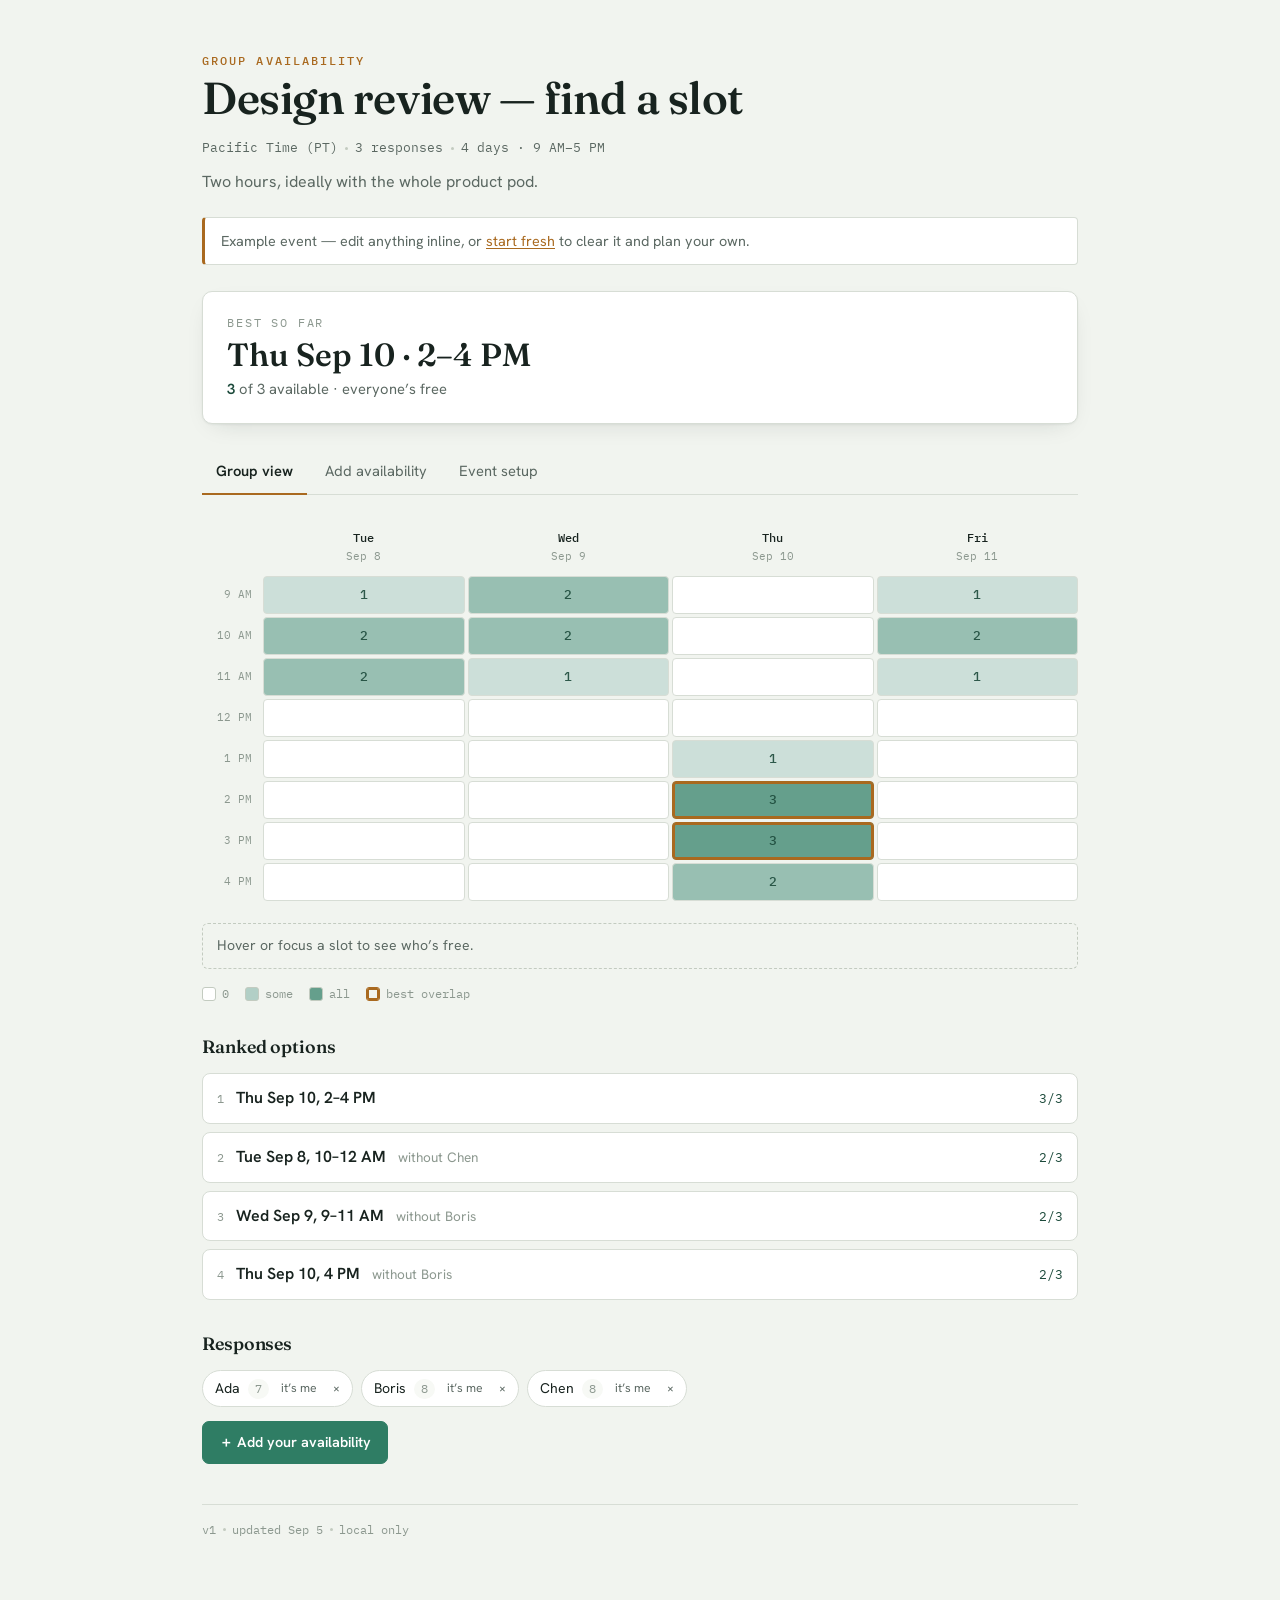
<file: overlap/index.html>
<!doctype html><html><head><meta charset=utf8><meta name=viewport content="width=device-width,initial-scale=1"><style>:root{color-scheme:light}body{margin:0;padding:0;font:14px -apple-system,BlinkMacSystemFont,sans-serif;background:#faf9f5;color:#141413}img{max-width:100%}[hidden]:not([hidden=until-found]){display:none!important}</style></head><body>
<title>Overlap — group availability</title>
<link rel="preconnect" href="https://fonts.gstatic.com" crossorigin>
<link rel="stylesheet" href="https://fonts.googleapis.com/css2?family=Fraunces:opsz,wght@9..144,450;9..144,560&family=Hanken+Grotesk:wght@400;500;600&family=IBM+Plex+Mono:wght@400;500&display=swap">
<style id="appstyle">
*,*::before,*::after{box-sizing:border-box}
html{-webkit-text-size-adjust:100%}
body{margin:0}
img{max-width:100%;display:block}
[hidden]{display:none!important}

:root{
  --ground:#f1f4ef;
  --surface:#ffffff;
  --surface-2:#f7f9f5;
  --ink:#18231f;
  --ink-soft:#5b6862;
  --ink-faint:#8c988f;
  --line:#d7ddd5;
  --line-strong:#c3cbc0;
  --fill:#2f7d64;
  --fill-ink:#1c4a3b;
  --accent:#a9691f;
  --accent-soft:#f3e6d4;
  --danger:#a23a2e;
  --focus:#2f7d64;
  --shadow:0 1px 2px rgba(24,35,31,.05),0 8px 24px -12px rgba(24,35,31,.18);
}
@media (prefers-color-scheme:dark){
  :root:not([data-theme="light"]){
    --ground:#121815;
    --surface:#1a221e;
    --surface-2:#212a25;
    --ink:#e9eee9;
    --ink-soft:#a3aea6;
    --ink-faint:#7d8880;
    --line:#2c352f;
    --line-strong:#3a453d;
    --fill:#63b89a;
    --fill-ink:#bfe6d7;
    --accent:#e3a850;
    --accent-soft:#3a2f1d;
    --danger:#e58273;
    --focus:#63b89a;
    --shadow:0 1px 2px rgba(0,0,0,.3),0 10px 30px -14px rgba(0,0,0,.6);
  }
}
:root[data-theme="dark"]{
  --ground:#121815;
  --surface:#1a221e;
  --surface-2:#212a25;
  --ink:#e9eee9;
  --ink-soft:#a3aea6;
  --ink-faint:#7d8880;
  --line:#2c352f;
  --line-strong:#3a453d;
  --fill:#63b89a;
  --fill-ink:#bfe6d7;
  --accent:#e3a850;
  --accent-soft:#3a2f1d;
  --danger:#e58273;
  --focus:#63b89a;
  --shadow:0 1px 2px rgba(0,0,0,.3),0 10px 30px -14px rgba(0,0,0,.6);
}

body{
  background:var(--ground);
  color:var(--ink);
  font-family:"Hanken Grotesk",-apple-system,BlinkMacSystemFont,"Segoe UI",Roboto,sans-serif;
  font-size:16px;
  line-height:1.55;
  -webkit-font-smoothing:antialiased;
}
.wrap{max-width:940px;margin:0 auto;padding:clamp(20px,5vw,52px) clamp(16px,4vw,32px) 80px}
.wrap.busy{opacity:.55;pointer-events:none}
.boot{font-family:"IBM Plex Mono",monospace;color:var(--ink-faint);padding:40px 0}

h1{font-family:"Fraunces",Georgia,serif;font-weight:560;font-size:clamp(1.9rem,4.4vw,2.8rem);line-height:1.08;letter-spacing:-.01em;margin:.1em 0 .35em;text-wrap:balance}
h3{font-family:"Fraunces",Georgia,serif;font-weight:560;font-size:1.12rem;margin:0 0 .7em;letter-spacing:-.005em}
p{margin:0}

.kicker{font-family:"IBM Plex Mono",monospace;font-size:.72rem;letter-spacing:.18em;text-transform:uppercase;color:var(--accent);font-weight:500}
.masthead .meta{display:flex;flex-wrap:wrap;align-items:center;gap:.55em;font-family:"IBM Plex Mono",monospace;font-size:.82rem;color:var(--ink-soft);margin-top:.2em}
.masthead .dot{width:3px;height:3px;border-radius:50%;background:var(--line-strong)}
.note-line{margin-top:.7em;color:var(--ink-soft);max-width:60ch}

.banner{margin:22px 0 0;padding:12px 16px;border:1px solid var(--line);border-left:3px solid var(--accent);background:var(--surface);border-radius:4px;font-size:.9rem;color:var(--ink-soft)}
.banner.ro{border-left-color:var(--danger)}
.linkbtn{background:none;border:none;padding:0;font:inherit;color:var(--accent);text-decoration:underline;text-underline-offset:2px;cursor:pointer}
.linkbtn:hover{color:var(--ink)}

.verdict{margin:26px 0 6px;padding:22px 24px;background:var(--surface);border:1px solid var(--line);border-radius:10px;box-shadow:var(--shadow)}
.v-lead{font-family:"IBM Plex Mono",monospace;font-size:.72rem;letter-spacing:.16em;text-transform:uppercase;color:var(--ink-faint)}
.v-slot{font-family:"Fraunces",Georgia,serif;font-weight:560;font-size:clamp(1.4rem,3.4vw,2rem);line-height:1.1;margin:.15em 0 .2em;color:var(--ink)}
.v-sub{font-size:.92rem;color:var(--ink-soft)}
.v-sub strong{color:var(--fill-ink);font-weight:600}
.v-none{font-size:1rem;color:var(--ink-soft)}

.tabs{display:flex;gap:4px;margin:26px 0 0;border-bottom:1px solid var(--line)}
.tabs button{appearance:none;background:none;border:none;border-bottom:2px solid transparent;padding:10px 14px;margin-bottom:-1px;font:inherit;font-size:.92rem;color:var(--ink-soft);cursor:pointer}
.tabs button:hover{color:var(--ink)}
.tabs button.sel{color:var(--ink);border-bottom-color:var(--accent);font-weight:600}

.panel{padding:26px 0 0}

.gridwrap{overflow-x:auto;padding-bottom:6px;margin:0 -2px}
.grid{display:grid;gap:3px;min-width:520px;padding:2px}
.ghead{padding:6px 4px 8px;text-align:center;display:flex;flex-direction:column;gap:1px}
.ghead .gw{font-family:"IBM Plex Mono",monospace;font-size:.74rem;font-weight:500;color:var(--ink)}
.ghead .gd{font-family:"IBM Plex Mono",monospace;font-size:.68rem;color:var(--ink-faint)}
.ghead.corner{border:none}
.gtime{font-family:"IBM Plex Mono",monospace;font-size:.7rem;color:var(--ink-faint);display:flex;align-items:center;justify-content:flex-end;padding-right:8px;white-space:nowrap}
.cell{border:1px solid var(--line);border-radius:4px;min-height:38px;display:flex;align-items:center;justify-content:center;font-family:"IBM Plex Mono",monospace;font-size:.8rem;font-weight:500;color:var(--fill-ink);background:var(--surface);position:relative}
.cell{background:color-mix(in srgb, var(--fill) calc(var(--r,0) * 74%), var(--surface))}
.cell .cc{opacity:.9;mix-blend-mode:normal}
.cell[style*="--r:0."] .cc,.cell[style*="--r:1"] .cc{color:var(--fill-ink)}
.cell.best{border-color:var(--accent);box-shadow:inset 0 0 0 2px var(--accent)}
.cell.hl{box-shadow:inset 0 0 0 2px var(--fill);border-color:var(--fill)}
.cell.best.hl{box-shadow:inset 0 0 0 2px var(--accent),inset 0 0 0 4px color-mix(in srgb,var(--fill) 40%,transparent)}
.cell:focus-visible{outline:2px solid var(--focus);outline-offset:2px;z-index:2}
.cell.mine{cursor:pointer;background:var(--surface-2);color:var(--ink-faint);touch-action:none;transition:background .08s,border-color .08s}
.cell.mine::after{content:"";width:8px;height:8px;border-radius:2px;border:1px solid var(--line-strong)}
.cell.mine.on{background:color-mix(in srgb,var(--fill) 26%,var(--surface));border-color:var(--fill)}
.cell.mine.on::after{background:var(--fill);border-color:var(--fill)}
@media (prefers-reduced-motion:reduce){*{transition:none!important;animation:none!important}}

.inspector{margin-top:14px;padding:11px 14px;border:1px dashed var(--line-strong);border-radius:6px;font-size:.88rem;color:var(--ink-soft);min-height:2.9em}
.inspector strong{color:var(--ink);font-family:"IBM Plex Mono",monospace;font-size:.82rem}
.inspector .ok{color:var(--fill-ink);font-weight:600}
.inspector .muted{color:var(--ink-faint)}

.legend{display:flex;flex-wrap:wrap;gap:16px;margin-top:16px;font-family:"IBM Plex Mono",monospace;font-size:.72rem;color:var(--ink-faint);align-items:center}
.legend .sw{display:inline-flex;align-items:center;gap:6px}
.legend .box{width:14px;height:14px;border-radius:3px;border:1px solid var(--line-strong)}

.results{margin-top:30px}
.results ol{list-style:none;margin:0;padding:0;display:flex;flex-direction:column;gap:8px}
.results li{display:flex;align-items:baseline;gap:12px;padding:12px 14px;background:var(--surface);border:1px solid var(--line);border-radius:8px}
.results .rk{font-family:"IBM Plex Mono",monospace;font-size:.78rem;color:var(--ink-faint)}
.results .rs{font-weight:600;color:var(--ink)}
.results .rc{margin-left:auto;font-family:"IBM Plex Mono",monospace;font-size:.82rem;color:var(--fill-ink);white-space:nowrap}
.results .rmiss{color:var(--ink-faint);font-family:"Hanken Grotesk",sans-serif;font-weight:400;font-size:.85rem}

.roster{margin-top:30px}
.chips{display:flex;flex-wrap:wrap;gap:8px}
.chip{display:inline-flex;align-items:center;gap:8px;padding:6px 8px 6px 12px;border:1px solid var(--line);border-radius:999px;background:var(--surface);font-size:.88rem}
.chip.me{border-color:var(--fill);background:color-mix(in srgb,var(--fill) 8%,var(--surface))}
.chip-name{background:none;border:none;font:inherit;color:var(--ink);cursor:pointer;padding:0}
.chip-name:hover{color:var(--accent)}
.chip-n{font-family:"IBM Plex Mono",monospace;font-size:.74rem;color:var(--ink-faint);background:var(--surface-2);border-radius:999px;padding:1px 7px}
.chip-x{background:none;border:none;font:inherit;font-size:.76rem;color:var(--ink-soft);cursor:pointer;padding:2px 4px;border-radius:4px}
.chip-x:hover{color:var(--ink);background:var(--surface-2)}
.chip-x.danger:hover{color:var(--danger)}
.empty{color:var(--ink-faint);font-size:.9rem}

.actionbar{position:sticky;bottom:0;margin-top:20px;display:flex;flex-wrap:wrap;align-items:center;gap:12px;padding:14px 16px;background:color-mix(in srgb,var(--surface) 92%,transparent);backdrop-filter:blur(8px);border:1px solid var(--line);border-radius:10px;box-shadow:var(--shadow)}
.actionbar .who{font-size:.9rem;color:var(--ink-soft)}
.actionbar .who b{color:var(--ink)}
.actionbar .spacer{flex:1}
#draftcount{font-family:"IBM Plex Mono",monospace;font-size:.78rem;color:var(--ink-faint)}

button.btn{appearance:none;font:inherit;font-size:.9rem;font-weight:600;padding:9px 16px;border-radius:7px;border:1px solid var(--line-strong);background:var(--surface);color:var(--ink);cursor:pointer}
button.btn:hover{border-color:var(--ink-soft)}
button.btn.primary{background:var(--fill);border-color:var(--fill);color:#fff}
button.btn.primary:hover{background:var(--fill-ink)}
button.btn.ghost{background:none}
button.btn:focus-visible,.linkbtn:focus-visible,.chip-name:focus-visible,.chip-x:focus-visible,.tabs button:focus-visible{outline:2px solid var(--focus);outline-offset:2px}

form.claim{background:var(--surface);border:1px solid var(--line);border-radius:10px;padding:20px;max-width:420px;box-shadow:var(--shadow)}
form.claim label{display:block;font-size:.82rem;font-weight:600;color:var(--ink-soft);margin-bottom:6px}
input[type=text],input[type=date],select{font:inherit;font-size:.92rem;padding:9px 11px;border:1px solid var(--line-strong);border-radius:7px;background:var(--surface-2);color:var(--ink);width:100%;max-width:320px}
input:focus,select:focus{outline:2px solid var(--focus);outline-offset:1px;border-color:var(--focus)}

.setup{background:var(--surface);border:1px solid var(--line);border-radius:10px;padding:22px;box-shadow:var(--shadow);display:flex;flex-direction:column;gap:20px}
.setup .row{display:flex;flex-direction:column;gap:7px}
.setup .row > label{font-size:.82rem;font-weight:600;color:var(--ink-soft)}
.setup .hours{display:flex;gap:10px;align-items:center;flex-wrap:wrap}
.setup .daylist{display:flex;flex-wrap:wrap;gap:8px}
.setup .dtag{display:inline-flex;align-items:center;gap:8px;padding:5px 8px 5px 12px;border:1px solid var(--line);border-radius:7px;font-family:"IBM Plex Mono",monospace;font-size:.8rem;background:var(--surface-2)}
.setup .adder{display:flex;gap:8px;align-items:center;flex-wrap:wrap}
.setup .setup-actions{display:flex;gap:10px;flex-wrap:wrap;border-top:1px solid var(--line);padding-top:18px}
.hint{font-size:.8rem;color:var(--ink-faint)}

.foot{margin-top:40px;padding-top:16px;border-top:1px solid var(--line);display:flex;flex-wrap:wrap;align-items:center;gap:.55em;font-family:"IBM Plex Mono",monospace;font-size:.74rem;color:var(--ink-faint)}
.foot .dot{width:3px;height:3px;border-radius:50%;background:var(--line-strong)}
.foot .saving{color:var(--accent)}
</style>
<div id="root"><div class="wrap"><p class="boot">Loading Overlap…</p></div></div>
<script id="state" type="application/json">
{"version":1,"updatedAt":"2026-09-05T17:20:00.000Z","example":true,"title":"Design review — find a slot","tz":"Pacific Time (PT)","note":"Two hours, ideally with the whole product pod.","days":["2026-09-08","2026-09-09","2026-09-10","2026-09-11"],"startHour":9,"endHour":17,"responses":[{"id":"r_ada","name":"Ada","updatedAt":"2026-09-04T15:00:00.000Z","slots":["2026-09-08T10","2026-09-08T11","2026-09-09T9","2026-09-09T10","2026-09-10T14","2026-09-10T15","2026-09-10T16"]},{"id":"r_boris","name":"Boris","updatedAt":"2026-09-04T18:30:00.000Z","slots":["2026-09-08T9","2026-09-08T10","2026-09-08T11","2026-09-10T13","2026-09-10T14","2026-09-10T15","2026-09-11T9","2026-09-11T10"]},{"id":"r_chen","name":"Chen","updatedAt":"2026-09-05T16:00:00.000Z","slots":["2026-09-09T9","2026-09-09T10","2026-09-09T11","2026-09-10T14","2026-09-10T15","2026-09-10T16","2026-09-11T10","2026-09-11T11"]}]}
</script>
<script id="appcode">
(function(){
  "use strict";
  var $=function(s,r){return (r||document).querySelector(s)};
  var $$=function(s,r){return Array.prototype.slice.call((r||document).querySelectorAll(s))};
  var FONT="https://fonts.googleapis.com/css2?family=Fraunces:opsz,wght@9..144,450;9..144,560&family=Hanken+Grotesk:wght@400;500;600&family=IBM+Plex+Mono:wght@400;500&display=swap";

  var STYLE_TEXT=document.getElementById("appstyle").textContent;
  var CODE_TEXT=document.getElementById("appcode").textContent;
  var STATE=JSON.parse(document.getElementById("state").textContent);

  var LS=safeLS();
  function safeLS(){try{var k="__t";localStorage.setItem(k,k);localStorage.removeItem(k);return localStorage}catch(e){return null}}
  function lsGet(k){try{return LS&&LS.getItem(k)}catch(e){return null}}
  function lsSet(k,v){try{LS&&LS.setItem(k,v)}catch(e){}}

  var v={mode:"group",me:lsGet("ap:me")||null,myName:lsGet("ap:name")||"",draft:null,focusId:null,setup:null,busy:false,roMsg:null,lastKey:null};

  // restore post-publish view
  try{
    var after=sessionStorage.getItem("ap:after");
    if(after){var a=JSON.parse(after);sessionStorage.removeItem("ap:after");v.mode=a.mode||"group";v._scroll=a.scrollY||0}
  }catch(e){}

  var cap; // undefined = loading, null = unavailable, obj = ready
  if(window.claude&&window.claude.use){
    window.claude.use("artifact").then(function(c){cap=c;if(!c)note("Sharing isn’t available on this view — changes stay on this screen.");},function(){cap=null});
  }else{cap=null}

  function note(m){v.roMsg=m;if($("#root")&&!v.busy)render()}

  /* ---------- utilities ---------- */
  function esc(s){return String(s==null?"":s).replace(/[&<>"]/g,function(c){return {"&":"&amp;","<":"&lt;",">":"&gt;",'"':"&quot;"}[c]})}
  function range(a,b){var o=[];for(var i=a;i<b;i++)o.push(i);return o}
  function pad(n){return n<10?"0"+n:""+n}
  function dt(iso){return new Date(iso+"T00:00:00")}
  function wd(iso){return dt(iso).toLocaleDateString("en-US",{weekday:"short"})}
  function md(iso){return dt(iso).toLocaleDateString("en-US",{month:"short",day:"numeric"})}
  function ap(h){h=((h%24)+24)%24;return h<12?"AM":"PM"}
  function h12(h){h=((h%24)+24)%24;return h%12||12}
  function fmtHour(h){return h12(h)+" "+ap(h)}
  function fmtRange(h0,h1){
    if(h1-h0<=1)return fmtHour(h0);
    return ap(h0)===ap(h1-1)?(h12(h0)+"–"+h12(h1)+" "+ap(h1-1)):(h12(h0)+" "+ap(h0)+"–"+h12(h1)+" "+ap(h1));
  }
  function nowISO(){return new Date().toISOString()}
  function rel(iso){
    if(!iso)return "just now";
    var d=new Date(iso),s=(Date.now()-d.getTime())/1000;
    if(s<45)return "just now";
    if(s<3600)return Math.round(s/60)+" min ago";
    if(s<86400)return Math.round(s/3600)+" hr ago";
    if(s<604800)return Math.round(s/86400)+" d ago";
    return d.toLocaleDateString("en-US",{month:"short",day:"numeric"});
  }
  function uid(){return "r_"+Math.random().toString(36).slice(2,9)}

  function responses(s){return (s.responses||[]).map(function(r){return {id:r.id,name:r.name,slots:new Set(r.slots||[]),updatedAt:r.updatedAt}})}
  function matrix(s,R){var m=new Map();R.forEach(function(r){r.slots.forEach(function(k){m.set(k,(m.get(k)||0)+1)})});return m}
  function blocks(s,m){
    var hrs=range(s.startHour,s.endHour),out=[];
    s.days.forEach(function(d){
      var cur=null;
      hrs.forEach(function(hr){
        var c=m.get(d+"T"+hr)||0;
        if(cur&&cur.count===c&&c>0){cur.h1=hr+1}
        else{if(cur&&cur.count>0)out.push(cur);cur=c>0?{day:d,h0:hr,h1:hr+1,count:c}:null}
      });
      if(cur&&cur.count>0)out.push(cur);
    });
    out.sort(function(a,b){return b.count-a.count||a.day.localeCompare(b.day)||a.h0-b.h0});
    return out;
  }
  function bestInfo(s,m,R,total){
    var bl=blocks(s,m),keys=new Set(),count=0,label="",missing=[];
    if(bl.length){
      count=bl[0].count;
      m.forEach(function(c,k){if(c===count&&count>0)keys.add(k)});
      var b0=bl[0];
      label=wd(b0.day)+" "+md(b0.day)+" · "+fmtRange(b0.h0,b0.h1);
      missing=R.filter(function(r){return !r.slots.has(b0.day+"T"+b0.h0)}).map(function(r){return r.name});
    }
    return {keys:keys,count:count,label:label,missing:missing,blocks:bl};
  }

  /* ---------- rendering ---------- */
  function gridHTML(s,o){
    var hrs=range(s.startHour,s.endHour);
    var cols="58px repeat("+s.days.length+", minmax(70px,1fr))";
    var h='<div class="gridwrap"><div class="grid" style="grid-template-columns:'+cols+'">';
    h+='<div class="ghead corner"></div>';
    s.days.forEach(function(d){h+='<div class="ghead"><span class="gw">'+esc(wd(d))+'</span><span class="gd">'+esc(md(d))+'</span></div>'});
    hrs.forEach(function(hr){
      h+='<div class="gtime">'+esc(fmtHour(hr))+'</div>';
      s.days.forEach(function(d){
        var key=d+"T"+hr, al=esc(wd(d)+" "+md(d)+" "+fmtHour(hr));
        if(o.interactive){
          var on=o.selected.has(key);
          h+='<button type="button" class="cell mine'+(on?" on":"")+'" data-key="'+key+'" aria-pressed="'+(on?"true":"false")+'" aria-label="'+al+'"></button>';
        }else{
          var c=o.mx.get(key)||0, r=o.total?c/o.total:0;
          var cls="cell"+(o.best.keys.has(key)?" best":"")+((o.highlight&&o.highlight.has(key))?" hl":"");
          h+='<div class="'+cls+'" data-key="'+key+'" style="--r:'+r.toFixed(3)+'" tabindex="0" aria-label="'+al+': '+c+' of '+o.total+'">'+(c?'<span class="cc">'+c+'</span>':'')+'</div>';
        }
      });
    });
    h+='</div></div>';
    return h;
  }

  function verdictHTML(best,total){
    if(total===0)return '<p class="v-lead">Best time</p><p class="v-none">No availability yet. <button class="linkbtn" data-tab="mine">Add yours</button> to find a slot that works.</p>';
    if(!best.keys.size)return '<p class="v-lead">Best time</p><p class="v-none">No overlap yet — no single hour works for anyone who’s responded.</p>';
    var sub="<strong>"+best.count+"</strong> of "+total+" available";
    sub+=best.count>=total?" · everyone’s free":" · out: "+esc(best.missing.join(", "));
    return '<p class="v-lead">Best so far</p><p class="v-slot">'+esc(best.label)+'</p><p class="v-sub">'+sub+'</p>';
  }

  function resultsHTML(best,total){
    if(total===0||!best.blocks.length)return "";
    var top=best.blocks.slice(0,4);
    var li=top.map(function(b,i){
      var miss=[];
      var R=responses(STATE);
      R.forEach(function(r){if(!r.slots.has(b.day+"T"+b.h0))miss.push(r.name)});
      return '<li><span class="rk">'+(i+1)+'</span><span class="rs">'+esc(wd(b.day)+" "+md(b.day)+", "+fmtRange(b.h0,b.h1))+'</span>'
        +(miss.length?'<span class="rmiss">without '+esc(miss.join(", "))+'</span>':'')
        +'<span class="rc">'+b.count+"/"+total+'</span></li>';
    }).join("");
    return '<div class="results"><h3>Ranked options</h3><ol>'+li+'</ol></div>';
  }

  function rosterHTML(s,R){
    var chips=R.map(function(r){
      var mine=v.me===r.id;
      return '<div class="chip'+(mine?" me":"")+'">'
        +'<button class="chip-name" data-act="focus" data-id="'+r.id+'">'+esc(r.name)+(mine?" (you)":"")+'</button>'
        +'<span class="chip-n">'+r.slots.size+'</span>'
        +(mine?'<button class="chip-x" data-act="editmine">edit</button>':'<button class="chip-x" data-act="claim-existing" data-id="'+r.id+'">it’s me</button>')
        +'<button class="chip-x danger" data-act="remove" data-id="'+r.id+'" aria-label="Remove '+esc(r.name)+'">×</button>'
        +'</div>';
    }).join("");
    return '<div class="roster"><h3>Responses</h3>'
      +(R.length?'<div class="chips">'+chips+'</div>':'<p class="empty">No one has filled this in yet.</p>')
      +(v.me?'':'<p style="margin-top:14px"><button class="btn primary" data-tab="mine">＋ Add your availability</button></p>')
      +'</div>';
  }

  function groupHTML(s){
    var R=responses(s),total=R.length,mx=matrix(s,R),best=bestInfo(s,mx,R,total);
    var hl=null;
    if(v.focusId){var f=R.filter(function(r){return r.id===v.focusId})[0];if(f)hl=f.slots}
    var focusName=v.focusId?(R.filter(function(r){return r.id===v.focusId})[0]||{}).name:null;
    return gridHTML(s,{interactive:false,mx:mx,total:total,best:best,highlight:hl})
      +'<div class="inspector" data-role="inspector">'+(focusName?('Showing <strong>'+esc(focusName)+'</strong>’s availability. Hover any slot for details.'):'Hover or focus a slot to see who’s free.')+'</div>'
      +'<div class="legend"><span class="sw"><span class="box" style="background:var(--surface)"></span>0</span>'
      +'<span class="sw"><span class="box" style="background:color-mix(in srgb,var(--fill) 37%,var(--surface))"></span>some</span>'
      +'<span class="sw"><span class="box" style="background:color-mix(in srgb,var(--fill) 74%,var(--surface))"></span>all</span>'
      +'<span class="sw"><span class="box" style="border-color:var(--accent);box-shadow:inset 0 0 0 2px var(--accent)"></span>best overlap</span></div>'
      +resultsHTML(best,total)
      +rosterHTML(s,R);
  }

  function mineHTML(s){
    if(!v.me){
      return '<form class="claim" data-act="claim">'
        +'<label for="nm">Your name</label>'
        +'<input id="nm" name="nm" type="text" required maxlength="40" autocomplete="name" placeholder="e.g. Priya">'
        +'<p style="margin:14px 0 0"><button class="btn primary" type="submit">Start marking availability</button></p>'
        +'</form>'
        +'<p class="hint" style="margin-top:18px">You’ll paint the hours you’re free on the grid, then save. Everyone with the link sees the combined picture.</p>';
    }
    var sel=v.draft||new Set();
    return '<p class="hint" style="margin-bottom:14px">Click or drag across the hours you’re available, then save.</p>'
      +gridHTML(s,{interactive:true,selected:sel})
      +'<div class="actionbar">'
      +'<span class="who">Marking availability as <b>'+esc(v.myName||"you")+'</b></span>'
      +'<span id="draftcount">'+sel.size+' hrs</span>'
      +'<span class="spacer"></span>'
      +'<button class="btn ghost" data-act="cleardraft" type="button">Clear</button>'
      +'<button class="btn ghost" data-act="cancelmine" type="button">Cancel</button>'
      +'<button class="btn primary" data-act="savemine" type="button">Save availability</button>'
      +'</div>';
  }

  function setupHTML(s){
    var c=v.setup;
    var hopt=function(sel){var o="";for(var i=0;i<=24;i++){o+='<option value="'+i+'"'+(i===sel?" selected":"")+'>'+fmtHour(i)+(i===24?" (next day)":"")+'</option>'}return o};
    var tags=c.days.map(function(d){return '<span class="dtag">'+esc(wd(d)+" "+md(d))+' <button class="chip-x" data-act="delday" data-day="'+d+'" aria-label="Remove day">×</button></span>'}).join("");
    return '<div class="setup">'
      +'<div class="row"><label for="f-title">Event name</label><input id="f-title" data-field="title" type="text" maxlength="80" value="'+esc(c.title)+'"></div>'
      +'<div class="row"><label for="f-tz">Time zone label</label><input id="f-tz" data-field="tz" type="text" maxlength="40" value="'+esc(c.tz)+'"></div>'
      +'<div class="row"><label for="f-note">Note (optional)</label><input id="f-note" data-field="note" type="text" maxlength="140" value="'+esc(c.note||"")+'"></div>'
      +'<div class="row"><label>Hours shown</label><div class="hours"><select data-field="startHour" aria-label="Start hour">'+hopt(c.startHour)+'</select><span class="hint">to</span><select data-field="endHour" aria-label="End hour">'+hopt(c.endHour)+'</select></div></div>'
      +'<div class="row"><label>Days</label><div class="daylist">'+(tags||'<span class="hint">No days yet.</span>')+'</div>'
      +'<div class="adder"><input type="date" data-role="newday" aria-label="New day"><button class="btn" data-act="addday" type="button">Add day</button></div></div>'
      +'<div class="setup-actions"><button class="btn primary" data-act="setup-save" type="button">Save changes</button>'
      +'<button class="btn ghost" data-act="setup-discard" type="button">Discard</button>'
      +'<span class="spacer"></span>'
      +'<button class="btn ghost" data-act="fresh" type="button" style="color:var(--danger)">Start fresh</button></div>'
      +'</div>';
  }

  function bodyHTML(s){
    var R=responses(s),total=R.length,mx=matrix(s,R),best=bestInfo(s,mx,R,total);
    var pane=v.mode==="setup"?setupHTML(s):v.mode==="mine"?mineHTML(s):groupHTML(s);
    var savenote=v.busy?'<span class="dot"></span><span class="saving">saving…</span>':(cap===null?'<span class="dot"></span><span>local only</span>':"");
    return '<div class="wrap'+(v.busy?" busy":"")+'">'
      +'<header class="masthead">'
      +'<p class="kicker">Group availability</p>'
      +'<h1>'+esc(s.title)+'</h1>'
      +'<p class="meta"><span>'+esc(s.tz)+'</span><span class="dot"></span><span>'+total+' '+(total===1?"response":"responses")+'</span><span class="dot"></span><span>'+s.days.length+' days · '+esc(fmtHour(s.startHour))+'–'+esc(fmtHour(s.endHour))+'</span></p>'
      +(s.note?'<p class="note-line">'+esc(s.note)+'</p>':'')
      +'</header>'
      +(s.example?'<div class="banner">Example event — edit anything inline, or <button class="linkbtn" data-act="fresh">start fresh</button> to clear it and plan your own.</div>':'')
      +(v.roMsg?'<div class="banner ro">'+esc(v.roMsg)+'</div>':'')
      +'<section class="verdict">'+verdictHTML(best,total)+'</section>'
      +'<nav class="tabs">'
      +'<button data-tab="group" class="'+(v.mode==="group"?"sel":"")+'">Group view</button>'
      +'<button data-tab="mine" class="'+(v.mode==="mine"?"sel":"")+'">'+(v.me?"My availability":"Add availability")+'</button>'
      +'<button data-tab="setup" class="'+(v.mode==="setup"?"sel":"")+'">Event setup</button>'
      +'</nav>'
      +'<section class="panel">'+pane+'</section>'
      +'<footer class="foot"><span>v'+(s.version||1)+'</span><span class="dot"></span><span>updated '+esc(rel(s.updatedAt))+'</span>'+savenote+'</footer>'
      +'</div>';
  }

  function render(){
    var root=$("#root");
    root.innerHTML=bodyHTML(STATE);
    wire();
    if(v._scroll){window.scrollTo(0,v._scroll);v._scroll=0}
  }

  /* ---------- publish ---------- */
  function renderDoc(s){
    var json=JSON.stringify(s).replace(/</g,"\\u003c");
    var head=""
      +'<!doctype html>\n<html lang="en">\n<head>\n'
      +'<meta charset="utf-8">\n'
      +'<meta name="viewport" content="width=device-width, initial-scale=1">\n'
      +'<meta name="color-scheme" content="light dark">\n'
      +'<title>'+esc(s.title||"Overlap")+' — group availability</title>\n'
      +'<link rel="preconnect" href="https://fonts.gstatic.com" crossorigin>\n'
      +'<link rel="stylesheet" href="'+FONT+'">\n'
      +'<style id="appstyle">'+STYLE_TEXT+'</style>\n</head>\n<body>\n';
    var tail='\n</body>\n</html>';
    return head
      +'<div id="root">'+bodyHTML(s)+'</div>\n'
      +'<script id="state" type="application/json">'+json+'<'+'/script>\n'
      +'<script id="appcode">'+CODE_TEXT+'<'+'/script>'
      +tail;
  }

  function commit(mutator,opts){
    if(v.busy)return;
    var next=JSON.parse(JSON.stringify(STATE));
    mutator(next);
    next.version=(STATE.version||1)+1;
    next.updatedAt=nowISO();

    if(!window.claude||!window.claude.use||cap===null){
      STATE=next;render();return;
    }
    v.busy=true;render();
    try{sessionStorage.setItem("ap:after",JSON.stringify({mode:(opts&&opts.mode)||"group",scrollY:window.scrollY}))}catch(e){}

    Promise.resolve(cap!==undefined?cap:window.claude.use("artifact")).then(function(c){
      cap=c;
      if(!c){v.busy=false;STATE=next;note("Sharing isn’t available here — saved to this screen only.");return}
      return c.publish(renderDoc(next)).then(function(){/* view reloads */});
    }).catch(function(e){
      v.busy=false;
      var code=e&&e.code;
      if(code==="conflict"){return;/* reloading to winner */}
      if(code==="not_writer"||code==="not_granted"||code==="not_declared"||code==="capability_disabled"||code==="consent_required"){
        STATE=next;note("This view is read-only — your change stays on this screen and isn’t shared.");return;
      }
      STATE=next;note("Couldn’t save ("+(code||"error")+"). Your change stays on this screen.");
    });
  }

  /* ---------- interaction ---------- */
  function freshFields(t){
    var base=new Date();var days=[];var add=0;
    while(days.length<3){var d=new Date(base.getTime()+add*86400000);var wday=d.getDay();if(wday!==0&&wday!==6)days.push(d.getFullYear()+"-"+pad(d.getMonth()+1)+"-"+pad(d.getDate()));add++}
    return {title:t||"Untitled event",tz:"Local time",note:"",days:days,startHour:9,endHour:17,responses:[],example:false};
  }
  function cloneSetup(s){return {title:s.title,tz:s.tz,note:s.note||"",days:s.days.slice(),startHour:s.startHour,endHour:s.endHour}}
  function pruneSlots(s){
    var valid=new Set();
    s.days.forEach(function(d){range(s.startHour,s.endHour).forEach(function(hr){valid.add(d+"T"+hr)})});
    (s.responses||[]).forEach(function(r){r.slots=(r.slots||[]).filter(function(k){return valid.has(k)})});
  }

  function updateDraftCount(){
    var el=$("#draftcount");if(el&&v.draft)el.textContent=v.draft.size+" hrs";
  }

  function inspect(key){
    var el=$('[data-role="inspector"]');if(!el)return;
    if(!key){
      if(v.focusId){var f=responses(STATE).filter(function(r){return r.id===v.focusId})[0];if(f){el.innerHTML='Showing <strong>'+esc(f.name)+'</strong>’s availability. Hover any slot for details.';return}}
      el.innerHTML='Hover or focus a slot to see who’s free.';return;
    }
    var parts=key.split("T"),d=parts[0],hr=+parts[1];
    var R=responses(STATE);
    var free=R.filter(function(r){return r.slots.has(key)}).map(function(r){return r.name});
    var out=R.filter(function(r){return !r.slots.has(key)}).map(function(r){return r.name});
    el.innerHTML='<strong>'+esc(wd(d)+" "+md(d)+", "+fmtHour(hr))+'</strong> — '
      +(free.length?'<span class="ok">'+esc(free.join(", "))+'</span>':'<span class="muted">no one yet</span>')
      +(out.length?' · <span class="muted">out: '+esc(out.join(", "))+'</span>':'');
  }

  var painting=false,paintTo=true,suppressClick=false;

  function wire(){
    var root=$("#root");

    root.onclick=function(e){
      var tab=e.target.closest("[data-tab]");
      if(tab){switchTab(tab.getAttribute("data-tab"));return}
      var act=e.target.closest("[data-act]");
      if(!act)return;
      var a=act.getAttribute("data-act"),id=act.getAttribute("data-id");
      if(a==="claim")return; // the claim form is handled by its submit event
      handle(a,act,id);
    };

    root.onsubmit=function(e){
      var f=e.target.closest('form[data-act="claim"]');
      if(!f)return;
      e.preventDefault();
      var nm=(f.querySelector("[name=nm]").value||"").trim();
      if(!nm)return;
      v.me=uid();v.myName=nm;v.draft=new Set();
      lsSet("ap:me",v.me);lsSet("ap:name",nm);
      v.mode="mine";render();
    };

    root.oninput=function(e){
      var fld=e.target.closest("[data-field]");
      if(fld&&v.setup){
        var k=fld.getAttribute("data-field");
        v.setup[k]=(k==="startHour"||k==="endHour")?+fld.value:fld.value;
      }
    };

    // grid paint (mine)
    var grid=root.querySelector(".grid");
    if(grid&&v.mode==="mine"){
      grid.addEventListener("pointerdown",function(e){
        var c=e.target.closest(".cell.mine");if(!c)return;
        painting=true;paintTo=!c.classList.contains("on");suppressClick=true;
        applyPaint(c);
        try{c.setPointerCapture(e.pointerId)}catch(_){}
        e.preventDefault();
      });
      grid.addEventListener("pointerover",function(e){
        if(!painting)return;var c=e.target.closest(".cell.mine");if(c)applyPaint(c);
      });
      grid.addEventListener("click",function(e){
        var c=e.target.closest(".cell.mine");if(!c)return;
        if(suppressClick){suppressClick=false;return}
        painting=false;paintTo=!c.classList.contains("on");applyPaint(c);
      });
    }
    if(grid&&v.mode==="group"){
      grid.addEventListener("pointerover",function(e){var c=e.target.closest(".cell[data-key]");if(c){v.lastKey=c.getAttribute("data-key");inspect(v.lastKey)}});
      grid.addEventListener("focusin",function(e){var c=e.target.closest(".cell[data-key]");if(c){v.lastKey=c.getAttribute("data-key");inspect(v.lastKey)}});
      grid.addEventListener("pointerleave",function(){inspect(null)});
    }
  }
  window.addEventListener("pointerup",function(){painting=false});

  function applyPaint(c){
    var k=c.getAttribute("data-key");
    if(paintTo){v.draft.add(k);c.classList.add("on");c.setAttribute("aria-pressed","true")}
    else{v.draft.delete(k);c.classList.remove("on");c.setAttribute("aria-pressed","false")}
    updateDraftCount();
  }

  function switchTab(tab){
    if(v.mode==="mine"&&tab!=="mine"&&v.draft&&v.me){
      // silently drop unsaved paint when leaving; it's cheap to redo
    }
    v.mode=tab;
    if(tab==="mine"&&v.me){
      var r=(STATE.responses||[]).filter(function(x){return x.id===v.me})[0];
      v.draft=new Set(r?r.slots:[]);
      if(r&&!v.myName)v.myName=r.name;
    }
    if(tab==="setup")v.setup=cloneSetup(STATE);
    render();
  }

  function handle(a,el,id){
    if(a==="fresh"){
      if(!confirm("Clear this event and all responses, and start a new blank one?"))return;
      commit(function(n){var f=freshFields("Untitled event");for(var k in f)n[k]=f[k]});
      return;
    }
    if(a==="focus"){v.focusId=(v.focusId===id?null:id);render();return}
    if(a==="editmine"){switchTab("mine");return}
    if(a==="claim-existing"){
      v.me=id;
      var r=(STATE.responses||[]).filter(function(x){return x.id===id})[0];
      v.myName=r?r.name:"";
      lsSet("ap:me",id);lsSet("ap:name",v.myName);
      switchTab("mine");
      return;
    }
    if(a==="remove"){
      var rr=(STATE.responses||[]).filter(function(x){return x.id===id})[0];
      if(!confirm("Remove "+(rr?rr.name:"this response")+"?"))return;
      commit(function(n){n.responses=(n.responses||[]).filter(function(x){return x.id!==id})});
      if(id===v.me){v.me=null;v.myName="";lsSet("ap:me","");lsSet("ap:name","")}
      return;
    }
    if(a==="cleardraft"){
      v.draft=new Set();
      $$(".cell.mine.on").forEach(function(c){c.classList.remove("on");c.setAttribute("aria-pressed","false")});
      updateDraftCount();
      return;
    }
    if(a==="cancelmine"){v.mode="group";render();return}
    if(a==="savemine"){
      if(!v.me)return;
      var slots=Array.prototype.slice.call(v.draft).sort();
      var name=v.myName||"You";
      commit(function(n){
        n.responses=n.responses||[];
        var ex=n.responses.filter(function(x){return x.id===v.me})[0];
        if(ex){ex.slots=slots;ex.name=name;ex.updatedAt=nowISO()}
        else n.responses.push({id:v.me,name:name,slots:slots,updatedAt:nowISO()});
      },{mode:"group"});
      return;
    }
    if(a==="addday"){
      var inp=$('[data-role="newday"]');var val=inp&&inp.value;
      if(!val||!v.setup)return;
      if(v.setup.days.indexOf(val)<0){v.setup.days.push(val);v.setup.days.sort()}
      render();
      return;
    }
    if(a==="delday"){
      if(!v.setup)return;
      var d=el.getAttribute("data-day");
      v.setup.days=v.setup.days.filter(function(x){return x!==d});
      render();
      return;
    }
    if(a==="setup-discard"){v.setup=null;v.mode="group";render();return}
    if(a==="setup-save"){
      var c=v.setup;if(!c)return;
      if(!c.days.length){alert("Add at least one day.");return}
      if(c.endHour<=c.startHour){alert("End hour must be after start hour.");return}
      var title=(c.title||"").trim()||"Untitled event";
      commit(function(n){
        n.title=title;n.tz=(c.tz||"").trim()||"Local time";n.note=(c.note||"").trim();
        n.days=c.days.slice().sort();n.startHour=c.startHour;n.endHour=c.endHour;
        n.example=false;
        pruneSlots(n);
      },{mode:"group"});
      v.setup=null;
      return;
    }
  }

  /* ---------- boot ---------- */
  render();
})();
</script>

</body></html>
</file>
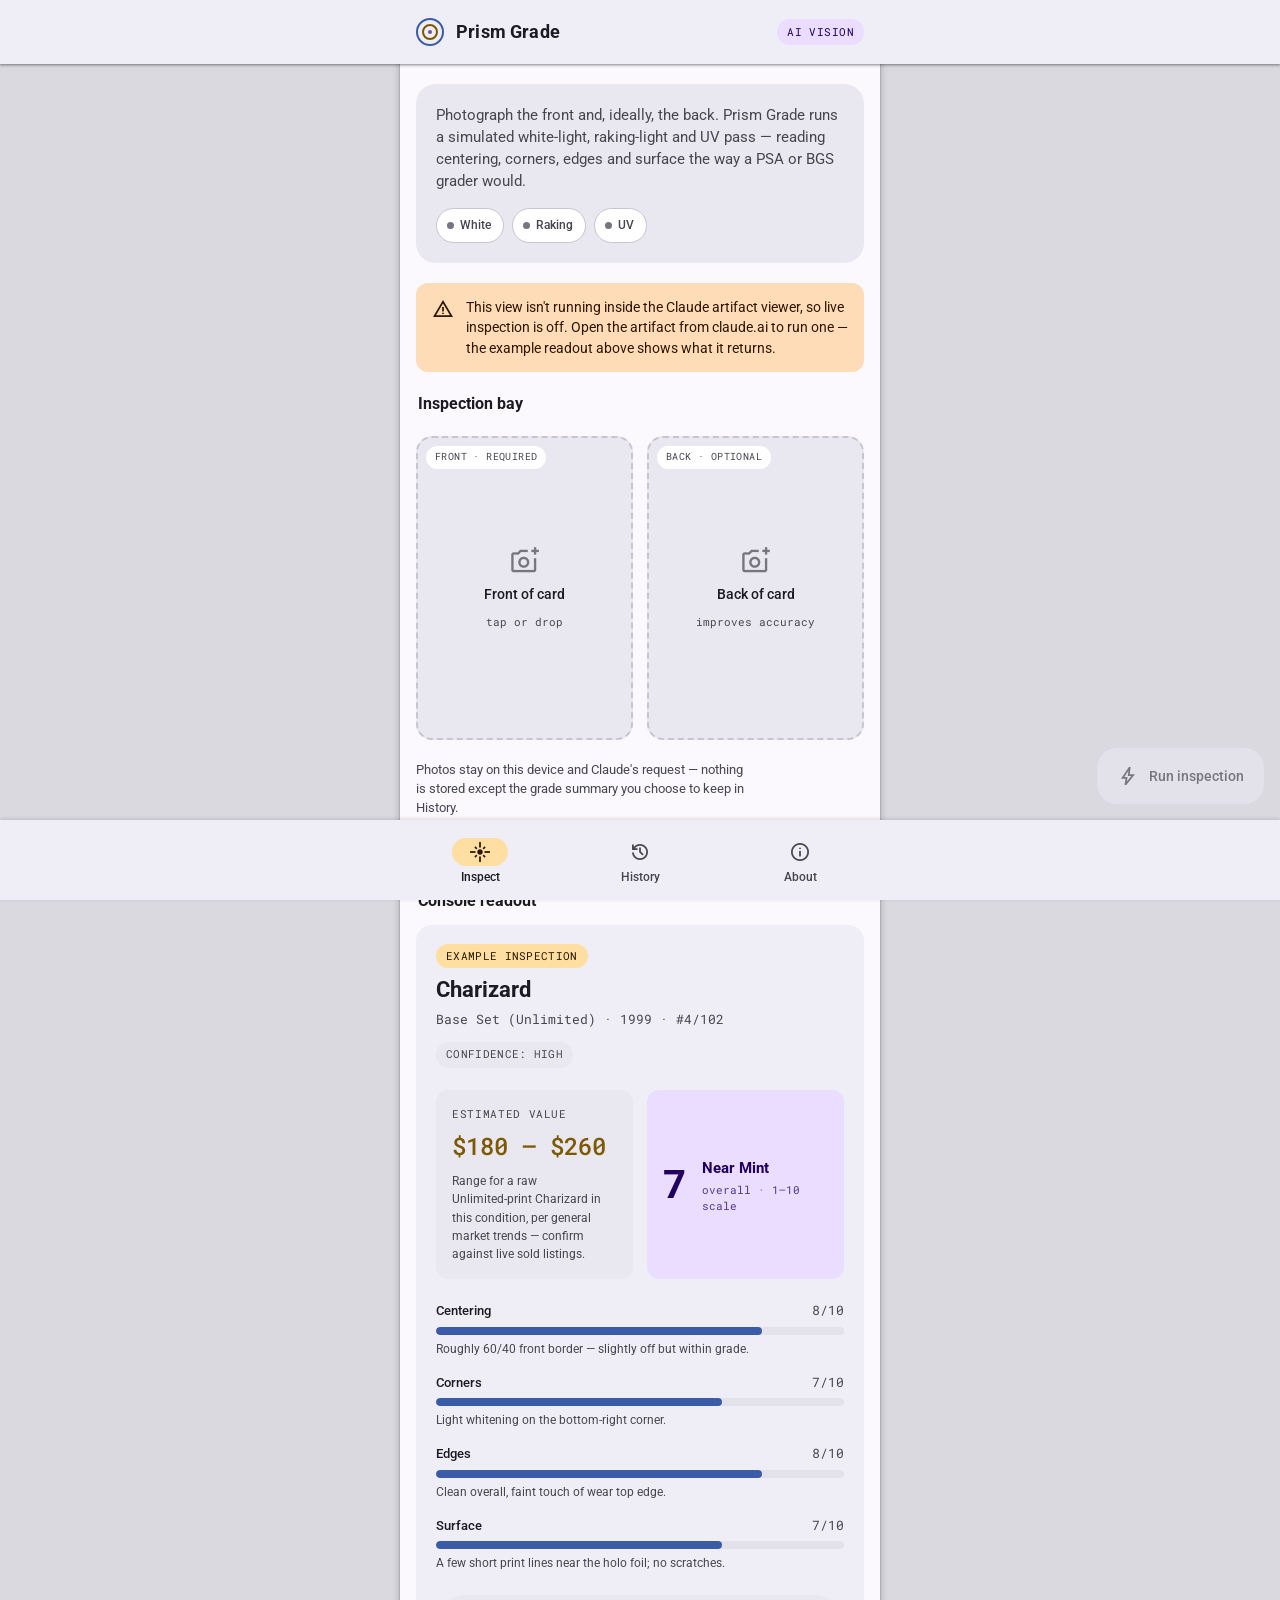
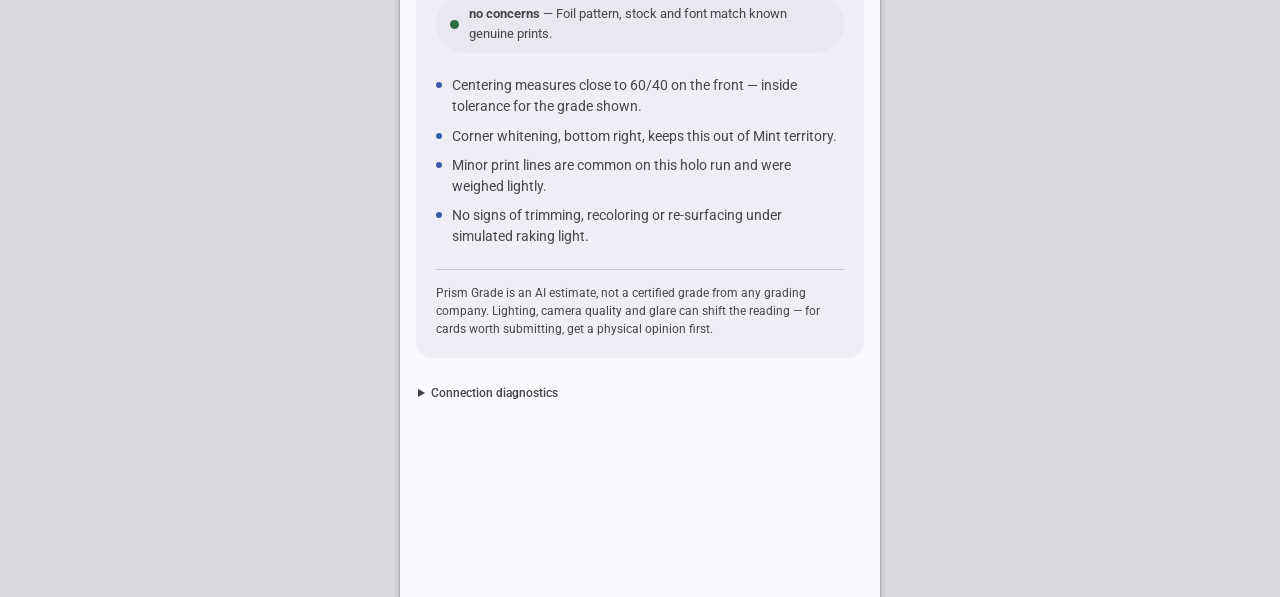
<file: prism-grade/index.html>
<!doctype html><html><head><meta charset=utf8><meta name=viewport content="width=device-width,initial-scale=1,viewport-fit=cover"><style>:root{color-scheme:light;box-sizing:border-box;padding-top:env(safe-area-inset-top,0px);padding-bottom:env(safe-area-inset-bottom,0px)}html{scroll-padding-top:env(safe-area-inset-top,0px)}body{margin:0;padding:0;font:14px -apple-system,BlinkMacSystemFont,sans-serif;background:#faf9f5;color:#141413}img{max-width:100%}[hidden]:not([hidden=until-found i]){display:none!important}</style></head><body>
<title>Prism Grade</title>
<link rel="stylesheet" href="https://fonts.googleapis.com/css2?family=Roboto:wght@400;500;700&family=Roboto+Mono:wght@400;500;600&family=Material+Symbols+Outlined:opsz,wght,FILL,GRAD@24,400,0,0&display=swap">
<style>
  :root{
    --md-primary:#3A5CA8; --md-on-primary:#FFFFFF; --md-primary-container:#D9E2FF; --md-on-primary-container:#001A43;
    --md-secondary:#7C5800; --md-on-secondary:#FFFFFF; --md-secondary-container:#FFDEA1; --md-on-secondary-container:#271900;
    --md-tertiary:#6952A3; --md-on-tertiary:#FFFFFF; --md-tertiary-container:#EADDFF; --md-on-tertiary-container:#22005D;
    --md-error:#BA1A1A; --md-on-error:#FFFFFF; --md-error-container:#FFDAD6; --md-on-error-container:#410002;
    --md-warn:#8A5100; --md-on-warn:#FFFFFF; --md-warn-container:#FFDCB8; --md-on-warn-container:#2C1600;
    --md-good:#2E6E45; --md-on-good:#FFFFFF; --md-good-container:#B4F1C0; --md-on-good-container:#00210B;
    --md-surface:#FBF8FE; --md-surface-dim:#DBD9E0; --md-on-surface:#1B1B21; --md-on-surface-variant:#46464F;
    --md-outline:#777680; --md-outline-variant:#C7C5D0;
    --md-surface-container-lowest:#FFFFFF; --md-surface-container-low:#F5F2FA; --md-surface-container:#EFEDF5;
    --md-surface-container-high:#E9E7EF; --md-surface-container-highest:#E3E2EA;
    --e1: 0 1px 2px rgba(0,0,0,.30), 0 1px 3px 1px rgba(0,0,0,.15);
    --e2: 0 1px 2px rgba(0,0,0,.30), 0 2px 6px 2px rgba(0,0,0,.15);
    --e3: 0 4px 8px 3px rgba(0,0,0,.15), 0 1px 3px rgba(0,0,0,.3);
    --r-xs:8px; --r-sm:12px; --r-md:16px; --r-lg:20px; --r-xl:28px; --r-full:999px;
    --font-ui:'Roboto','Segoe UI',sans-serif; --font-mono:'Roboto Mono','Courier New',monospace;
    color-scheme: light;
  }
  @media (prefers-color-scheme: dark){
    :root:not([data-theme="light"]){
      --md-primary:#B0C6FF; --md-on-primary:#0A3079; --md-primary-container:#264590; --md-on-primary-container:#D9E2FF;
      --md-secondary:#F2BE5C; --md-on-secondary:#412D00; --md-secondary-container:#5E4200; --md-on-secondary-container:#FFDEA1;
      --md-tertiary:#D3BCFF; --md-on-tertiary:#37246E; --md-tertiary-container:#4F3D82; --md-on-tertiary-container:#EADDFF;
      --md-error:#FFB4AB; --md-on-error:#690005; --md-error-container:#93000A; --md-on-error-container:#FFDAD6;
      --md-warn:#FFB870; --md-on-warn:#492900; --md-warn-container:#693C00; --md-on-warn-container:#FFDCB8;
      --md-good:#98D5A6; --md-on-good:#00391A; --md-good-container:#0E5128; --md-on-good-container:#B4F1C0;
      --md-surface:#131318; --md-surface-dim:#0D0E13; --md-on-surface:#E4E2E9; --md-on-surface-variant:#C7C5D0;
      --md-outline:#918F9A; --md-outline-variant:#46464F;
      --md-surface-container-lowest:#0D0E13; --md-surface-container-low:#1B1B21; --md-surface-container:#1F1F25;
      --md-surface-container-high:#292A30; --md-surface-container-highest:#34343B;
      color-scheme: dark;
    }
  }
  :root[data-theme="dark"]{
    --md-primary:#B0C6FF; --md-on-primary:#0A3079; --md-primary-container:#264590; --md-on-primary-container:#D9E2FF;
    --md-secondary:#F2BE5C; --md-on-secondary:#412D00; --md-secondary-container:#5E4200; --md-on-secondary-container:#FFDEA1;
    --md-tertiary:#D3BCFF; --md-on-tertiary:#37246E; --md-tertiary-container:#4F3D82; --md-on-tertiary-container:#EADDFF;
    --md-error:#FFB4AB; --md-on-error:#690005; --md-error-container:#93000A; --md-on-error-container:#FFDAD6;
    --md-warn:#FFB870; --md-on-warn:#492900; --md-warn-container:#693C00; --md-on-warn-container:#FFDCB8;
    --md-good:#98D5A6; --md-on-good:#00391A; --md-good-container:#0E5128; --md-on-good-container:#B4F1C0;
    --md-surface:#131318; --md-surface-dim:#0D0E13; --md-on-surface:#E4E2E9; --md-on-surface-variant:#C7C5D0;
    --md-outline:#918F9A; --md-outline-variant:#46464F;
    --md-surface-container-lowest:#0D0E13; --md-surface-container-low:#1B1B21; --md-surface-container:#1F1F25;
    --md-surface-container-high:#292A30; --md-surface-container-highest:#34343B;
    color-scheme: dark;
  }

  *{box-sizing:border-box;}
  body{background:var(--md-surface-dim); color:var(--md-on-surface); font-family:var(--font-ui); line-height:1.5; -webkit-font-smoothing:antialiased; margin:0;}
  h1,h2,h3{font-family:var(--font-ui); font-weight:700; text-wrap:balance; margin:0;}
  ::selection{background:var(--md-primary-container); color:var(--md-on-primary-container);}
  :focus-visible{outline:2px solid var(--md-primary); outline-offset:2px;}
  button{font-family:inherit;}
  @media (prefers-reduced-motion:reduce){ *{animation-duration:.001ms !important; animation-iteration-count:1 !important; transition-duration:.001ms !important;} }

  .material-symbols-outlined{
    font-family:'Material Symbols Outlined','Segoe UI Symbol',sans-serif; font-weight:normal; font-style:normal;
    font-size:22px; line-height:1; letter-spacing:normal; text-transform:none; display:inline-block; white-space:nowrap;
    word-wrap:normal; direction:ltr; -webkit-font-smoothing:antialiased;
  }

  .app{max-width:480px; margin:0 auto; background:var(--md-surface); min-height:100%; box-shadow:var(--e2); position:relative;}

  /* ---------- top app bar ---------- */
  .appbar{position:fixed; top:0; left:0; right:0; z-index:40; background:var(--md-surface-container); box-shadow:var(--e1); padding-top:env(safe-area-inset-top,0px);}
  .appbar-inner{max-width:480px; margin:0 auto; height:64px; display:flex; align-items:center; gap:12px; padding:0 16px;}
  .brand-mark{width:28px; height:28px; position:relative; flex:none;}
  .brand-mark .ring{position:absolute; border-radius:50%;}
  .brand-mark .r1{inset:0; border:2px solid var(--md-primary);}
  .brand-mark .r2{inset:6px; border:2px solid var(--md-secondary);}
  .brand-mark .core{position:absolute; inset:12px; border-radius:50%; background:var(--md-tertiary);}
  .appbar-title{font-size:1.15rem; font-weight:700; letter-spacing:.01em; flex:1; min-width:0;}
  .appbar-chip{
    font-family:var(--font-mono); font-size:.68rem; letter-spacing:.04em; text-transform:uppercase;
    background:var(--md-tertiary-container); color:var(--md-on-tertiary-container); border-radius:var(--r-full);
    padding:5px 10px; white-space:nowrap; flex:none;
  }
  .progress-line{position:absolute; left:0; right:0; bottom:0; height:3px; overflow:hidden; background:var(--md-primary-container);}
  .progress-line-bar{position:absolute; top:0; height:100%; left:-40%; width:40%; background:var(--md-primary); border-radius:var(--r-full); animation:indeterminate 1.4s ease-in-out infinite;}
  @keyframes indeterminate{0%{left:-40%;width:40%;} 50%{left:30%;width:55%;} 100%{left:100%;width:40%;}}

  /* ---------- content ---------- */
  .content{max-width:480px; margin:0 auto; padding:calc(64px + env(safe-area-inset-top,0px) + 20px) 16px calc(80px + env(safe-area-inset-bottom,0px) + 108px); display:flex; flex-direction:column; gap:20px;}
  .screen{display:flex; flex-direction:column; gap:20px;}

  .section-label{font-size:.98rem; font-weight:700; color:var(--md-on-surface); padding:0 2px;}
  .section-row{display:flex; align-items:center; justify-content:space-between; gap:12px;}

  .material-card{background:var(--md-surface-container); border-radius:var(--r-md); padding:20px;}
  .lead-card{background:var(--md-surface-container-high); border-radius:var(--r-lg); padding:20px; display:flex; flex-direction:column; gap:16px;}
  .lead-card p{margin:0; color:var(--md-on-surface-variant); font-size:.92rem; max-width:52ch;}

  .phase-row{display:flex; gap:8px; flex-wrap:wrap;}
  .phase-chip{
    display:flex; align-items:center; gap:6px; border-radius:var(--r-full); padding:7px 12px 7px 10px;
    background:var(--md-surface-container-lowest); border:1px solid var(--md-outline-variant);
    font-size:.76rem; font-weight:500; color:var(--md-on-surface-variant); transition:background .25s,border-color .25s,color .25s;
  }
  .phase-chip .dot{width:7px; height:7px; border-radius:50%; background:var(--md-outline); flex:none;}
  .phase-chip[data-phase="white"].active{background:var(--md-surface-container-highest); border-color:var(--md-on-surface); color:var(--md-on-surface);}
  .phase-chip[data-phase="white"].active .dot{background:var(--md-on-surface);}
  .phase-chip[data-phase="raking"].active{background:var(--md-primary-container); border-color:transparent; color:var(--md-on-primary-container);}
  .phase-chip[data-phase="raking"].active .dot{background:var(--md-primary);}
  .phase-chip[data-phase="uv"].active{background:var(--md-tertiary-container); border-color:transparent; color:var(--md-on-tertiary-container);}
  .phase-chip[data-phase="uv"].active .dot{background:var(--md-tertiary);}

  /* ---------- banner ---------- */
  .banner{border-radius:var(--r-sm); padding:14px 16px; display:flex; gap:12px; align-items:flex-start; font-size:.86rem; background:var(--md-surface-container-high); color:var(--md-on-surface);}
  .banner-icon{flex:none; margin-top:1px;}
  .banner-text{flex:1;}
  .banner.warn{background:var(--md-warn-container); color:var(--md-on-warn-container);}
  .banner.bad{background:var(--md-error-container); color:var(--md-on-error-container);}

  /* ---------- upload bay ---------- */
  .bay{display:grid; grid-template-columns:1fr 1fr; gap:14px;}
  @media (max-width:420px){ .bay{grid-template-columns:1fr;} }
  .slot{
    aspect-ratio:5/7; position:relative; overflow:hidden; cursor:pointer; border-radius:var(--r-md);
    background:var(--md-surface-container-high); border:2px dashed var(--md-outline-variant);
    display:flex; align-items:center; justify-content:center; transition:border-color .2s,background .2s;
  }
  .slot:hover{border-color:var(--md-primary);}
  .slot.drag{border-color:var(--md-primary); background:var(--md-primary-container);}
  .hint{text-align:center; color:var(--md-on-surface-variant); padding:16px; display:flex; flex-direction:column; align-items:center; gap:8px; pointer-events:none;}
  .hint .hint-icon{font-size:30px; color:var(--md-outline);}
  .hint .lbl{font-size:.9rem; font-weight:500; color:var(--md-on-surface);}
  .hint .note{font-family:var(--font-mono); font-size:.68rem; color:var(--md-on-surface-variant);}
  .preview{position:absolute; inset:0; width:100%; height:100%; object-fit:cover; display:block; z-index:1;}
  .tag{
    position:absolute; top:8px; left:8px; z-index:3; font-family:var(--font-mono); font-size:.62rem; letter-spacing:.04em; text-transform:uppercase;
    background:var(--md-surface-container-lowest); border-radius:var(--r-full); padding:4px 9px; color:var(--md-on-surface-variant); pointer-events:none;
  }
  .clear{
    position:absolute; top:8px; right:8px; z-index:4; width:30px; height:30px; border-radius:50%; overflow:hidden;
    background:var(--md-surface-container-lowest); border:none; color:var(--md-on-surface);
    display:flex; align-items:center; justify-content:center; cursor:pointer; box-shadow:var(--e1);
  }
  .clear .material-symbols-outlined{font-size:18px;}
  .clear:hover{background:var(--md-error-container); color:var(--md-on-error-container);}
  .slot input[type="file"]{position:absolute; left:12px; bottom:12px; z-index:2; width:1px; height:1px; opacity:0; border:0; padding:0;}
  .slot:focus-within, .slot:focus-visible{outline:2px solid var(--md-primary); outline-offset:-2px;}
  .filemeta{
    position:absolute; left:0; right:0; bottom:0; z-index:3; pointer-events:none;
    background:rgba(0,0,0,.55); backdrop-filter:blur(2px); padding:7px 10px;
    font-family:var(--font-mono); font-size:.63rem; color:#fff; white-space:nowrap; overflow:hidden; text-overflow:ellipsis;
  }
  .filemeta.error{background:var(--md-error-container); color:var(--md-on-error-container); white-space:normal; backdrop-filter:none;}

  .slot.blocked{opacity:.4; cursor:not-allowed;}
  .bay-blocked{display:flex; gap:12px; align-items:flex-start; background:var(--md-warn-container); color:var(--md-on-warn-container); border-radius:var(--r-md); padding:16px;}
  .bay-blocked .mark{flex:none; margin-top:1px;}
  .bay-blocked .bb-body{font-size:.86rem; line-height:1.5;}
  .bay-blocked b{font-weight:700;}

  .bay-foot{display:flex;}
  .bay-note{color:var(--md-on-surface-variant); font-size:.8rem; margin:0; max-width:48ch;}

  .text-action{
    align-self:flex-start; display:flex; align-items:center; gap:6px; background:none; border:none; padding:8px 4px; margin:0;
    cursor:pointer; font-size:.85rem; font-weight:500; color:var(--md-primary); border-radius:var(--r-sm); position:relative; overflow:hidden;
  }
  .text-action .material-symbols-outlined{font-size:19px;}

  /* ---------- description mode ---------- */
  .manual{display:flex; flex-direction:column; gap:16px;}
  .manual-head{display:flex; gap:12px; align-items:flex-start;}
  .manual-head .material-symbols-outlined{color:var(--md-tertiary); font-size:24px;}
  .manual-title{font-weight:700; font-size:.98rem;}
  .manual-why{color:var(--md-on-surface-variant); font-size:.84rem; margin:4px 0 0; max-width:56ch;}
  .field{display:flex; flex-direction:column; gap:6px;}
  .flabel{font-size:.76rem; font-weight:500; letter-spacing:.02em; color:var(--md-on-surface-variant);}
  .manual textarea{
    width:100%; background:var(--md-surface-container-lowest); border:1.5px solid var(--md-outline-variant); border-radius:var(--r-xs);
    color:var(--md-on-surface); font-family:var(--font-ui); font-size:.92rem; padding:11px 13px; resize:vertical;
  }
  .manual textarea::placeholder{color:var(--md-outline);}
  .manual textarea:focus{outline:none; border-color:var(--md-primary); border-width:2px; padding:10.5px 12.5px;}
  .manual-foot{display:flex; flex-direction:column; align-items:flex-start; gap:12px;}
  .hintline{font-size:.76rem; color:var(--md-on-surface-variant); max-width:50ch;}

  .btn-filled, .btn-tonal{
    font-weight:500; font-size:.88rem; border:none; border-radius:var(--r-full); padding:11px 20px; cursor:pointer;
    display:flex; align-items:center; gap:8px; white-space:nowrap; position:relative; overflow:hidden;
  }
  .btn-filled{background:var(--md-primary); color:var(--md-on-primary);}
  .btn-filled:disabled{background:var(--md-surface-container-highest); color:var(--md-outline); cursor:not-allowed;}
  .btn-tonal{background:var(--md-error-container); color:var(--md-on-error-container);}
  .btn-tonal.small{padding:7px 14px; font-size:.8rem;}
  .btn-tonal .material-symbols-outlined{font-size:18px;}

  .status-row{display:flex; align-items:center; justify-content:space-between; gap:12px; min-height:32px;}
  .status-line{font-family:var(--font-mono); font-size:.78rem; color:var(--md-on-surface-variant); display:flex; align-items:center; gap:8px;}
  .status-line .pulse{width:7px; height:7px; border-radius:50%; background:var(--md-primary); animation:pulse 1.1s ease-in-out infinite;}
  @keyframes pulse{0%,100%{opacity:1;} 50%{opacity:.25;}}

  details.diag-details{color:var(--md-on-surface-variant);}
  details.diag-details summary{font-size:.78rem; font-weight:500; cursor:pointer; padding:6px 2px;}
  .diag{
    margin-top:10px; padding-top:10px; border-top:1px dashed var(--md-outline-variant);
    font-family:var(--font-mono); font-size:.7rem; color:var(--md-on-surface-variant);
    display:flex; flex-wrap:wrap; gap:6px 18px;
  }
  .diag b{font-weight:500; color:var(--md-on-surface);}
  .diag .ok{color:var(--md-good);}
  .diag .no{color:var(--md-error);}
  .diag .wait{color:var(--md-warn);}

  /* ---------- results console ---------- */
  .console{display:flex; flex-direction:column; gap:22px;}
  .console-head{display:flex; align-items:flex-start; justify-content:space-between; gap:12px; flex-wrap:wrap;}
  .chip{
    font-family:var(--font-mono); font-size:.66rem; letter-spacing:.03em; text-transform:uppercase;
    padding:5px 10px; border-radius:var(--r-full); background:var(--md-surface-container-high); color:var(--md-on-surface-variant); white-space:nowrap;
  }
  .chip.example{background:var(--md-secondary-container); color:var(--md-on-secondary-container);}
  .chip.live{background:var(--md-good-container); color:var(--md-on-good-container);}
  .chip.described{background:var(--md-tertiary-container); color:var(--md-on-tertiary-container);}

  .id-name{font-size:1.35rem; font-weight:700; margin-top:8px;}
  .id-meta{font-family:var(--font-mono); color:var(--md-on-surface-variant); font-size:.82rem; margin-top:4px;}

  .grid-2{display:grid; grid-template-columns:1fr 1fr; gap:14px;}
  @media (max-width:420px){ .grid-2{grid-template-columns:1fr;} }

  .value-block{background:var(--md-surface-container-high); border-radius:var(--r-sm); padding:16px;}
  .eyebrow{font-family:var(--font-mono); font-size:.68rem; letter-spacing:.06em; text-transform:uppercase; color:var(--md-on-surface-variant);}
  .value-figure{font-family:var(--font-mono); font-size:1.5rem; font-weight:500; color:var(--md-secondary); font-variant-numeric:tabular-nums; margin-top:6px;}
  .value-note{color:var(--md-on-surface-variant); font-size:.76rem; margin-top:8px; max-width:40ch;}

  .grade-badge{
    background:var(--md-tertiary-container); color:var(--md-on-tertiary-container); border-radius:var(--r-sm);
    padding:16px; display:flex; align-items:center; gap:16px;
  }
  .grade-num{font-family:var(--font-ui); font-weight:700; font-size:2.5rem; line-height:1; font-variant-numeric:tabular-nums;}
  .grade-label{font-weight:700; font-size:.92rem; margin-top:2px;}
  .grade-scale{font-family:var(--font-mono); font-size:.66rem; opacity:.75; margin-top:4px;}

  .meters{display:flex; flex-direction:column; gap:14px;}
  .meter-top{display:flex; justify-content:space-between; align-items:baseline; margin-bottom:6px;}
  .meter-label{font-size:.8rem; font-weight:500; color:var(--md-on-surface);}
  .meter-val{font-family:var(--font-mono); font-size:.82rem; color:var(--md-on-surface-variant); font-variant-numeric:tabular-nums;}
  .meter-track{height:8px; background:var(--md-surface-container-highest); border-radius:var(--r-full); overflow:hidden;}
  .meter-fill{height:100%; background:var(--md-primary); border-radius:var(--r-full);}
  .meter-note{color:var(--md-on-surface-variant); font-size:.78rem; margin-top:5px;}

  .auth-row{display:flex; align-items:center; gap:10px; font-size:.84rem; color:var(--md-on-surface-variant); background:var(--md-surface-container-high); border-radius:var(--r-full); padding:9px 14px;}
  .auth-dot{width:9px; height:9px; border-radius:50%; flex:none;}
  .auth-dot.ok{background:var(--md-good);}
  .auth-dot.flag{background:var(--md-warn);}

  .findings{list-style:none; margin:0; padding:0; display:flex; flex-direction:column; gap:9px;}
  .findings li{display:flex; gap:10px; font-size:.86rem; color:var(--md-on-surface-variant); align-items:flex-start;}
  .findings li::before{content:""; width:6px; height:6px; border-radius:50%; background:var(--md-primary); margin-top:7px; flex:none;}

  .fine{border-top:1px solid var(--md-outline-variant); padding-top:14px; font-size:.76rem; color:var(--md-on-surface-variant);}

  /* ---------- history / feed ---------- */
  .feed-card{padding:0; overflow:hidden;}
  .feed{display:flex; flex-direction:column;}
  .feed-row{padding:14px 16px; display:flex; align-items:center; gap:14px; border-bottom:1px solid var(--md-outline-variant);}
  .feed-row:last-child{border-bottom:none;}
  .fg{
    width:36px; height:36px; flex:none; border-radius:50%; background:var(--md-tertiary-container); color:var(--md-on-tertiary-container);
    display:flex; align-items:center; justify-content:center; font-family:var(--font-mono); font-weight:600; font-size:.9rem;
  }
  .fname{font-size:.9rem; font-weight:500;}
  .fmeta{font-family:var(--font-mono); font-size:.72rem; color:var(--md-on-surface-variant); margin-top:2px;}
  .ftime{margin-left:auto; font-family:var(--font-mono); font-size:.72rem; color:var(--md-on-surface-variant); white-space:nowrap; flex:none;}
  .feed-empty{padding:26px 16px; color:var(--md-on-surface-variant); font-size:.85rem; text-align:center;}

  /* ---------- about screen ---------- */
  .about-card{display:flex; flex-direction:column; gap:14px;}
  .about-card h2{font-size:1.1rem;}
  .how-list{margin:0; padding-left:20px; display:flex; flex-direction:column; gap:8px; font-size:.88rem; color:var(--md-on-surface-variant);}
  .how-list li{padding-left:4px;}
  .about-card p{margin:0; color:var(--md-on-surface-variant); font-size:.84rem; line-height:1.6;}
  .about-version{font-family:var(--font-mono); font-size:.72rem; color:var(--md-outline); margin-top:4px;}

  /* ---------- FAB ---------- */
  .fab{
    position:fixed; right:16px; bottom:calc(80px + 16px + env(safe-area-inset-bottom,0px)); z-index:41;
    background:var(--md-primary-container); color:var(--md-on-primary-container); border:none; border-radius:var(--r-lg);
    height:56px; padding:0 20px; display:flex; align-items:center; gap:10px; font-weight:500; font-size:.9rem;
    cursor:pointer; box-shadow:var(--e3); overflow:hidden;
  }
  .fab .material-symbols-outlined{font-size:22px;}
  .fab:disabled{background:var(--md-surface-container-highest); color:var(--md-outline); box-shadow:none; cursor:not-allowed;}

  /* ---------- bottom nav ---------- */
  .bottom-nav{position:fixed; left:0; right:0; bottom:0; z-index:40; background:var(--md-surface-container); box-shadow:0 -1px 4px rgba(0,0,0,.14); padding-bottom:env(safe-area-inset-bottom,0px);}
  .bottom-nav-inner{max-width:480px; margin:0 auto; height:80px; display:flex;}
  .nav-item{
    flex:1; background:none; border:none; cursor:pointer; display:flex; flex-direction:column; align-items:center; justify-content:center;
    gap:4px; color:var(--md-on-surface-variant); font-size:.72rem; font-weight:500; padding:10px 4px 8px; position:relative; overflow:hidden;
  }
  .nav-item .icon-pill{width:56px; height:28px; border-radius:var(--r-full); display:flex; align-items:center; justify-content:center; transition:background .2s;}
  .nav-item.active{color:var(--md-on-surface);}
  .nav-item.active .icon-pill{background:var(--md-secondary-container);}
  .nav-item.active .material-symbols-outlined{color:var(--md-on-secondary-container); font-variation-settings:'FILL' 1;}

  .ripple{position:absolute; border-radius:50%; background:rgba(128,128,128,.35); transform:scale(0); animation:rippleAnim .5s ease-out forwards; pointer-events:none;}
  @keyframes rippleAnim{to{transform:scale(1); opacity:0;}}
</style>

<div class="app" id="app">
  <header class="appbar" id="appbar">
    <div class="appbar-inner">
      <span class="brand-mark" aria-hidden="true"><span class="ring r1"></span><span class="ring r2"></span><span class="core"></span></span>
      <span class="appbar-title">Prism Grade</span>
      <span class="appbar-chip">AI vision</span>
    </div>
    <div class="progress-line" id="progress-line" hidden><div class="progress-line-bar"></div></div>
  </header>

  <main class="content" id="content">

    <section class="screen" id="screen-inspect" data-screen="inspect">

      <div class="lead-card">
        <p>Photograph the front and, ideally, the back. Prism Grade runs a simulated white-light, raking-light and UV pass — reading centering, corners, edges and surface the way a PSA or BGS grader would.</p>
        <div class="phase-row" id="lightbar">
          <span class="phase-chip" data-phase="white"><span class="dot"></span>White</span>
          <span class="phase-chip" data-phase="raking"><span class="dot"></span>Raking</span>
          <span class="phase-chip" data-phase="uv"><span class="dot"></span>UV</span>
        </div>
      </div>

      <div id="banner-slot"></div>

      <div class="section-label">Inspection bay</div>

      <div class="bay-blocked" id="bay-blocked" hidden>
        <span class="material-symbols-outlined mark">photo_camera</span>
        <span class="bb-body">This viewer can't send images to Claude — the Claude mobile app doesn't support it. Open this artifact on <b>claude.ai in a desktop browser</b> for the full photo pass, or grade from a written description below.</span>
      </div>

      <div class="bay" id="bay">
        <div class="slot" id="slot-front" role="button" tabindex="0" aria-label="Add a photo of the front of the card">
          <span class="tag">Front · required</span>
          <span class="hint" id="hint-front">
            <span class="material-symbols-outlined hint-icon">add_a_photo</span>
            <span class="lbl">Front of card</span>
            <span class="note">tap or drop</span>
          </span>
          <img class="preview" id="preview-front" alt="Front of the uploaded card" hidden>
          <span class="filemeta" id="meta-front" hidden></span>
          <button type="button" class="clear" id="clear-front" aria-label="Remove front photo" hidden><span class="material-symbols-outlined">close</span></button>
          <input type="file" accept="image/*" id="input-front" aria-label="Choose a photo of the front of the card">
        </div>
        <div class="slot" id="slot-back" role="button" tabindex="0" aria-label="Add a photo of the back of the card">
          <span class="tag">Back · optional</span>
          <span class="hint" id="hint-back">
            <span class="material-symbols-outlined hint-icon">add_a_photo</span>
            <span class="lbl">Back of card</span>
            <span class="note">improves accuracy</span>
          </span>
          <img class="preview" id="preview-back" alt="Back of the uploaded card" hidden>
          <span class="filemeta" id="meta-back" hidden></span>
          <button type="button" class="clear" id="clear-back" aria-label="Remove back photo" hidden><span class="material-symbols-outlined">close</span></button>
          <input type="file" accept="image/*" id="input-back" aria-label="Choose a photo of the back of the card">
        </div>
      </div>

      <div class="bay-foot" id="bay-foot">
        <p class="bay-note">Photos stay on this device and Claude's request — nothing is stored except the grade summary you choose to keep in History.</p>
      </div>

      <button type="button" class="text-action" id="btn-mode"><span class="material-symbols-outlined">edit_note</span><span id="btn-mode-label">Can't upload photos? Describe the card instead</span></button>

      <div class="material-card manual" id="manual" hidden>
        <div class="manual-head">
          <span class="material-symbols-outlined">description</span>
          <div>
            <div class="manual-title">Description mode</div>
            <p class="manual-why" id="manual-why">No photos needed. Tell the console what the card is and what it looks like, and it grades from your description instead of from images.</p>
          </div>
        </div>
        <label class="field">
          <span class="flabel">What is the card?</span>
          <textarea id="m-card" rows="2" placeholder="1999 Pokémon Base Set Charizard 4/102, holo, unlimited print"></textarea>
        </label>
        <label class="field">
          <span class="flabel">What does it look like?</span>
          <textarea id="m-cond" rows="4" placeholder="Corners sharp except slight whitening bottom-right. Borders look a little heavy on the left. One faint scratch across the holo. Back is clean, no creases."></textarea>
        </label>
        <div class="manual-foot">
          <span class="hintline">The estimate is only as good as your description — mention centering, corners, edges and surface if you can.</span>
          <button class="btn-filled" id="btn-manual">Estimate from description</button>
        </div>
      </div>

      <div class="status-row">
        <span class="status-line" id="status-line"></span>
        <button class="btn-tonal small" id="btn-stop" hidden><span class="material-symbols-outlined">stop</span>Stop</button>
      </div>

      <div id="results-section">
        <div class="section-label" style="margin-bottom:12px;">Console readout</div>
        <div class="material-card console" id="console"></div>
      </div>

      <details class="diag-details">
        <summary>Connection diagnostics</summary>
        <div class="diag" id="diag" aria-label="Connection status"></div>
      </details>

    </section>

    <section class="screen" id="screen-history" data-screen="history" hidden>
      <div class="section-row">
        <div class="section-label">Recent inspections</div>
        <span class="status-line" id="feed-status"><span class="pulse"></span>live</span>
      </div>
      <div class="material-card feed-card">
        <div class="feed" id="feed"></div>
      </div>
    </section>

    <section class="screen" id="screen-about" data-screen="about" hidden>
      <div class="material-card about-card">
        <h2>How an inspection works</h2>
        <ol class="how-list">
          <li><b>White light</b> — reads surface finish and print quality.</li>
          <li><b>Raking light</b> — a grazing angle that reveals texture, wear and scratches.</li>
          <li><b>UV light</b> — checks for trimming, recoloring or other alteration.</li>
        </ol>
        <p>Prism Grade estimates are generated by AI vision from the photos you provide. They are not a submission to, and are not affiliated with, PSA, BGS, CGC or SGC — treat the grade and value as a starting point, not an appraisal. Verify condition and recent comps before buying, selling or insuring a card.</p>
        <span class="about-version">v2.0 · Material</span>
      </div>
    </section>

  </main>

  <button class="fab" id="btn-run" disabled><span class="material-symbols-outlined">bolt</span><span>Run inspection</span></button>

  <nav class="bottom-nav" id="bottom-nav">
    <div class="bottom-nav-inner">
      <button class="nav-item active" data-target="inspect"><span class="icon-pill"><span class="material-symbols-outlined">flare</span></span><span>Inspect</span></button>
      <button class="nav-item" data-target="history"><span class="icon-pill"><span class="material-symbols-outlined">history</span></span><span>History</span></button>
      <button class="nav-item" data-target="about"><span class="icon-pill"><span class="material-symbols-outlined">info</span></span><span>About</span></button>
    </div>
  </nav>
</div>

<script>
(function(){
  "use strict";

  var GRADE_LABELS = {10:"Gem Mint",9:"Mint",8:"NM‑MT",7:"Near Mint",6:"EX‑MT",5:"Excellent",4:"VG‑EX",3:"Very Good",2:"Good",1:"Poor"};
  function labelFor(g){ var r = Math.max(1, Math.min(10, Math.round(g))); return GRADE_LABELS[r] || "—"; }

  function fmtMoney(n){
    if (typeof n !== "number" || isNaN(n)) return "—";
    return "$" + Math.round(n).toLocaleString("en-US");
  }
  function fmtAgo(ts){
    var s = Math.max(1, Math.round((Date.now() - ts)/1000));
    if (s < 60) return s + "s ago";
    var m = Math.round(s/60); if (m < 60) return m + "m ago";
    var h = Math.round(m/60); if (h < 24) return h + "h ago";
    var d = Math.round(h/24); return d + "d ago";
  }
  function esc(s){
    return String(s == null ? "" : s).replace(/[&<>"']/g, function(c){
      return {"&":"&amp;","<":"&lt;",">":"&gt;",'"':"&quot;","'":"&#39;"}[c];
    });
  }

  // ---------------- upload slots ----------------
  // Longest edge we send. The platform downsizes to ~1.2 megapixels anyway, so
  // anything bigger is upload time spent for nothing — and a straight-from-phone
  // photo is often large enough to be rejected outright.
  var MAX_EDGE = 1600;

  var slots = {
    front: { blob:null, url:null, name:"", size:0 },
    back:  { blob:null, url:null, name:"", size:0 }
  };
  var canRun = false;

  function byId(id){ return document.getElementById(id); }

  function humanSize(bytes){
    if (!bytes) return "";
    if (bytes < 1048576) return Math.round(bytes/1024) + " KB";
    return (bytes/1048576).toFixed(1) + " MB";
  }

  function setSlotMeta(key, text, isError){
    var meta = byId("meta-" + key);
    meta.className = "filemeta" + (isError ? " error" : "");
    meta.textContent = text || "";
    meta.hidden = !text;
  }

  function resetSlot(key){
    var s = slots[key];
    if (s.url) URL.revokeObjectURL(s.url);
    s.blob = null; s.url = null; s.name = ""; s.size = 0;
    var img = byId("preview-" + key);
    img.hidden = true;
    img.removeAttribute("src");
    byId("hint-" + key).hidden = false;
    byId("clear-" + key).hidden = true;
    setSlotMeta(key, "");
    byId("input-" + key).value = "";
    updateRunState();
  }

  // Decode the picked file. createImageBitmap honours EXIF orientation, so a
  // sideways phone photo doesn't reach Claude rotated; the <img> path is the
  // fallback for browsers without it.
  function decode(file){
    if (window.createImageBitmap){
      return createImageBitmap(file, { imageOrientation: "from-image" })
        .catch(function(){ return createImageBitmap(file); })
        .then(function(bm){
          return { src: bm, width: bm.width, height: bm.height,
                   cleanup: function(){ if (bm.close) bm.close(); } };
        })
        .catch(function(){ return decodeViaImg(file); });
    }
    return decodeViaImg(file);
  }

  function decodeViaImg(file){
    return new Promise(function(resolve, reject){
      var url = URL.createObjectURL(file);
      var im = new Image();
      im.onload = function(){
        resolve({ src: im, width: im.naturalWidth, height: im.naturalHeight,
                  cleanup: function(){ URL.revokeObjectURL(url); } });
      };
      im.onerror = function(){ URL.revokeObjectURL(url); reject(new Error("decode failed")); };
      im.src = url;
    });
  }

  function processFile(key, file){
    setSlotMeta(key, "Reading photo…");
    var decoded = null;

    decode(file).then(function(img){
      decoded = img;
      if (!img.width || !img.height) throw new Error("empty image");
      var scale = Math.min(1, MAX_EDGE / Math.max(img.width, img.height));
      var w = Math.max(1, Math.round(img.width * scale));
      var h = Math.max(1, Math.round(img.height * scale));
      var canvas = document.createElement("canvas");
      canvas.width = w; canvas.height = h;
      canvas.getContext("2d").drawImage(img.src, 0, 0, w, h);
      return new Promise(function(resolve){
        if (canvas.toBlob) canvas.toBlob(function(blob){ resolve(blob || file); }, "image/jpeg", 0.92);
        else resolve(file);
      });
    }).then(function(blob){
      if (decoded && decoded.cleanup) decoded.cleanup();
      var s = slots[key];
      if (s.url) URL.revokeObjectURL(s.url);
      s.blob = blob;
      s.url = URL.createObjectURL(blob);
      s.name = file.name || "photo";
      s.size = blob.size;

      var img = byId("preview-" + key);
      img.src = s.url;
      img.hidden = false;
      byId("hint-" + key).hidden = true;
      byId("clear-" + key).hidden = false;
      setSlotMeta(key, s.name + " · " + humanSize(blob.size));
      clearBanner();
      updateRunState();
    }).catch(function(){
      if (decoded && decoded.cleanup) decoded.cleanup();
      resetSlot(key);
      setSlotMeta(key, "Couldn't read that file. Save it as a JPEG or PNG and try again.", true);
    });
  }

  ["front","back"].forEach(function(key){
    var slot = byId("slot-" + key);
    var input = byId("input-" + key);

    input.addEventListener("change", function(){
      var f = input.files && input.files[0];
      input.value = "";           // so picking the same file again still fires
      if (f) processFile(key, f);
    });

    // Open the picker from the whole slot. A user gesture reaches input.click()
    // fine; what does NOT work is relying on the file input's own hit area.
    slot.addEventListener("click", function(e){
      if (e.target === input) return;                       // the input handles itself
      if (e.target.closest && e.target.closest(".clear")) return;
      input.click();
    });
    slot.addEventListener("keydown", function(e){
      if (e.key === "Enter" || e.key === " " || e.key === "Spacebar"){
        e.preventDefault();
        input.click();
      }
    });

    byId("clear-" + key).addEventListener("click", function(e){
      e.preventDefault(); e.stopPropagation();
      resetSlot(key);
    });

    ["dragenter","dragover"].forEach(function(ev){
      slot.addEventListener(ev, function(e){ e.preventDefault(); slot.classList.add("drag"); });
    });
    ["dragleave","dragend"].forEach(function(ev){
      slot.addEventListener(ev, function(e){ e.preventDefault(); slot.classList.remove("drag"); });
    });
    slot.addEventListener("drop", function(e){
      e.preventDefault();
      slot.classList.remove("drag");
      var f = e.dataTransfer && e.dataTransfer.files && e.dataTransfer.files[0];
      if (f) processFile(key, f);
    });
  });

  function updateRunState(){
    byId("btn-run").disabled = !canRun || !slots.front.blob || scanning;
    var mb = byId("btn-manual");
    if (mb) mb.disabled = scanning || !sample;
    renderDiag();
  }

  // A plain readout of what the page can and can't reach. When something fails,
  // this says which piece failed instead of leaving a dead button.
  var diag = { runtime:"checking", vision:"connecting", ledger:"connecting", lastError:"none" };

  function diagClass(v){
    if (v === "ready" || v === "connected" || v === "loaded") return "ok";
    if (v === "checking" || v === "connecting") return "wait";
    if (v === "none" || v === "—") return "";
    return "no";
  }

  function renderDiag(){
    var d = byId("diag");
    if (!d) return;
    var parts = [
      ["runtime", diag.runtime],
      ["vision", diag.vision],
      ["ledger", diag.ledger],
      ["front photo", slots.front.blob ? "loaded" : "—"],
      ["back photo", slots.back.blob ? "loaded" : "—"],
      ["last error", diag.lastError]
    ];
    d.innerHTML = parts.map(function(p){
      return '<span><b>' + p[0] + ':</b> <span class="' + diagClass(p[1]) + '">' + esc(p[1]) + '</span></span>';
    }).join("");
  }

  // ---------------- lightbar phase animation ----------------
  var lightbarPhases = document.querySelectorAll("#lightbar .phase-chip");
  var phaseTimer = null, phaseIdx = 0;
  var reduceMotion = window.matchMedia && window.matchMedia("(prefers-reduced-motion: reduce)").matches;

  function startPhases(){
    if (reduceMotion){ lightbarPhases.forEach(function(p){ p.classList.add("active"); }); return; }
    phaseIdx = 0;
    lightbarPhases.forEach(function(p){ p.classList.remove("active"); });
    lightbarPhases[0].classList.add("active");
    phaseTimer = setInterval(function(){
      lightbarPhases[phaseIdx].classList.remove("active");
      phaseIdx = (phaseIdx + 1) % lightbarPhases.length;
      lightbarPhases[phaseIdx].classList.add("active");
    }, 1400);
  }
  function stopPhases(){
    if (phaseTimer) clearInterval(phaseTimer);
    phaseTimer = null;
    lightbarPhases.forEach(function(p){ p.classList.remove("active"); });
  }

  // ---------------- results rendering ----------------
  function renderResult(data, opts){
    opts = opts || {};
    var el = document.getElementById("console");
    var idBlock = data.identification || {};
    var val = data.valueEstimate || {};
    var sg = data.subgrades || {};
    var auth = data.authenticity || {};
    var findings = Array.isArray(data.findings) ? data.findings : [];
    var overall = typeof data.overallGrade === "number" ? data.overallGrade : null;

    function meter(key, label){
      var m = sg[key] || {};
      var score = typeof m.score === "number" ? Math.max(1, Math.min(10, m.score)) : null;
      var pct = score ? (score/10*100) : 0;
      return '' +
        '<div class="meter-row">' +
          '<div class="meter-top"><span class="meter-label">' + label + '</span><span class="meter-val">' + (score != null ? score + '/10' : '—') + '</span></div>' +
          '<div class="meter-track"><div class="meter-fill" style="width:' + pct + '%"></div></div>' +
          (m.note ? '<div class="meter-note">' + esc(m.note) + '</div>' : '') +
        '</div>';
    }

    var mode = opts.mode || "photo";
    var chipClass = mode === "example" ? "example" : mode === "described" ? "described" : "live";
    var chipText = mode === "example" ? "Example inspection"
                 : mode === "described" ? "From your description"
                 : "Photo inspection";

    el.innerHTML =
      '<div class="console-head">' +
        '<div>' +
          '<span class="chip ' + chipClass + '">' + chipText + '</span>' +
          '<div class="id-name">' + esc(idBlock.name || "Unidentified card") + '</div>' +
          '<div class="id-meta">' + [idBlock.setName, idBlock.year, idBlock.cardNumber ? "#" + idBlock.cardNumber : null].filter(Boolean).map(esc).join(" · ") + '</div>' +
        '</div>' +
        '<span class="chip">confidence: ' + esc(idBlock.confidence || "—") + '</span>' +
      '</div>' +

      '<div class="grid-2">' +
        '<div class="value-block">' +
          '<div class="eyebrow">Estimated value</div>' +
          '<div class="value-figure">' + fmtMoney(val.low) + ' – ' + fmtMoney(val.high) + '</div>' +
          '<div class="value-note">' + esc(val.basis || "AI estimate from general market knowledge — not live comps. Check current sold listings before acting.") + '</div>' +
        '</div>' +
        '<div class="grade-badge">' +
          '<div>' +
            '<div class="grade-num">' + (overall != null ? Math.round(overall) : "—") + '</div>' +
          '</div>' +
          '<div>' +
            '<div class="grade-label">' + esc(data.gradeLabel || (overall != null ? labelFor(overall) : "—")) + '</div>' +
            '<div class="grade-scale">overall · 1–10 scale</div>' +
          '</div>' +
        '</div>' +
      '</div>' +

      '<div class="meters">' +
        meter("centering", "Centering") +
        meter("corners", "Corners") +
        meter("edges", "Edges") +
        meter("surface", "Surface") +
      '</div>' +

      '<div class="auth-row"><span class="auth-dot ' + (auth.flag === "no concerns" ? "ok" : "flag") + '"></span>' +
        '<span><b>' + esc(auth.flag || "unassessed") + '</b>' + (auth.note ? " — " + esc(auth.note) : "") + '</span>' +
      '</div>' +

      (findings.length ? '<ul class="findings">' + findings.map(function(f){ return '<li>' + esc(f) + '</li>'; }).join("") + '</ul>' : '') +

      '<div class="fine">' + (mode === "described"
        ? "Graded from your written description, not from photos — it can only reflect what you described. Prism Grade is an AI estimate, never a certified grade; for cards worth submitting, get a physical opinion first."
        : "Prism Grade is an AI estimate, not a certified grade from any grading company. Lighting, camera quality and glare can shift the reading — for cards worth submitting, get a physical opinion first.") + '</div>';
  }

  var EXAMPLE = {
    identification:{ name:"Charizard", setName:"Base Set (Unlimited)", year:"1999", cardNumber:"4/102", confidence:"high" },
    valueEstimate:{ low:180, high:260, basis:"Range for a raw Unlimited‑print Charizard in this condition, per general market trends — confirm against live sold listings." },
    subgrades:{
      centering:{ score:8, note:"Roughly 60/40 front border — slightly off but within grade." },
      corners:{ score:7, note:"Light whitening on the bottom‑right corner." },
      edges:{ score:8, note:"Clean overall, faint touch of wear top edge." },
      surface:{ score:7, note:"A few short print lines near the holo foil; no scratches." }
    },
    overallGrade:7, gradeLabel:"Near Mint",
    authenticity:{ flag:"no concerns", note:"Foil pattern, stock and font match known genuine prints." },
    findings:[
      "Centering measures close to 60/40 on the front — inside tolerance for the grade shown.",
      "Corner whitening, bottom right, keeps this out of Mint territory.",
      "Minor print lines are common on this holo run and were weighed lightly.",
      "No signs of trimming, recoloring or re-surfacing under simulated raking light."
    ]
  };
  renderResult(EXAMPLE, { mode:"example" });

  // ---------------- sample() wiring ----------------
  var scanning = false;
  var controller = null;
  var runBtn = document.getElementById("btn-run");
  var stopBtn = document.getElementById("btn-stop");
  var statusLine = document.getElementById("status-line");
  var bannerSlot = document.getElementById("banner-slot");
  var runBtnBlocked = false;

  function setStatus(text, live){
    statusLine.innerHTML = text ? ('<span class="pulse" style="' + (live ? '' : 'animation:none;opacity:.4;') + '"></span>' + esc(text)) : "";
  }
  function showBanner(kind, html){
    var icon = kind === "bad" ? "error" : kind === "warn" ? "warning" : "info";
    bannerSlot.innerHTML = '<div class="banner ' + kind + '"><span class="material-symbols-outlined banner-icon">' + icon + '</span><span class="banner-text">' + html + '</span></div>';
  }
  function clearBanner(){ bannerSlot.innerHTML = ""; }

  var PROMPT =
    "You are a meticulous trading card authenticator and grader, trained on the standards used by PSA, BGS and CGC. " +
    "You are examining photos of ONE physical trading card (a front photo is always given; a back photo may also be given). " +
    "Study centering (compare border widths on all four sides, and express it like \"60/40\"), corners (sharpness, whitening, fraying), " +
    "edges (chipping, roughness), surface (scratches, print lines, glare or holo scuffing, focus/registration), and any sign of alteration, trimming or recoloring. " +
    "Reply with ONLY one JSON object, no other text, shaped exactly like this:\n" +
    '{"identification":{"name":"","setName":"","year":"","cardNumber":"","confidence":"high|medium|low"},' +
    '"valueEstimate":{"low":0,"high":0,"currency":"USD","basis":"one short sentence"},' +
    '"subgrades":{"centering":{"score":0,"note":""},"corners":{"score":0,"note":""},"edges":{"score":0,"note":""},"surface":{"score":0,"note":""}},' +
    '"overallGrade":0,"gradeLabel":"","authenticity":{"flag":"no concerns|review suggested","note":""},"findings":["",""]}\n' +
    "Scores are integers 1 to 10. If you cannot identify the card confidently, still give your best guess and set confidence to \"low\". " +
    "Never mention that you are an AI and add no text outside the JSON object.";

  var SCHEMA_LINE =
    '{"identification":{"name":"","setName":"","year":"","cardNumber":"","confidence":"high|medium|low"},' +
    '"valueEstimate":{"low":0,"high":0,"currency":"USD","basis":"one short sentence"},' +
    '"subgrades":{"centering":{"score":0,"note":""},"corners":{"score":0,"note":""},"edges":{"score":0,"note":""},"surface":{"score":0,"note":""}},' +
    '"overallGrade":0,"gradeLabel":"","authenticity":{"flag":"no concerns|review suggested","note":""},"findings":["",""]}';

  function DESCRIBE_PROMPT(card, condition){
    return "You are a meticulous trading card grader working the way PSA, BGS and CGC graders do. " +
      "You have NO photos — only the owner's written description, so reason from what they wrote and say plainly in your notes where the description leaves you uncertain.\n\n" +
      "The card:\n" + card + "\n\n" +
      "Condition as described by the owner:\n" + (condition || "(they did not describe the condition)") + "\n\n" +
      "Identify the card, estimate its market value in that condition, and score centering, corners, edges and surface from what was described. " +
      "Where the owner said nothing about a category, assume ordinary shelf-worn condition for a card of that age, score it conservatively, and say so in that category's note. " +
      "Reply with ONLY one JSON object, no other text, shaped exactly like this:\n" + SCHEMA_LINE + "\n" +
      "Scores are integers 1 to 10. Never mention that you are an AI and add no text outside the JSON object.";
  }

  function pushToLedger(data){
    if (!db) return;
    var idBlock = data.identification || {};
    var val = data.valueEstimate || {};
    var overall = typeof data.overallGrade === "number" ? Math.round(data.overallGrade) : null;
    db.collection("scans").add({
      cardName: idBlock.name || "Unidentified card",
      setYear: [idBlock.setName, idBlock.year].filter(Boolean).join(" · "),
      grade: overall,
      gradeLabel: data.gradeLabel || (overall != null ? labelFor(overall) : "—"),
      valueLow: typeof val.low === "number" ? val.low : null,
      valueHigh: typeof val.high === "number" ? val.high : null,
      ts: Date.now()
    }).catch(function(){ /* ledger is best-effort */ });
  }

  function runInspection(cfg){
    if (scanning) return;
    if (!sample){
      showBanner("warn", "Still connecting to Claude — wait a moment and try again.");
      return;
    }
    scanning = true;
    updateRunState();
    clearBanner();
    controller = new AbortController();
    stopBtn.hidden = false;
    var pline = byId("progress-line"); if (pline) pline.hidden = false;
    startPhases();
    setStatus(cfg.startStatus, true);

    var opts = {
      modelTier: "default",
      signal: controller.signal,
      onText: (function(){
        var gotText = false;
        return function(){
          if (!gotText){ gotText = true; setStatus(cfg.workingStatus, true); }
        };
      })()
    };
    if (cfg.images) opts.images = cfg.images;

    sample.json(cfg.prompt, opts).then(function(data){
      renderResult(data, { mode: cfg.mode });
      document.getElementById("results-section").scrollIntoView({ behavior: reduceMotion ? "auto" : "smooth", block: "start" });
      setStatus("Inspection complete.", false);
      pushToLedger(data);
    }).catch(function(err){
      var code = err && err.code;
      diag.lastError = code || "unknown";
      renderDiag();
      if (code === "cancelled"){ setStatus("Stopped.", false); return; }
      if (code === "not_granted" || code === "sampling_disabled" || code === "not_declared" || code === "capability_disabled" || code === "capability_removed"){
        showBanner("bad", "This view can't run AI inspections right now. The example above still shows how a full readout looks.");
        runBtn.hidden = true;
        runBtnBlocked = true;
      } else if (code === "images_unavailable"){
        photosSupported = false;
        applyPhotoSupport();
        showBanner("warn", "This view can't send photos to Claude — the Claude mobile app can't do photo inspections. Open the artifact on claude.ai in a desktop browser, or use description mode below.");
      } else if (code === "image_rejected"){
        showBanner("warn", "One of those photos couldn't be read — try a clearer JPEG or PNG, ideally under a few MB.");
      } else if (code === "rate_limited"){
        showBanner("warn", "Too many requests right now — wait a moment and run the inspection again.");
      } else if (code === "refused"){
        showBanner("warn", "Claude declined this pair of photos. Try clearer, well-lit shots of the card.");
      } else if (code === "invalid_json"){
        showBanner("warn", "The console couldn't parse the reading — press Run inspection to try again.");
      } else {
        showBanner("bad", "The inspection didn't complete (" + esc(code || "unknown error") + "). Try again in a moment.");
      }
      setStatus("", false);
    }).finally(function(){
      scanning = false;
      controller = null;
      stopBtn.hidden = true;
      var pline2 = byId("progress-line"); if (pline2) pline2.hidden = true;
      stopPhases();
      updateRunState();
    });
  }

  runBtn.addEventListener("click", function(){
    if (!slots.front.blob) return;
    var imgs = [slots.front.blob];
    if (slots.back.blob) imgs.push(slots.back.blob);
    runInspection({
      prompt: PROMPT,
      images: imgs,
      mode: "photo",
      startStatus: "Warming up the inspection console…",
      workingStatus: "Reading the card under simulated light…"
    });
  });

  var manualBtn = byId("btn-manual");
  manualBtn.addEventListener("click", function(){
    var card = byId("m-card").value.trim();
    var cond = byId("m-cond").value.trim();
    if (!card){
      showBanner("warn", "Tell the console what the card is first — name, set and year if you know them.");
      byId("m-card").focus();
      return;
    }
    runInspection({
      prompt: DESCRIBE_PROMPT(card, cond),
      mode: "described",
      startStatus: "Working from your description…",
      workingStatus: "Weighing the condition you described…"
    });
  });

  // Photos aren't available in every viewer (the Claude mobile app can't send
  // them). Say so on the slots instead of leaving squares that do nothing.
  function applyPhotoSupport(){
    var blocked = photosSupported === false;
    ["front","back"].forEach(function(key){
      var slot = byId("slot-" + key);
      slot.classList.toggle("blocked", blocked);
      slot.setAttribute("aria-disabled", blocked ? "true" : "false");
      var note = slot.querySelector(".hint .note");
      if (note) note.textContent = blocked ? "not available here" : (key === "front" ? "tap or drop" : "improves accuracy");
    });
    if (blocked){
      // Dead upload squares are just noise here — collapse them to one notice.
      byId("bay").hidden = true;
      byId("bay-foot").hidden = true;
      byId("bay-blocked").hidden = false;
      byId("manual").hidden = false;
      byId("btn-mode").hidden = true;
      byId("manual-why").textContent =
        "Tell the console what the card is and what it looks like, and it grades from your description instead of from photos.";
      canRun = false;
      updateRunState();
    }
  }

  byId("btn-mode").addEventListener("click", function(){
    var m = byId("manual");
    m.hidden = !m.hidden;
    byId("btn-mode-label").textContent = m.hidden
      ? "Can't upload photos? Describe the card instead"
      : "Hide description mode";
    if (!m.hidden) byId("m-card").focus();
  });

  stopBtn.addEventListener("click", function(){
    if (controller) controller.abort();
  });

  // ---------------- screen navigation ----------------
  var screens = Array.prototype.slice.call(document.querySelectorAll(".screen"));
  var navItems = Array.prototype.slice.call(document.querySelectorAll(".nav-item"));
  function showScreen(target){
    screens.forEach(function(s){ s.hidden = s.getAttribute("data-screen") !== target; });
    navItems.forEach(function(n){ n.classList.toggle("active", n.getAttribute("data-target") === target); });
    if (target === "inspect"){
      if (!runBtnBlocked) runBtn.hidden = false;
    } else {
      runBtn.hidden = true;
    }
  }
  navItems.forEach(function(n){
    n.addEventListener("click", function(){ showScreen(n.getAttribute("data-target")); });
  });

  // ---------------- ripple feedback ----------------
  function addRipple(el){
    if (!el || reduceMotion) return;
    el.addEventListener("pointerdown", function(e){
      var rect = el.getBoundingClientRect();
      var size = Math.max(rect.width, rect.height) * 1.6;
      var r = document.createElement("span");
      r.className = "ripple";
      r.style.width = r.style.height = size + "px";
      r.style.left = ((e.clientX - rect.left) - size/2) + "px";
      r.style.top = ((e.clientY - rect.top) - size/2) + "px";
      el.appendChild(r);
      r.addEventListener("animationend", function(){ r.remove(); });
    });
  }
  [runBtn, stopBtn, manualBtn, byId("btn-mode")].forEach(addRipple);
  navItems.forEach(addRipple);
  Array.prototype.forEach.call(document.querySelectorAll(".slot, .clear"), addRipple);

  // ---------------- capability bootstrap ----------------
  var sample = null, db = null;
  var photosSupported = null;   // null = not determined yet

  function boot(){
    renderDiag();

    if (!window.claude || !window.claude.use){
      diag.runtime = "not present";
      diag.vision = "unavailable";
      diag.ledger = "unavailable";
      renderDiag();
      showBanner("warn", "This view isn't running inside the Claude artifact viewer, so live inspection is off. Open the artifact from claude.ai to run one — the example readout above shows what it returns.");
      runBtn.disabled = true;
      byId("btn-mode").hidden = true;
      byId("manual").hidden = true;
      return;
    }
    diag.runtime = "ready";
    renderDiag();

    // If the viewer never answers, use() resolves null after ~10s — say so rather
    // than leaving the button dead and unexplained.
    var visionSettled = false;
    setTimeout(function(){
      if (!visionSettled){
        diag.vision = "no answer from viewer";
        renderDiag();
      }
    }, 12000);

    window.claude.use("sample").then(function(s){
      visionSettled = true;
      sample = s;
      if (!sample){
        diag.vision = "not granted";
        renderDiag();
        showBanner("warn", "Claude's vision isn't available to this page in this view, so an inspection can't run. This usually means the artifact's AI access wasn't granted for your account.");
        runBtn.disabled = true;
        byId("btn-mode").hidden = true;
        byId("manual").hidden = true;
        return;
      }
      diag.vision = "ready";
      canRun = true;
      updateRunState();

      sample.limits().then(function(lim){
        if (!lim || !lim.images){
          diag.vision = "no photo support";
          photosSupported = false;
          applyPhotoSupport();   // the inline notice explains it; no banner needed
        } else {
          photosSupported = true;
        }
        renderDiag();
      }).catch(function(){ /* advisory only — the inspection call reports images_unavailable itself */ });
    }, function(err){
      visionSettled = true;
      diag.vision = (err && err.code) || "failed";
      renderDiag();
      showBanner("bad", "Couldn't reach Claude in this view (" + esc((err && err.code) || "unknown error") + ").");
      runBtn.disabled = true;
    });

    window.claude.use("db").then(function(d){
      db = d;
      if (!db){
        diag.ledger = "unavailable";
        renderDiag();
        document.getElementById("feed-status").innerHTML = '<span>offline</span>';
        renderFeedEmpty("The live ledger isn't reachable from this view.");
        return;
      }
      diag.ledger = "connected";
      renderDiag();
      subscribeFeed();
    });
  }

  function renderFeedEmpty(msg){
    document.getElementById("feed").innerHTML = '<div class="feed-empty">' + esc(msg) + '</div>';
  }

  function subscribeFeed(){
    db.collection("scans").orderBy("ts", "desc").limit(8).onSnapshot(function(snap){
      var feed = document.getElementById("feed");
      if (snap.empty){
        renderFeedEmpty("No inspections logged yet — run one above to be first.");
        return;
      }
      feed.innerHTML = snap.docs.map(function(doc){
        var d = doc.data() || {};
        var initial = (d.cardName || "?").trim().charAt(0).toUpperCase() || "?";
        return '' +
          '<div class="feed-row">' +
            '<span class="fg">' + (d.grade != null ? esc(d.grade) : initial) + '</span>' +
            '<div>' +
              '<div class="fname">' + esc(d.cardName || "Unidentified card") + (d.gradeLabel ? ' <span style="color:var(--md-on-surface-variant); font-size:.78em;">— ' + esc(d.gradeLabel) + '</span>' : '') + '</div>' +
              '<div class="fmeta">' + esc(d.setYear || "") + (d.valueLow != null ? ' · ' + fmtMoney(d.valueLow) + '–' + fmtMoney(d.valueHigh) : '') + '</div>' +
            '</div>' +
            '<span class="ftime">' + (typeof d.ts === "number" ? fmtAgo(d.ts) : "") + '</span>' +
          '</div>';
      }).join("");
    }, function(){
      renderFeedEmpty("The live ledger isn't reachable right now.");
    });
  }

  boot();
})();
</script>

</body></html>
</file>
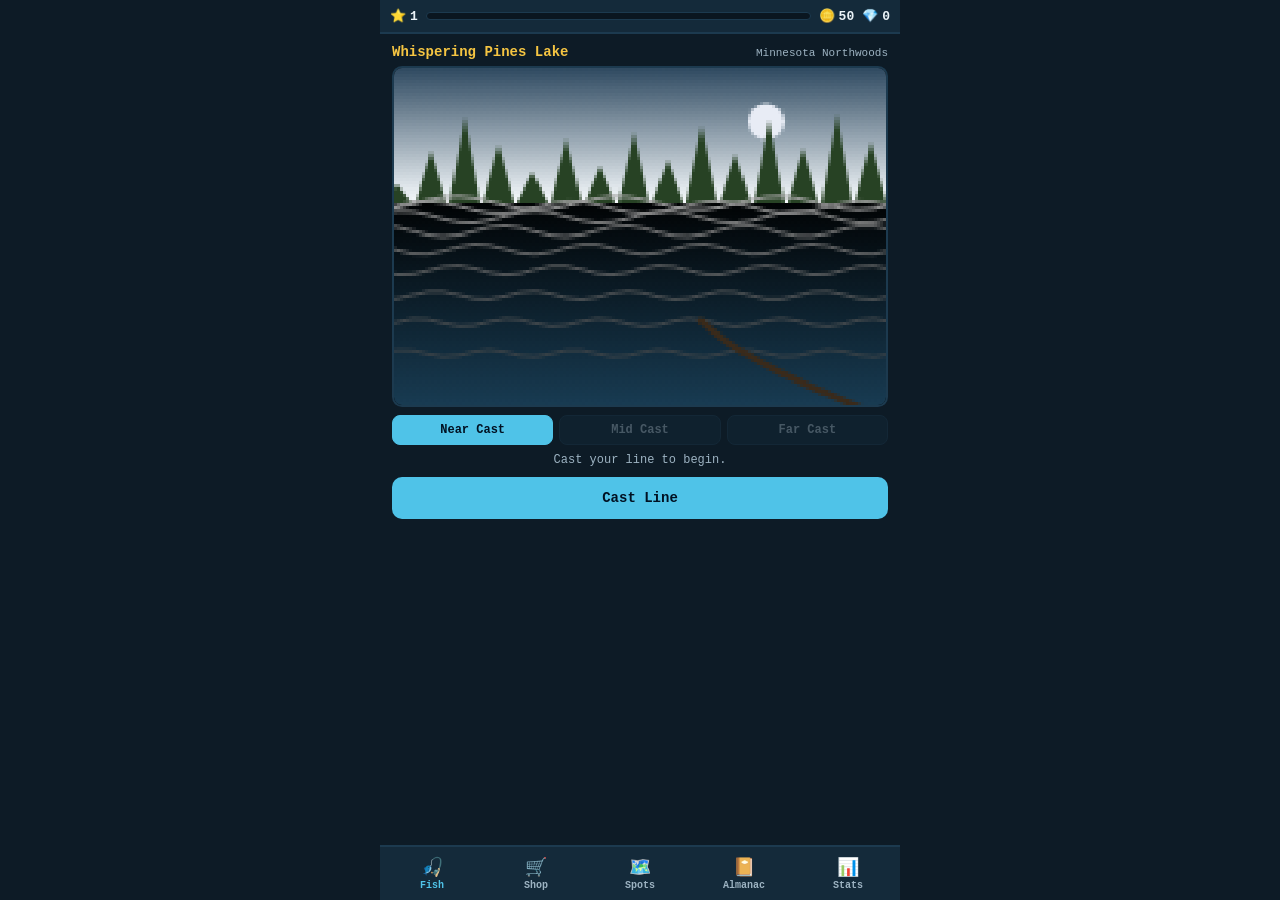
<file: reel-legends-usa/index.html>
<!doctype html><html><head><meta charset=utf8><meta name=viewport content="width=device-width,initial-scale=1,viewport-fit=cover"><style>:root{color-scheme:light;box-sizing:border-box;padding-top:env(safe-area-inset-top,0px);padding-bottom:env(safe-area-inset-bottom,0px)}html{scroll-padding-top:env(safe-area-inset-top,0px)}body{margin:0;padding:0;font:14px -apple-system,BlinkMacSystemFont,sans-serif;background:#faf9f5;color:#141413}img{max-width:100%}[hidden]:not([hidden=until-found i]){display:none!important}</style></head><body>
<title>Reel Legends: USA</title>
<meta name="theme-color" content="#123a52" />
<link rel="manifest" href="manifest.webmanifest" />
<link rel="icon" href="icons/icon-192.png" />
<link rel="apple-touch-icon" href="icons/icon-192.png" />
<meta name="apple-mobile-web-app-capable" content="yes" />
<meta name="apple-mobile-web-app-status-bar-style" content="black-translucent" />
<meta name="apple-mobile-web-app-title" content="Reel Legends" />
<link rel="stylesheet" href="style.css" />

<div id="app">

  <header id="topbar">
    <div class="topbar-stat" id="stat-level" title="Level">
      <span class="icon">⭐</span><span id="level-num">1</span>
    </div>
    <div class="xp-track"><div class="xp-fill" id="xp-fill"></div></div>
    <div class="topbar-stat" id="stat-coins" title="Coins">
      <span class="icon">🪙</span><span id="coins-num">0</span>
    </div>
    <div class="topbar-stat" id="stat-gems" title="Gems">
      <span class="icon">💎</span><span id="gems-num">0</span>
    </div>
  </header>

  <main id="tab-fish" class="tab active">
    <div class="location-banner" id="location-banner">
      <span id="loc-name">Whispering Pines Lake</span>
      <span class="loc-region" id="loc-region">Minnesota Northwoods</span>
    </div>

    <div class="scene-wrap">
      <canvas id="scene"></canvas>
      <div id="idle-feed"></div>
    </div>

    <div class="zone-select" id="zone-select">
      <button class="zone-btn active" data-zone="1">Near Cast</button>
      <button class="zone-btn" data-zone="2">Mid Cast</button>
      <button class="zone-btn" data-zone="3">Far Cast</button>
    </div>

    <div class="fish-status" id="fish-status">Cast your line to begin.</div>

    <div class="action-row">
      <button id="btn-cast" class="btn-primary">Cast Line</button>
      <button id="btn-hook" class="btn-hook hidden">SET HOOK!</button>
      <button id="btn-reel" class="btn-reel hidden">HOLD TO REEL</button>
      <button id="btn-continue" class="btn-primary hidden">Nice! Continue</button>
    </div>
  </main>

  <main id="tab-shop" class="tab">
    <h2>Tackle Shop</h2>
    <section class="shop-section">
      <h3>Rod</h3>
      <div id="shop-rods" class="shop-list"></div>
    </section>
    <section class="shop-section">
      <h3>Reel</h3>
      <div id="shop-reels" class="shop-list"></div>
    </section>
    <section class="shop-section">
      <h3>Line</h3>
      <div id="shop-lines" class="shop-list"></div>
    </section>
    <section class="shop-section">
      <h3>Lures &amp; Bait</h3>
      <div id="shop-lures" class="shop-list"></div>
    </section>
  </main>

  <main id="tab-spots" class="tab">
    <h2>Fishing Spots</h2>
    <div id="spots-list" class="spots-list"></div>
  </main>

  <main id="tab-almanac" class="tab">
    <h2>Almanac</h2>
    <div id="almanac-list"></div>
    <a href="https://fishing-almanac-app.tiiny.site" target="_blank" rel="noopener" class="almanac-link">
      📖 Track your real catches in the Fishing Almanac
    </a>
  </main>

  <main id="tab-stats" class="tab">
    <h2>Stats</h2>
    <div id="stats-list" class="stats-list"></div>
    <button id="btn-reset" class="btn-danger">Reset Game</button>
  </main>

  <nav id="bottom-nav">
    <button class="nav-btn active" data-tab="fish"><span class="nav-icon">🎣</span>Fish</button>
    <button class="nav-btn" data-tab="shop"><span class="nav-icon">🛒</span>Shop</button>
    <button class="nav-btn" data-tab="spots"><span class="nav-icon">🗺️</span>Spots</button>
    <button class="nav-btn" data-tab="almanac"><span class="nav-icon">📔</span>Almanac</button>
    <button class="nav-btn" data-tab="stats"><span class="nav-icon">📊</span>Stats</button>
  </nav>

</div>

<div id="modal-overlay" class="hidden">
  <div id="modal-box">
    <h2 id="modal-title">Welcome back!</h2>
    <div id="modal-body"></div>
    <button id="modal-close" class="btn-primary">Great!</button>
  </div>
</div>

<script src="data.js"></script>
<script src="engine.js"></script>
<script src="render.js"></script>
<script src="app.js"></script>

</body></html>
</file>
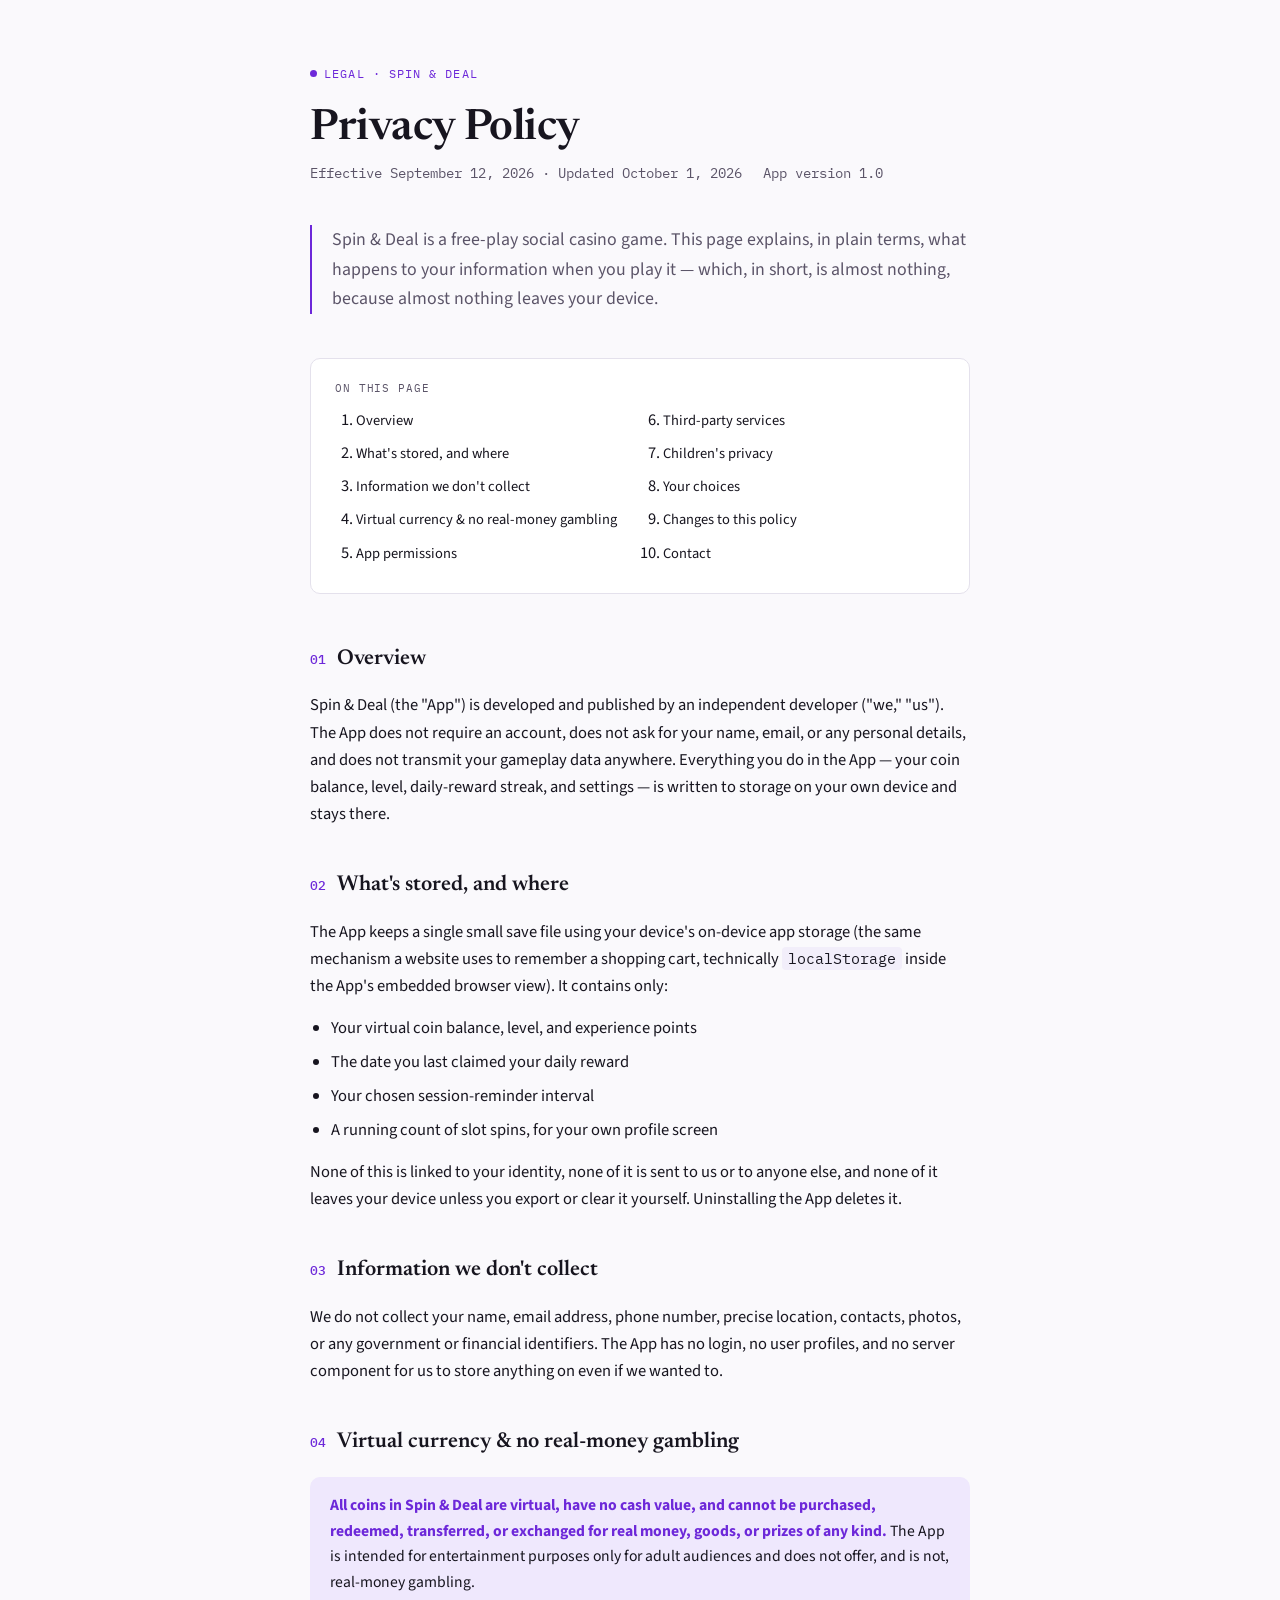
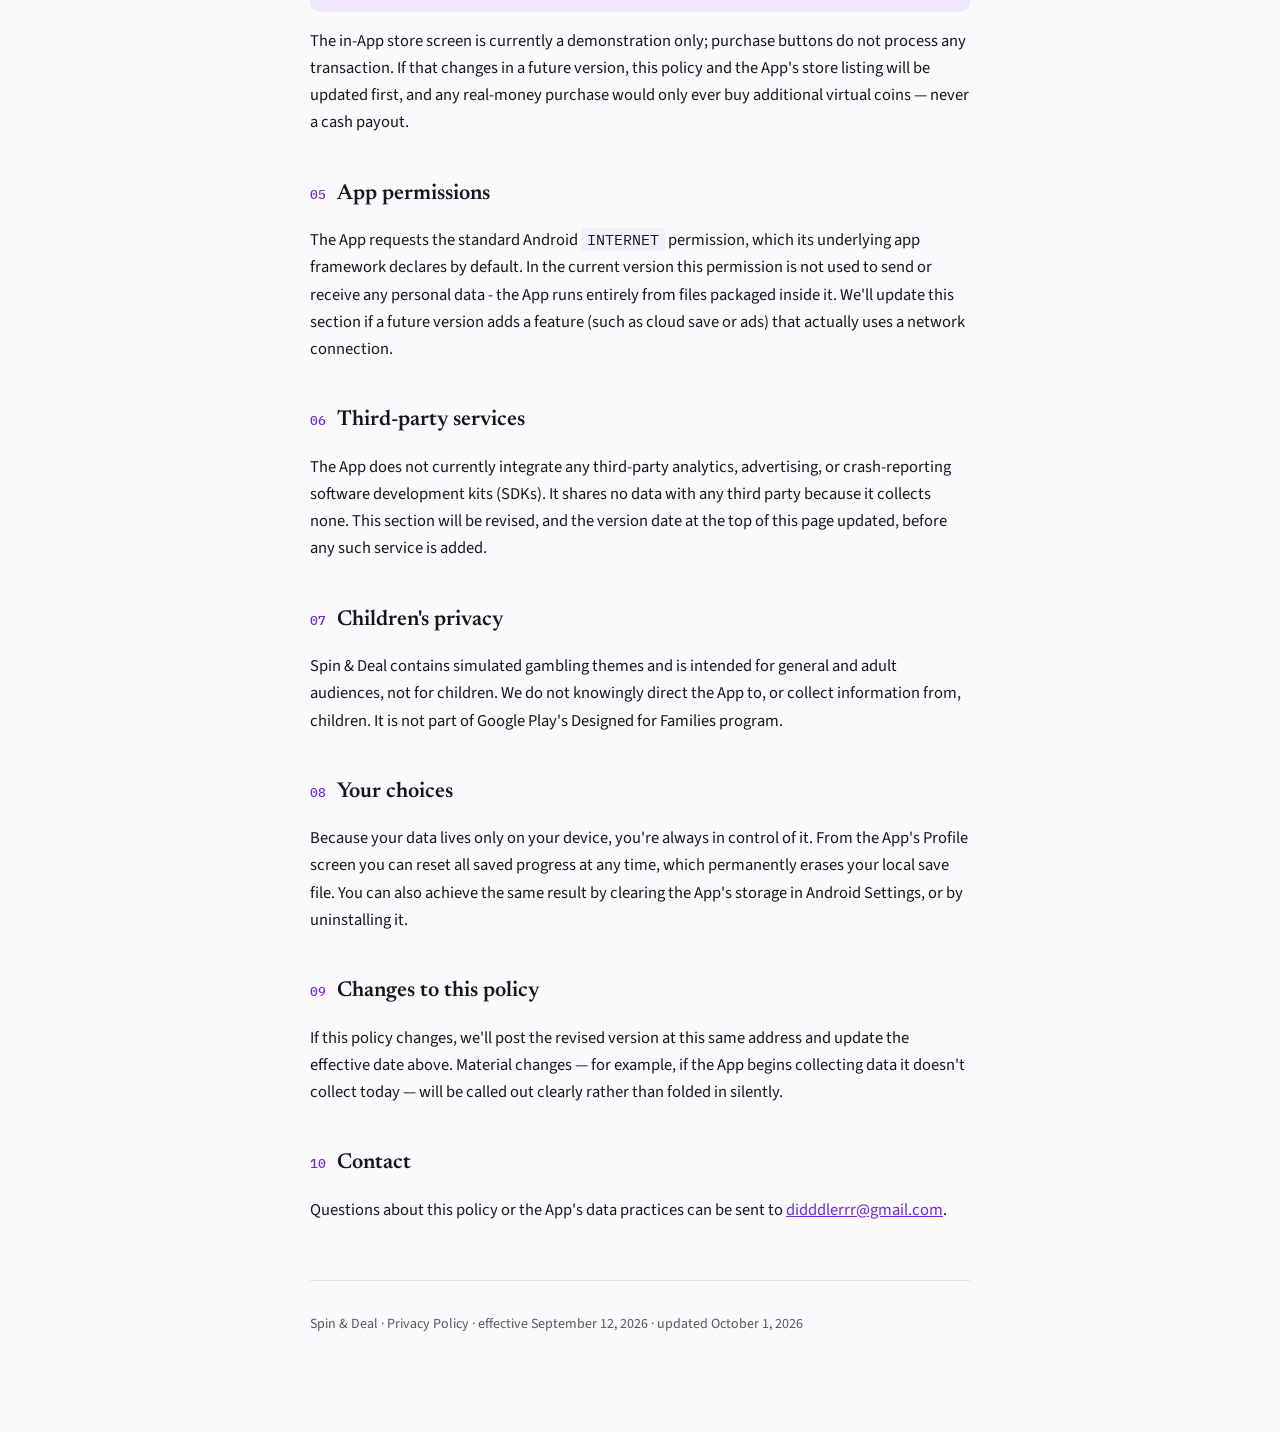
<file: spin-and-deal-privacy/index.html>
<!doctype html><html><head><meta charset=utf8><meta name=viewport content="width=device-width,initial-scale=1"><style>:root{color-scheme:light}body{margin:0;padding:0;font:14px -apple-system,BlinkMacSystemFont,sans-serif;background:#faf9f5;color:#141413}img{max-width:100%}[hidden]:not([hidden=until-found i]){display:none!important}</style></head><body>
<title>Spin &amp; Deal Privacy Policy</title>
<style>
@import url('https://fonts.googleapis.com/css2?family=Newsreader:opsz,wght@6..72,400;6..72,500;6..72,600&family=Source+Sans+3:wght@400;500;600&family=IBM+Plex+Mono:wght@500&display=swap');

:root{
  --bg:#faf9fc;
  --surface:#ffffff;
  --text:#17151f;
  --text-muted:#5b5468;
  --accent:#6d28d9;
  --accent-soft:#efe8fd;
  --border:#e4e1ec;
  --code-bg:#f2eefa;
}
@media (prefers-color-scheme: dark){
  :root:not([data-theme="light"]){
    --bg:#0d0b14;
    --surface:#15121f;
    --text:#ece9f4;
    --text-muted:#a79fbd;
    --accent:#b892ff;
    --accent-soft:#241c3a;
    --border:#282239;
    --code-bg:#1b1729;
  }
}
:root[data-theme="dark"]{
  --bg:#0d0b14;
  --surface:#15121f;
  --text:#ece9f4;
  --text-muted:#a79fbd;
  --accent:#b892ff;
  --accent-soft:#241c3a;
  --border:#282239;
  --code-bg:#1b1729;
}

*{box-sizing:border-box}
body{
  margin:0;
  background:var(--bg);
  color:var(--text);
  font-family:'Source Sans 3',ui-sans-serif,system-ui,sans-serif;
  font-size:16.5px;
  line-height:1.65;
}
.wrap{
  max-width:700px;
  margin:0 auto;
  padding:64px 20px 96px;
}
.eyebrow{
  font-family:'IBM Plex Mono',ui-monospace,monospace;
  font-size:12px;
  letter-spacing:.09em;
  text-transform:uppercase;
  color:var(--accent);
  display:flex;
  align-items:center;
  gap:.6em;
}
.eyebrow .dot{width:7px;height:7px;border-radius:50%;background:var(--accent);display:inline-block}
h1{
  font-family:'Newsreader',Georgia,serif;
  font-weight:600;
  font-size:clamp(2rem,5vw,2.7rem);
  line-height:1.12;
  margin:.5em 0 .2em;
  text-wrap:balance;
  letter-spacing:-.01em;
}
.meta{
  color:var(--text-muted);
  font-size:14px;
  font-family:'IBM Plex Mono',ui-monospace,monospace;
  margin:0 0 40px;
  display:flex;
  gap:1.5em;
  flex-wrap:wrap;
}
.lede{
  font-size:1.08em;
  color:var(--text-muted);
  border-left:2px solid var(--accent);
  padding-left:1.1em;
  margin:0 0 44px;
}
nav.toc{
  background:var(--surface);
  border:1px solid var(--border);
  border-radius:10px;
  padding:20px 24px;
  margin:0 0 48px;
}
nav.toc .cap{
  font-family:'IBM Plex Mono',ui-monospace,monospace;
  font-size:11px;
  letter-spacing:.08em;
  text-transform:uppercase;
  color:var(--text-muted);
  margin:0 0 10px;
}
nav.toc ol{
  margin:0;
  padding-left:1.3em;
  columns:2;
  column-gap:24px;
}
nav.toc li{margin:0 0 6px;break-inside:avoid}
nav.toc a{color:var(--text);text-decoration:none;font-size:14.5px}
nav.toc a:hover{color:var(--accent)}

section{margin:0 0 40px;scroll-margin-top:24px}
section h2{
  font-family:'Newsreader',Georgia,serif;
  font-weight:600;
  font-size:1.35rem;
  margin:0 0 .1em;
  display:flex;
  align-items:baseline;
  gap:.5em;
}
section h2 .num{
  font-family:'IBM Plex Mono',ui-monospace,monospace;
  font-size:.62em;
  color:var(--accent);
  font-weight:500;
}
section p{margin:.9em 0}
section ul{margin:.9em 0;padding-left:1.3em}
section li{margin:.4em 0}
code{
  font-family:'IBM Plex Mono',ui-monospace,monospace;
  font-size:.88em;
  background:var(--code-bg);
  padding:.15em .4em;
  border-radius:4px;
}
.callout{
  background:var(--accent-soft);
  border-radius:10px;
  padding:16px 20px;
  font-size:.95em;
  margin:1em 0;
}
.callout strong{color:var(--accent)}
a{color:var(--accent)}
hr.rule{border:none;border-top:1px solid var(--border);margin:56px 0 32px}
footer{color:var(--text-muted);font-size:14px}
footer a{color:var(--text-muted)}
@media (max-width:520px){
  nav.toc ol{columns:1}
}
</style>

<div class="wrap">
  <div class="eyebrow"><span class="dot"></span>Legal &middot; Spin &amp; Deal</div>
  <h1>Privacy Policy</h1>
  <div class="meta">
    <span>Effective September 12, 2026 &middot; Updated October 1, 2026</span>
    <span>App version 1.0</span>
  </div>

  <p class="lede">Spin &amp; Deal is a free‑play social casino game. This page explains, in plain terms, what happens to your information when you play it &mdash; which, in short, is almost nothing, because almost nothing leaves your device.</p>

  <nav class="toc">
    <p class="cap">On this page</p>
    <ol>
      <li><a href="#overview">Overview</a></li>
      <li><a href="#local-storage">What's stored, and where</a></li>
      <li><a href="#not-collected">Information we don't collect</a></li>
      <li><a href="#virtual-currency">Virtual currency &amp; no real‑money gambling</a></li>
      <li><a href="#permissions">App permissions</a></li>
      <li><a href="#third-party">Third‑party services</a></li>
      <li><a href="#children">Children's privacy</a></li>
      <li><a href="#choices">Your choices</a></li>
      <li><a href="#changes">Changes to this policy</a></li>
      <li><a href="#contact">Contact</a></li>
    </ol>
  </nav>

  <section id="overview">
    <h2><span class="num">01</span>Overview</h2>
    <p>Spin &amp; Deal (the "App") is developed and published by an independent developer ("we," "us"). The App does not require an account, does not ask for your name, email, or any personal details, and does not transmit your gameplay data anywhere. Everything you do in the App &mdash; your coin balance, level, daily‑reward streak, and settings &mdash; is written to storage on your own device and stays there.</p>
  </section>

  <section id="local-storage">
    <h2><span class="num">02</span>What's stored, and where</h2>
    <p>The App keeps a single small save file using your device's on‑device app storage (the same mechanism a website uses to remember a shopping cart, technically <code>localStorage</code> inside the App's embedded browser view). It contains only:</p>
    <ul>
      <li>Your virtual coin balance, level, and experience points</li>
      <li>The date you last claimed your daily reward</li>
      <li>Your chosen session‑reminder interval</li>
      <li>A running count of slot spins, for your own profile screen</li>
    </ul>
    <p>None of this is linked to your identity, none of it is sent to us or to anyone else, and none of it leaves your device unless you export or clear it yourself. Uninstalling the App deletes it.</p>
  </section>

  <section id="not-collected">
    <h2><span class="num">03</span>Information we don't collect</h2>
    <p>We do not collect your name, email address, phone number, precise location, contacts, photos, or any government or financial identifiers. The App has no login, no user profiles, and no server component for us to store anything on even if we wanted to.</p>
  </section>

  <section id="virtual-currency">
    <h2><span class="num">04</span>Virtual currency &amp; no real‑money gambling</h2>
    <div class="callout"><strong>All coins in Spin &amp; Deal are virtual, have no cash value, and cannot be purchased, redeemed, transferred, or exchanged for real money, goods, or prizes of any kind.</strong> The App is intended for entertainment purposes only for adult audiences and does not offer, and is not, real‑money gambling.</div>
    <p>The in‑App store screen is currently a demonstration only; purchase buttons do not process any transaction. If that changes in a future version, this policy and the App's store listing will be updated first, and any real‑money purchase would only ever buy additional virtual coins &mdash; never a cash payout.</p>
  </section>

  <section id="permissions">
    <h2><span class="num">05</span>App permissions</h2>
    <p>The App requests the standard Android <code>INTERNET</code> permission, which its underlying app framework declares by default. In the current version this permission is not used to send or receive any personal data ‑ the App runs entirely from files packaged inside it. We'll update this section if a future version adds a feature (such as cloud save or ads) that actually uses a network connection.</p>
  </section>

  <section id="third-party">
    <h2><span class="num">06</span>Third‑party services</h2>
    <p>The App does not currently integrate any third‑party analytics, advertising, or crash‑reporting software development kits (SDKs). It shares no data with any third party because it collects none. This section will be revised, and the version date at the top of this page updated, before any such service is added.</p>
  </section>

  <section id="children">
    <h2><span class="num">07</span>Children's privacy</h2>
    <p>Spin &amp; Deal contains simulated gambling themes and is intended for general and adult audiences, not for children. We do not knowingly direct the App to, or collect information from, children. It is not part of Google Play's Designed for Families program.</p>
  </section>

  <section id="choices">
    <h2><span class="num">08</span>Your choices</h2>
    <p>Because your data lives only on your device, you're always in control of it. From the App's Profile screen you can reset all saved progress at any time, which permanently erases your local save file. You can also achieve the same result by clearing the App's storage in Android Settings, or by uninstalling it.</p>
  </section>

  <section id="changes">
    <h2><span class="num">09</span>Changes to this policy</h2>
    <p>If this policy changes, we'll post the revised version at this same address and update the effective date above. Material changes &mdash; for example, if the App begins collecting data it doesn't collect today &mdash; will be called out clearly rather than folded in silently.</p>
  </section>

  <section id="contact">
    <h2><span class="num">10</span>Contact</h2>
    <p>Questions about this policy or the App's data practices can be sent to <a href="mailto:didddlerrr@gmail.com">didddlerrr@gmail.com</a>.</p>
  </section>

  <hr class="rule">
  <footer>Spin &amp; Deal &middot; Privacy Policy &middot; effective September 12, 2026 &middot; updated October 1, 2026</footer>
</div>

</body></html>
</file>
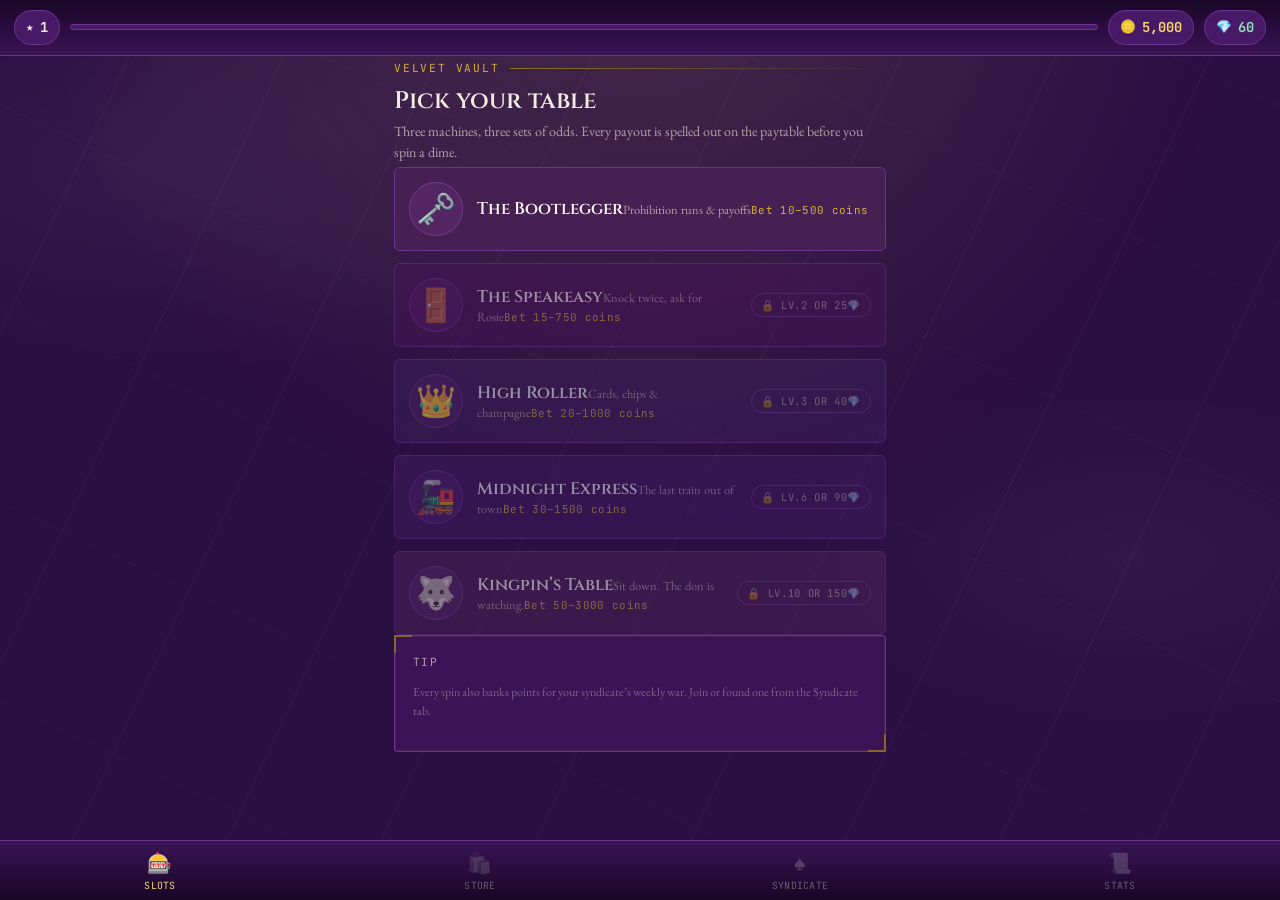
<file: velvet-vault/index.html>
<!doctype html><html><head><meta charset=utf8><meta name=viewport content="width=device-width,initial-scale=1,viewport-fit=cover"><style>:root{color-scheme:light;box-sizing:border-box;padding-top:env(safe-area-inset-top,0px);padding-bottom:env(safe-area-inset-bottom,0px)}html{scroll-padding-top:env(safe-area-inset-top,0px)}body{margin:0;padding:0;font:14px -apple-system,BlinkMacSystemFont,sans-serif;background:#faf9f5;color:#141413}img{max-width:100%}[hidden]:not([hidden=until-found i]){display:none!important}</style></head><body>
<title>Velvet Vault</title>
<meta name="theme-color" content="#180626" />
<link rel="manifest" href="manifest.webmanifest" />
<link rel="icon" href="icon.svg" type="image/svg+xml" />
<link rel="icon" href="icon-192.png" type="image/png" sizes="192x192" />
<link rel="apple-touch-icon" href="icon-192.png" />
<meta name="apple-mobile-web-app-capable" content="yes" />
<meta name="apple-mobile-web-app-status-bar-style" content="black-translucent" />
<meta name="apple-mobile-web-app-title" content="Velvet Vault" />
<link rel="stylesheet" href="https://fonts.googleapis.com/css2?family=Cinzel:wght@500;600;700&family=EB+Garamond:ital,wght@0,400;0,500;0,600;1,400&family=JetBrains+Mono:wght@400;500;700&display=swap">
<link rel="stylesheet" href="style.css" />

<div id="app">

  <header id="topbar">
    <div class="topbar-stat" id="stat-level" title="Level">
      <span class="stat-glyph">★</span><span id="level-num">1</span>
    </div>
    <div class="xp-track"><div class="xp-fill" id="xp-fill"></div></div>
    <div class="topbar-stat coin" id="stat-coins" title="Coins">
      <span class="stat-glyph">🪙</span><span id="coins-num">0</span>
    </div>
    <div class="topbar-stat gem" id="stat-gems" title="Gems">
      <span class="stat-glyph">💎</span><span id="gems-num">0</span>
    </div>
  </header>

  <main id="tab-slots" class="tab active">
    <div id="slots-content"></div>
  </main>

  <main id="tab-store" class="tab">
    <div id="store-content"></div>
  </main>

  <main id="tab-syndicate" class="tab">
    <div id="syndicate-content"></div>
  </main>

  <main id="tab-stats" class="tab">
    <div id="stats-content"></div>
  </main>

  <nav id="bottom-nav">
    <button class="nav-btn active" data-tab="slots"><span class="nav-icon">🎰</span>Slots</button>
    <button class="nav-btn" data-tab="store"><span class="nav-icon">🛍️</span>Store</button>
    <button class="nav-btn" data-tab="syndicate"><span class="nav-icon">♠️</span>Syndicate</button>
    <button class="nav-btn" data-tab="stats"><span class="nav-icon">📜</span>Stats</button>
  </nav>

</div>

<div id="modal-overlay" class="hidden">
  <div id="modal-box"></div>
</div>

<div id="toast" class="hidden"></div>

<script src="data.js"></script>
<script src="engine.js"></script>
<script src="render.js"></script>
<script src="app.js"></script>

</body></html>
</file>
<file: reel-legends-usa/style.css>
:root {
  --bg: #0d1b26;
  --panel: #142a3a;
  --panel-light: #1c3a4f;
  --accent: #4fc3e8;
  --accent-2: #f5c542;
  --text: #eaf3f8;
  --text-dim: #9db3c2;
  --danger: #e05a4f;
  --good: #6fd67a;
  --radius: 10px;
  color-scheme: dark;
  padding-top: env(safe-area-inset-top, 0px);
  padding-bottom: env(safe-area-inset-bottom, 0px);
}

* { box-sizing: border-box; }

html, body {
  margin: 0;
  height: 100%;
  background: var(--bg);
  color: var(--text);
  font-family: "Courier New", ui-monospace, monospace;
  overscroll-behavior: none;
  -webkit-tap-highlight-color: transparent;
  user-select: none;
}

#app {
  display: flex;
  flex-direction: column;
  height: 100%;
  max-width: 520px;
  margin: 0 auto;
  position: relative;
}

#topbar {
  display: flex;
  align-items: center;
  gap: 8px;
  padding: 8px 10px;
  padding-top: calc(8px + env(safe-area-inset-top, 0px));
  background: var(--panel);
  border-bottom: 2px solid var(--panel-light);
  flex-shrink: 0;
}
.topbar-stat {
  display: flex;
  align-items: center;
  gap: 4px;
  font-size: 13px;
  font-weight: bold;
  white-space: nowrap;
}
.xp-track {
  flex: 1;
  height: 8px;
  background: #0a1620;
  border-radius: 4px;
  overflow: hidden;
  border: 1px solid var(--panel-light);
}
.xp-fill {
  height: 100%;
  width: 0%;
  background: linear-gradient(90deg, var(--accent), var(--accent-2));
  transition: width 0.3s ease;
}

.tab { display: none; flex: 1; overflow-y: auto; padding: 10px 12px 90px; }
.tab.active { display: flex; flex-direction: column; }

.location-banner {
  display: flex;
  justify-content: space-between;
  align-items: baseline;
  font-size: 14px;
  margin-bottom: 6px;
}
.location-banner #loc-name { font-weight: bold; color: var(--accent-2); }
.loc-region { font-size: 11px; color: var(--text-dim); }

.scene-wrap {
  position: relative;
  width: 100%;
  aspect-ratio: 160 / 110;
  border-radius: var(--radius);
  overflow: hidden;
  border: 2px solid var(--panel-light);
  background: #000;
}
#scene {
  width: 100%;
  height: 100%;
  image-rendering: pixelated;
  image-rendering: crisp-edges;
  display: block;
}
#idle-feed {
  position: absolute;
  left: 4px;
  bottom: 4px;
  font-size: 10px;
  color: #dff3ff;
  text-shadow: 0 1px 2px #000;
  pointer-events: none;
}

.zone-select {
  display: flex;
  gap: 6px;
  margin-top: 8px;
}
.zone-btn {
  flex: 1;
  padding: 7px 4px;
  border-radius: 8px;
  border: 1px solid var(--panel-light);
  background: var(--panel);
  color: var(--text-dim);
  font-family: inherit;
  font-size: 12px;
}
.zone-btn.active { background: var(--accent); color: #012; border-color: var(--accent); font-weight: bold; }
.zone-btn:disabled { opacity: 0.4; }

.fish-status {
  margin-top: 8px;
  font-size: 12px;
  min-height: 16px;
  color: var(--text-dim);
  text-align: center;
}

.action-row {
  margin-top: 8px;
  display: flex;
  gap: 8px;
}
.action-row button { flex: 1; }

button {
  font-family: inherit;
  border: none;
  border-radius: 10px;
  padding: 13px 10px;
  font-size: 14px;
  font-weight: bold;
  cursor: pointer;
}
.btn-primary { background: var(--accent); color: #012; }
.btn-primary:active { filter: brightness(0.9); }
.btn-hook { background: var(--accent-2); color: #201400; animation: pulse 0.5s infinite alternate; }
.btn-reel { background: var(--good); color: #012; touch-action: none; }
.btn-danger { background: var(--danger); color: #fff; margin-top: 14px; }
.hidden { display: none !important; }

@keyframes pulse { from { transform: scale(1); } to { transform: scale(1.05); } }

h2 { font-size: 16px; color: var(--accent-2); margin: 4px 0 10px; }
h3 { font-size: 12px; color: var(--text-dim); margin: 0 0 6px; text-transform: uppercase; letter-spacing: 0.05em; }

.shop-section { margin-bottom: 16px; }
.shop-list { display: flex; flex-direction: column; gap: 6px; }
.shop-card {
  display: flex;
  align-items: center;
  justify-content: space-between;
  background: var(--panel);
  border: 1px solid var(--panel-light);
  border-radius: var(--radius);
  padding: 8px 10px;
  font-size: 12px;
  gap: 8px;
}
.shop-card.equipped { border-color: var(--good); }
.shop-card .name { font-weight: bold; flex: 1; }
.shop-card .sub { color: var(--text-dim); font-size: 10px; }
.shop-card button {
  padding: 7px 10px;
  font-size: 11px;
  background: var(--accent);
  color: #012;
  white-space: nowrap;
}
.shop-card button:disabled { background: #33475a; color: #6b8296; }
.shop-card button.equipped-tag { background: var(--good); }

.spots-list { display: flex; flex-direction: column; gap: 8px; }
.spot-card {
  background: var(--panel);
  border: 1px solid var(--panel-light);
  border-radius: var(--radius);
  padding: 10px;
}
.spot-card.locked { opacity: 0.55; }
.spot-card .spot-name { font-weight: bold; font-size: 13px; }
.spot-card .spot-region { font-size: 10px; color: var(--text-dim); }
.spot-card .spot-species { font-size: 10px; margin-top: 4px; color: var(--text-dim); }
.spot-card .spot-actions { margin-top: 8px; display: flex; gap: 8px; }
.spot-card button { padding: 8px; font-size: 11px; }
.spot-card button:disabled { background: #33475a; color: #6b8296; }

#almanac-list { display: flex; flex-direction: column; gap: 14px; }
.almanac-loc h3 { color: var(--accent-2); margin-bottom: 4px; }
.dex-grid { display: grid; grid-template-columns: 1fr 1fr; gap: 6px; }
.dex-card {
  background: var(--panel);
  border: 1px solid var(--panel-light);
  border-radius: 8px;
  padding: 6px 8px;
  font-size: 11px;
}
.dex-card.uncaught { color: var(--text-dim); opacity: 0.6; }
.dex-card .dex-name { font-weight: bold; display: block; }
.legendary-card {
  background: linear-gradient(135deg, #2a2410, #1a1608);
  border: 1px solid var(--accent-2);
  border-radius: 8px;
  padding: 8px;
  font-size: 11px;
  margin-top: 6px;
}
.legendary-card.uncaught { opacity: 0.55; border-style: dashed; }
.legendary-card .leg-name { color: var(--accent-2); font-weight: bold; }
.almanac-link {
  display: block;
  text-align: center;
  margin-top: 10px;
  padding: 12px;
  background: var(--panel);
  border: 1px solid var(--panel-light);
  border-radius: var(--radius);
  color: var(--accent);
  text-decoration: none;
  font-size: 12px;
}

.stats-list { display: flex; flex-direction: column; gap: 6px; font-size: 13px; }
.stats-list .row { display: flex; justify-content: space-between; background: var(--panel); padding: 8px 10px; border-radius: 8px; }

#bottom-nav {
  display: flex;
  position: absolute;
  left: 0; right: 0; bottom: 0;
  background: var(--panel);
  border-top: 2px solid var(--panel-light);
  padding-bottom: env(safe-area-inset-bottom, 0px);
  max-width: 520px;
  margin: 0 auto;
  width: 100%;
}
.nav-btn {
  flex: 1;
  background: none;
  color: var(--text-dim);
  border-radius: 0;
  padding: 9px 2px;
  font-size: 10px;
  display: flex;
  flex-direction: column;
  align-items: center;
  gap: 2px;
}
.nav-btn.active { color: var(--accent); }
.nav-icon { font-size: 18px; }

#modal-overlay {
  position: fixed;
  inset: 0;
  background: rgba(0,0,0,0.6);
  display: flex;
  align-items: center;
  justify-content: center;
  z-index: 50;
  padding: 20px;
}
#modal-box {
  background: var(--panel);
  border: 1px solid var(--panel-light);
  border-radius: var(--radius);
  padding: 18px;
  max-width: 380px;
  width: 100%;
  max-height: 80vh;
  overflow-y: auto;
}
#modal-body { font-size: 13px; line-height: 1.5; margin-bottom: 14px; }
#modal-body .catch-line { display: flex; justify-content: space-between; padding: 3px 0; border-bottom: 1px dashed var(--panel-light); }
</file>
<file: velvet-vault/style.css>
:root{
  /* Imperial purple and gold — marble, mosaic, triumphal arch, rather than
     the old speakeasy's brass-on-forest-green. Every component below reads
     these tokens, not literal hex, so the whole app follows from this block. */
  --vault:#2B0E42;
  --vault-deep:#180626;
  --panel:#3B1356;
  --panel-2:#481966;
  --panel-3:#582079;
  --line:#6B3491;
  --line-soft:#3F1B5C;
  --brass:#D4AF37;
  --brass-bright:#F5D576;
  --brass-dim:#8F7220;
  --velvet:#7A1030;
  --velvet-bright:#B0264F;
  --ivory:#F3ECE0;
  --ivory-dim:rgba(243,236,224,.64);
  --ivory-faint:rgba(243,236,224,.36);
  --good:#3FA675;
  --bad:#D14B45;
  --font-display:'Cinzel','Palatino Linotype',serif;
  --font-body:'EB Garamond','Palatino Linotype',Georgia,serif;
  --font-mono:'JetBrains Mono','Courier New',monospace;
  color-scheme:dark;
}

*{box-sizing:border-box;}
html,body{height:100%;}
body{
  margin:0; background:var(--vault); color:var(--ivory);
  font-family:var(--font-body); line-height:1.5; -webkit-font-smoothing:antialiased;
}
h1,h2,h3{font-family:var(--font-display); font-weight:600; text-wrap:balance; margin:0;}
button{font-family:inherit;}
::selection{background:var(--brass-dim); color:var(--vault);}
:focus-visible{outline:2px solid var(--brass-bright); outline-offset:2px;}
@media (prefers-reduced-motion:reduce){ *{animation-duration:.001ms !important; transition-duration:.001ms !important;} }

.mono{font-family:var(--font-mono); font-variant-numeric:tabular-nums;}

/* ---------- backdrop: veined marble under a gold crown-glow, rather than
   the old speakeasy's Deco sunburst — closer to a casino atrium ceiling. ---------- */
body::before{
  content:""; position:fixed; inset:0; z-index:0; pointer-events:none;
  background:
    radial-gradient(circle at 50% -8%, rgba(245,213,118,.14), transparent 52%),
    radial-gradient(ellipse 60% 40% at 12% 18%, rgba(255,255,255,.05), transparent 60%),
    radial-gradient(ellipse 50% 35% at 88% 62%, rgba(255,255,255,.04), transparent 60%),
    repeating-linear-gradient(115deg, rgba(255,255,255,.025) 0 2px, transparent 2px 140px),
    repeating-linear-gradient(25deg, rgba(255,255,255,.018) 0 1px, transparent 1px 180px);
}

#app{position:relative; z-index:1; min-height:100%; display:flex; flex-direction:column;}

/* ---------- top bar ---------- */
#topbar{
  position:fixed; top:0; left:0; right:0; z-index:40;
  padding:calc(10px + env(safe-area-inset-top,0px)) 14px 10px;
  display:flex; align-items:center; gap:10px;
  background:linear-gradient(180deg, var(--vault-deep), var(--panel));
  border-bottom:1px solid var(--line);
}
.topbar-stat{
  display:flex; align-items:center; gap:6px; font-family:var(--font-mono); font-weight:700; font-size:.86rem;
  background:var(--panel-2); border:1px solid var(--line); border-radius:20px; padding:6px 11px; white-space:nowrap;
}
.topbar-stat.coin{color:var(--brass-bright);}
.topbar-stat.gem{color:#8FE0BA;}
.stat-glyph{font-size:.92em;}
.xp-track{flex:1; height:6px; background:var(--panel-2); border:1px solid var(--line); border-radius:4px; overflow:hidden; min-width:36px;}
.xp-fill{height:100%; width:0%; background:linear-gradient(90deg,var(--brass-dim),var(--brass-bright)); transition:width .4s ease;}

/* ---------- content shell ---------- */
main.tab{display:none; flex-direction:column; gap:18px; padding:calc(60px + env(safe-area-inset-top,0px)) 14px calc(84px + env(safe-area-inset-bottom,0px)); max-width:520px; margin:0 auto; width:100%;}
main.tab.active{display:flex;}

.eyebrow{font-family:var(--font-mono); font-size:.7rem; letter-spacing:.16em; text-transform:uppercase; color:var(--brass); display:flex; align-items:center; gap:10px;}
.eyebrow::after{content:""; flex:1; height:1px; background:linear-gradient(90deg,var(--brass-dim),transparent);}
.page-title{font-size:1.5rem; margin:6px 0 2px;}
.page-copy{color:var(--ivory-dim); font-size:.88rem; margin:0 0 4px;}

/* ---------- gilded panel: the recurring "card", framed like a plaque ---------- */
.panel{
  background:var(--panel); border:1px solid var(--line); border-radius:3px; padding:18px;
  position:relative; box-shadow:inset 0 0 0 1px rgba(212,175,55,.08);
}
.panel::before, .panel::after{
  content:""; position:absolute; width:16px; height:16px; border:2px solid var(--brass-dim); opacity:.85;
}
.panel::before{top:-1px; left:-1px; border-right:0; border-bottom:0;}
.panel::after{bottom:-1px; right:-1px; border-left:0; border-top:0;}
.panel-title{font-family:var(--font-mono); font-size:.7rem; letter-spacing:.12em; text-transform:uppercase; color:var(--ivory-dim); margin-bottom:12px;}

/* ---------- buttons ---------- */
.btn{
  font-family:var(--font-body); font-weight:600; font-size:.92rem; border-radius:6px; border:none;
  padding:12px 20px; cursor:pointer; display:inline-flex; align-items:center; justify-content:center; gap:8px;
  white-space:nowrap;
}
.btn-brass{background:linear-gradient(180deg,var(--brass-bright),var(--brass)); color:#2B0E1A; box-shadow:0 2px 0 var(--brass-dim);}
.btn-brass:active{transform:translateY(1px); box-shadow:0 1px 0 var(--brass-dim);}
.btn-brass:disabled{background:var(--panel-3); color:var(--ivory-faint); box-shadow:none; cursor:not-allowed;}
.btn-outline{background:transparent; color:var(--ivory); border:1.5px solid var(--line); }
.btn-outline:hover{border-color:var(--brass-dim);}
.btn-velvet{background:linear-gradient(180deg,var(--velvet-bright),var(--velvet)); color:var(--ivory);}
.btn-danger{background:transparent; border:1.5px solid rgba(194,85,79,.5); color:var(--bad);}
.btn-sm{padding:8px 14px; font-size:.8rem; border-radius:5px;}
.btn-block{width:100%;}
.btn-row{display:flex; gap:10px; flex-wrap:wrap;}

/* ---------- tab nav ---------- */
#bottom-nav{
  position:fixed; left:0; right:0; bottom:0; z-index:40; display:flex;
  background:linear-gradient(0deg, var(--vault-deep), var(--panel));
  border-top:1px solid var(--line); padding-bottom:env(safe-area-inset-bottom,0px);
}
.nav-btn{
  flex:1; background:none; border:none; display:flex; flex-direction:column; align-items:center; gap:3px;
  padding:9px 2px 8px; color:var(--ivory-faint); font-family:var(--font-mono); font-size:.62rem; letter-spacing:.03em;
  text-transform:uppercase; cursor:pointer;
}
.nav-icon{font-size:1.25rem; filter:grayscale(1) opacity(.6);}
.nav-btn.active{color:var(--brass-bright);}
.nav-btn.active .nav-icon{filter:none;}

/* ---------- machine picker ---------- */
.machine-grid{display:flex; flex-direction:column; gap:12px;}
.machine-card{
  display:flex; align-items:center; gap:14px; text-align:left; cursor:pointer;
  background:var(--panel); border:1px solid var(--line); border-radius:6px; padding:14px; position:relative; overflow:hidden;
}
.machine-card::before{content:""; position:absolute; inset:0; background:var(--mc-accent,transparent); opacity:.08; pointer-events:none;}
.machine-card.locked{opacity:.55;}
.machine-glyph{font-size:2rem; width:54px; height:54px; border-radius:50%; display:flex; align-items:center; justify-content:center; background:var(--panel-2); border:1px solid var(--line); flex:none;}
.machine-info{flex:1; min-width:0;}
.machine-name{font-family:var(--font-display); font-weight:600; font-size:1.05rem;}
.machine-tag{font-size:.78rem; color:var(--ivory-dim); margin-top:2px;}
.machine-meta{font-family:var(--font-mono); font-size:.68rem; color:var(--brass); margin-top:5px; letter-spacing:.03em;}
.lock-pill{font-family:var(--font-mono); font-size:.66rem; text-transform:uppercase; letter-spacing:.06em; color:var(--ivory-dim); border:1px solid var(--line); border-radius:20px; padding:4px 9px; flex:none;}

/* ---------- machine stage ---------- */
.stage{display:flex; flex-direction:column; gap:16px;}
.stage-head{display:flex; align-items:center; justify-content:space-between; gap:10px;}
.stage-head .btn-outline{padding:8px 12px;}
.stage-title{font-size:1.25rem;}
.stage-sub{font-family:var(--font-mono); font-size:.7rem; color:var(--brass); letter-spacing:.04em; margin-top:2px;}

.frame{
  background:radial-gradient(ellipse at 50% 0%, var(--panel-2), var(--panel));
  border:2px solid var(--brass-dim); border-radius:10px; padding:16px;
  box-shadow:inset 0 0 0 1px rgba(201,162,75,.15), 0 14px 40px rgba(0,0,0,.4);
  position:relative;
}
.frame::before{
  content:""; position:absolute; left:14px; right:14px; top:6px; height:6px;
  background:repeating-linear-gradient(90deg, var(--brass-dim) 0 6px, transparent 6px 12px); opacity:.6;
}
.reels{display:grid; grid-template-columns:repeat(3,1fr); gap:8px; margin-top:10px;}
.reel{
  background:var(--vault-deep); border:1px solid var(--line); border-radius:6px; overflow:hidden;
  display:flex; flex-direction:column; height:186px; position:relative;
}
.reel-strip{display:flex; flex-direction:column; transition:transform .12s linear;}
.reel-cell{height:62px; display:flex; align-items:center; justify-content:center; font-size:2rem; flex:none;}
.reel.spinning .reel-strip{animation:reelspin .28s linear infinite;}
@keyframes reelspin{ from{transform:translateY(0);} to{transform:translateY(62px);} }
.payline-mark{position:absolute; left:0; right:0; height:1px; background:rgba(201,162,75,.35); pointer-events:none;}
.payline-mark.p0{top:31px;} .payline-mark.p1{top:93px;} .payline-mark.p2{top:155px;}
.reel-cell.win{background:rgba(201,162,75,.22); box-shadow:inset 0 0 0 1px var(--brass-bright);}

.win-banner{
  text-align:center; font-family:var(--font-display); font-weight:700; font-size:1.1rem; color:var(--brass-bright);
  min-height:1.6em; text-shadow:0 0 18px rgba(230,200,119,.5);
}
.win-banner.jackpot{font-size:1.4rem; animation:jackpulse 1s ease-in-out infinite;}
@keyframes jackpulse{0%,100%{opacity:1;} 50%{opacity:.55;}}

.freespin-banner{
  text-align:center; font-family:var(--font-mono); font-size:.76rem; letter-spacing:.03em; font-weight:700;
  color:var(--velvet-bright); background:rgba(165,51,74,.14); border:1px solid rgba(165,51,74,.4);
  border-radius:6px; padding:7px 10px; margin-bottom:10px;
}

.tier-badge{font-size:.78em; font-weight:600; white-space:nowrap;}

.bet-row{display:flex; align-items:center; justify-content:space-between; gap:12px; margin-top:14px;}
.bet-control{display:flex; align-items:center; gap:8px;}
.bet-btn{width:34px; height:34px; border-radius:50%; border:1px solid var(--line); background:var(--panel-2); color:var(--ivory); font-size:1.1rem; cursor:pointer;}
.bet-btn:disabled{opacity:.4; cursor:not-allowed;}
.bet-value{font-family:var(--font-mono); font-weight:700; min-width:76px; text-align:center;}
.spin-btn{min-width:132px; font-size:1rem; padding:14px 22px;}

.paytable-toggle{align-self:flex-start; background:none; border:none; color:var(--brass); font-family:var(--font-mono); font-size:.72rem; text-decoration:underline; text-underline-offset:3px; cursor:pointer; padding:0;}
.paytable{display:flex; flex-direction:column; gap:6px;}
.paytable-row{display:flex; align-items:center; justify-content:space-between; gap:10px; font-size:.84rem; border-bottom:1px dashed var(--line-soft); padding-bottom:6px;}
.paytable-row .pt-sym{font-size:1.3rem; width:34px;}
.paytable-row .pt-label{flex:1;}
.paytable-row .pt-pay{font-family:var(--font-mono); color:var(--brass-bright);}
.rtp-note{font-size:.76rem; color:var(--ivory-faint); line-height:1.5; margin-top:4px;}

/* ---------- store ---------- */
.store-section{display:flex; flex-direction:column; gap:10px;}
.store-grid{display:grid; grid-template-columns:1fr 1fr; gap:10px;}
.store-card{
  background:var(--panel); border:1px solid var(--line); border-radius:8px; padding:14px; text-align:center; cursor:pointer;
}
.store-card .glyph{font-size:1.8rem;}
.store-card .amount{font-family:var(--font-mono); font-weight:700; margin-top:6px;}
.store-card .bonus{font-size:.68rem; color:var(--good); margin-top:2px;}
.store-card .price{margin-top:10px; font-family:var(--font-mono); font-size:.82rem; background:var(--panel-2); border:1px solid var(--line); border-radius:20px; padding:6px 0;}
.store-card.best{border-color:var(--brass-dim); position:relative;}
.store-card.best .best-flag{position:absolute; top:-9px; left:50%; transform:translateX(-50%); background:var(--brass); color:#2B0E1A; font-family:var(--font-mono); font-size:.6rem; letter-spacing:.05em; text-transform:uppercase; padding:2px 8px; border-radius:10px;}
.gate-card{display:flex; align-items:center; justify-content:space-between; gap:10px; background:var(--panel); border:1px solid var(--line); border-radius:8px; padding:14px;}

/* ---------- syndicate ---------- */
.syn-badge{width:52px; height:52px; border-radius:50%; display:flex; align-items:center; justify-content:center; font-family:var(--font-display); font-weight:700; font-size:1.1rem; flex:none; border:2px solid var(--brass-dim);}
.syn-header{display:flex; align-items:center; gap:14px;}
.syn-name{font-size:1.1rem;}
.syn-tag{font-family:var(--font-mono); font-size:.72rem; color:var(--brass);}
.syn-stat-row{display:grid; grid-template-columns:repeat(3,1fr); gap:8px; margin-top:14px;}
.syn-stat{text-align:center; background:var(--panel-2); border-radius:6px; padding:10px 4px;}
.syn-stat strong{display:block; font-family:var(--font-mono); font-size:1.1rem;}
.syn-stat span{font-family:var(--font-mono); font-size:.62rem; text-transform:uppercase; color:var(--ivory-faint);}

.war-row{display:flex; align-items:center; gap:12px; padding:10px 0; border-bottom:1px solid var(--line-soft);}
.war-row:last-child{border-bottom:none;}
.war-rank{font-family:var(--font-mono); font-weight:700; width:22px; color:var(--ivory-faint); text-align:center;}
.war-row.you .war-rank{color:var(--brass-bright);}
.war-dot{width:12px; height:12px; border-radius:50%; flex:none; border:1px solid rgba(0,0,0,.3);}
.war-name{flex:1; min-width:0;}
.war-points{font-family:var(--font-mono); font-weight:700;}
.war-row.you{background:rgba(201,162,75,.06); margin:0 -18px; padding:10px 18px;}
.war-empty{text-align:center; color:var(--ivory-faint); font-size:.85rem; padding:18px 0;}

.list{display:flex; flex-direction:column; gap:9px;}
.list-row{display:flex; align-items:center; justify-content:space-between; gap:10px; background:var(--panel-2); border-radius:7px; padding:11px 13px;}
.list-main{font-weight:600; font-size:.9rem;}
.list-sub{font-size:.74rem; color:var(--ivory-dim); margin-top:2px;}

.field{display:flex; flex-direction:column; gap:6px; margin-bottom:12px;}
.field label{font-family:var(--font-mono); font-size:.68rem; text-transform:uppercase; letter-spacing:.06em; color:var(--ivory-dim);}
.field input, .field select{
  background:var(--vault-deep); border:1px solid var(--line); border-radius:6px; color:var(--ivory);
  padding:11px 12px; font-family:var(--font-body); font-size:.95rem;
}
.field input:focus, .field select:focus{outline:none; border-color:var(--brass-dim);}
.swatch-row{display:flex; gap:8px; flex-wrap:wrap;}
.swatch{width:30px; height:30px; border-radius:50%; cursor:pointer; border:2px solid transparent;}
.swatch.active{border-color:var(--ivory);}

/* ---------- stats ---------- */
.stat-grid{display:grid; grid-template-columns:1fr 1fr; gap:10px;}
.stat-tile{background:var(--panel); border:1px solid var(--line); border-radius:8px; padding:14px; text-align:center;}
.stat-tile strong{display:block; font-family:var(--font-mono); font-size:1.4rem; color:var(--brass-bright);}
.stat-tile span{font-family:var(--font-mono); font-size:.66rem; text-transform:uppercase; color:var(--ivory-faint);}

.fine{font-size:.76rem; color:var(--ivory-faint); line-height:1.55;}
.disclosure{
  border:1px dashed var(--line); border-radius:8px; padding:12px 14px; font-size:.78rem; color:var(--ivory-dim); line-height:1.55;
}
.disclosure b{color:var(--ivory);}

/* ---------- modal ---------- */
#modal-overlay{
  position:fixed; inset:0; z-index:80; background:rgba(4,7,5,.72); backdrop-filter:blur(3px);
  display:flex; align-items:flex-end; justify-content:center; padding:0;
}
@media (min-width:520px){ #modal-overlay{align-items:center; padding:20px;} }
#modal-box{
  background:var(--panel); border:1px solid var(--line); width:100%; max-width:480px; max-height:88vh; overflow-y:auto;
  border-radius:14px 14px 0 0; padding:22px 20px calc(22px + env(safe-area-inset-bottom,0px));
}
@media (min-width:520px){ #modal-box{border-radius:12px;} }
.modal-title{font-size:1.15rem; margin-bottom:12px;}
.modal-close{position:sticky; top:0; float:right; background:none; border:none; color:var(--ivory-dim); font-size:1.3rem; cursor:pointer; line-height:1;}

/* ---------- toast ---------- */
#toast{
  position:fixed; left:50%; bottom:calc(96px + env(safe-area-inset-bottom,0px)); transform:translateX(-50%);
  background:var(--panel-2); border:1px solid var(--brass-dim); color:var(--ivory); font-size:.85rem;
  padding:10px 18px; border-radius:24px; z-index:90; box-shadow:0 10px 30px rgba(0,0,0,.4);
  max-width:88vw; text-align:center;
}

[hidden],.hidden{display:none !important;}

@media (max-width:380px){
  .reel-cell{height:54px; font-size:1.7rem;}
  .reel{height:162px;}
  .payline-mark.p0{top:27px;} .payline-mark.p1{top:81px;} .payline-mark.p2{top:135px;}
  .store-grid{grid-template-columns:1fr 1fr;}
}
</file>
